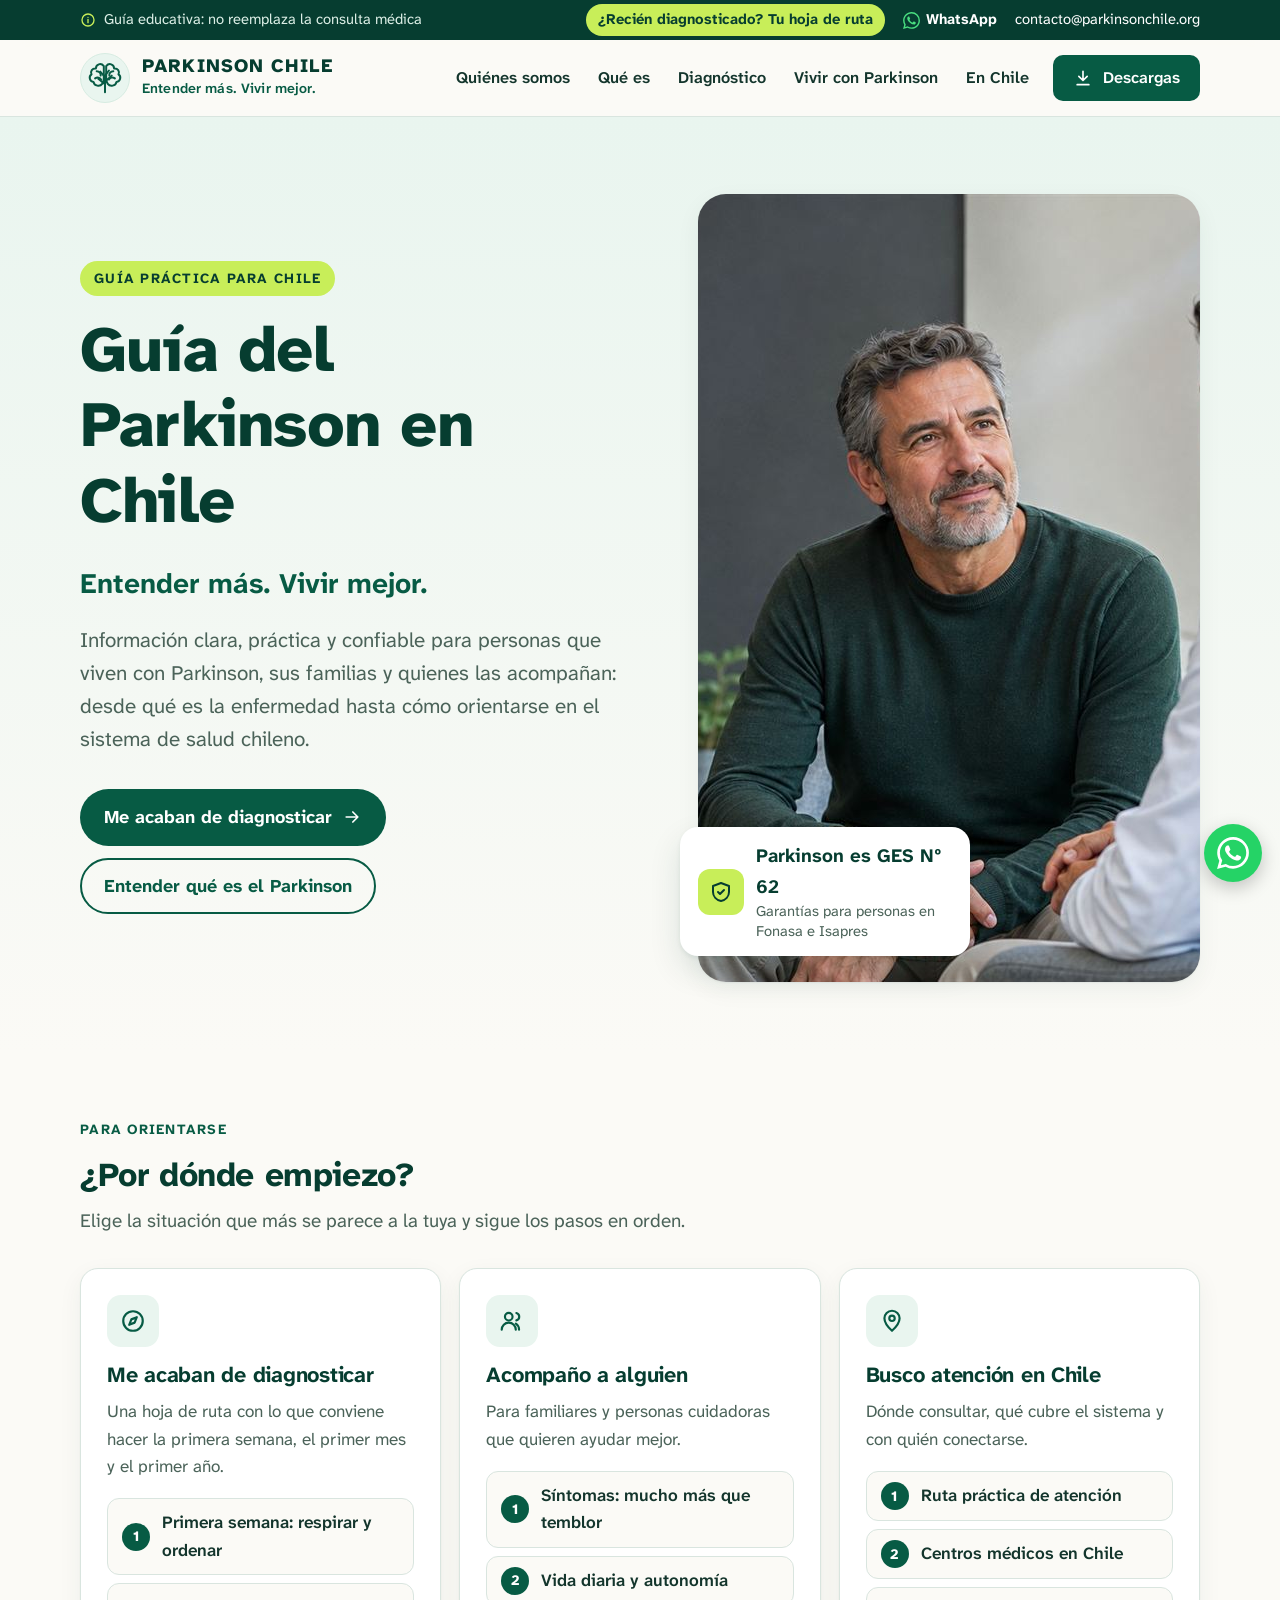
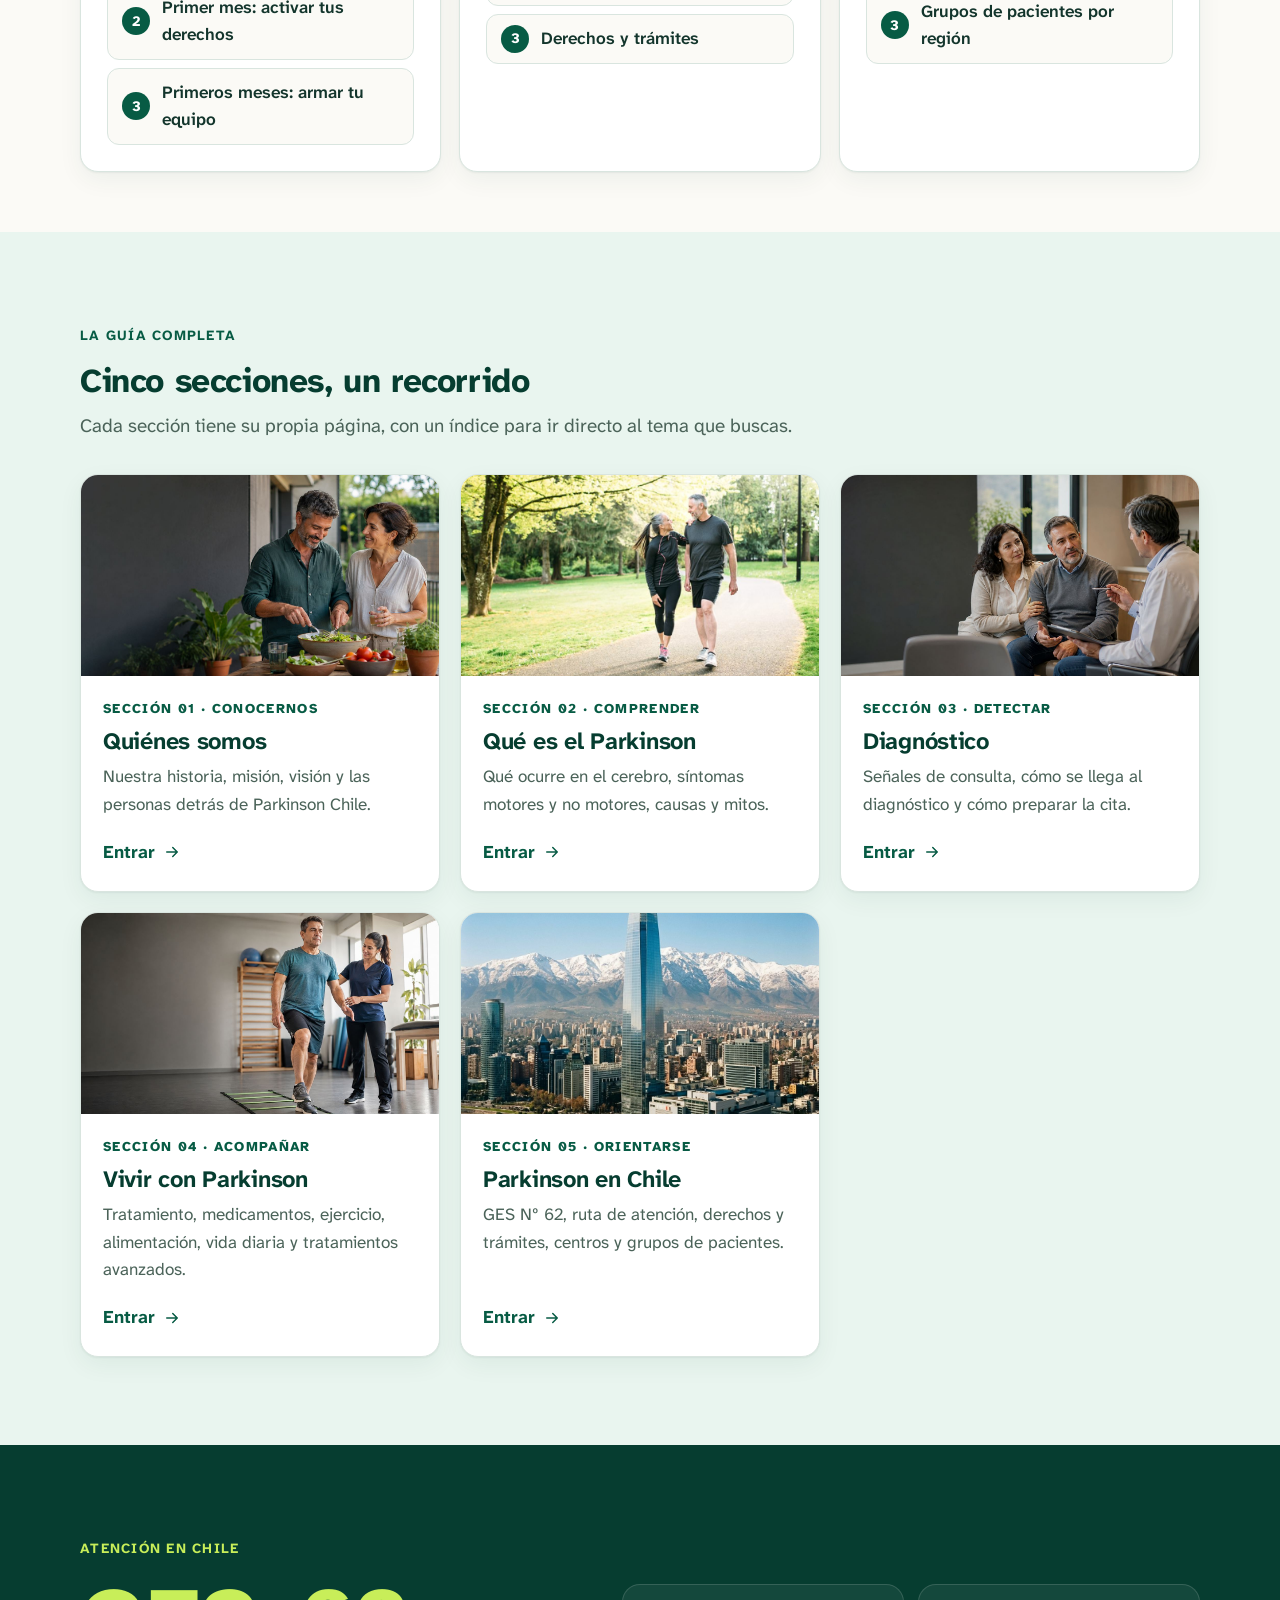
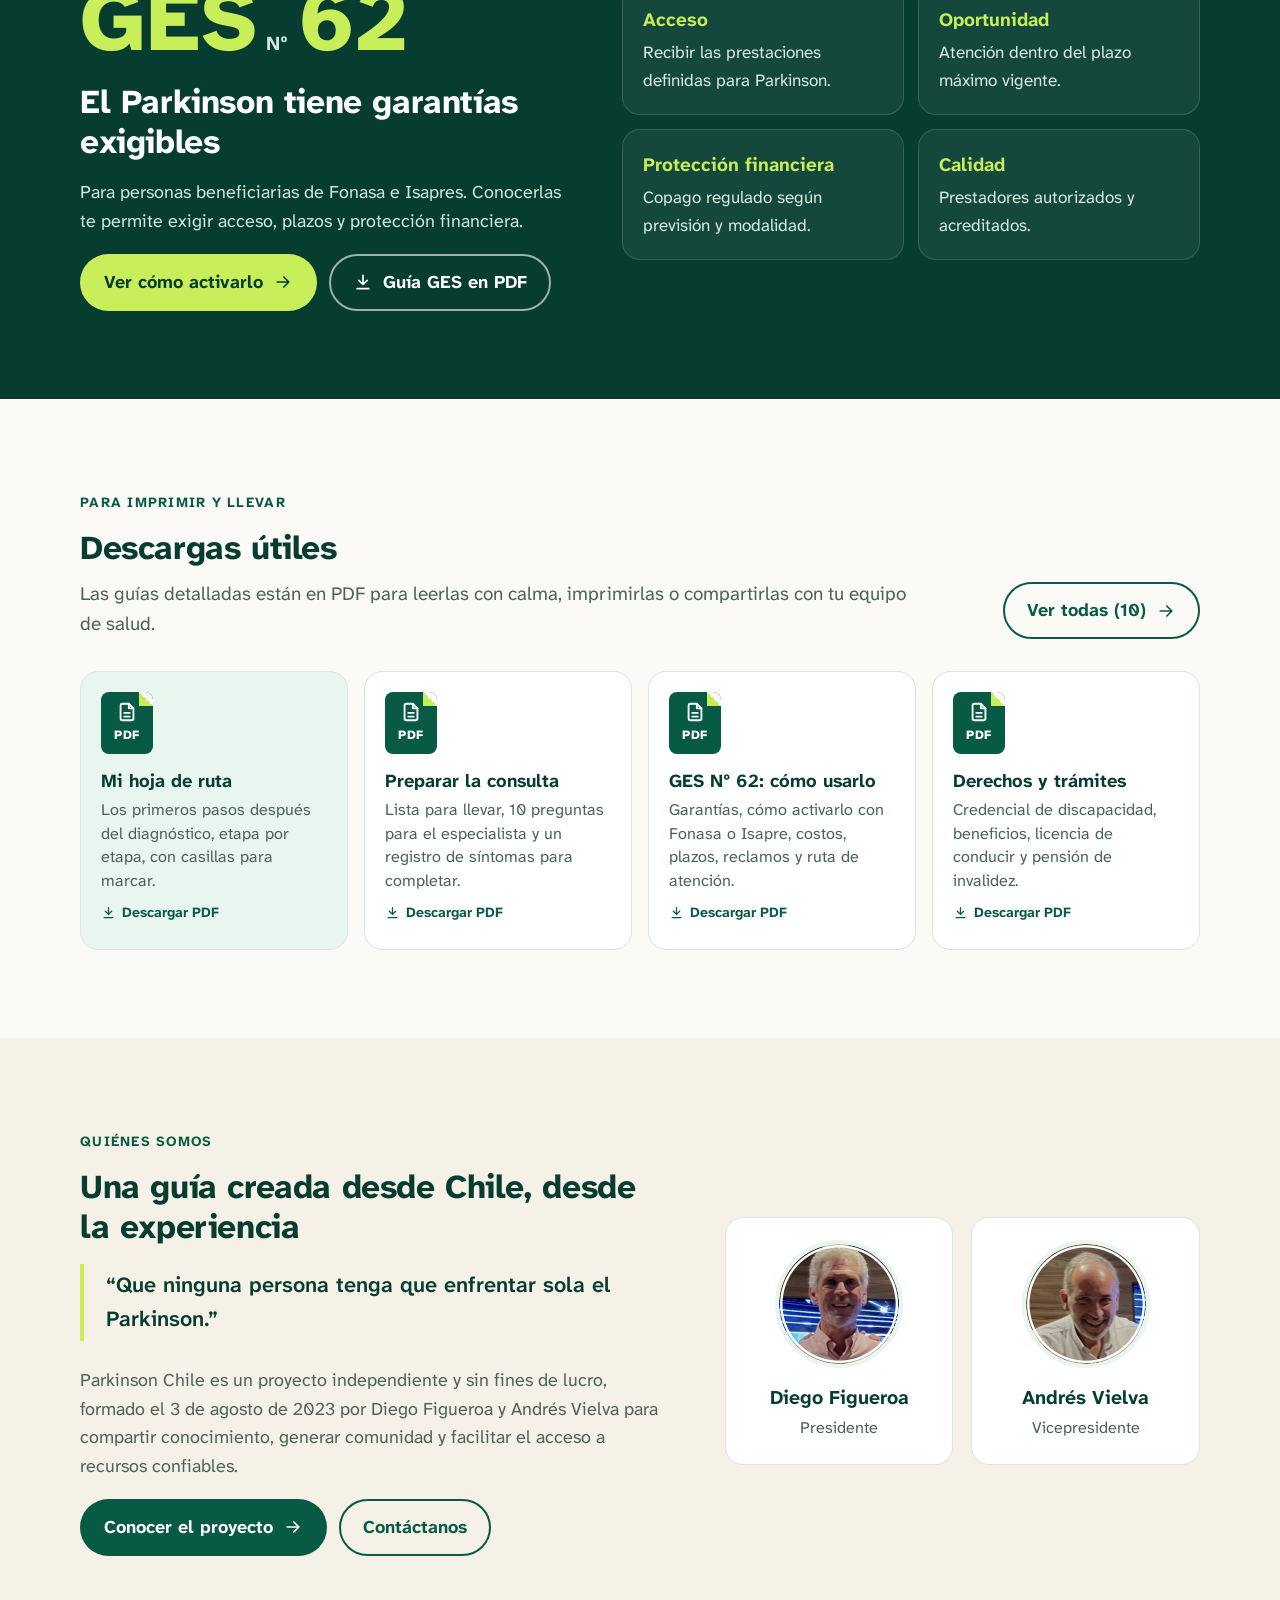
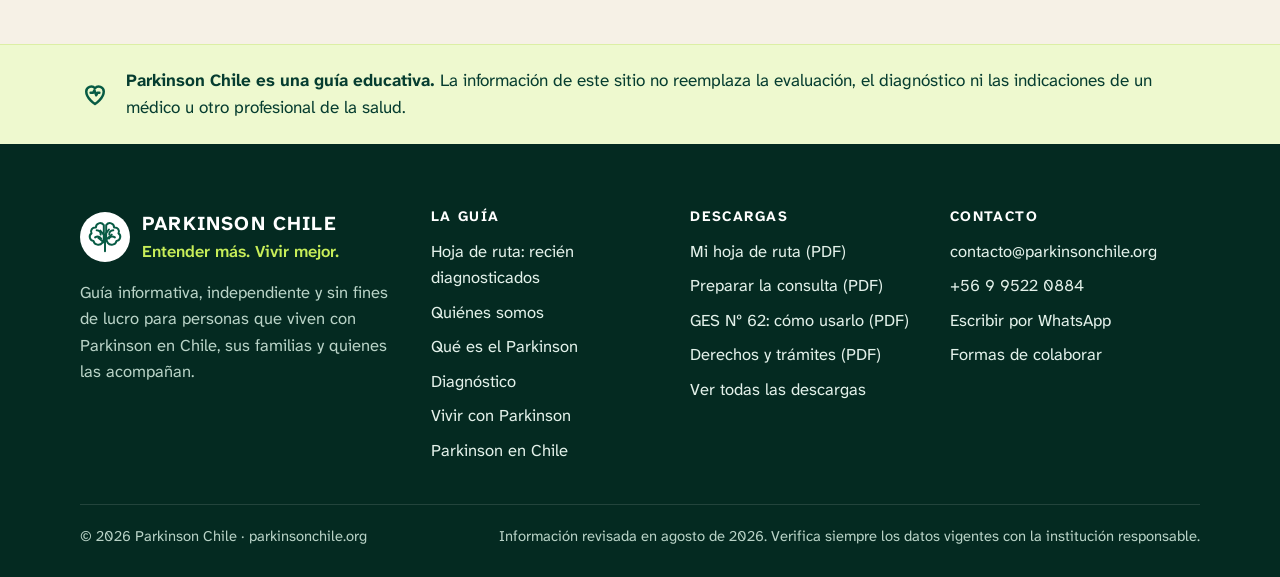
<file: sitio-nuevo/index.html>
<!doctype html>
<html lang="es-CL">
<head>
<meta charset="utf-8">
<meta name="viewport" content="width=device-width, initial-scale=1">
<title>Parkinson Chile — Guía del Parkinson en Chile</title>
<meta name="description" content="Guía clara, práctica y confiable sobre el Parkinson en Chile: qué es, diagnóstico, tratamiento, GES Nº 62, derechos, centros y recursos.">
<meta name="theme-color" content="#075b44">
<meta name="robots" content="noindex, nofollow">
<meta property="og:title" content="Parkinson Chile — Guía del Parkinson en Chile">
<meta property="og:description" content="Guía clara, práctica y confiable sobre el Parkinson en Chile: qué es, diagnóstico, tratamiento, GES Nº 62, derechos, centros y recursos.">
<meta property="og:type" content="website">
<meta property="og:locale" content="es_CL">
<link rel="icon" href="assets/img/brand-tree.svg" type="image/svg+xml">
<link rel="preconnect" href="https://fonts.googleapis.com">
<link rel="preconnect" href="https://fonts.gstatic.com" crossorigin>
<link href="https://fonts.googleapis.com/css2?family=Atkinson+Hyperlegible+Next:wght@400;600;700;800&display=swap" rel="stylesheet">
<link rel="stylesheet" href="css/site.css">
</head>
<body>

<a class="skip-link" href="#contenido">Saltar al contenido</a>
<div class="utility">
  <div class="container">
    <p class="utility__note" style="margin:0"><svg viewBox="0 0 24 24" fill="none" stroke="currentColor" stroke-width="2" stroke-linecap="round" stroke-linejoin="round" width="20" height="20" aria-hidden="true" ><circle cx="12" cy="12" r="9"/><path d="M12 11v5M12 8h.01"/></svg><span>Guía educativa<span class="long">: no reemplaza la consulta médica</span></span></p>
    <div class="utility__tools">
      <a class="utility__cta" href="hoja-de-ruta.html">¿Recién diagnosticado? <span class="long">Tu hoja de ruta</span></a>
      <a class="utility__wa" href="https://wa.me/56995220884" target="_blank" rel="noopener" aria-label="Escribir por WhatsApp"><svg viewBox="0 0 24 24" width="20" height="20" fill="currentColor" aria-hidden="true"><path d="M17.472 14.382c-.297-.149-1.758-.867-2.03-.967-.273-.099-.471-.148-.67.15-.197.297-.767.966-.94 1.164-.173.199-.347.223-.644.075-.297-.15-1.255-.463-2.39-1.475-.883-.788-1.48-1.761-1.653-2.059-.173-.297-.018-.458.13-.606.134-.133.298-.347.446-.52.149-.174.198-.298.298-.497.099-.198.05-.371-.025-.52-.075-.149-.669-1.612-.916-2.207-.242-.579-.487-.5-.669-.51-.173-.008-.371-.01-.57-.01-.198 0-.52.074-.792.372-.272.297-1.04 1.016-1.04 2.479 0 1.462 1.065 2.875 1.213 3.074.149.198 2.096 3.2 5.077 4.487.709.306 1.262.489 1.694.625.712.227 1.36.195 1.871.118.571-.085 1.758-.719 2.006-1.413.248-.694.248-1.289.173-1.413-.074-.124-.272-.198-.57-.347m-5.421 7.403h-.004a9.87 9.87 0 01-5.031-1.378l-.361-.214-3.741.982.998-3.648-.235-.374a9.86 9.86 0 01-1.51-5.26c.001-5.45 4.436-9.884 9.888-9.884 2.64 0 5.122 1.03 6.988 2.898a9.825 9.825 0 012.893 6.994c-.003 5.45-4.437 9.884-9.885 9.884m8.413-18.297A11.815 11.815 0 0012.05 0C5.495 0 .16 5.335.157 11.892c0 2.096.547 4.142 1.588 5.945L.057 24l6.305-1.654a11.882 11.882 0 005.683 1.448h.005c6.554 0 11.89-5.335 11.893-11.893a11.821 11.821 0 00-3.48-8.413Z"/></svg><span class="long">WhatsApp</span></a>
      <a href="mailto:contacto@parkinsonchile.org">contacto@parkinsonchile.org</a>
    </div>
  </div>
</div>
<header class="site-header">
  <div class="container">
    <a class="brand" href="index.html" aria-label="Parkinson Chile, ir al inicio">
      <span class="brand__mark"><img src="assets/img/brand-tree.svg" alt="" width="38" height="38"></span>
      <span class="brand__text"><strong>PARKINSON CHILE</strong><small>Entender más. Vivir mejor.</small></span>
    </a>
    <button class="menu-toggle" type="button" aria-expanded="false" aria-controls="menu-principal">
      <span class="ico-open"><svg viewBox="0 0 24 24" fill="none" stroke="currentColor" stroke-width="2" stroke-linecap="round" stroke-linejoin="round" width="20" height="20" aria-hidden="true" ><path d="M4 7h16M4 12h16M4 17h16"/></svg></span><span class="ico-close" style="display:none"><svg viewBox="0 0 24 24" fill="none" stroke="currentColor" stroke-width="2" stroke-linecap="round" stroke-linejoin="round" width="20" height="20" aria-hidden="true" ><path d="M6 6l12 12M18 6 6 18"/></svg></span><span class="label">Menú</span>
    </button>
    <nav class="main-nav" id="menu-principal" aria-label="Menú principal">
      <a href="quienes-somos.html">Quiénes somos</a><a href="que-es-el-parkinson.html">Qué es</a><a href="diagnostico.html">Diagnóstico</a><a href="vivir-con-parkinson.html">Vivir con Parkinson</a><a href="parkinson-en-chile.html">En Chile</a>
      <a class="btn btn--primary" href="descargas.html"><svg viewBox="0 0 24 24" fill="none" stroke="currentColor" stroke-width="2" stroke-linecap="round" stroke-linejoin="round" width="20" height="20" aria-hidden="true" ><path d="M12 4v11M7 10l5 5 5-5M5 20h14"/></svg>Descargas</a>
    </nav>
  </div>
</header>
<main id="contenido" tabindex="-1">

<section class="home-hero">
  <div class="container home-hero__grid">
    <div>
      <span class="eyebrow eyebrow--pill">Guía práctica para Chile</span>
      <h1>Guía del Parkinson en Chile</h1>
      <p class="motto">Entender más. Vivir mejor.</p>
      <p class="lead">Información clara, práctica y confiable para personas que viven con Parkinson, sus familias y quienes las acompañan: desde qué es la enfermedad hasta cómo orientarse en el sistema de salud chileno.</p>
      <div class="btn-row">
        <a class="btn btn--primary" href="hoja-de-ruta.html">Me acaban de diagnosticar<svg viewBox="0 0 24 24" fill="none" stroke="currentColor" stroke-width="2" stroke-linecap="round" stroke-linejoin="round" width="20" height="20" aria-hidden="true" ><path d="M5 12h14M13 6l6 6-6 6"/></svg></a>
        <a class="btn btn--ghost" href="que-es-el-parkinson.html">Entender qué es el Parkinson</a>
      </div>
    </div>
    <div class="home-hero__media">
      <img src="assets/img/tema-consulta.jpg" alt="Hombre de unos 55 años conversando con su médico en una consulta" width="1400" height="788">
      <div class="home-hero__badge"><span class="ico"><svg viewBox="0 0 24 24" fill="none" stroke="currentColor" stroke-width="2" stroke-linecap="round" stroke-linejoin="round" width="20" height="20" aria-hidden="true" ><path d="M12 3 4 6v6c0 4.5 3.4 8 8 9 4.6-1 8-4.5 8-9V6z"/><path d="m9 12 2 2 4-4"/></svg></span><span><strong>Parkinson es GES Nº 62</strong><small>Garantías para personas en Fonasa e Isapres</small></span></div>
    </div>
  </div>
</section>

<section class="section section--tight">
  <div class="container">
    <div class="section-head"><div><span class="eyebrow">Para orientarse</span><h2>¿Por dónde empiezo?</h2><p>Elige la situación que más se parece a la tuya y sigue los pasos en orden.</p></div></div>
    <div class="paths">
    <article class="path">
      <span class="path__icon"><svg viewBox="0 0 24 24" fill="none" stroke="currentColor" stroke-width="2" stroke-linecap="round" stroke-linejoin="round" width="20" height="20" aria-hidden="true" ><circle cx="12" cy="12" r="9"/><path d="m15.5 8.5-2 5-5 2 2-5z"/></svg></span>
      <h3>Me acaban de diagnosticar</h3>
      <p>Una hoja de ruta con lo que conviene hacer la primera semana, el primer mes y el primer año.</p>
      <ol><li><a href="hoja-de-ruta.html#semana">Primera semana: respirar y ordenar</a></li><li><a href="hoja-de-ruta.html#mes">Primer mes: activar tus derechos</a></li><li><a href="hoja-de-ruta.html#trimestre">Primeros meses: armar tu equipo</a></li></ol>
    </article>
    <article class="path">
      <span class="path__icon"><svg viewBox="0 0 24 24" fill="none" stroke="currentColor" stroke-width="2" stroke-linecap="round" stroke-linejoin="round" width="20" height="20" aria-hidden="true" ><circle cx="9" cy="8" r="3.5"/><path d="M2.5 20a6.5 6.5 0 0 1 13 0"/><path d="M16 4.6a3.5 3.5 0 0 1 0 6.8M18.5 20a6.5 6.5 0 0 0-3-5.5"/></svg></span>
      <h3>Acompaño a alguien</h3>
      <p>Para familiares y personas cuidadoras que quieren ayudar mejor.</p>
      <ol><li><a href="que-es-el-parkinson.html#sintomas">Síntomas: mucho más que temblor</a></li><li><a href="vivir-con-parkinson.html#vida-diaria">Vida diaria y autonomía</a></li><li><a href="parkinson-en-chile.html#derechos">Derechos y trámites</a></li></ol>
    </article>
    <article class="path">
      <span class="path__icon"><svg viewBox="0 0 24 24" fill="none" stroke="currentColor" stroke-width="2" stroke-linecap="round" stroke-linejoin="round" width="20" height="20" aria-hidden="true" ><path d="M12 21s-7-6.2-7-11.5a7 7 0 0 1 14 0C19 14.8 12 21 12 21z"/><circle cx="12" cy="9.5" r="2.5"/></svg></span>
      <h3>Busco atención en Chile</h3>
      <p>Dónde consultar, qué cubre el sistema y con quién conectarse.</p>
      <ol><li><a href="parkinson-en-chile.html#ruta">Ruta práctica de atención</a></li><li><a href="parkinson-en-chile.html#centros">Centros médicos en Chile</a></li><li><a href="parkinson-en-chile.html#grupos">Grupos de pacientes por región</a></li></ol>
    </article></div>
  </div>
</section>

<section class="section section--mint" id="temas">
  <div class="container">
    <div class="section-head"><div><span class="eyebrow">La guía completa</span><h2>Cinco secciones, un recorrido</h2><p>Cada sección tiene su propia página, con un índice para ir directo al tema que buscas.</p></div></div>
    <div class="topics">
    <a class="topic" href="quienes-somos.html">
      <span class="topic__img"><img src="assets/img/tema-vida.jpg" alt="" width="640" height="360" loading="lazy"></span>
      <span class="topic__body">
        <span class="topic__num">Sección 01 · Conocernos</span>
        <h3>Quiénes somos</h3>
        <p>Nuestra historia, misión, visión y las personas detrás de Parkinson Chile.</p>
        <span class="topic__more">Entrar<svg viewBox="0 0 24 24" fill="none" stroke="currentColor" stroke-width="2" stroke-linecap="round" stroke-linejoin="round" width="20" height="20" aria-hidden="true" ><path d="M5 12h14M13 6l6 6-6 6"/></svg></span>
      </span>
    </a>
    <a class="topic" href="que-es-el-parkinson.html">
      <span class="topic__img"><img src="assets/img/pareja-parque.jpg" alt="" width="640" height="360" loading="lazy"></span>
      <span class="topic__body">
        <span class="topic__num">Sección 02 · Comprender</span>
        <h3>Qué es el Parkinson</h3>
        <p>Qué ocurre en el cerebro, síntomas motores y no motores, causas y mitos.</p>
        <span class="topic__more">Entrar<svg viewBox="0 0 24 24" fill="none" stroke="currentColor" stroke-width="2" stroke-linecap="round" stroke-linejoin="round" width="20" height="20" aria-hidden="true" ><path d="M5 12h14M13 6l6 6-6 6"/></svg></span>
      </span>
    </a>
    <a class="topic" href="diagnostico.html">
      <span class="topic__img"><img src="assets/img/lamina-14.jpg" alt="" width="640" height="360" loading="lazy"></span>
      <span class="topic__body">
        <span class="topic__num">Sección 03 · Detectar</span>
        <h3>Diagnóstico</h3>
        <p>Señales de consulta, cómo se llega al diagnóstico y cómo preparar la cita.</p>
        <span class="topic__more">Entrar<svg viewBox="0 0 24 24" fill="none" stroke="currentColor" stroke-width="2" stroke-linecap="round" stroke-linejoin="round" width="20" height="20" aria-hidden="true" ><path d="M5 12h14M13 6l6 6-6 6"/></svg></span>
      </span>
    </a>
    <a class="topic" href="vivir-con-parkinson.html">
      <span class="topic__img"><img src="assets/img/lamina-13.jpg" alt="" width="640" height="360" loading="lazy"></span>
      <span class="topic__body">
        <span class="topic__num">Sección 04 · Acompañar</span>
        <h3>Vivir con Parkinson</h3>
        <p>Tratamiento, medicamentos, ejercicio, alimentación, vida diaria y tratamientos avanzados.</p>
        <span class="topic__more">Entrar<svg viewBox="0 0 24 24" fill="none" stroke="currentColor" stroke-width="2" stroke-linecap="round" stroke-linejoin="round" width="20" height="20" aria-hidden="true" ><path d="M5 12h14M13 6l6 6-6 6"/></svg></span>
      </span>
    </a>
    <a class="topic" href="parkinson-en-chile.html">
      <span class="topic__img"><img src="assets/img/tema-chile.jpg" alt="" width="640" height="360" loading="lazy"></span>
      <span class="topic__body">
        <span class="topic__num">Sección 05 · Orientarse</span>
        <h3>Parkinson en Chile</h3>
        <p>GES Nº 62, ruta de atención, derechos y trámites, centros y grupos de pacientes.</p>
        <span class="topic__more">Entrar<svg viewBox="0 0 24 24" fill="none" stroke="currentColor" stroke-width="2" stroke-linecap="round" stroke-linejoin="round" width="20" height="20" aria-hidden="true" ><path d="M5 12h14M13 6l6 6-6 6"/></svg></span>
      </span>
    </a></div>
  </div>
</section>

<section class="section section--deep">
  <div class="container ges-band">
    <div>
      <span class="eyebrow" style="color:var(--lime)">Atención en Chile</span>
      <p class="ges-band__num">GES <small>Nº</small> 62</p>
      <h2>El Parkinson tiene garantías exigibles</h2>
      <p style="color:#cfe7dc">Para personas beneficiarias de Fonasa e Isapres. Conocerlas te permite exigir acceso, plazos y protección financiera.</p>
      <div class="btn-row mt">
        <a class="btn btn--lime" href="parkinson-en-chile.html#ges">Ver cómo activarlo<svg viewBox="0 0 24 24" fill="none" stroke="currentColor" stroke-width="2" stroke-linecap="round" stroke-linejoin="round" width="20" height="20" aria-hidden="true" ><path d="M5 12h14M13 6l6 6-6 6"/></svg></a>
        <a class="btn btn--ghost-light" href="descargas/ges-62.pdf" download><svg viewBox="0 0 24 24" fill="none" stroke="currentColor" stroke-width="2" stroke-linecap="round" stroke-linejoin="round" width="20" height="20" aria-hidden="true" ><path d="M12 4v11M7 10l5 5 5-5M5 20h14"/></svg>Guía GES en PDF</a>
      </div>
    </div>
    <div class="guarantees"><div class="guarantee"><strong>Acceso</strong><p>Recibir las prestaciones definidas para Parkinson.</p></div><div class="guarantee"><strong>Oportunidad</strong><p>Atención dentro del plazo máximo vigente.</p></div><div class="guarantee"><strong>Protección financiera</strong><p>Copago regulado según previsión y modalidad.</p></div><div class="guarantee"><strong>Calidad</strong><p>Prestadores autorizados y acreditados.</p></div></div>
  </div>
</section>

<section class="section">
  <div class="container">
    <div class="section-head">
      <div><span class="eyebrow">Para imprimir y llevar</span><h2>Descargas útiles</h2><p>Las guías detalladas están en PDF para leerlas con calma, imprimirlas o compartirlas con tu equipo de salud.</p></div>
      <a class="btn btn--ghost" href="descargas.html">Ver todas (10)<svg viewBox="0 0 24 24" fill="none" stroke="currentColor" stroke-width="2" stroke-linecap="round" stroke-linejoin="round" width="20" height="20" aria-hidden="true" ><path d="M5 12h14M13 6l6 6-6 6"/></svg></a>
    </div>
    <div class="downloads downloads--4"><a class="dl dl--feature" href="descargas/hoja-de-ruta.pdf" download>
    <span class="dl__icon"><svg viewBox="0 0 24 24" fill="none" stroke="currentColor" stroke-width="2" stroke-linecap="round" stroke-linejoin="round" width="20" height="20" aria-hidden="true" ><path d="M14 3H7a2 2 0 0 0-2 2v14a2 2 0 0 0 2 2h10a2 2 0 0 0 2-2V8z"/><path d="M14 3v5h5M9 13h6M9 17h6"/></svg>PDF</span>
    <span><strong>Mi hoja de ruta</strong><p>Los primeros pasos después del diagnóstico, etapa por etapa, con casillas para marcar.</p><span class="meta"><svg viewBox="0 0 24 24" fill="none" stroke="currentColor" stroke-width="2" stroke-linecap="round" stroke-linejoin="round" width="20" height="20" aria-hidden="true" ><path d="M12 4v11M7 10l5 5 5-5M5 20h14"/></svg>Descargar PDF</span></span>
  </a><a class="dl " href="descargas/preparar-la-consulta.pdf" download>
    <span class="dl__icon"><svg viewBox="0 0 24 24" fill="none" stroke="currentColor" stroke-width="2" stroke-linecap="round" stroke-linejoin="round" width="20" height="20" aria-hidden="true" ><path d="M14 3H7a2 2 0 0 0-2 2v14a2 2 0 0 0 2 2h10a2 2 0 0 0 2-2V8z"/><path d="M14 3v5h5M9 13h6M9 17h6"/></svg>PDF</span>
    <span><strong>Preparar la consulta</strong><p>Lista para llevar, 10 preguntas para el especialista y un registro de síntomas para completar.</p><span class="meta"><svg viewBox="0 0 24 24" fill="none" stroke="currentColor" stroke-width="2" stroke-linecap="round" stroke-linejoin="round" width="20" height="20" aria-hidden="true" ><path d="M12 4v11M7 10l5 5 5-5M5 20h14"/></svg>Descargar PDF</span></span>
  </a><a class="dl " href="descargas/ges-62.pdf" download>
    <span class="dl__icon"><svg viewBox="0 0 24 24" fill="none" stroke="currentColor" stroke-width="2" stroke-linecap="round" stroke-linejoin="round" width="20" height="20" aria-hidden="true" ><path d="M14 3H7a2 2 0 0 0-2 2v14a2 2 0 0 0 2 2h10a2 2 0 0 0 2-2V8z"/><path d="M14 3v5h5M9 13h6M9 17h6"/></svg>PDF</span>
    <span><strong>GES Nº 62: cómo usarlo</strong><p>Garantías, cómo activarlo con Fonasa o Isapre, costos, plazos, reclamos y ruta de atención.</p><span class="meta"><svg viewBox="0 0 24 24" fill="none" stroke="currentColor" stroke-width="2" stroke-linecap="round" stroke-linejoin="round" width="20" height="20" aria-hidden="true" ><path d="M12 4v11M7 10l5 5 5-5M5 20h14"/></svg>Descargar PDF</span></span>
  </a><a class="dl " href="descargas/derechos-y-tramites.pdf" download>
    <span class="dl__icon"><svg viewBox="0 0 24 24" fill="none" stroke="currentColor" stroke-width="2" stroke-linecap="round" stroke-linejoin="round" width="20" height="20" aria-hidden="true" ><path d="M14 3H7a2 2 0 0 0-2 2v14a2 2 0 0 0 2 2h10a2 2 0 0 0 2-2V8z"/><path d="M14 3v5h5M9 13h6M9 17h6"/></svg>PDF</span>
    <span><strong>Derechos y trámites</strong><p>Credencial de discapacidad, beneficios, licencia de conducir y pensión de invalidez.</p><span class="meta"><svg viewBox="0 0 24 24" fill="none" stroke="currentColor" stroke-width="2" stroke-linecap="round" stroke-linejoin="round" width="20" height="20" aria-hidden="true" ><path d="M12 4v11M7 10l5 5 5-5M5 20h14"/></svg>Descargar PDF</span></span>
  </a></div>
  </div>
</section>

<section class="section section--sand">
  <div class="container about-teaser">
    <div>
      <span class="eyebrow">Quiénes somos</span>
      <h2>Una guía creada desde Chile, desde la experiencia</h2>
      <blockquote class="quote">“Que ninguna persona tenga que enfrentar sola el Parkinson.”</blockquote>
      <p class="muted">Parkinson Chile es un proyecto independiente y sin fines de lucro, formado el 3 de agosto de 2023 por Diego Figueroa y Andrés Vielva para compartir conocimiento, generar comunidad y facilitar el acceso a recursos confiables.</p>
      <div class="btn-row mt"><a class="btn btn--primary" href="quienes-somos.html">Conocer el proyecto<svg viewBox="0 0 24 24" fill="none" stroke="currentColor" stroke-width="2" stroke-linecap="round" stroke-linejoin="round" width="20" height="20" aria-hidden="true" ><path d="M5 12h14M13 6l6 6-6 6"/></svg></a><a class="btn btn--ghost" href="quienes-somos.html#contacto">Contáctanos</a></div>
    </div>
    <div class="founders">
      <div class="founder"><img src="assets/img/diego-figueroa.jpg" alt="Diego Figueroa" width="128" height="128" loading="lazy"><strong>Diego Figueroa</strong><span>Presidente</span></div>
      <div class="founder"><img src="assets/img/andres-vielva.jpg" alt="Andrés Vielva" width="128" height="128" loading="lazy"><strong>Andrés Vielva</strong><span>Vicepresidente</span></div>
    </div>
  </div>
</section>
</main>

<aside class="disclaimer" aria-label="Aviso importante">
  <div class="container"><svg viewBox="0 0 24 24" fill="none" stroke="currentColor" stroke-width="2" stroke-linecap="round" stroke-linejoin="round" width="20" height="20" aria-hidden="true" ><path d="M12 20s-7-4.4-7-10a4 4 0 0 1 7-2.6A4 4 0 0 1 19 10c0 5.6-7 10-7 10z"/><path d="M8.5 11h2l1-2 1.5 4 1-2h1.5"/></svg><p><strong>Parkinson Chile es una guía educativa.</strong> La información de este sitio no reemplaza la evaluación, el diagnóstico ni las indicaciones de un médico u otro profesional de la salud.</p></div>
</aside>
<footer class="site-footer">
  <div class="container">
    <div class="footer-grid">
      <div>
        <div class="footer-brand"><span class="brand__mark"><img src="assets/img/brand-tree.svg" alt="" width="38" height="38"></span><div><strong>PARKINSON CHILE</strong><span>Entender más. Vivir mejor.</span></div></div>
        <p>Guía informativa, independiente y sin fines de lucro para personas que viven con Parkinson en Chile, sus familias y quienes las acompañan.</p>
      </div>
      <div><h3>La guía</h3><ul><li><a href="hoja-de-ruta.html">Hoja de ruta: recién diagnosticados</a></li><li><a href="quienes-somos.html">Quiénes somos</a></li><li><a href="que-es-el-parkinson.html">Qué es el Parkinson</a></li><li><a href="diagnostico.html">Diagnóstico</a></li><li><a href="vivir-con-parkinson.html">Vivir con Parkinson</a></li><li><a href="parkinson-en-chile.html">Parkinson en Chile</a></li></ul></div>
      <div><h3>Descargas</h3><ul><li><a href="descargas/hoja-de-ruta.pdf" download>Mi hoja de ruta (PDF)</a></li><li><a href="descargas/preparar-la-consulta.pdf" download>Preparar la consulta (PDF)</a></li><li><a href="descargas/ges-62.pdf" download>GES Nº 62: cómo usarlo (PDF)</a></li><li><a href="descargas/derechos-y-tramites.pdf" download>Derechos y trámites (PDF)</a></li><li><a href="descargas.html">Ver todas las descargas</a></li></ul></div>
      <div><h3>Contacto</h3><ul>
        <li><a href="mailto:contacto@parkinsonchile.org">contacto@parkinsonchile.org</a></li>
        <li><a href="tel:+56995220884">+56 9 9522 0884</a></li>
        <li><a href="https://wa.me/56995220884" target="_blank" rel="noopener">Escribir por WhatsApp</a></li>
        <li><a href="quienes-somos.html#contacto">Formas de colaborar</a></li>
      </ul></div>
    </div>
    <div class="footer-bottom">
      <span>© 2026 Parkinson Chile · parkinsonchile.org</span>
      <span>Información revisada en agosto de 2026. Verifica siempre los datos vigentes con la institución responsable.</span>
    </div>
  </div>
</footer>
<div class="floaters">
  <a class="back-top" href="#contenido" aria-label="Volver al inicio de la página"><svg viewBox="0 0 24 24" fill="none" stroke="currentColor" stroke-width="2" stroke-linecap="round" stroke-linejoin="round" width="20" height="20" aria-hidden="true" ><path d="M12 19V5M6 11l6-6 6 6"/></svg></a>
  <a class="wa-float" href="https://wa.me/56995220884" target="_blank" rel="noopener" aria-label="Conversar por WhatsApp"><svg viewBox="0 0 24 24" width="20" height="20" fill="currentColor" aria-hidden="true"><path d="M17.472 14.382c-.297-.149-1.758-.867-2.03-.967-.273-.099-.471-.148-.67.15-.197.297-.767.966-.94 1.164-.173.199-.347.223-.644.075-.297-.15-1.255-.463-2.39-1.475-.883-.788-1.48-1.761-1.653-2.059-.173-.297-.018-.458.13-.606.134-.133.298-.347.446-.52.149-.174.198-.298.298-.497.099-.198.05-.371-.025-.52-.075-.149-.669-1.612-.916-2.207-.242-.579-.487-.5-.669-.51-.173-.008-.371-.01-.57-.01-.198 0-.52.074-.792.372-.272.297-1.04 1.016-1.04 2.479 0 1.462 1.065 2.875 1.213 3.074.149.198 2.096 3.2 5.077 4.487.709.306 1.262.489 1.694.625.712.227 1.36.195 1.871.118.571-.085 1.758-.719 2.006-1.413.248-.694.248-1.289.173-1.413-.074-.124-.272-.198-.57-.347m-5.421 7.403h-.004a9.87 9.87 0 01-5.031-1.378l-.361-.214-3.741.982.998-3.648-.235-.374a9.86 9.86 0 01-1.51-5.26c.001-5.45 4.436-9.884 9.888-9.884 2.64 0 5.122 1.03 6.988 2.898a9.825 9.825 0 012.893 6.994c-.003 5.45-4.437 9.884-9.885 9.884m8.413-18.297A11.815 11.815 0 0012.05 0C5.495 0 .16 5.335.157 11.892c0 2.096.547 4.142 1.588 5.945L.057 24l6.305-1.654a11.882 11.882 0 005.683 1.448h.005c6.554 0 11.89-5.335 11.893-11.893a11.821 11.821 0 00-3.48-8.413Z"/></svg></a>
</div>
<script src="js/site.js" defer></script>
</body>
</html>
</file>
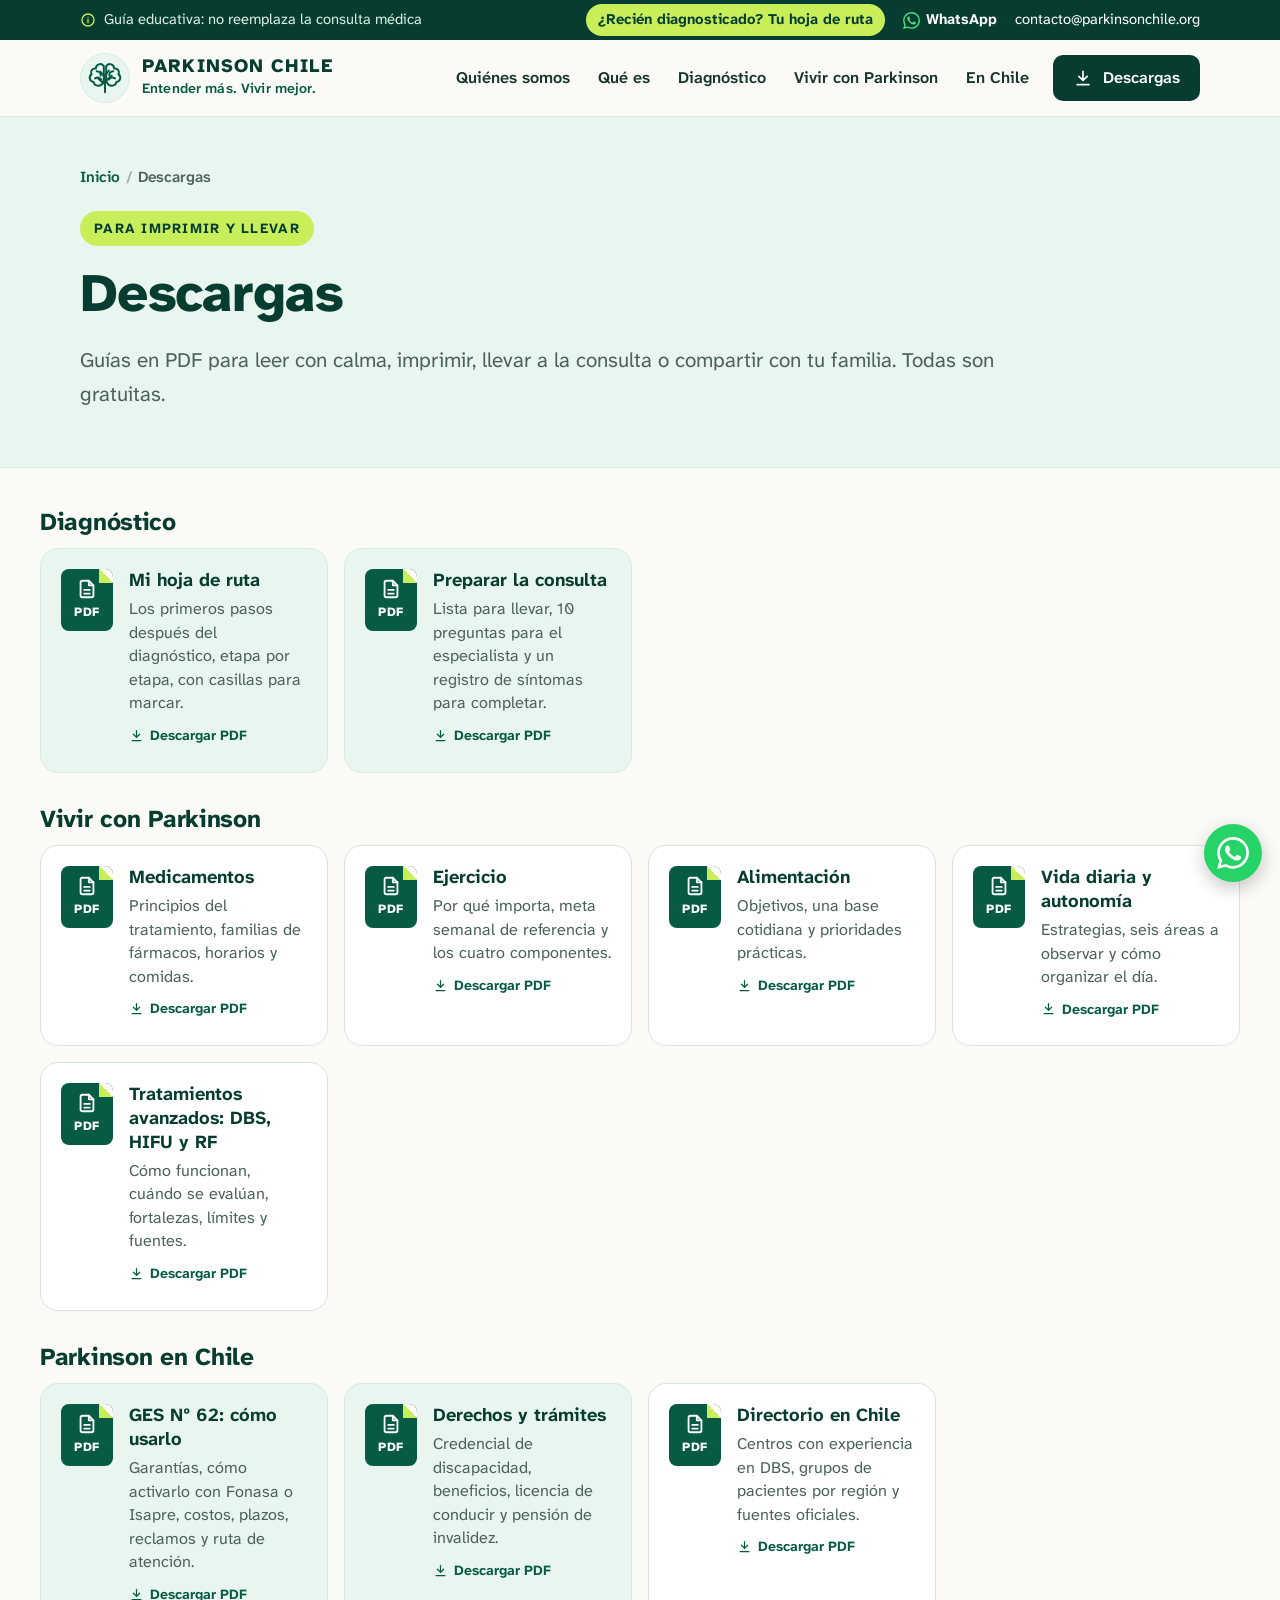
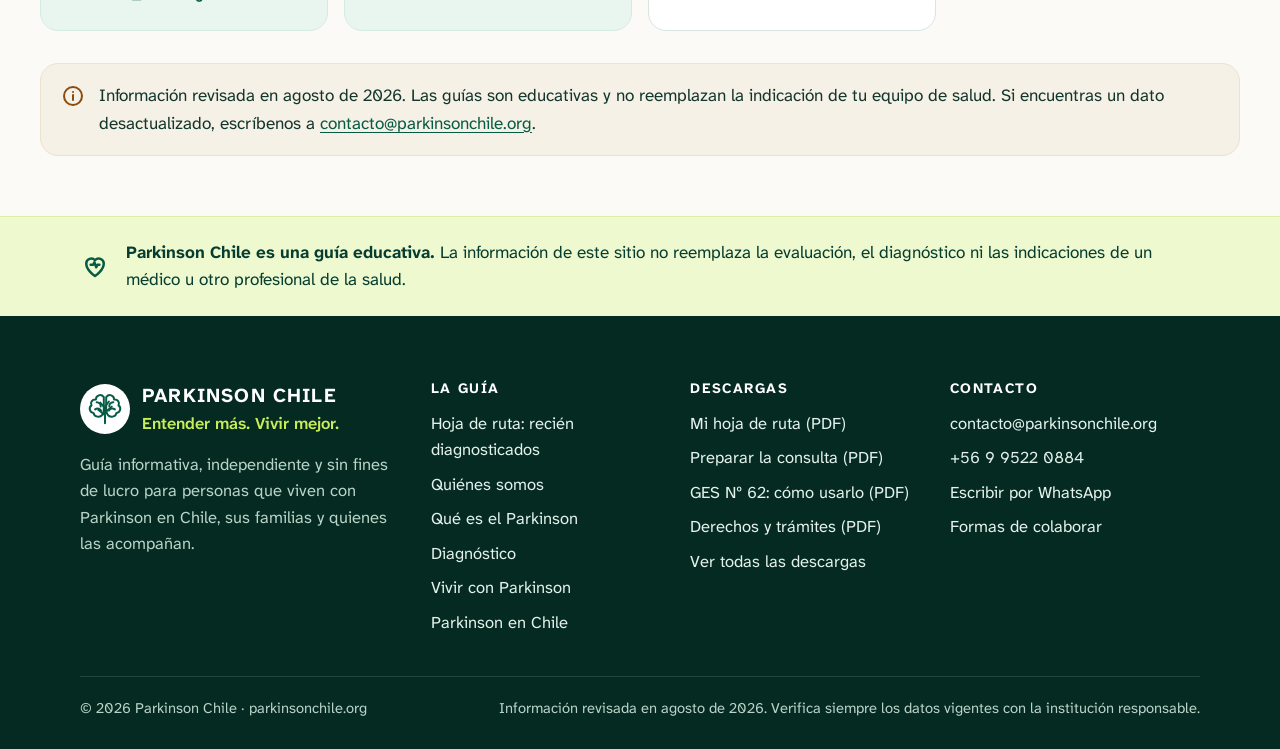
<file: sitio-nuevo/descargas.html>
<!doctype html>
<html lang="es-CL">
<head>
<meta charset="utf-8">
<meta name="viewport" content="width=device-width, initial-scale=1">
<title>Descargas | Parkinson Chile</title>
<meta name="description" content="Guías en PDF de Parkinson Chile: preparar la consulta, GES Nº 62, derechos y trámites, medicamentos, ejercicio, alimentación y más.">
<meta name="theme-color" content="#075b44">
<meta name="robots" content="noindex, nofollow">
<meta property="og:title" content="Descargas | Parkinson Chile">
<meta property="og:description" content="Guías en PDF de Parkinson Chile: preparar la consulta, GES Nº 62, derechos y trámites, medicamentos, ejercicio, alimentación y más.">
<meta property="og:type" content="website">
<meta property="og:locale" content="es_CL">
<link rel="icon" href="assets/img/brand-tree.svg" type="image/svg+xml">
<link rel="preconnect" href="https://fonts.googleapis.com">
<link rel="preconnect" href="https://fonts.gstatic.com" crossorigin>
<link href="https://fonts.googleapis.com/css2?family=Atkinson+Hyperlegible+Next:wght@400;600;700;800&display=swap" rel="stylesheet">
<link rel="stylesheet" href="css/site.css">
</head>
<body>

<a class="skip-link" href="#contenido">Saltar al contenido</a>
<div class="utility">
  <div class="container">
    <p class="utility__note" style="margin:0"><svg viewBox="0 0 24 24" fill="none" stroke="currentColor" stroke-width="2" stroke-linecap="round" stroke-linejoin="round" width="20" height="20" aria-hidden="true" ><circle cx="12" cy="12" r="9"/><path d="M12 11v5M12 8h.01"/></svg><span>Guía educativa<span class="long">: no reemplaza la consulta médica</span></span></p>
    <div class="utility__tools">
      <a class="utility__cta" href="hoja-de-ruta.html">¿Recién diagnosticado? <span class="long">Tu hoja de ruta</span></a>
      <a class="utility__wa" href="https://wa.me/56995220884" target="_blank" rel="noopener" aria-label="Escribir por WhatsApp"><svg viewBox="0 0 24 24" width="20" height="20" fill="currentColor" aria-hidden="true"><path d="M17.472 14.382c-.297-.149-1.758-.867-2.03-.967-.273-.099-.471-.148-.67.15-.197.297-.767.966-.94 1.164-.173.199-.347.223-.644.075-.297-.15-1.255-.463-2.39-1.475-.883-.788-1.48-1.761-1.653-2.059-.173-.297-.018-.458.13-.606.134-.133.298-.347.446-.52.149-.174.198-.298.298-.497.099-.198.05-.371-.025-.52-.075-.149-.669-1.612-.916-2.207-.242-.579-.487-.5-.669-.51-.173-.008-.371-.01-.57-.01-.198 0-.52.074-.792.372-.272.297-1.04 1.016-1.04 2.479 0 1.462 1.065 2.875 1.213 3.074.149.198 2.096 3.2 5.077 4.487.709.306 1.262.489 1.694.625.712.227 1.36.195 1.871.118.571-.085 1.758-.719 2.006-1.413.248-.694.248-1.289.173-1.413-.074-.124-.272-.198-.57-.347m-5.421 7.403h-.004a9.87 9.87 0 01-5.031-1.378l-.361-.214-3.741.982.998-3.648-.235-.374a9.86 9.86 0 01-1.51-5.26c.001-5.45 4.436-9.884 9.888-9.884 2.64 0 5.122 1.03 6.988 2.898a9.825 9.825 0 012.893 6.994c-.003 5.45-4.437 9.884-9.885 9.884m8.413-18.297A11.815 11.815 0 0012.05 0C5.495 0 .16 5.335.157 11.892c0 2.096.547 4.142 1.588 5.945L.057 24l6.305-1.654a11.882 11.882 0 005.683 1.448h.005c6.554 0 11.89-5.335 11.893-11.893a11.821 11.821 0 00-3.48-8.413Z"/></svg><span class="long">WhatsApp</span></a>
      <a href="mailto:contacto@parkinsonchile.org">contacto@parkinsonchile.org</a>
    </div>
  </div>
</div>
<header class="site-header">
  <div class="container">
    <a class="brand" href="index.html" aria-label="Parkinson Chile, ir al inicio">
      <span class="brand__mark"><img src="assets/img/brand-tree.svg" alt="" width="38" height="38"></span>
      <span class="brand__text"><strong>PARKINSON CHILE</strong><small>Entender más. Vivir mejor.</small></span>
    </a>
    <button class="menu-toggle" type="button" aria-expanded="false" aria-controls="menu-principal">
      <span class="ico-open"><svg viewBox="0 0 24 24" fill="none" stroke="currentColor" stroke-width="2" stroke-linecap="round" stroke-linejoin="round" width="20" height="20" aria-hidden="true" ><path d="M4 7h16M4 12h16M4 17h16"/></svg></span><span class="ico-close" style="display:none"><svg viewBox="0 0 24 24" fill="none" stroke="currentColor" stroke-width="2" stroke-linecap="round" stroke-linejoin="round" width="20" height="20" aria-hidden="true" ><path d="M6 6l12 12M18 6 6 18"/></svg></span><span class="label">Menú</span>
    </button>
    <nav class="main-nav" id="menu-principal" aria-label="Menú principal">
      <a href="quienes-somos.html">Quiénes somos</a><a href="que-es-el-parkinson.html">Qué es</a><a href="diagnostico.html">Diagnóstico</a><a href="vivir-con-parkinson.html">Vivir con Parkinson</a><a href="parkinson-en-chile.html">En Chile</a>
      <a class="btn btn--primary" href="descargas.html" aria-current="page"><svg viewBox="0 0 24 24" fill="none" stroke="currentColor" stroke-width="2" stroke-linecap="round" stroke-linejoin="round" width="20" height="20" aria-hidden="true" ><path d="M12 4v11M7 10l5 5 5-5M5 20h14"/></svg>Descargas</a>
    </nav>
  </div>
</header>
<main id="contenido" tabindex="-1">

<section class="page-hero">
  <div class="container">
    <nav aria-label="Ruta de navegación"><ol class="breadcrumb"><li><a href="index.html">Inicio</a></li><li aria-current="page">Descargas</li></ol></nav>
    <div class="page-hero__grid page-hero__grid--solo">
      <div>
        <span class="eyebrow eyebrow--pill">Para imprimir y llevar</span>
        <h1>Descargas</h1>
        <p class="lead">Guías en PDF para leer con calma, imprimir, llevar a la consulta o compartir con tu familia. Todas son gratuitas.</p>
        
      </div>
      
    </div>
  </div>
</section><div class="container section--tight" style="padding-top:8px">
    <div class="mt-l"><h2 style="font-size:1.35rem">Diagnóstico</h2><div class="downloads"><a class="dl dl--feature" href="descargas/hoja-de-ruta.pdf" download>
    <span class="dl__icon"><svg viewBox="0 0 24 24" fill="none" stroke="currentColor" stroke-width="2" stroke-linecap="round" stroke-linejoin="round" width="20" height="20" aria-hidden="true" ><path d="M14 3H7a2 2 0 0 0-2 2v14a2 2 0 0 0 2 2h10a2 2 0 0 0 2-2V8z"/><path d="M14 3v5h5M9 13h6M9 17h6"/></svg>PDF</span>
    <span><strong>Mi hoja de ruta</strong><p>Los primeros pasos después del diagnóstico, etapa por etapa, con casillas para marcar.</p><span class="meta"><svg viewBox="0 0 24 24" fill="none" stroke="currentColor" stroke-width="2" stroke-linecap="round" stroke-linejoin="round" width="20" height="20" aria-hidden="true" ><path d="M12 4v11M7 10l5 5 5-5M5 20h14"/></svg>Descargar PDF</span></span>
  </a><a class="dl dl--feature" href="descargas/preparar-la-consulta.pdf" download>
    <span class="dl__icon"><svg viewBox="0 0 24 24" fill="none" stroke="currentColor" stroke-width="2" stroke-linecap="round" stroke-linejoin="round" width="20" height="20" aria-hidden="true" ><path d="M14 3H7a2 2 0 0 0-2 2v14a2 2 0 0 0 2 2h10a2 2 0 0 0 2-2V8z"/><path d="M14 3v5h5M9 13h6M9 17h6"/></svg>PDF</span>
    <span><strong>Preparar la consulta</strong><p>Lista para llevar, 10 preguntas para el especialista y un registro de síntomas para completar.</p><span class="meta"><svg viewBox="0 0 24 24" fill="none" stroke="currentColor" stroke-width="2" stroke-linecap="round" stroke-linejoin="round" width="20" height="20" aria-hidden="true" ><path d="M12 4v11M7 10l5 5 5-5M5 20h14"/></svg>Descargar PDF</span></span>
  </a></div></div>
    <div class="mt-l"><h2 style="font-size:1.35rem">Vivir con Parkinson</h2><div class="downloads"><a class="dl " href="descargas/medicamentos.pdf" download>
    <span class="dl__icon"><svg viewBox="0 0 24 24" fill="none" stroke="currentColor" stroke-width="2" stroke-linecap="round" stroke-linejoin="round" width="20" height="20" aria-hidden="true" ><path d="M14 3H7a2 2 0 0 0-2 2v14a2 2 0 0 0 2 2h10a2 2 0 0 0 2-2V8z"/><path d="M14 3v5h5M9 13h6M9 17h6"/></svg>PDF</span>
    <span><strong>Medicamentos</strong><p>Principios del tratamiento, familias de fármacos, horarios y comidas.</p><span class="meta"><svg viewBox="0 0 24 24" fill="none" stroke="currentColor" stroke-width="2" stroke-linecap="round" stroke-linejoin="round" width="20" height="20" aria-hidden="true" ><path d="M12 4v11M7 10l5 5 5-5M5 20h14"/></svg>Descargar PDF</span></span>
  </a><a class="dl " href="descargas/ejercicio.pdf" download>
    <span class="dl__icon"><svg viewBox="0 0 24 24" fill="none" stroke="currentColor" stroke-width="2" stroke-linecap="round" stroke-linejoin="round" width="20" height="20" aria-hidden="true" ><path d="M14 3H7a2 2 0 0 0-2 2v14a2 2 0 0 0 2 2h10a2 2 0 0 0 2-2V8z"/><path d="M14 3v5h5M9 13h6M9 17h6"/></svg>PDF</span>
    <span><strong>Ejercicio</strong><p>Por qué importa, meta semanal de referencia y los cuatro componentes.</p><span class="meta"><svg viewBox="0 0 24 24" fill="none" stroke="currentColor" stroke-width="2" stroke-linecap="round" stroke-linejoin="round" width="20" height="20" aria-hidden="true" ><path d="M12 4v11M7 10l5 5 5-5M5 20h14"/></svg>Descargar PDF</span></span>
  </a><a class="dl " href="descargas/alimentacion.pdf" download>
    <span class="dl__icon"><svg viewBox="0 0 24 24" fill="none" stroke="currentColor" stroke-width="2" stroke-linecap="round" stroke-linejoin="round" width="20" height="20" aria-hidden="true" ><path d="M14 3H7a2 2 0 0 0-2 2v14a2 2 0 0 0 2 2h10a2 2 0 0 0 2-2V8z"/><path d="M14 3v5h5M9 13h6M9 17h6"/></svg>PDF</span>
    <span><strong>Alimentación</strong><p>Objetivos, una base cotidiana y prioridades prácticas.</p><span class="meta"><svg viewBox="0 0 24 24" fill="none" stroke="currentColor" stroke-width="2" stroke-linecap="round" stroke-linejoin="round" width="20" height="20" aria-hidden="true" ><path d="M12 4v11M7 10l5 5 5-5M5 20h14"/></svg>Descargar PDF</span></span>
  </a><a class="dl " href="descargas/vida-diaria.pdf" download>
    <span class="dl__icon"><svg viewBox="0 0 24 24" fill="none" stroke="currentColor" stroke-width="2" stroke-linecap="round" stroke-linejoin="round" width="20" height="20" aria-hidden="true" ><path d="M14 3H7a2 2 0 0 0-2 2v14a2 2 0 0 0 2 2h10a2 2 0 0 0 2-2V8z"/><path d="M14 3v5h5M9 13h6M9 17h6"/></svg>PDF</span>
    <span><strong>Vida diaria y autonomía</strong><p>Estrategias, seis áreas a observar y cómo organizar el día.</p><span class="meta"><svg viewBox="0 0 24 24" fill="none" stroke="currentColor" stroke-width="2" stroke-linecap="round" stroke-linejoin="round" width="20" height="20" aria-hidden="true" ><path d="M12 4v11M7 10l5 5 5-5M5 20h14"/></svg>Descargar PDF</span></span>
  </a><a class="dl " href="descargas/tratamientos-avanzados.pdf" download>
    <span class="dl__icon"><svg viewBox="0 0 24 24" fill="none" stroke="currentColor" stroke-width="2" stroke-linecap="round" stroke-linejoin="round" width="20" height="20" aria-hidden="true" ><path d="M14 3H7a2 2 0 0 0-2 2v14a2 2 0 0 0 2 2h10a2 2 0 0 0 2-2V8z"/><path d="M14 3v5h5M9 13h6M9 17h6"/></svg>PDF</span>
    <span><strong>Tratamientos avanzados: DBS, HIFU y RF</strong><p>Cómo funcionan, cuándo se evalúan, fortalezas, límites y fuentes.</p><span class="meta"><svg viewBox="0 0 24 24" fill="none" stroke="currentColor" stroke-width="2" stroke-linecap="round" stroke-linejoin="round" width="20" height="20" aria-hidden="true" ><path d="M12 4v11M7 10l5 5 5-5M5 20h14"/></svg>Descargar PDF</span></span>
  </a></div></div>
    <div class="mt-l"><h2 style="font-size:1.35rem">Parkinson en Chile</h2><div class="downloads"><a class="dl dl--feature" href="descargas/ges-62.pdf" download>
    <span class="dl__icon"><svg viewBox="0 0 24 24" fill="none" stroke="currentColor" stroke-width="2" stroke-linecap="round" stroke-linejoin="round" width="20" height="20" aria-hidden="true" ><path d="M14 3H7a2 2 0 0 0-2 2v14a2 2 0 0 0 2 2h10a2 2 0 0 0 2-2V8z"/><path d="M14 3v5h5M9 13h6M9 17h6"/></svg>PDF</span>
    <span><strong>GES Nº 62: cómo usarlo</strong><p>Garantías, cómo activarlo con Fonasa o Isapre, costos, plazos, reclamos y ruta de atención.</p><span class="meta"><svg viewBox="0 0 24 24" fill="none" stroke="currentColor" stroke-width="2" stroke-linecap="round" stroke-linejoin="round" width="20" height="20" aria-hidden="true" ><path d="M12 4v11M7 10l5 5 5-5M5 20h14"/></svg>Descargar PDF</span></span>
  </a><a class="dl dl--feature" href="descargas/derechos-y-tramites.pdf" download>
    <span class="dl__icon"><svg viewBox="0 0 24 24" fill="none" stroke="currentColor" stroke-width="2" stroke-linecap="round" stroke-linejoin="round" width="20" height="20" aria-hidden="true" ><path d="M14 3H7a2 2 0 0 0-2 2v14a2 2 0 0 0 2 2h10a2 2 0 0 0 2-2V8z"/><path d="M14 3v5h5M9 13h6M9 17h6"/></svg>PDF</span>
    <span><strong>Derechos y trámites</strong><p>Credencial de discapacidad, beneficios, licencia de conducir y pensión de invalidez.</p><span class="meta"><svg viewBox="0 0 24 24" fill="none" stroke="currentColor" stroke-width="2" stroke-linecap="round" stroke-linejoin="round" width="20" height="20" aria-hidden="true" ><path d="M12 4v11M7 10l5 5 5-5M5 20h14"/></svg>Descargar PDF</span></span>
  </a><a class="dl " href="descargas/directorio-chile.pdf" download>
    <span class="dl__icon"><svg viewBox="0 0 24 24" fill="none" stroke="currentColor" stroke-width="2" stroke-linecap="round" stroke-linejoin="round" width="20" height="20" aria-hidden="true" ><path d="M14 3H7a2 2 0 0 0-2 2v14a2 2 0 0 0 2 2h10a2 2 0 0 0 2-2V8z"/><path d="M14 3v5h5M9 13h6M9 17h6"/></svg>PDF</span>
    <span><strong>Directorio en Chile</strong><p>Centros con experiencia en DBS, grupos de pacientes por región y fuentes oficiales.</p><span class="meta"><svg viewBox="0 0 24 24" fill="none" stroke="currentColor" stroke-width="2" stroke-linecap="round" stroke-linejoin="round" width="20" height="20" aria-hidden="true" ><path d="M12 4v11M7 10l5 5 5-5M5 20h14"/></svg>Descargar PDF</span></span>
  </a></div></div>
      <div class="note mt-l"><svg viewBox="0 0 24 24" fill="none" stroke="currentColor" stroke-width="2" stroke-linecap="round" stroke-linejoin="round" width="20" height="20" aria-hidden="true" ><circle cx="12" cy="12" r="9"/><path d="M12 11v5M12 8h.01"/></svg><p>Información revisada en agosto de 2026. Las guías son educativas y no reemplazan la indicación de tu equipo de salud. Si encuentras un dato desactualizado, escríbenos a <a href="mailto:contacto@parkinsonchile.org">contacto@parkinsonchile.org</a>.</p></div>
    </div>
</main>

<aside class="disclaimer" aria-label="Aviso importante">
  <div class="container"><svg viewBox="0 0 24 24" fill="none" stroke="currentColor" stroke-width="2" stroke-linecap="round" stroke-linejoin="round" width="20" height="20" aria-hidden="true" ><path d="M12 20s-7-4.4-7-10a4 4 0 0 1 7-2.6A4 4 0 0 1 19 10c0 5.6-7 10-7 10z"/><path d="M8.5 11h2l1-2 1.5 4 1-2h1.5"/></svg><p><strong>Parkinson Chile es una guía educativa.</strong> La información de este sitio no reemplaza la evaluación, el diagnóstico ni las indicaciones de un médico u otro profesional de la salud.</p></div>
</aside>
<footer class="site-footer">
  <div class="container">
    <div class="footer-grid">
      <div>
        <div class="footer-brand"><span class="brand__mark"><img src="assets/img/brand-tree.svg" alt="" width="38" height="38"></span><div><strong>PARKINSON CHILE</strong><span>Entender más. Vivir mejor.</span></div></div>
        <p>Guía informativa, independiente y sin fines de lucro para personas que viven con Parkinson en Chile, sus familias y quienes las acompañan.</p>
      </div>
      <div><h3>La guía</h3><ul><li><a href="hoja-de-ruta.html">Hoja de ruta: recién diagnosticados</a></li><li><a href="quienes-somos.html">Quiénes somos</a></li><li><a href="que-es-el-parkinson.html">Qué es el Parkinson</a></li><li><a href="diagnostico.html">Diagnóstico</a></li><li><a href="vivir-con-parkinson.html">Vivir con Parkinson</a></li><li><a href="parkinson-en-chile.html">Parkinson en Chile</a></li></ul></div>
      <div><h3>Descargas</h3><ul><li><a href="descargas/hoja-de-ruta.pdf" download>Mi hoja de ruta (PDF)</a></li><li><a href="descargas/preparar-la-consulta.pdf" download>Preparar la consulta (PDF)</a></li><li><a href="descargas/ges-62.pdf" download>GES Nº 62: cómo usarlo (PDF)</a></li><li><a href="descargas/derechos-y-tramites.pdf" download>Derechos y trámites (PDF)</a></li><li><a href="descargas.html">Ver todas las descargas</a></li></ul></div>
      <div><h3>Contacto</h3><ul>
        <li><a href="mailto:contacto@parkinsonchile.org">contacto@parkinsonchile.org</a></li>
        <li><a href="tel:+56995220884">+56 9 9522 0884</a></li>
        <li><a href="https://wa.me/56995220884" target="_blank" rel="noopener">Escribir por WhatsApp</a></li>
        <li><a href="quienes-somos.html#contacto">Formas de colaborar</a></li>
      </ul></div>
    </div>
    <div class="footer-bottom">
      <span>© 2026 Parkinson Chile · parkinsonchile.org</span>
      <span>Información revisada en agosto de 2026. Verifica siempre los datos vigentes con la institución responsable.</span>
    </div>
  </div>
</footer>
<div class="floaters">
  <a class="back-top" href="#contenido" aria-label="Volver al inicio de la página"><svg viewBox="0 0 24 24" fill="none" stroke="currentColor" stroke-width="2" stroke-linecap="round" stroke-linejoin="round" width="20" height="20" aria-hidden="true" ><path d="M12 19V5M6 11l6-6 6 6"/></svg></a>
  <a class="wa-float" href="https://wa.me/56995220884" target="_blank" rel="noopener" aria-label="Conversar por WhatsApp"><svg viewBox="0 0 24 24" width="20" height="20" fill="currentColor" aria-hidden="true"><path d="M17.472 14.382c-.297-.149-1.758-.867-2.03-.967-.273-.099-.471-.148-.67.15-.197.297-.767.966-.94 1.164-.173.199-.347.223-.644.075-.297-.15-1.255-.463-2.39-1.475-.883-.788-1.48-1.761-1.653-2.059-.173-.297-.018-.458.13-.606.134-.133.298-.347.446-.52.149-.174.198-.298.298-.497.099-.198.05-.371-.025-.52-.075-.149-.669-1.612-.916-2.207-.242-.579-.487-.5-.669-.51-.173-.008-.371-.01-.57-.01-.198 0-.52.074-.792.372-.272.297-1.04 1.016-1.04 2.479 0 1.462 1.065 2.875 1.213 3.074.149.198 2.096 3.2 5.077 4.487.709.306 1.262.489 1.694.625.712.227 1.36.195 1.871.118.571-.085 1.758-.719 2.006-1.413.248-.694.248-1.289.173-1.413-.074-.124-.272-.198-.57-.347m-5.421 7.403h-.004a9.87 9.87 0 01-5.031-1.378l-.361-.214-3.741.982.998-3.648-.235-.374a9.86 9.86 0 01-1.51-5.26c.001-5.45 4.436-9.884 9.888-9.884 2.64 0 5.122 1.03 6.988 2.898a9.825 9.825 0 012.893 6.994c-.003 5.45-4.437 9.884-9.885 9.884m8.413-18.297A11.815 11.815 0 0012.05 0C5.495 0 .16 5.335.157 11.892c0 2.096.547 4.142 1.588 5.945L.057 24l6.305-1.654a11.882 11.882 0 005.683 1.448h.005c6.554 0 11.89-5.335 11.893-11.893a11.821 11.821 0 00-3.48-8.413Z"/></svg></a>
</div>
<script src="js/site.js" defer></script>
</body>
</html>
</file>
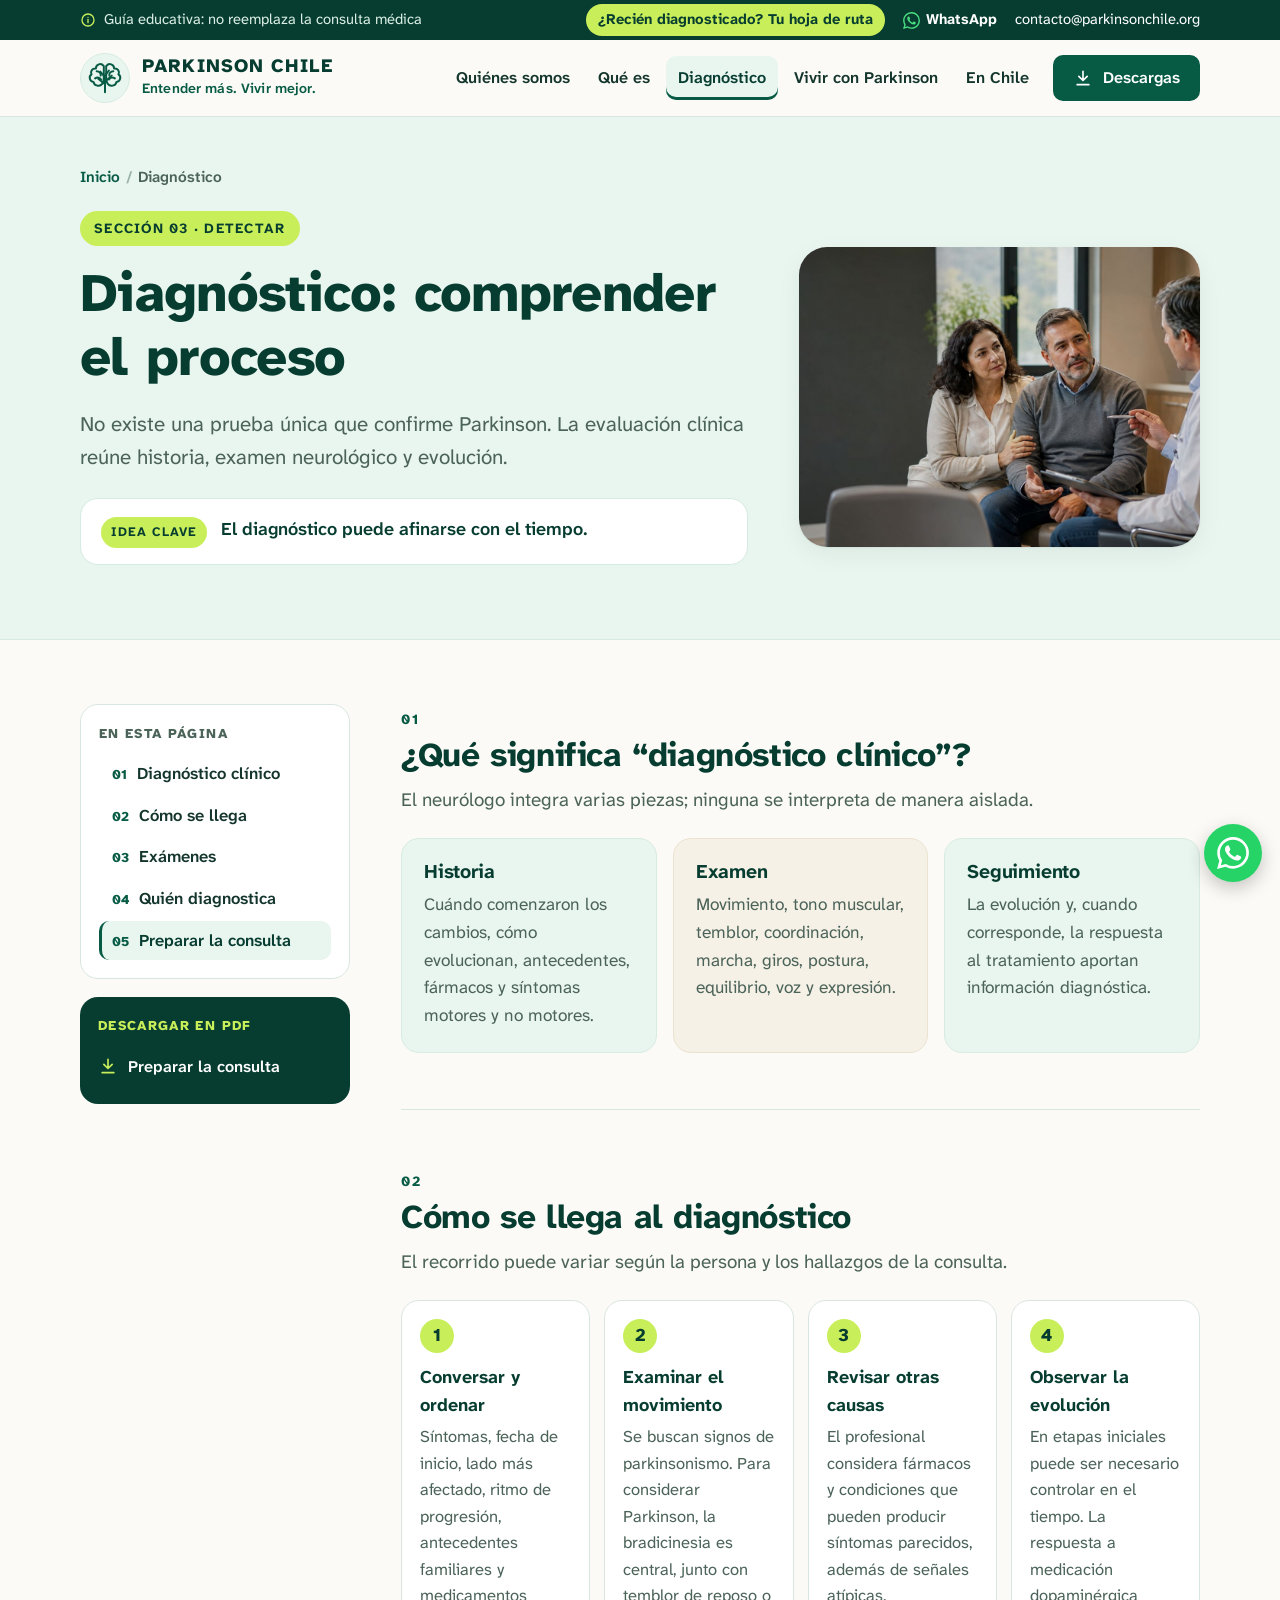
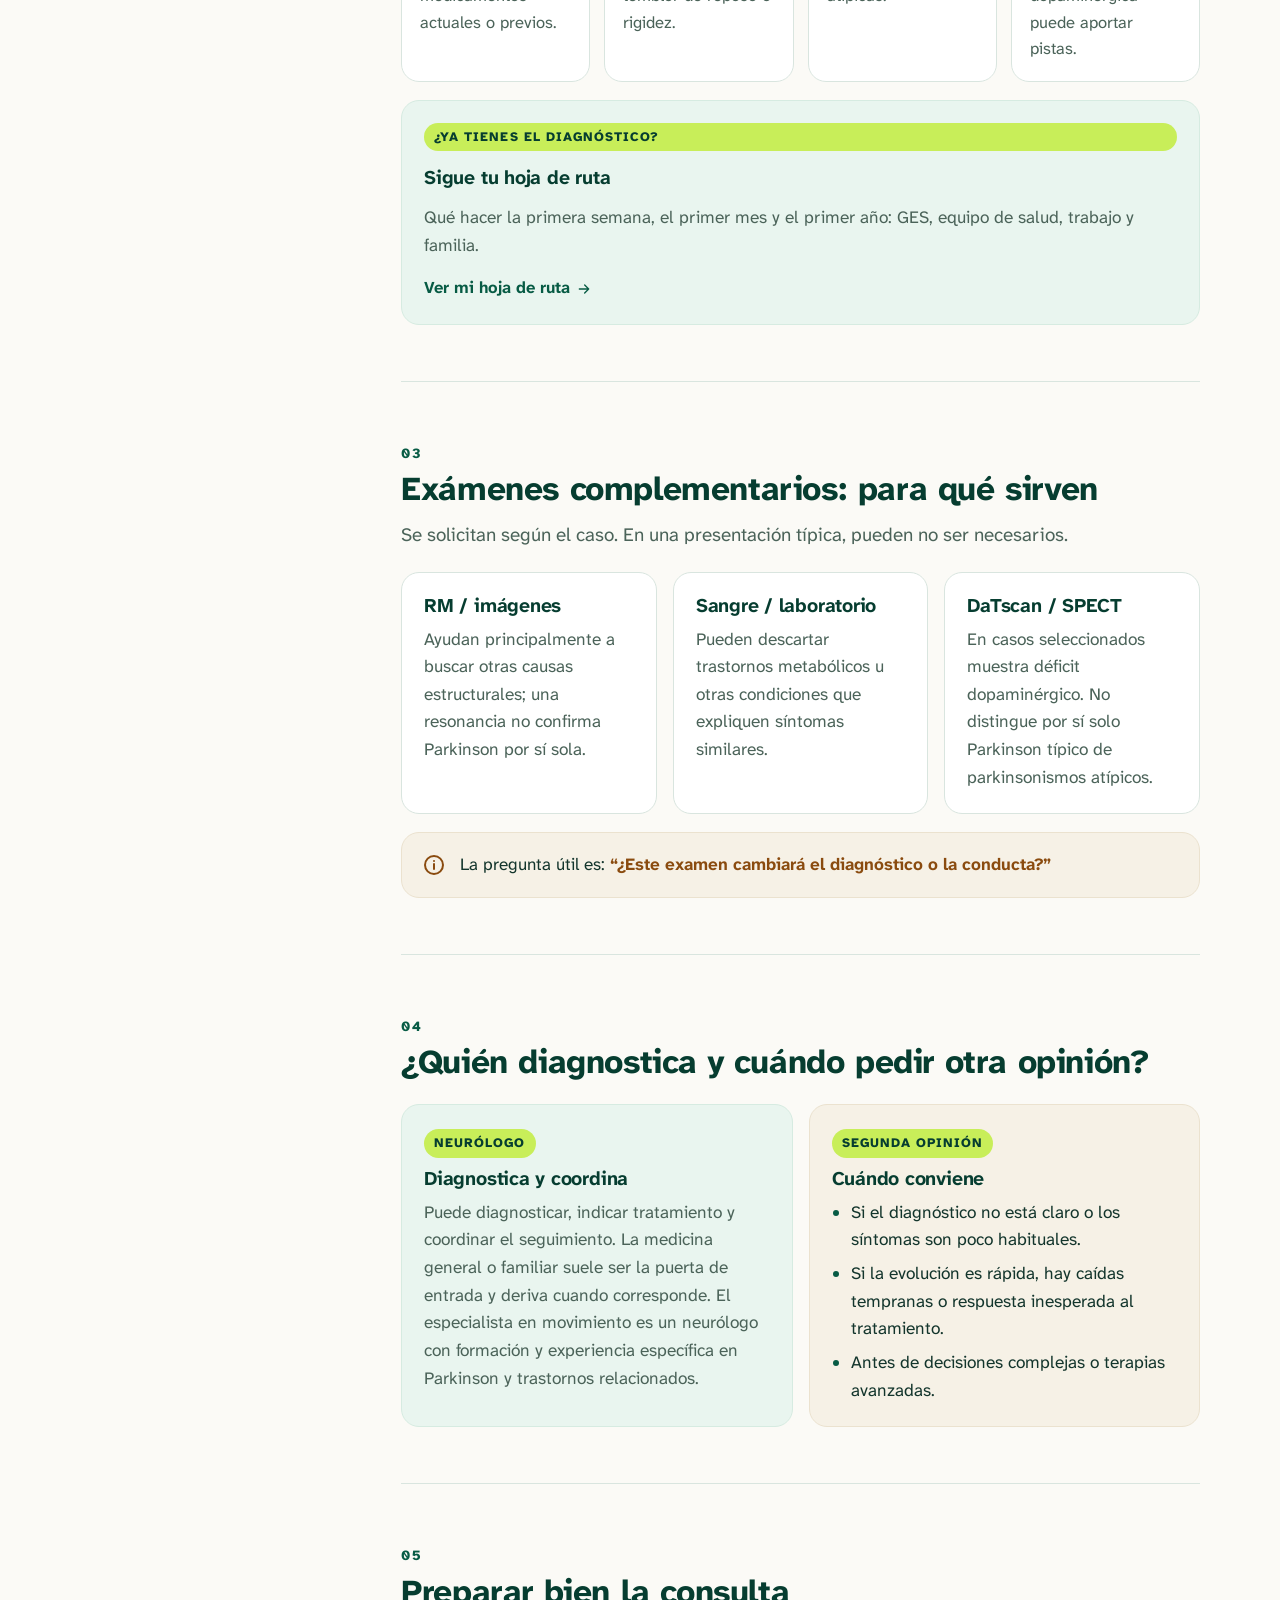
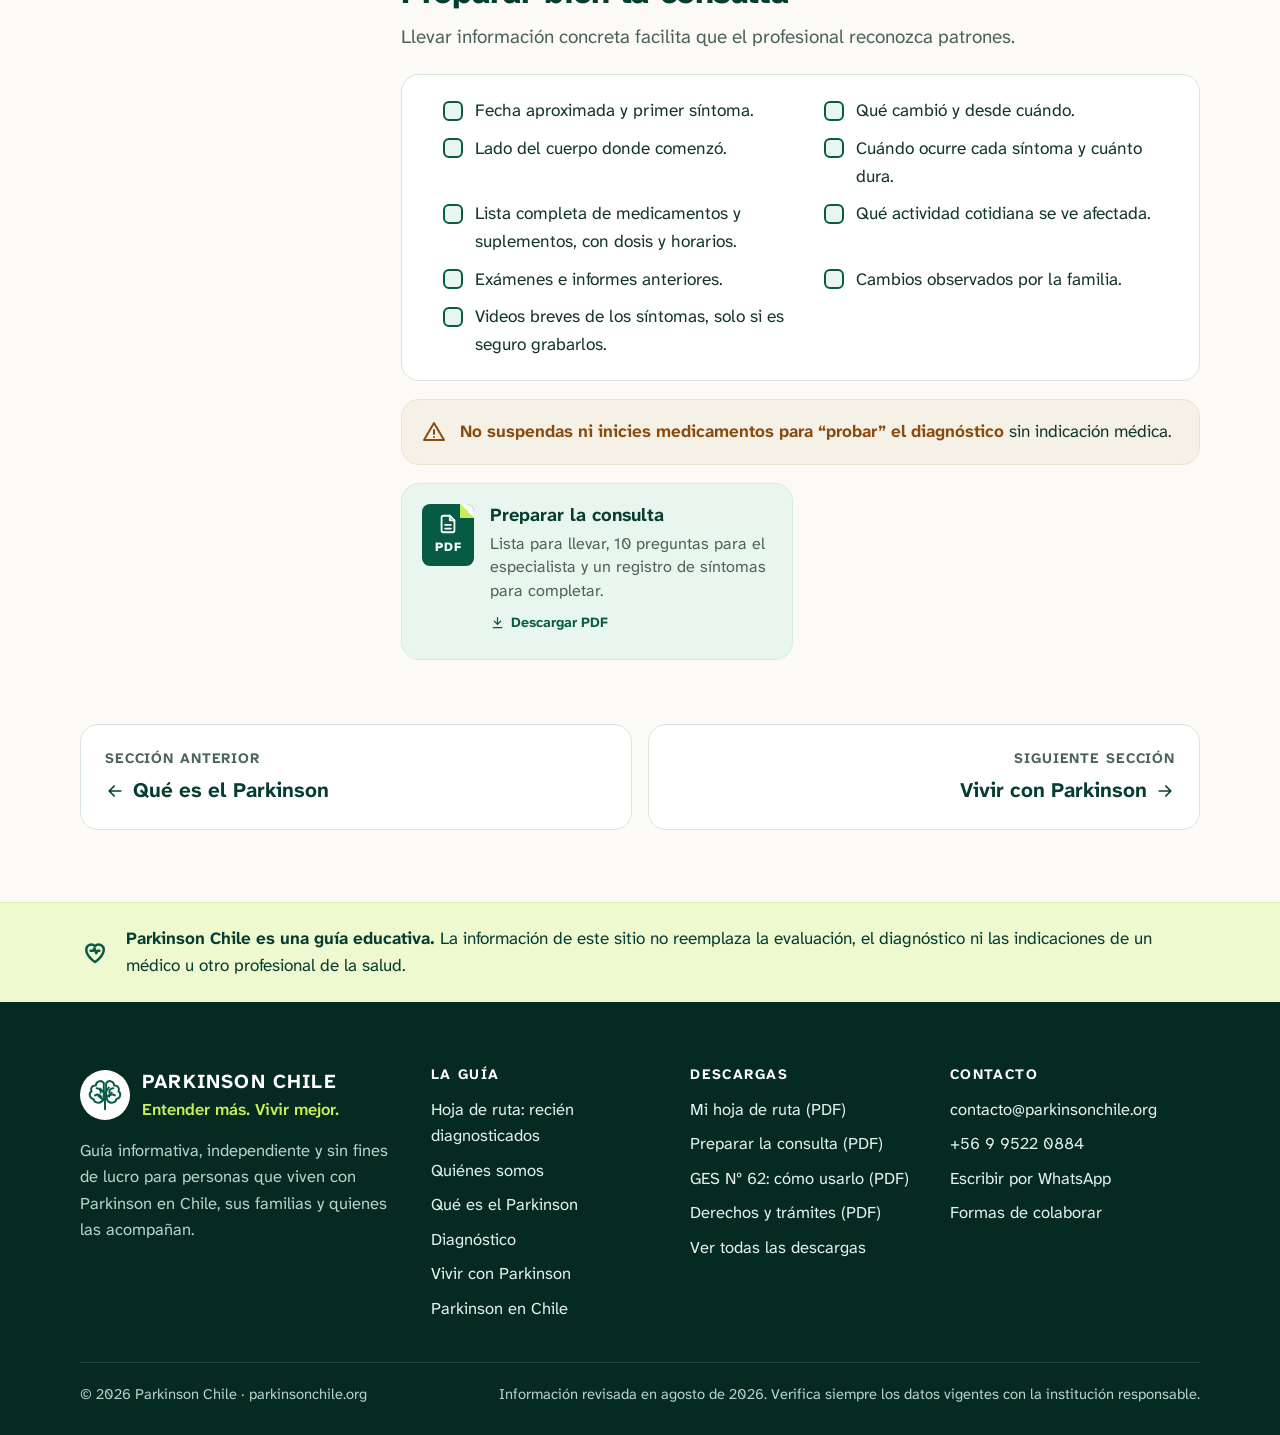
<file: sitio-nuevo/diagnostico.html>
<!doctype html>
<html lang="es-CL">
<head>
<meta charset="utf-8">
<meta name="viewport" content="width=device-width, initial-scale=1">
<title>Diagnóstico | Parkinson Chile</title>
<meta name="description" content="Cómo se diagnostica el Parkinson, para qué sirven los exámenes, cuándo pedir otra opinión y cómo preparar la consulta.">
<meta name="theme-color" content="#075b44">
<meta name="robots" content="noindex, nofollow">
<meta property="og:title" content="Diagnóstico | Parkinson Chile">
<meta property="og:description" content="Cómo se diagnostica el Parkinson, para qué sirven los exámenes, cuándo pedir otra opinión y cómo preparar la consulta.">
<meta property="og:type" content="website">
<meta property="og:locale" content="es_CL">
<link rel="icon" href="assets/img/brand-tree.svg" type="image/svg+xml">
<link rel="preconnect" href="https://fonts.googleapis.com">
<link rel="preconnect" href="https://fonts.gstatic.com" crossorigin>
<link href="https://fonts.googleapis.com/css2?family=Atkinson+Hyperlegible+Next:wght@400;600;700;800&display=swap" rel="stylesheet">
<link rel="stylesheet" href="css/site.css">
</head>
<body>

<a class="skip-link" href="#contenido">Saltar al contenido</a>
<div class="utility">
  <div class="container">
    <p class="utility__note" style="margin:0"><svg viewBox="0 0 24 24" fill="none" stroke="currentColor" stroke-width="2" stroke-linecap="round" stroke-linejoin="round" width="20" height="20" aria-hidden="true" ><circle cx="12" cy="12" r="9"/><path d="M12 11v5M12 8h.01"/></svg><span>Guía educativa<span class="long">: no reemplaza la consulta médica</span></span></p>
    <div class="utility__tools">
      <a class="utility__cta" href="hoja-de-ruta.html">¿Recién diagnosticado? <span class="long">Tu hoja de ruta</span></a>
      <a class="utility__wa" href="https://wa.me/56995220884" target="_blank" rel="noopener" aria-label="Escribir por WhatsApp"><svg viewBox="0 0 24 24" width="20" height="20" fill="currentColor" aria-hidden="true"><path d="M17.472 14.382c-.297-.149-1.758-.867-2.03-.967-.273-.099-.471-.148-.67.15-.197.297-.767.966-.94 1.164-.173.199-.347.223-.644.075-.297-.15-1.255-.463-2.39-1.475-.883-.788-1.48-1.761-1.653-2.059-.173-.297-.018-.458.13-.606.134-.133.298-.347.446-.52.149-.174.198-.298.298-.497.099-.198.05-.371-.025-.52-.075-.149-.669-1.612-.916-2.207-.242-.579-.487-.5-.669-.51-.173-.008-.371-.01-.57-.01-.198 0-.52.074-.792.372-.272.297-1.04 1.016-1.04 2.479 0 1.462 1.065 2.875 1.213 3.074.149.198 2.096 3.2 5.077 4.487.709.306 1.262.489 1.694.625.712.227 1.36.195 1.871.118.571-.085 1.758-.719 2.006-1.413.248-.694.248-1.289.173-1.413-.074-.124-.272-.198-.57-.347m-5.421 7.403h-.004a9.87 9.87 0 01-5.031-1.378l-.361-.214-3.741.982.998-3.648-.235-.374a9.86 9.86 0 01-1.51-5.26c.001-5.45 4.436-9.884 9.888-9.884 2.64 0 5.122 1.03 6.988 2.898a9.825 9.825 0 012.893 6.994c-.003 5.45-4.437 9.884-9.885 9.884m8.413-18.297A11.815 11.815 0 0012.05 0C5.495 0 .16 5.335.157 11.892c0 2.096.547 4.142 1.588 5.945L.057 24l6.305-1.654a11.882 11.882 0 005.683 1.448h.005c6.554 0 11.89-5.335 11.893-11.893a11.821 11.821 0 00-3.48-8.413Z"/></svg><span class="long">WhatsApp</span></a>
      <a href="mailto:contacto@parkinsonchile.org">contacto@parkinsonchile.org</a>
    </div>
  </div>
</div>
<header class="site-header">
  <div class="container">
    <a class="brand" href="index.html" aria-label="Parkinson Chile, ir al inicio">
      <span class="brand__mark"><img src="assets/img/brand-tree.svg" alt="" width="38" height="38"></span>
      <span class="brand__text"><strong>PARKINSON CHILE</strong><small>Entender más. Vivir mejor.</small></span>
    </a>
    <button class="menu-toggle" type="button" aria-expanded="false" aria-controls="menu-principal">
      <span class="ico-open"><svg viewBox="0 0 24 24" fill="none" stroke="currentColor" stroke-width="2" stroke-linecap="round" stroke-linejoin="round" width="20" height="20" aria-hidden="true" ><path d="M4 7h16M4 12h16M4 17h16"/></svg></span><span class="ico-close" style="display:none"><svg viewBox="0 0 24 24" fill="none" stroke="currentColor" stroke-width="2" stroke-linecap="round" stroke-linejoin="round" width="20" height="20" aria-hidden="true" ><path d="M6 6l12 12M18 6 6 18"/></svg></span><span class="label">Menú</span>
    </button>
    <nav class="main-nav" id="menu-principal" aria-label="Menú principal">
      <a href="quienes-somos.html">Quiénes somos</a><a href="que-es-el-parkinson.html">Qué es</a><a href="diagnostico.html" aria-current="page">Diagnóstico</a><a href="vivir-con-parkinson.html">Vivir con Parkinson</a><a href="parkinson-en-chile.html">En Chile</a>
      <a class="btn btn--primary" href="descargas.html"><svg viewBox="0 0 24 24" fill="none" stroke="currentColor" stroke-width="2" stroke-linecap="round" stroke-linejoin="round" width="20" height="20" aria-hidden="true" ><path d="M12 4v11M7 10l5 5 5-5M5 20h14"/></svg>Descargas</a>
    </nav>
  </div>
</header>
<main id="contenido" tabindex="-1">

<section class="page-hero">
  <div class="container">
    <nav aria-label="Ruta de navegación"><ol class="breadcrumb"><li><a href="index.html">Inicio</a></li><li aria-current="page">Diagnóstico</li></ol></nav>
    <div class="page-hero__grid">
      <div>
        <span class="eyebrow eyebrow--pill">Sección 03 · Detectar</span>
        <h1>Diagnóstico: comprender el proceso</h1>
        <p class="lead">No existe una prueba única que confirme Parkinson. La evaluación clínica reúne historia, examen neurológico y evolución.</p>
        <p class="keyidea"><b>Idea clave</b><span>El diagnóstico puede afinarse con el tiempo.</span></p>
      </div>
      <div class="page-hero__img"><img src="assets/img/lamina-14.jpg" alt="Paciente de unos 55 años conversando con su neurólogo, acompañado por su pareja" width="800" height="600"></div>
    </div>
  </div>
</section>
<div class="container">
  <div class="with-toc">
    <aside class="toc" aria-label="En esta página">
      <nav class="toc__box" data-toc><p class="toc__title">En esta página</p><ol><li><a href="#clinico"><span>01</span>Diagnóstico clínico</a></li><li><a href="#proceso"><span>02</span>Cómo se llega</a></li><li><a href="#examenes"><span>03</span>Exámenes</a></li><li><a href="#quien"><span>04</span>Quién diagnostica</a></li><li><a href="#preparar"><span>05</span>Preparar la consulta</a></li></ol></nav>
      <div class="toc__dl"><p class="toc__title">Descargar en PDF</p><a href="descargas/preparar-la-consulta.pdf" download><svg viewBox="0 0 24 24" fill="none" stroke="currentColor" stroke-width="2" stroke-linecap="round" stroke-linejoin="round" width="20" height="20" aria-hidden="true" ><path d="M12 4v11M7 10l5 5 5-5M5 20h14"/></svg><span>Preparar la consulta</span></a></div>
    </aside>
    <div>
      <nav class="toc-mobile" aria-label="En esta página" data-toc><div class="chips"><a href="#clinico">Diagnóstico clínico</a><a href="#proceso">Cómo se llega</a><a href="#examenes">Exámenes</a><a href="#quien">Quién diagnostica</a><a href="#preparar">Preparar la consulta</a></div></nav>
      <div class="content">
<section class="block" id="clinico" aria-labelledby="clinico-t">
  <header class="block__head"><span class="block__num">01</span><h2 id="clinico-t">¿Qué significa “diagnóstico clínico”?</h2><p>El neurólogo integra varias piezas; ninguna se interpreta de manera aislada.</p></header>
  <div class="cards cards--3"><article class="card card--mint"><h3>Historia</h3><p>Cuándo comenzaron los cambios, cómo evolucionan, antecedentes, fármacos y síntomas motores y no motores.</p></article><article class="card card--sand"><h3>Examen</h3><p>Movimiento, tono muscular, temblor, coordinación, marcha, giros, postura, equilibrio, voz y expresión.</p></article><article class="card card--mint"><h3>Seguimiento</h3><p>La evolución y, cuando corresponde, la respuesta al tratamiento aportan información diagnóstica.</p></article></div>
</section>
<section class="block" id="proceso" aria-labelledby="proceso-t">
  <header class="block__head"><span class="block__num">02</span><h2 id="proceso-t">Cómo se llega al diagnóstico</h2><p>El recorrido puede variar según la persona y los hallazgos de la consulta.</p></header>
  <ol class="steps"><li><strong>Conversar y ordenar</strong><p>Síntomas, fecha de inicio, lado más afectado, ritmo de progresión, antecedentes familiares y medicamentos actuales o previos.</p></li><li><strong>Examinar el movimiento</strong><p>Se buscan signos de parkinsonismo. Para considerar Parkinson, la bradicinesia es central, junto con temblor de reposo o rigidez.</p></li><li><strong>Revisar otras causas</strong><p>El profesional considera fármacos y condiciones que pueden producir síntomas parecidos, además de señales atípicas.</p></li><li><strong>Observar la evolución</strong><p>En etapas iniciales puede ser necesario controlar en el tiempo. La respuesta a medicación dopaminérgica puede aportar pistas.</p></li></ol>
      <a class="card card--link card--mint mt" href="hoja-de-ruta.html"><span class="card__tag">¿Ya tienes el diagnóstico?</span><h3>Sigue tu hoja de ruta</h3><p>Qué hacer la primera semana, el primer mes y el primer año: GES, equipo de salud, trabajo y familia.</p><span class="go">Ver mi hoja de ruta<svg viewBox="0 0 24 24" fill="none" stroke="currentColor" stroke-width="2" stroke-linecap="round" stroke-linejoin="round" width="20" height="20" aria-hidden="true" ><path d="M5 12h14M13 6l6 6-6 6"/></svg></span></a>
</section>
<section class="block" id="examenes" aria-labelledby="examenes-t">
  <header class="block__head"><span class="block__num">03</span><h2 id="examenes-t">Exámenes complementarios: para qué sirven</h2><p>Se solicitan según el caso. En una presentación típica, pueden no ser necesarios.</p></header>
  
      <div class="cards cards--3"><article class="card "><h3>RM / imágenes</h3><p>Ayudan principalmente a buscar otras causas estructurales; una resonancia no confirma Parkinson por sí sola.</p></article><article class="card "><h3>Sangre / laboratorio</h3><p>Pueden descartar trastornos metabólicos u otras condiciones que expliquen síntomas similares.</p></article><article class="card "><h3>DaTscan / SPECT</h3><p>En casos seleccionados muestra déficit dopaminérgico. No distingue por sí solo Parkinson típico de parkinsonismos atípicos.</p></article></div>
      <div class="note mt"><svg viewBox="0 0 24 24" fill="none" stroke="currentColor" stroke-width="2" stroke-linecap="round" stroke-linejoin="round" width="20" height="20" aria-hidden="true" ><circle cx="12" cy="12" r="9"/><path d="M12 11v5M12 8h.01"/></svg><p>La pregunta útil es: <strong>“¿Este examen cambiará el diagnóstico o la conducta?”</strong></p></div>
</section>
<section class="block" id="quien" aria-labelledby="quien-t">
  <header class="block__head"><span class="block__num">04</span><h2 id="quien-t">¿Quién diagnostica y cuándo pedir otra opinión?</h2></header>
  
      <div class="cards cards--2">
        <article class="card card--mint"><span class="card__tag">Neurólogo</span><h3>Diagnostica y coordina</h3><p>Puede diagnosticar, indicar tratamiento y coordinar el seguimiento. La medicina general o familiar suele ser la puerta de entrada y deriva cuando corresponde. El especialista en movimiento es un neurólogo con formación y experiencia específica en Parkinson y trastornos relacionados.</p></article>
        <article class="card card--sand"><span class="card__tag">Segunda opinión</span><h3>Cuándo conviene</h3><ul><li>Si el diagnóstico no está claro o los síntomas son poco habituales.</li><li>Si la evolución es rápida, hay caídas tempranas o respuesta inesperada al tratamiento.</li><li>Antes de decisiones complejas o terapias avanzadas.</li></ul></article>
      </div>
</section>
<section class="block" id="preparar" aria-labelledby="preparar-t">
  <header class="block__head"><span class="block__num">05</span><h2 id="preparar-t">Preparar bien la consulta</h2><p>Llevar información concreta facilita que el profesional reconozca patrones.</p></header>
  
      <div class="card"><ul class="checks checks--two"><li>Fecha aproximada y primer síntoma.</li><li>Qué cambió y desde cuándo.</li><li>Lado del cuerpo donde comenzó.</li><li>Cuándo ocurre cada síntoma y cuánto dura.</li><li>Lista completa de medicamentos y suplementos, con dosis y horarios.</li><li>Qué actividad cotidiana se ve afectada.</li><li>Exámenes e informes anteriores.</li><li>Cambios observados por la familia.</li><li>Videos breves de los síntomas, solo si es seguro grabarlos.</li></ul></div>
      <div class="note mt"><svg viewBox="0 0 24 24" fill="none" stroke="currentColor" stroke-width="2" stroke-linecap="round" stroke-linejoin="round" width="20" height="20" aria-hidden="true" ><path d="M12 3 2 20h20z"/><path d="M12 10v4M12 17h.01"/></svg><p><strong>No suspendas ni inicies medicamentos para “probar” el diagnóstico</strong> sin indicación médica.</p></div>
      <div class="downloads mt"><a class="dl dl--feature" href="descargas/preparar-la-consulta.pdf" download>
    <span class="dl__icon"><svg viewBox="0 0 24 24" fill="none" stroke="currentColor" stroke-width="2" stroke-linecap="round" stroke-linejoin="round" width="20" height="20" aria-hidden="true" ><path d="M14 3H7a2 2 0 0 0-2 2v14a2 2 0 0 0 2 2h10a2 2 0 0 0 2-2V8z"/><path d="M14 3v5h5M9 13h6M9 17h6"/></svg>PDF</span>
    <span><strong>Preparar la consulta</strong><p>Lista para llevar, 10 preguntas para el especialista y un registro de síntomas para completar.</p><span class="meta"><svg viewBox="0 0 24 24" fill="none" stroke="currentColor" stroke-width="2" stroke-linecap="round" stroke-linejoin="round" width="20" height="20" aria-hidden="true" ><path d="M12 4v11M7 10l5 5 5-5M5 20h14"/></svg>Descargar PDF</span></span>
  </a></div>
</section></div>
    </div>
  </div>
</div>
<div class="container">
  <nav class="pager" aria-label="Recorrido de la guía">
    <a class="prev" href="que-es-el-parkinson.html"><small>Sección anterior</small><strong><svg viewBox="0 0 24 24" fill="none" stroke="currentColor" stroke-width="2" stroke-linecap="round" stroke-linejoin="round" width="20" height="20" aria-hidden="true" ><path d="M19 12H5M11 6l-6 6 6 6"/></svg>Qué es el Parkinson</strong></a>
    <a class="next" href="vivir-con-parkinson.html"><small>Siguiente sección</small><strong>Vivir con Parkinson<svg viewBox="0 0 24 24" fill="none" stroke="currentColor" stroke-width="2" stroke-linecap="round" stroke-linejoin="round" width="20" height="20" aria-hidden="true" ><path d="M5 12h14M13 6l6 6-6 6"/></svg></strong></a>
  </nav>
</div>
</main>

<aside class="disclaimer" aria-label="Aviso importante">
  <div class="container"><svg viewBox="0 0 24 24" fill="none" stroke="currentColor" stroke-width="2" stroke-linecap="round" stroke-linejoin="round" width="20" height="20" aria-hidden="true" ><path d="M12 20s-7-4.4-7-10a4 4 0 0 1 7-2.6A4 4 0 0 1 19 10c0 5.6-7 10-7 10z"/><path d="M8.5 11h2l1-2 1.5 4 1-2h1.5"/></svg><p><strong>Parkinson Chile es una guía educativa.</strong> La información de este sitio no reemplaza la evaluación, el diagnóstico ni las indicaciones de un médico u otro profesional de la salud.</p></div>
</aside>
<footer class="site-footer">
  <div class="container">
    <div class="footer-grid">
      <div>
        <div class="footer-brand"><span class="brand__mark"><img src="assets/img/brand-tree.svg" alt="" width="38" height="38"></span><div><strong>PARKINSON CHILE</strong><span>Entender más. Vivir mejor.</span></div></div>
        <p>Guía informativa, independiente y sin fines de lucro para personas que viven con Parkinson en Chile, sus familias y quienes las acompañan.</p>
      </div>
      <div><h3>La guía</h3><ul><li><a href="hoja-de-ruta.html">Hoja de ruta: recién diagnosticados</a></li><li><a href="quienes-somos.html">Quiénes somos</a></li><li><a href="que-es-el-parkinson.html">Qué es el Parkinson</a></li><li><a href="diagnostico.html">Diagnóstico</a></li><li><a href="vivir-con-parkinson.html">Vivir con Parkinson</a></li><li><a href="parkinson-en-chile.html">Parkinson en Chile</a></li></ul></div>
      <div><h3>Descargas</h3><ul><li><a href="descargas/hoja-de-ruta.pdf" download>Mi hoja de ruta (PDF)</a></li><li><a href="descargas/preparar-la-consulta.pdf" download>Preparar la consulta (PDF)</a></li><li><a href="descargas/ges-62.pdf" download>GES Nº 62: cómo usarlo (PDF)</a></li><li><a href="descargas/derechos-y-tramites.pdf" download>Derechos y trámites (PDF)</a></li><li><a href="descargas.html">Ver todas las descargas</a></li></ul></div>
      <div><h3>Contacto</h3><ul>
        <li><a href="mailto:contacto@parkinsonchile.org">contacto@parkinsonchile.org</a></li>
        <li><a href="tel:+56995220884">+56 9 9522 0884</a></li>
        <li><a href="https://wa.me/56995220884" target="_blank" rel="noopener">Escribir por WhatsApp</a></li>
        <li><a href="quienes-somos.html#contacto">Formas de colaborar</a></li>
      </ul></div>
    </div>
    <div class="footer-bottom">
      <span>© 2026 Parkinson Chile · parkinsonchile.org</span>
      <span>Información revisada en agosto de 2026. Verifica siempre los datos vigentes con la institución responsable.</span>
    </div>
  </div>
</footer>
<div class="floaters">
  <a class="back-top" href="#contenido" aria-label="Volver al inicio de la página"><svg viewBox="0 0 24 24" fill="none" stroke="currentColor" stroke-width="2" stroke-linecap="round" stroke-linejoin="round" width="20" height="20" aria-hidden="true" ><path d="M12 19V5M6 11l6-6 6 6"/></svg></a>
  <a class="wa-float" href="https://wa.me/56995220884" target="_blank" rel="noopener" aria-label="Conversar por WhatsApp"><svg viewBox="0 0 24 24" width="20" height="20" fill="currentColor" aria-hidden="true"><path d="M17.472 14.382c-.297-.149-1.758-.867-2.03-.967-.273-.099-.471-.148-.67.15-.197.297-.767.966-.94 1.164-.173.199-.347.223-.644.075-.297-.15-1.255-.463-2.39-1.475-.883-.788-1.48-1.761-1.653-2.059-.173-.297-.018-.458.13-.606.134-.133.298-.347.446-.52.149-.174.198-.298.298-.497.099-.198.05-.371-.025-.52-.075-.149-.669-1.612-.916-2.207-.242-.579-.487-.5-.669-.51-.173-.008-.371-.01-.57-.01-.198 0-.52.074-.792.372-.272.297-1.04 1.016-1.04 2.479 0 1.462 1.065 2.875 1.213 3.074.149.198 2.096 3.2 5.077 4.487.709.306 1.262.489 1.694.625.712.227 1.36.195 1.871.118.571-.085 1.758-.719 2.006-1.413.248-.694.248-1.289.173-1.413-.074-.124-.272-.198-.57-.347m-5.421 7.403h-.004a9.87 9.87 0 01-5.031-1.378l-.361-.214-3.741.982.998-3.648-.235-.374a9.86 9.86 0 01-1.51-5.26c.001-5.45 4.436-9.884 9.888-9.884 2.64 0 5.122 1.03 6.988 2.898a9.825 9.825 0 012.893 6.994c-.003 5.45-4.437 9.884-9.885 9.884m8.413-18.297A11.815 11.815 0 0012.05 0C5.495 0 .16 5.335.157 11.892c0 2.096.547 4.142 1.588 5.945L.057 24l6.305-1.654a11.882 11.882 0 005.683 1.448h.005c6.554 0 11.89-5.335 11.893-11.893a11.821 11.821 0 00-3.48-8.413Z"/></svg></a>
</div>
<script src="js/site.js" defer></script>
</body>
</html>
</file>
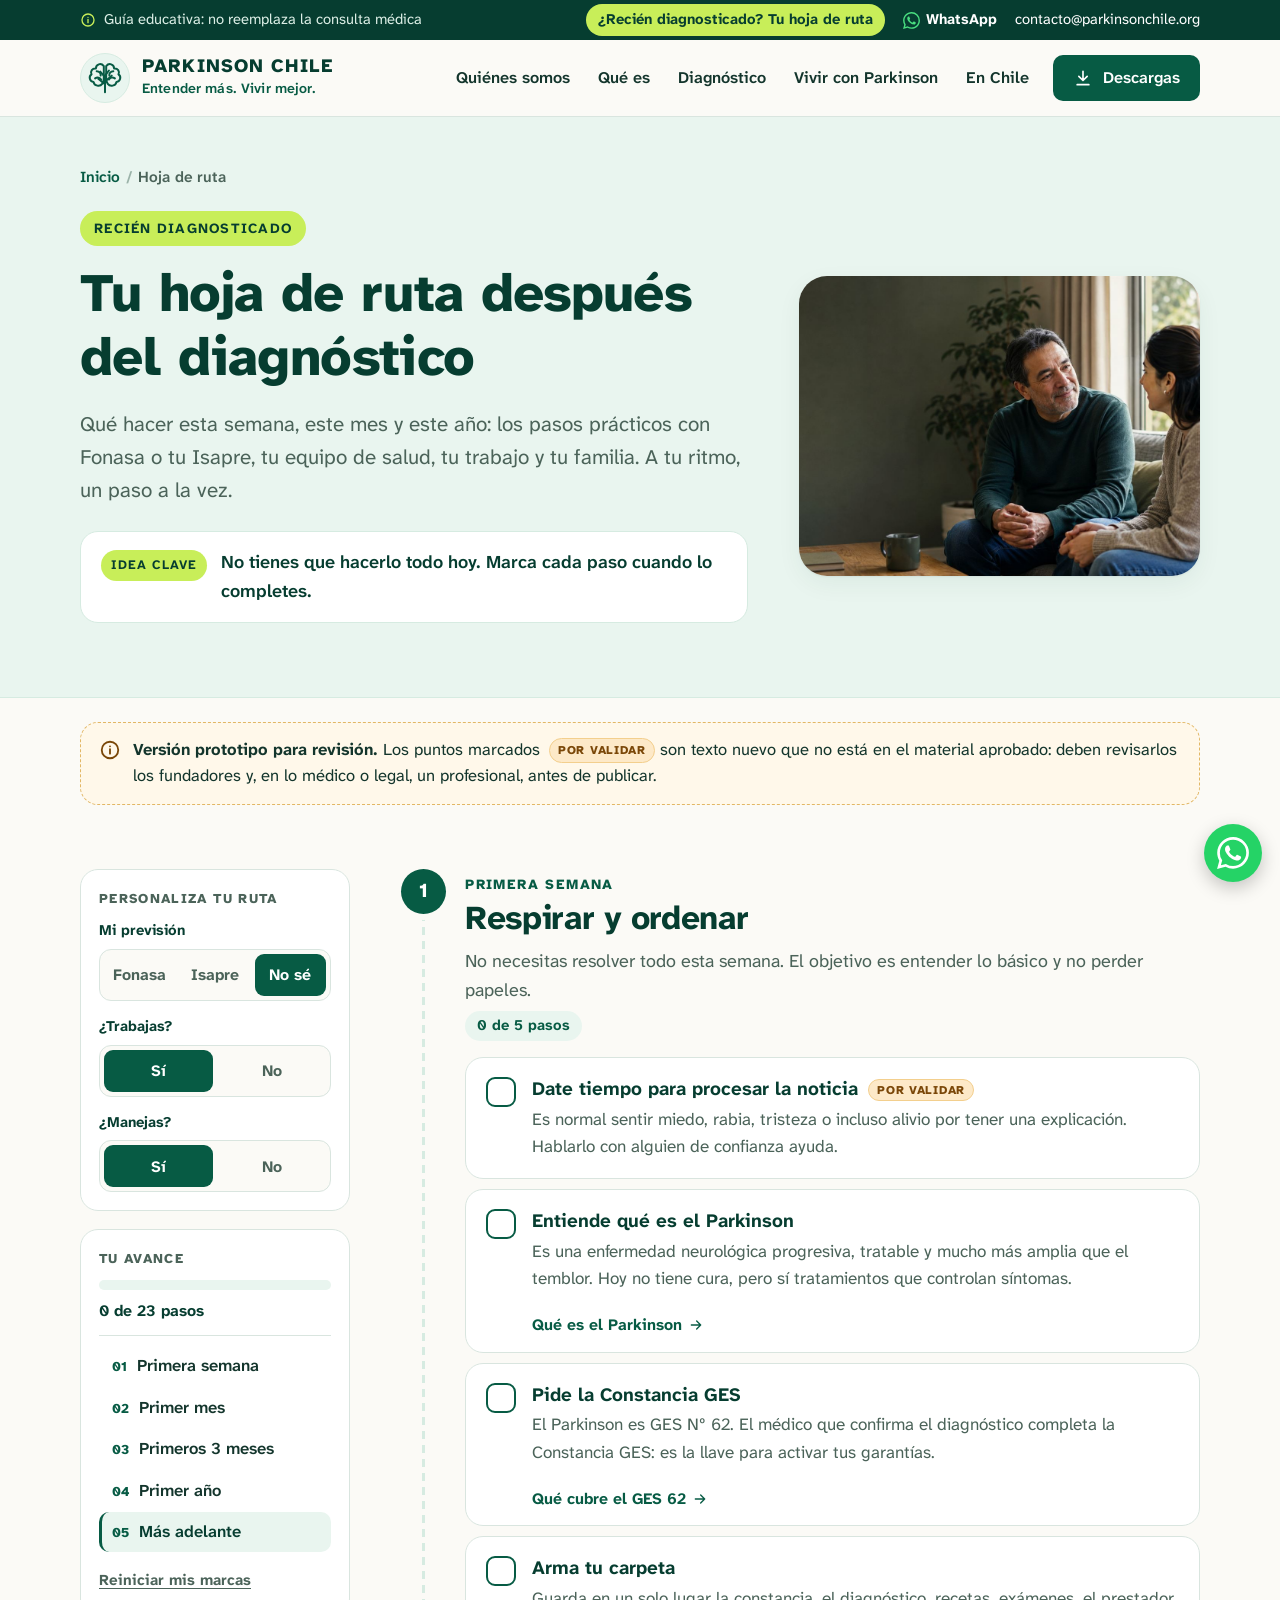
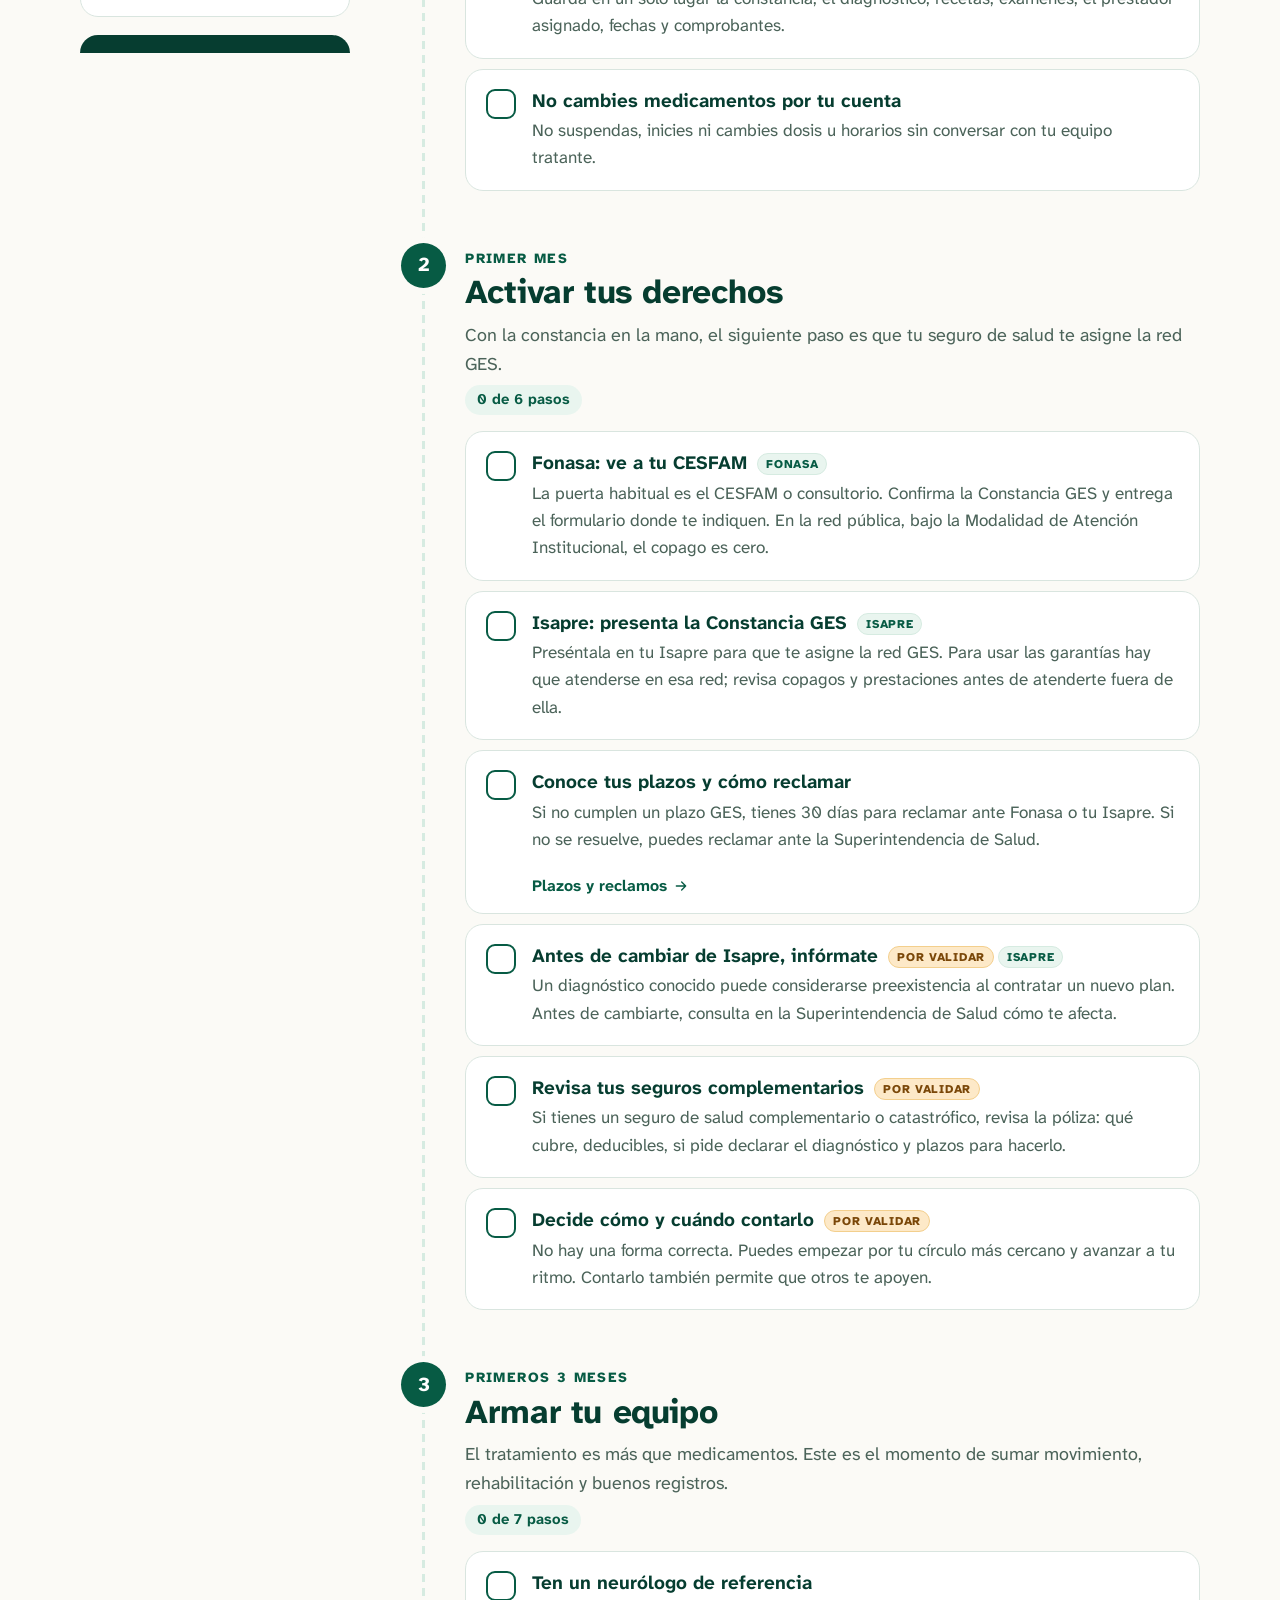
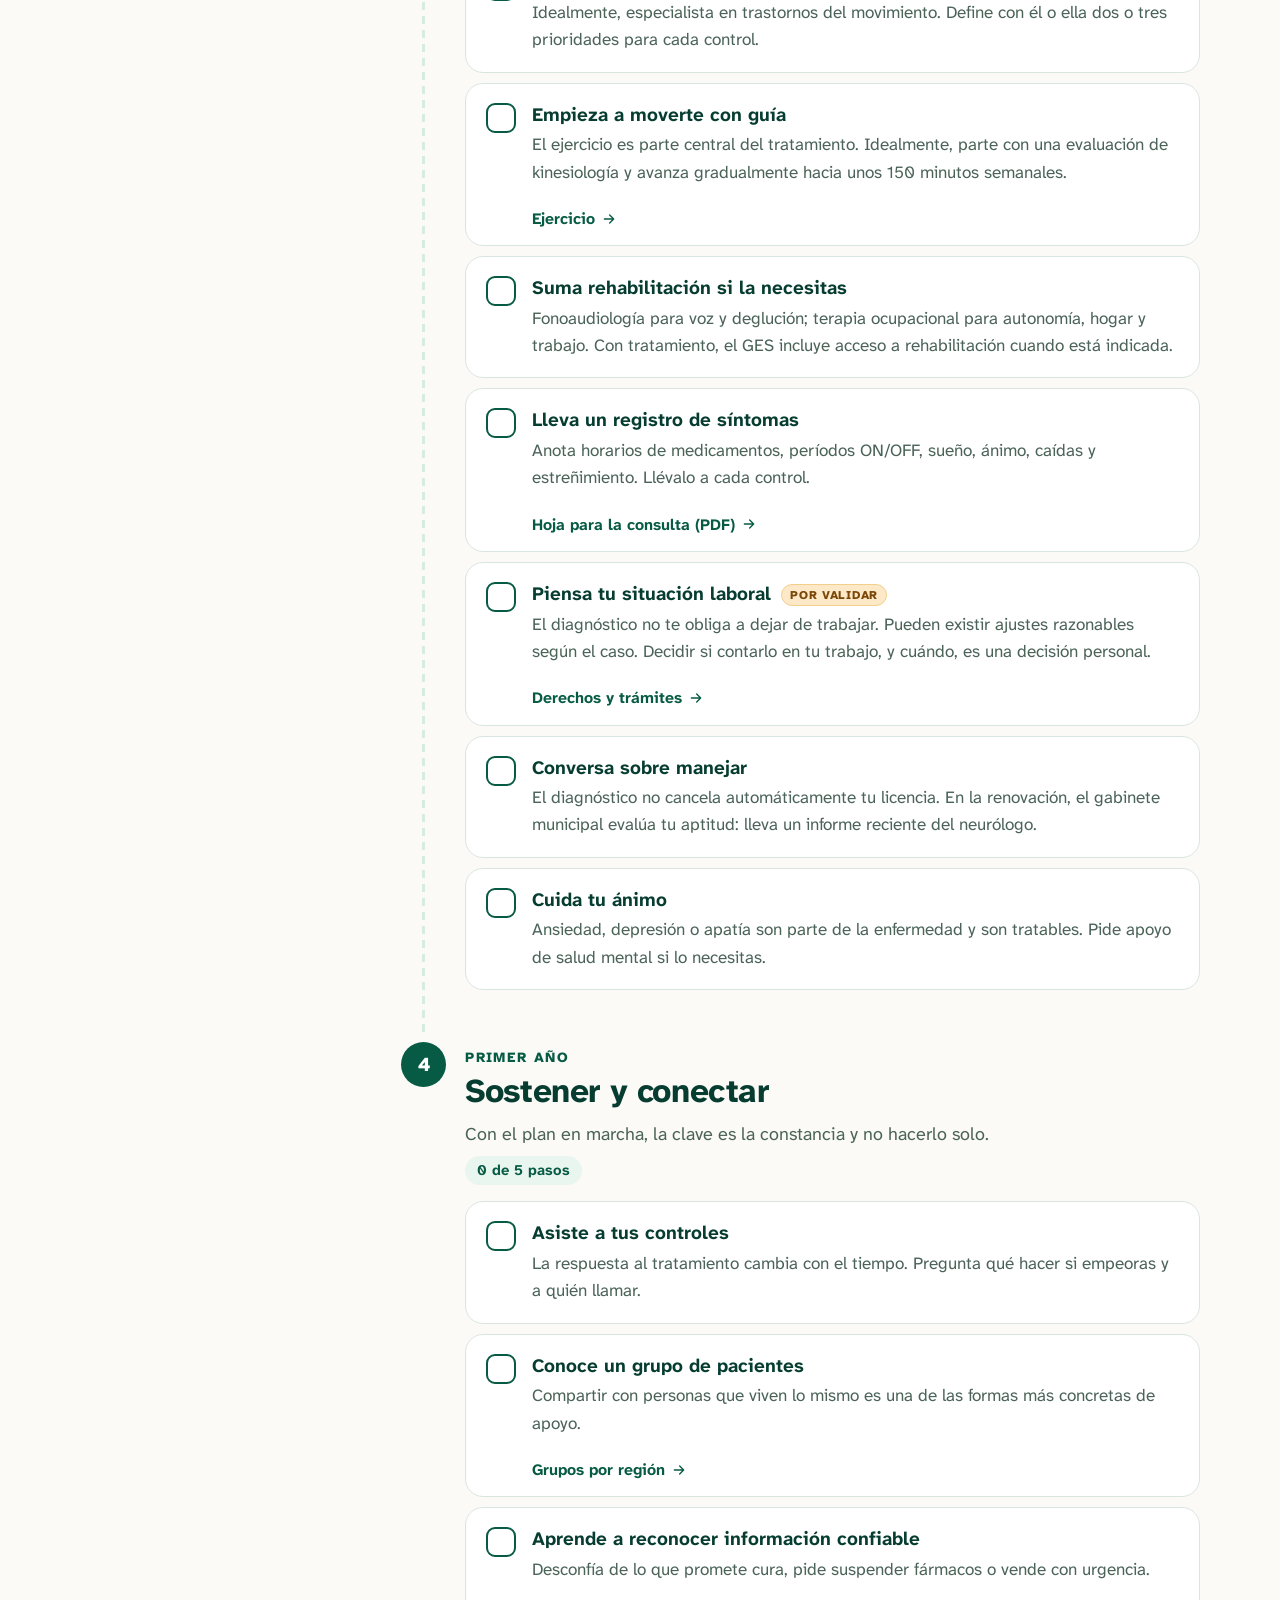
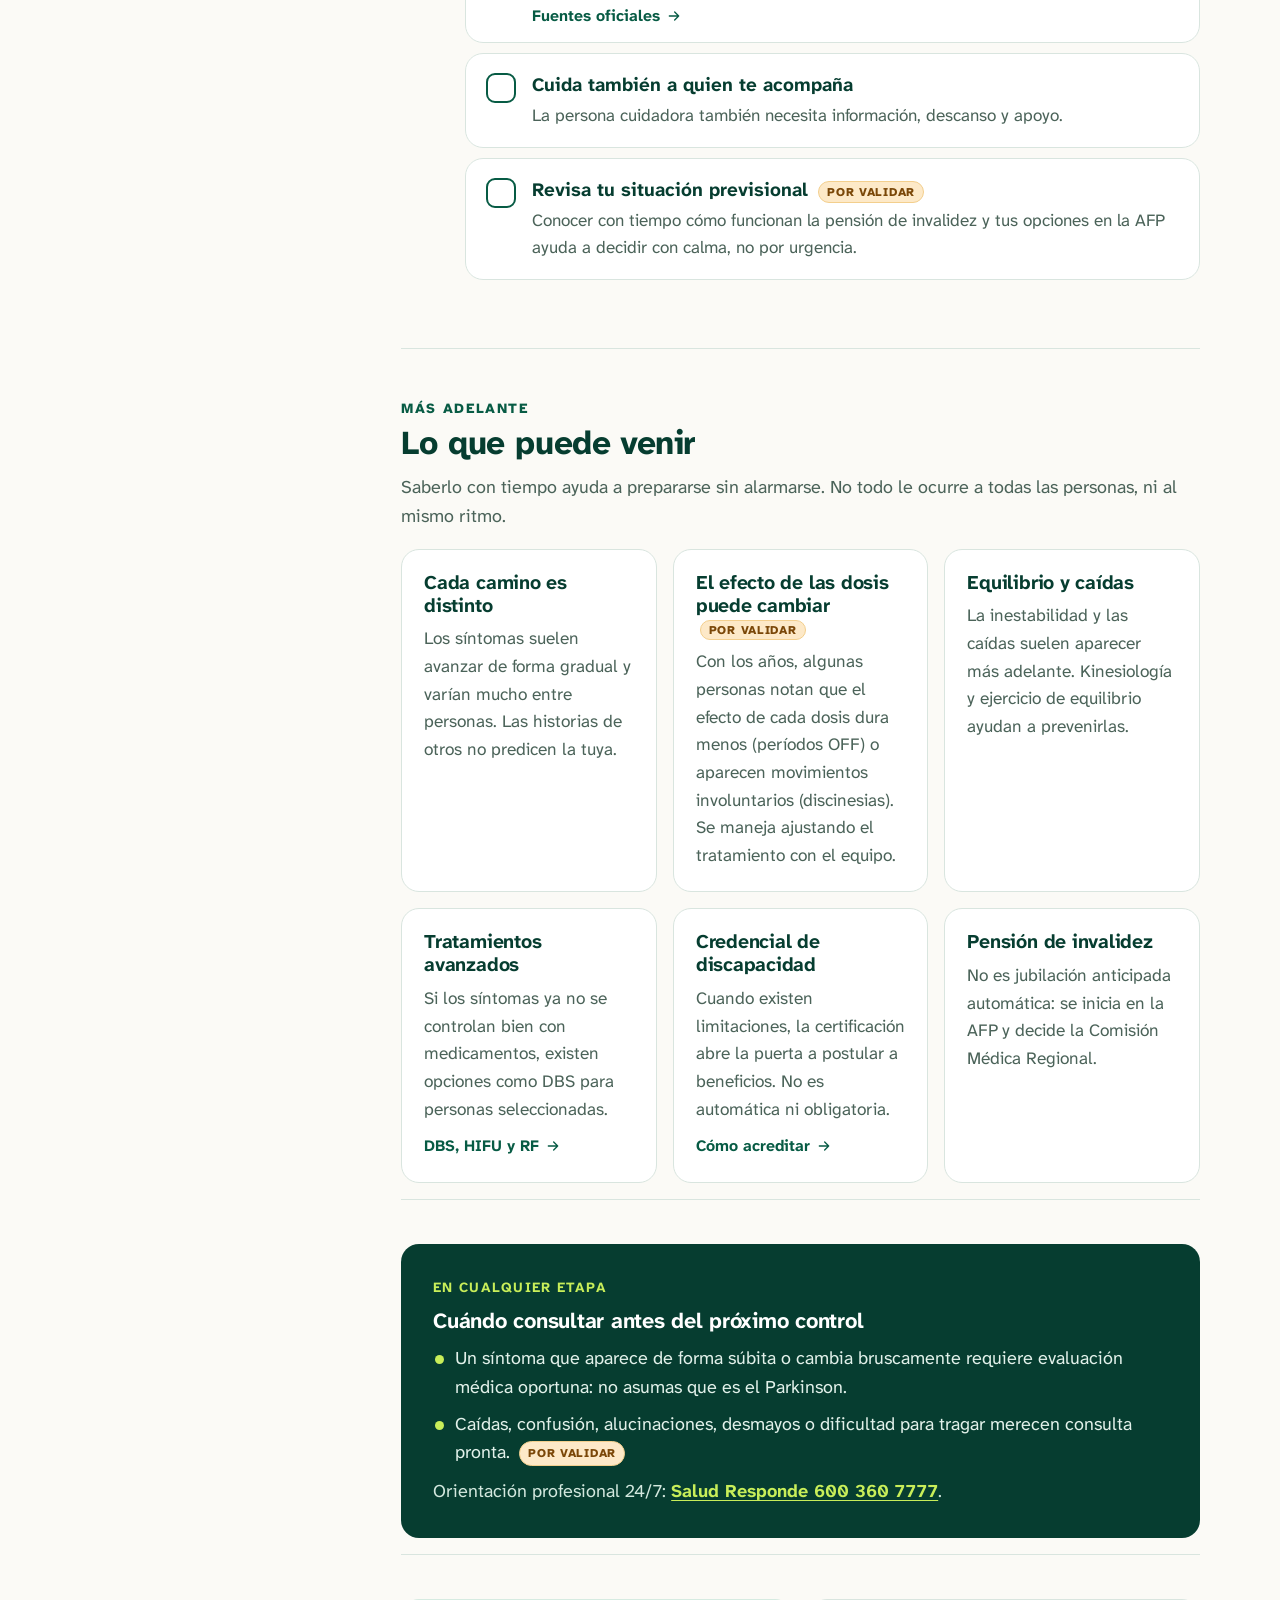
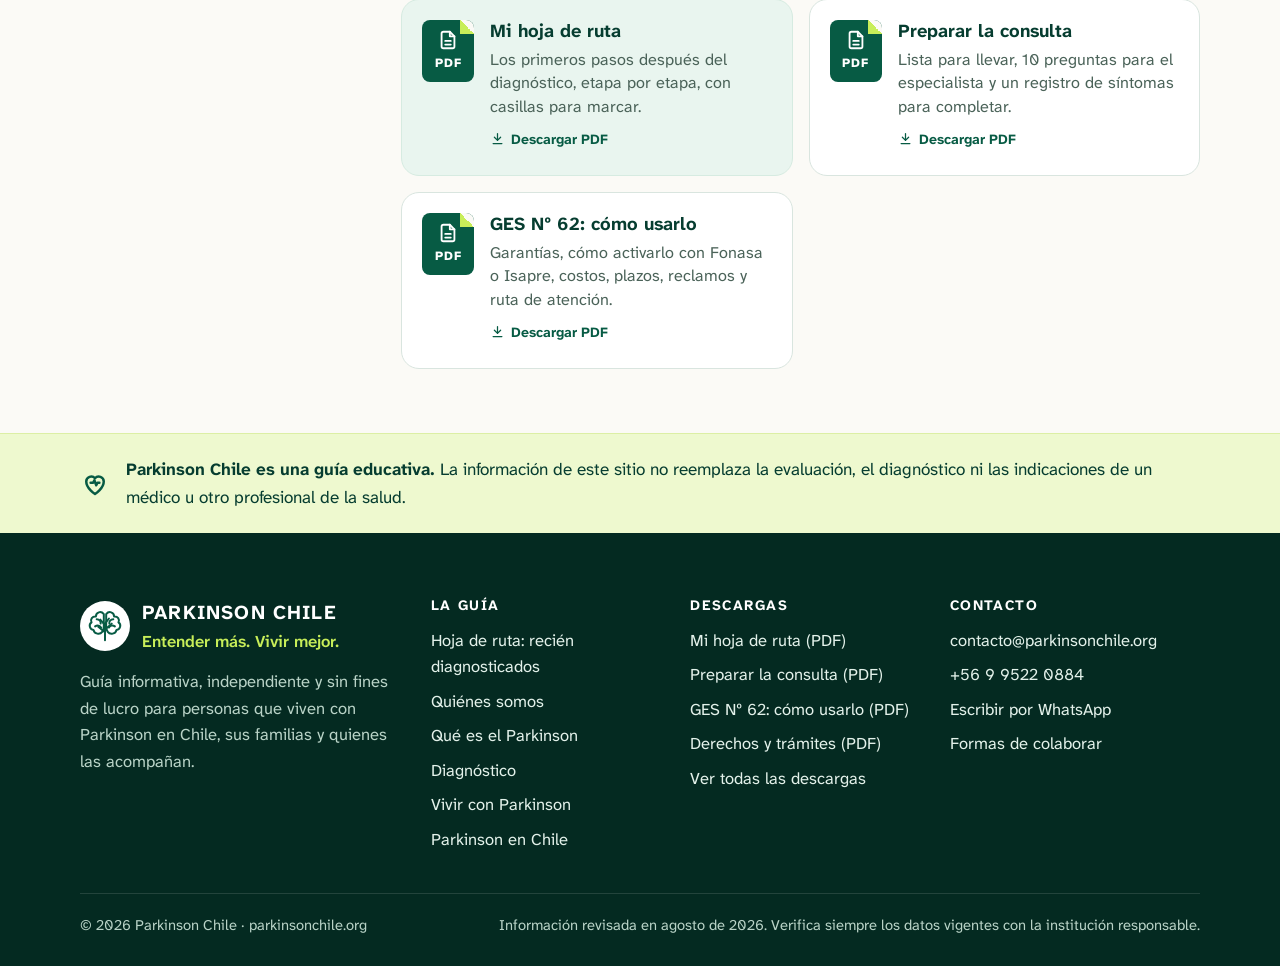
<file: sitio-nuevo/hoja-de-ruta.html>
<!doctype html>
<html lang="es-CL">
<head>
<meta charset="utf-8">
<meta name="viewport" content="width=device-width, initial-scale=1">
<title>Hoja de ruta para personas recién diagnosticadas | Parkinson Chile</title>
<meta name="description" content="Qué hacer después del diagnóstico de Parkinson: primera semana, primer mes, primeros meses y primer año. GES 62 con Fonasa o Isapre, equipo de salud, trabajo y familia.">
<meta name="theme-color" content="#075b44">
<meta name="robots" content="noindex, nofollow">
<meta property="og:title" content="Hoja de ruta para personas recién diagnosticadas | Parkinson Chile">
<meta property="og:description" content="Qué hacer después del diagnóstico de Parkinson: primera semana, primer mes, primeros meses y primer año. GES 62 con Fonasa o Isapre, equipo de salud, trabajo y familia.">
<meta property="og:type" content="website">
<meta property="og:locale" content="es_CL">
<link rel="icon" href="assets/img/brand-tree.svg" type="image/svg+xml">
<link rel="preconnect" href="https://fonts.googleapis.com">
<link rel="preconnect" href="https://fonts.gstatic.com" crossorigin>
<link href="https://fonts.googleapis.com/css2?family=Atkinson+Hyperlegible+Next:wght@400;600;700;800&display=swap" rel="stylesheet">
<link rel="stylesheet" href="css/site.css">
</head>
<body>

<a class="skip-link" href="#contenido">Saltar al contenido</a>
<div class="utility">
  <div class="container">
    <p class="utility__note" style="margin:0"><svg viewBox="0 0 24 24" fill="none" stroke="currentColor" stroke-width="2" stroke-linecap="round" stroke-linejoin="round" width="20" height="20" aria-hidden="true" ><circle cx="12" cy="12" r="9"/><path d="M12 11v5M12 8h.01"/></svg><span>Guía educativa<span class="long">: no reemplaza la consulta médica</span></span></p>
    <div class="utility__tools">
      <a class="utility__cta" href="hoja-de-ruta.html" aria-current="page">¿Recién diagnosticado? <span class="long">Tu hoja de ruta</span></a>
      <a class="utility__wa" href="https://wa.me/56995220884" target="_blank" rel="noopener" aria-label="Escribir por WhatsApp"><svg viewBox="0 0 24 24" width="20" height="20" fill="currentColor" aria-hidden="true"><path d="M17.472 14.382c-.297-.149-1.758-.867-2.03-.967-.273-.099-.471-.148-.67.15-.197.297-.767.966-.94 1.164-.173.199-.347.223-.644.075-.297-.15-1.255-.463-2.39-1.475-.883-.788-1.48-1.761-1.653-2.059-.173-.297-.018-.458.13-.606.134-.133.298-.347.446-.52.149-.174.198-.298.298-.497.099-.198.05-.371-.025-.52-.075-.149-.669-1.612-.916-2.207-.242-.579-.487-.5-.669-.51-.173-.008-.371-.01-.57-.01-.198 0-.52.074-.792.372-.272.297-1.04 1.016-1.04 2.479 0 1.462 1.065 2.875 1.213 3.074.149.198 2.096 3.2 5.077 4.487.709.306 1.262.489 1.694.625.712.227 1.36.195 1.871.118.571-.085 1.758-.719 2.006-1.413.248-.694.248-1.289.173-1.413-.074-.124-.272-.198-.57-.347m-5.421 7.403h-.004a9.87 9.87 0 01-5.031-1.378l-.361-.214-3.741.982.998-3.648-.235-.374a9.86 9.86 0 01-1.51-5.26c.001-5.45 4.436-9.884 9.888-9.884 2.64 0 5.122 1.03 6.988 2.898a9.825 9.825 0 012.893 6.994c-.003 5.45-4.437 9.884-9.885 9.884m8.413-18.297A11.815 11.815 0 0012.05 0C5.495 0 .16 5.335.157 11.892c0 2.096.547 4.142 1.588 5.945L.057 24l6.305-1.654a11.882 11.882 0 005.683 1.448h.005c6.554 0 11.89-5.335 11.893-11.893a11.821 11.821 0 00-3.48-8.413Z"/></svg><span class="long">WhatsApp</span></a>
      <a href="mailto:contacto@parkinsonchile.org">contacto@parkinsonchile.org</a>
    </div>
  </div>
</div>
<header class="site-header">
  <div class="container">
    <a class="brand" href="index.html" aria-label="Parkinson Chile, ir al inicio">
      <span class="brand__mark"><img src="assets/img/brand-tree.svg" alt="" width="38" height="38"></span>
      <span class="brand__text"><strong>PARKINSON CHILE</strong><small>Entender más. Vivir mejor.</small></span>
    </a>
    <button class="menu-toggle" type="button" aria-expanded="false" aria-controls="menu-principal">
      <span class="ico-open"><svg viewBox="0 0 24 24" fill="none" stroke="currentColor" stroke-width="2" stroke-linecap="round" stroke-linejoin="round" width="20" height="20" aria-hidden="true" ><path d="M4 7h16M4 12h16M4 17h16"/></svg></span><span class="ico-close" style="display:none"><svg viewBox="0 0 24 24" fill="none" stroke="currentColor" stroke-width="2" stroke-linecap="round" stroke-linejoin="round" width="20" height="20" aria-hidden="true" ><path d="M6 6l12 12M18 6 6 18"/></svg></span><span class="label">Menú</span>
    </button>
    <nav class="main-nav" id="menu-principal" aria-label="Menú principal">
      <a href="quienes-somos.html">Quiénes somos</a><a href="que-es-el-parkinson.html">Qué es</a><a href="diagnostico.html">Diagnóstico</a><a href="vivir-con-parkinson.html">Vivir con Parkinson</a><a href="parkinson-en-chile.html">En Chile</a>
      <a class="btn btn--primary" href="descargas.html"><svg viewBox="0 0 24 24" fill="none" stroke="currentColor" stroke-width="2" stroke-linecap="round" stroke-linejoin="round" width="20" height="20" aria-hidden="true" ><path d="M12 4v11M7 10l5 5 5-5M5 20h14"/></svg>Descargas</a>
    </nav>
  </div>
</header>
<main id="contenido" tabindex="-1">

<section class="page-hero">
  <div class="container">
    <nav aria-label="Ruta de navegación"><ol class="breadcrumb"><li><a href="index.html">Inicio</a></li><li aria-current="page">Hoja de ruta</li></ol></nav>
    <div class="page-hero__grid">
      <div>
        <span class="eyebrow eyebrow--pill">Recién diagnosticado</span>
        <h1>Tu hoja de ruta después del diagnóstico</h1>
        <p class="lead">Qué hacer esta semana, este mes y este año: los pasos prácticos con Fonasa o tu Isapre, tu equipo de salud, tu trabajo y tu familia. A tu ritmo, un paso a la vez.</p>
        <p class="keyidea"><b>Idea clave</b><span>No tienes que hacerlo todo hoy. Marca cada paso cuando lo completes.</span></p>
      </div>
      <div class="page-hero__img"><img src="assets/img/contacto-familia.jpg" alt="Hombre adulto conversando con una familiar en un ambiente cercano" width="800" height="600"></div>
    </div>
  </div>
</section><div class="container"><div class="proto-banner"><svg viewBox="0 0 24 24" fill="none" stroke="currentColor" stroke-width="2" stroke-linecap="round" stroke-linejoin="round" width="20" height="20" aria-hidden="true" ><circle cx="12" cy="12" r="9"/><path d="M12 11v5M12 8h.01"/></svg><p><strong>Versión prototipo para revisión.</strong> Los puntos marcados <span class="pending">Por validar</span> son texto nuevo que no está en el material aprobado: deben revisarlos los fundadores y, en lo médico o legal, un profesional, antes de publicar.</p></div></div>
<div class="container">
  <div class="with-toc">
    <aside class="toc" aria-label="Tu ruta">
      <div class="toc__box profile" data-profile-panel>
        <p class="toc__title">Personaliza tu ruta</p>
        
    <div class="seg-group">
      <span class="seg-label" id="lbl-prevision">Mi previsión</span>
      <div class="seg" role="group" aria-labelledby="lbl-prevision"><button type="button" data-profile="prevision" data-value="fonasa" aria-pressed="false">Fonasa</button><button type="button" data-profile="prevision" data-value="isapre" aria-pressed="false">Isapre</button><button type="button" data-profile="prevision" data-value="ambas" aria-pressed="false">No sé</button></div>
    </div>
    <div class="seg-group">
      <span class="seg-label" id="lbl-trabajo">¿Trabajas?</span>
      <div class="seg" role="group" aria-labelledby="lbl-trabajo"><button type="button" data-profile="trabajo" data-value="si" aria-pressed="false">Sí</button><button type="button" data-profile="trabajo" data-value="no" aria-pressed="false">No</button></div>
    </div>
    <div class="seg-group">
      <span class="seg-label" id="lbl-maneja">¿Manejas?</span>
      <div class="seg" role="group" aria-labelledby="lbl-maneja"><button type="button" data-profile="maneja" data-value="si" aria-pressed="false">Sí</button><button type="button" data-profile="maneja" data-value="no" aria-pressed="false">No</button></div>
    </div>
      </div>
      <div class="toc__box progress-box">
        <p class="toc__title">Tu avance</p>
        <div class="progress" aria-hidden="true"><span data-progress-bar></span></div>
        <p class="progress__text" data-progress-text aria-live="polite">0 de 23 pasos</p>
        <nav data-toc aria-label="Etapas"><ol><li><a href="#semana"><span>01</span>Primera semana</a></li><li><a href="#mes"><span>02</span>Primer mes</a></li><li><a href="#trimestre"><span>03</span>Primeros 3 meses</a></li><li><a href="#anio"><span>04</span>Primer año</a></li><li><a href="#mas-adelante"><span>05</span>Más adelante</a></li></ol></nav>
        <button type="button" class="linkbtn" data-reset>Reiniciar mis marcas</button>
      </div>
      <div class="toc__dl"><p class="toc__title">Para imprimir</p><a href="descargas/hoja-de-ruta.pdf" download><svg viewBox="0 0 24 24" fill="none" stroke="currentColor" stroke-width="2" stroke-linecap="round" stroke-linejoin="round" width="20" height="20" aria-hidden="true" ><path d="M12 4v11M7 10l5 5 5-5M5 20h14"/></svg><span>Mi hoja de ruta (PDF)</span></a><a href="descargas/preparar-la-consulta.pdf" download><svg viewBox="0 0 24 24" fill="none" stroke="currentColor" stroke-width="2" stroke-linecap="round" stroke-linejoin="round" width="20" height="20" aria-hidden="true" ><path d="M12 4v11M7 10l5 5 5-5M5 20h14"/></svg><span>Preparar la consulta</span></a></div>
    </aside>
    <div>
      <details class="profile-mobile">
        <summary><span>Personaliza tu ruta</span><span class="progress__text" data-progress-text></span></summary>
        <div class="profile">
    <div class="seg-group">
      <span class="seg-label" id="lbl-prevision-m">Mi previsión</span>
      <div class="seg" role="group" aria-labelledby="lbl-prevision-m"><button type="button" data-profile="prevision" data-value="fonasa" aria-pressed="false">Fonasa</button><button type="button" data-profile="prevision" data-value="isapre" aria-pressed="false">Isapre</button><button type="button" data-profile="prevision" data-value="ambas" aria-pressed="false">No sé</button></div>
    </div>
    <div class="seg-group">
      <span class="seg-label" id="lbl-trabajo-m">¿Trabajas?</span>
      <div class="seg" role="group" aria-labelledby="lbl-trabajo-m"><button type="button" data-profile="trabajo" data-value="si" aria-pressed="false">Sí</button><button type="button" data-profile="trabajo" data-value="no" aria-pressed="false">No</button></div>
    </div>
    <div class="seg-group">
      <span class="seg-label" id="lbl-maneja-m">¿Manejas?</span>
      <div class="seg" role="group" aria-labelledby="lbl-maneja-m"><button type="button" data-profile="maneja" data-value="si" aria-pressed="false">Sí</button><button type="button" data-profile="maneja" data-value="no" aria-pressed="false">No</button></div>
    </div></div>
        <div class="progress" aria-hidden="true"><span data-progress-bar></span></div>
        <button type="button" class="linkbtn" data-reset>Reiniciar mis marcas</button>
      </details>
      <div class="roadmap">
    <section class="stage" id="semana" aria-labelledby="semana-t" data-stage>
      <span class="stage__dot" aria-hidden="true">1</span>
      <header class="stage__head">
        <span class="stage__when">Primera semana</span>
        <h2 id="semana-t">Respirar y ordenar</h2>
        <p>No necesitas resolver todo esta semana. El objetivo es entender lo básico y no perder papeles.</p>
        <span class="stage__count" data-stage-count aria-live="polite"></span>
      </header>
      <ul class="steplist">
        <li>
          <label class="stepcard">
            <input type="checkbox" data-step="s1">
            <span class="stepcard__box" aria-hidden="true"></span>
            <span class="stepcard__body">
              <strong>Date tiempo para procesar la noticia <span class="pending" title="Texto nuevo: debe revisarse antes de publicar">Por validar</span></strong>
              <span class="stepcard__text">Es normal sentir miedo, rabia, tristeza o incluso alivio por tener una explicación. Hablarlo con alguien de confianza ayuda.</span>
            </span>
          </label>
          
        </li>
        <li>
          <label class="stepcard">
            <input type="checkbox" data-step="s2">
            <span class="stepcard__box" aria-hidden="true"></span>
            <span class="stepcard__body">
              <strong>Entiende qué es el Parkinson </strong>
              <span class="stepcard__text">Es una enfermedad neurológica progresiva, tratable y mucho más amplia que el temblor. Hoy no tiene cura, pero sí tratamientos que controlan síntomas.</span>
            </span>
          </label>
          <a class="steplink" href="que-es-el-parkinson.html">Qué es el Parkinson<svg viewBox="0 0 24 24" fill="none" stroke="currentColor" stroke-width="2" stroke-linecap="round" stroke-linejoin="round" width="20" height="20" aria-hidden="true" ><path d="M5 12h14M13 6l6 6-6 6"/></svg></a>
        </li>
        <li>
          <label class="stepcard">
            <input type="checkbox" data-step="s3">
            <span class="stepcard__box" aria-hidden="true"></span>
            <span class="stepcard__body">
              <strong>Pide la Constancia GES </strong>
              <span class="stepcard__text">El Parkinson es GES Nº 62. El médico que confirma el diagnóstico completa la Constancia GES: es la llave para activar tus garantías.</span>
            </span>
          </label>
          <a class="steplink" href="parkinson-en-chile.html#ges">Qué cubre el GES 62<svg viewBox="0 0 24 24" fill="none" stroke="currentColor" stroke-width="2" stroke-linecap="round" stroke-linejoin="round" width="20" height="20" aria-hidden="true" ><path d="M5 12h14M13 6l6 6-6 6"/></svg></a>
        </li>
        <li>
          <label class="stepcard">
            <input type="checkbox" data-step="s4">
            <span class="stepcard__box" aria-hidden="true"></span>
            <span class="stepcard__body">
              <strong>Arma tu carpeta </strong>
              <span class="stepcard__text">Guarda en un solo lugar la constancia, el diagnóstico, recetas, exámenes, el prestador asignado, fechas y comprobantes.</span>
            </span>
          </label>
          
        </li>
        <li>
          <label class="stepcard">
            <input type="checkbox" data-step="s5">
            <span class="stepcard__box" aria-hidden="true"></span>
            <span class="stepcard__body">
              <strong>No cambies medicamentos por tu cuenta </strong>
              <span class="stepcard__text">No suspendas, inicies ni cambies dosis u horarios sin conversar con tu equipo tratante.</span>
            </span>
          </label>
          
        </li>
      </ul>
    </section>
    <section class="stage" id="mes" aria-labelledby="mes-t" data-stage>
      <span class="stage__dot" aria-hidden="true">2</span>
      <header class="stage__head">
        <span class="stage__when">Primer mes</span>
        <h2 id="mes-t">Activar tus derechos</h2>
        <p>Con la constancia en la mano, el siguiente paso es que tu seguro de salud te asigne la red GES.</p>
        <span class="stage__count" data-stage-count aria-live="polite"></span>
      </header>
      <ul class="steplist">
        <li data-tags="fonasa">
          <label class="stepcard">
            <input type="checkbox" data-step="m1">
            <span class="stepcard__box" aria-hidden="true"></span>
            <span class="stepcard__body">
              <strong>Fonasa: ve a tu CESFAM <span class="ptag">Fonasa</span></strong>
              <span class="stepcard__text">La puerta habitual es el CESFAM o consultorio. Confirma la Constancia GES y entrega el formulario donde te indiquen. En la red pública, bajo la Modalidad de Atención Institucional, el copago es cero.</span>
            </span>
          </label>
          
        </li>
        <li data-tags="isapre">
          <label class="stepcard">
            <input type="checkbox" data-step="m2">
            <span class="stepcard__box" aria-hidden="true"></span>
            <span class="stepcard__body">
              <strong>Isapre: presenta la Constancia GES <span class="ptag">Isapre</span></strong>
              <span class="stepcard__text">Preséntala en tu Isapre para que te asigne la red GES. Para usar las garantías hay que atenderse en esa red; revisa copagos y prestaciones antes de atenderte fuera de ella.</span>
            </span>
          </label>
          
        </li>
        <li>
          <label class="stepcard">
            <input type="checkbox" data-step="m3">
            <span class="stepcard__box" aria-hidden="true"></span>
            <span class="stepcard__body">
              <strong>Conoce tus plazos y cómo reclamar </strong>
              <span class="stepcard__text">Si no cumplen un plazo GES, tienes 30 días para reclamar ante Fonasa o tu Isapre. Si no se resuelve, puedes reclamar ante la Superintendencia de Salud.</span>
            </span>
          </label>
          <a class="steplink" href="parkinson-en-chile.html#ges">Plazos y reclamos<svg viewBox="0 0 24 24" fill="none" stroke="currentColor" stroke-width="2" stroke-linecap="round" stroke-linejoin="round" width="20" height="20" aria-hidden="true" ><path d="M5 12h14M13 6l6 6-6 6"/></svg></a>
        </li>
        <li data-tags="isapre">
          <label class="stepcard">
            <input type="checkbox" data-step="m4">
            <span class="stepcard__box" aria-hidden="true"></span>
            <span class="stepcard__body">
              <strong>Antes de cambiar de Isapre, infórmate <span class="pending" title="Texto nuevo: debe revisarse antes de publicar">Por validar</span><span class="ptag">Isapre</span></strong>
              <span class="stepcard__text">Un diagnóstico conocido puede considerarse preexistencia al contratar un nuevo plan. Antes de cambiarte, consulta en la Superintendencia de Salud cómo te afecta.</span>
            </span>
          </label>
          
        </li>
        <li>
          <label class="stepcard">
            <input type="checkbox" data-step="m5">
            <span class="stepcard__box" aria-hidden="true"></span>
            <span class="stepcard__body">
              <strong>Revisa tus seguros complementarios <span class="pending" title="Texto nuevo: debe revisarse antes de publicar">Por validar</span></strong>
              <span class="stepcard__text">Si tienes un seguro de salud complementario o catastrófico, revisa la póliza: qué cubre, deducibles, si pide declarar el diagnóstico y plazos para hacerlo.</span>
            </span>
          </label>
          
        </li>
        <li>
          <label class="stepcard">
            <input type="checkbox" data-step="m6">
            <span class="stepcard__box" aria-hidden="true"></span>
            <span class="stepcard__body">
              <strong>Decide cómo y cuándo contarlo <span class="pending" title="Texto nuevo: debe revisarse antes de publicar">Por validar</span></strong>
              <span class="stepcard__text">No hay una forma correcta. Puedes empezar por tu círculo más cercano y avanzar a tu ritmo. Contarlo también permite que otros te apoyen.</span>
            </span>
          </label>
          
        </li>
      </ul>
    </section>
    <section class="stage" id="trimestre" aria-labelledby="trimestre-t" data-stage>
      <span class="stage__dot" aria-hidden="true">3</span>
      <header class="stage__head">
        <span class="stage__when">Primeros 3 meses</span>
        <h2 id="trimestre-t">Armar tu equipo</h2>
        <p>El tratamiento es más que medicamentos. Este es el momento de sumar movimiento, rehabilitación y buenos registros.</p>
        <span class="stage__count" data-stage-count aria-live="polite"></span>
      </header>
      <ul class="steplist">
        <li>
          <label class="stepcard">
            <input type="checkbox" data-step="t1">
            <span class="stepcard__box" aria-hidden="true"></span>
            <span class="stepcard__body">
              <strong>Ten un neurólogo de referencia </strong>
              <span class="stepcard__text">Idealmente, especialista en trastornos del movimiento. Define con él o ella dos o tres prioridades para cada control.</span>
            </span>
          </label>
          
        </li>
        <li>
          <label class="stepcard">
            <input type="checkbox" data-step="t2">
            <span class="stepcard__box" aria-hidden="true"></span>
            <span class="stepcard__body">
              <strong>Empieza a moverte con guía </strong>
              <span class="stepcard__text">El ejercicio es parte central del tratamiento. Idealmente, parte con una evaluación de kinesiología y avanza gradualmente hacia unos 150 minutos semanales.</span>
            </span>
          </label>
          <a class="steplink" href="vivir-con-parkinson.html#ejercicio">Ejercicio<svg viewBox="0 0 24 24" fill="none" stroke="currentColor" stroke-width="2" stroke-linecap="round" stroke-linejoin="round" width="20" height="20" aria-hidden="true" ><path d="M5 12h14M13 6l6 6-6 6"/></svg></a>
        </li>
        <li>
          <label class="stepcard">
            <input type="checkbox" data-step="t3">
            <span class="stepcard__box" aria-hidden="true"></span>
            <span class="stepcard__body">
              <strong>Suma rehabilitación si la necesitas </strong>
              <span class="stepcard__text">Fonoaudiología para voz y deglución; terapia ocupacional para autonomía, hogar y trabajo. Con tratamiento, el GES incluye acceso a rehabilitación cuando está indicada.</span>
            </span>
          </label>
          
        </li>
        <li>
          <label class="stepcard">
            <input type="checkbox" data-step="t4">
            <span class="stepcard__box" aria-hidden="true"></span>
            <span class="stepcard__body">
              <strong>Lleva un registro de síntomas </strong>
              <span class="stepcard__text">Anota horarios de medicamentos, períodos ON/OFF, sueño, ánimo, caídas y estreñimiento. Llévalo a cada control.</span>
            </span>
          </label>
          <a class="steplink" href="descargas/preparar-la-consulta.pdf" download>Hoja para la consulta (PDF)<svg viewBox="0 0 24 24" fill="none" stroke="currentColor" stroke-width="2" stroke-linecap="round" stroke-linejoin="round" width="20" height="20" aria-hidden="true" ><path d="M5 12h14M13 6l6 6-6 6"/></svg></a>
        </li>
        <li data-tags="trabajo">
          <label class="stepcard">
            <input type="checkbox" data-step="t5">
            <span class="stepcard__box" aria-hidden="true"></span>
            <span class="stepcard__body">
              <strong>Piensa tu situación laboral <span class="pending" title="Texto nuevo: debe revisarse antes de publicar">Por validar</span></strong>
              <span class="stepcard__text">El diagnóstico no te obliga a dejar de trabajar. Pueden existir ajustes razonables según el caso. Decidir si contarlo en tu trabajo, y cuándo, es una decisión personal.</span>
            </span>
          </label>
          <a class="steplink" href="parkinson-en-chile.html#derechos">Derechos y trámites<svg viewBox="0 0 24 24" fill="none" stroke="currentColor" stroke-width="2" stroke-linecap="round" stroke-linejoin="round" width="20" height="20" aria-hidden="true" ><path d="M5 12h14M13 6l6 6-6 6"/></svg></a>
        </li>
        <li data-tags="maneja">
          <label class="stepcard">
            <input type="checkbox" data-step="t6">
            <span class="stepcard__box" aria-hidden="true"></span>
            <span class="stepcard__body">
              <strong>Conversa sobre manejar </strong>
              <span class="stepcard__text">El diagnóstico no cancela automáticamente tu licencia. En la renovación, el gabinete municipal evalúa tu aptitud: lleva un informe reciente del neurólogo.</span>
            </span>
          </label>
          
        </li>
        <li>
          <label class="stepcard">
            <input type="checkbox" data-step="t7">
            <span class="stepcard__box" aria-hidden="true"></span>
            <span class="stepcard__body">
              <strong>Cuida tu ánimo </strong>
              <span class="stepcard__text">Ansiedad, depresión o apatía son parte de la enfermedad y son tratables. Pide apoyo de salud mental si lo necesitas.</span>
            </span>
          </label>
          
        </li>
      </ul>
    </section>
    <section class="stage" id="anio" aria-labelledby="anio-t" data-stage>
      <span class="stage__dot" aria-hidden="true">4</span>
      <header class="stage__head">
        <span class="stage__when">Primer año</span>
        <h2 id="anio-t">Sostener y conectar</h2>
        <p>Con el plan en marcha, la clave es la constancia y no hacerlo solo.</p>
        <span class="stage__count" data-stage-count aria-live="polite"></span>
      </header>
      <ul class="steplist">
        <li>
          <label class="stepcard">
            <input type="checkbox" data-step="a1">
            <span class="stepcard__box" aria-hidden="true"></span>
            <span class="stepcard__body">
              <strong>Asiste a tus controles </strong>
              <span class="stepcard__text">La respuesta al tratamiento cambia con el tiempo. Pregunta qué hacer si empeoras y a quién llamar.</span>
            </span>
          </label>
          
        </li>
        <li>
          <label class="stepcard">
            <input type="checkbox" data-step="a2">
            <span class="stepcard__box" aria-hidden="true"></span>
            <span class="stepcard__body">
              <strong>Conoce un grupo de pacientes </strong>
              <span class="stepcard__text">Compartir con personas que viven lo mismo es una de las formas más concretas de apoyo.</span>
            </span>
          </label>
          <a class="steplink" href="parkinson-en-chile.html#grupos">Grupos por región<svg viewBox="0 0 24 24" fill="none" stroke="currentColor" stroke-width="2" stroke-linecap="round" stroke-linejoin="round" width="20" height="20" aria-hidden="true" ><path d="M5 12h14M13 6l6 6-6 6"/></svg></a>
        </li>
        <li>
          <label class="stepcard">
            <input type="checkbox" data-step="a3">
            <span class="stepcard__box" aria-hidden="true"></span>
            <span class="stepcard__body">
              <strong>Aprende a reconocer información confiable </strong>
              <span class="stepcard__text">Desconfía de lo que promete cura, pide suspender fármacos o vende con urgencia.</span>
            </span>
          </label>
          <a class="steplink" href="parkinson-en-chile.html#fuentes">Fuentes oficiales<svg viewBox="0 0 24 24" fill="none" stroke="currentColor" stroke-width="2" stroke-linecap="round" stroke-linejoin="round" width="20" height="20" aria-hidden="true" ><path d="M5 12h14M13 6l6 6-6 6"/></svg></a>
        </li>
        <li>
          <label class="stepcard">
            <input type="checkbox" data-step="a4">
            <span class="stepcard__box" aria-hidden="true"></span>
            <span class="stepcard__body">
              <strong>Cuida también a quien te acompaña </strong>
              <span class="stepcard__text">La persona cuidadora también necesita información, descanso y apoyo.</span>
            </span>
          </label>
          
        </li>
        <li data-tags="trabajo">
          <label class="stepcard">
            <input type="checkbox" data-step="a5">
            <span class="stepcard__box" aria-hidden="true"></span>
            <span class="stepcard__body">
              <strong>Revisa tu situación previsional <span class="pending" title="Texto nuevo: debe revisarse antes de publicar">Por validar</span></strong>
              <span class="stepcard__text">Conocer con tiempo cómo funcionan la pensión de invalidez y tus opciones en la AFP ayuda a decidir con calma, no por urgencia.</span>
            </span>
          </label>
          
        </li>
      </ul>
    </section></div>

      <section class="block-plain" id="mas-adelante" aria-labelledby="mas-adelante-t">
        <span class="stage__when">Más adelante</span>
        <h2 id="mas-adelante-t">Lo que puede venir</h2>
        <p class="muted">Saberlo con tiempo ayuda a prepararse sin alarmarse. No todo le ocurre a todas las personas, ni al mismo ritmo.</p>
        <div class="cards cards--3"><article class="card"><h3>Cada camino es distinto </h3><p>Los síntomas suelen avanzar de forma gradual y varían mucho entre personas. Las historias de otros no predicen la tuya.</p></article><article class="card"><h3>El efecto de las dosis puede cambiar <span class="pending" title="Texto nuevo: debe revisarse antes de publicar">Por validar</span></h3><p>Con los años, algunas personas notan que el efecto de cada dosis dura menos (períodos OFF) o aparecen movimientos involuntarios (discinesias). Se maneja ajustando el tratamiento con el equipo.</p></article><article class="card"><h3>Equilibrio y caídas </h3><p>La inestabilidad y las caídas suelen aparecer más adelante. Kinesiología y ejercicio de equilibrio ayudan a prevenirlas.</p></article><article class="card"><h3>Tratamientos avanzados </h3><p>Si los síntomas ya no se controlan bien con medicamentos, existen opciones como DBS para personas seleccionadas.</p><a class="steplink" href="tratamientos-avanzados.html">DBS, HIFU y RF<svg viewBox="0 0 24 24" fill="none" stroke="currentColor" stroke-width="2" stroke-linecap="round" stroke-linejoin="round" width="20" height="20" aria-hidden="true" ><path d="M5 12h14M13 6l6 6-6 6"/></svg></a></article><article class="card"><h3>Credencial de discapacidad </h3><p>Cuando existen limitaciones, la certificación abre la puerta a postular a beneficios. No es automática ni obligatoria.</p><a class="steplink" href="parkinson-en-chile.html#derechos">Cómo acreditar<svg viewBox="0 0 24 24" fill="none" stroke="currentColor" stroke-width="2" stroke-linecap="round" stroke-linejoin="round" width="20" height="20" aria-hidden="true" ><path d="M5 12h14M13 6l6 6-6 6"/></svg></a></article><article class="card" data-tags="trabajo"><h3>Pensión de invalidez </h3><p>No es jubilación anticipada automática: se inicia en la AFP y decide la Comisión Médica Regional.</p></article></div>
      </section>

      <section class="block-plain" id="alertas" aria-labelledby="alertas-t">
        <div class="callout">
          <p class="eyebrow">En cualquier etapa</p>
          <h3 id="alertas-t">Cuándo consultar antes del próximo control</h3>
          <ul class="dots"><li>Un síntoma que aparece de forma súbita o cambia bruscamente requiere evaluación médica oportuna: no asumas que es el Parkinson. </li><li>Caídas, confusión, alucinaciones, desmayos o dificultad para tragar merecen consulta pronta. <span class="pending" title="Texto nuevo: debe revisarse antes de publicar">Por validar</span></li></ul>
          <p>Orientación profesional 24/7: <a href="tel:6003607777" style="color:var(--lime);font-weight:700">Salud Responde 600 360 7777</a>.</p>
        </div>
      </section>


      <section class="block-plain">
        <div class="downloads"><a class="dl dl--feature" href="descargas/hoja-de-ruta.pdf" download>
    <span class="dl__icon"><svg viewBox="0 0 24 24" fill="none" stroke="currentColor" stroke-width="2" stroke-linecap="round" stroke-linejoin="round" width="20" height="20" aria-hidden="true" ><path d="M14 3H7a2 2 0 0 0-2 2v14a2 2 0 0 0 2 2h10a2 2 0 0 0 2-2V8z"/><path d="M14 3v5h5M9 13h6M9 17h6"/></svg>PDF</span>
    <span><strong>Mi hoja de ruta</strong><p>Los primeros pasos después del diagnóstico, etapa por etapa, con casillas para marcar.</p><span class="meta"><svg viewBox="0 0 24 24" fill="none" stroke="currentColor" stroke-width="2" stroke-linecap="round" stroke-linejoin="round" width="20" height="20" aria-hidden="true" ><path d="M12 4v11M7 10l5 5 5-5M5 20h14"/></svg>Descargar PDF</span></span>
  </a><a class="dl " href="descargas/preparar-la-consulta.pdf" download>
    <span class="dl__icon"><svg viewBox="0 0 24 24" fill="none" stroke="currentColor" stroke-width="2" stroke-linecap="round" stroke-linejoin="round" width="20" height="20" aria-hidden="true" ><path d="M14 3H7a2 2 0 0 0-2 2v14a2 2 0 0 0 2 2h10a2 2 0 0 0 2-2V8z"/><path d="M14 3v5h5M9 13h6M9 17h6"/></svg>PDF</span>
    <span><strong>Preparar la consulta</strong><p>Lista para llevar, 10 preguntas para el especialista y un registro de síntomas para completar.</p><span class="meta"><svg viewBox="0 0 24 24" fill="none" stroke="currentColor" stroke-width="2" stroke-linecap="round" stroke-linejoin="round" width="20" height="20" aria-hidden="true" ><path d="M12 4v11M7 10l5 5 5-5M5 20h14"/></svg>Descargar PDF</span></span>
  </a><a class="dl " href="descargas/ges-62.pdf" download>
    <span class="dl__icon"><svg viewBox="0 0 24 24" fill="none" stroke="currentColor" stroke-width="2" stroke-linecap="round" stroke-linejoin="round" width="20" height="20" aria-hidden="true" ><path d="M14 3H7a2 2 0 0 0-2 2v14a2 2 0 0 0 2 2h10a2 2 0 0 0 2-2V8z"/><path d="M14 3v5h5M9 13h6M9 17h6"/></svg>PDF</span>
    <span><strong>GES Nº 62: cómo usarlo</strong><p>Garantías, cómo activarlo con Fonasa o Isapre, costos, plazos, reclamos y ruta de atención.</p><span class="meta"><svg viewBox="0 0 24 24" fill="none" stroke="currentColor" stroke-width="2" stroke-linecap="round" stroke-linejoin="round" width="20" height="20" aria-hidden="true" ><path d="M12 4v11M7 10l5 5 5-5M5 20h14"/></svg>Descargar PDF</span></span>
  </a></div>
      </section>
    </div>
  </div>
</div>
</main>

<aside class="disclaimer" aria-label="Aviso importante">
  <div class="container"><svg viewBox="0 0 24 24" fill="none" stroke="currentColor" stroke-width="2" stroke-linecap="round" stroke-linejoin="round" width="20" height="20" aria-hidden="true" ><path d="M12 20s-7-4.4-7-10a4 4 0 0 1 7-2.6A4 4 0 0 1 19 10c0 5.6-7 10-7 10z"/><path d="M8.5 11h2l1-2 1.5 4 1-2h1.5"/></svg><p><strong>Parkinson Chile es una guía educativa.</strong> La información de este sitio no reemplaza la evaluación, el diagnóstico ni las indicaciones de un médico u otro profesional de la salud.</p></div>
</aside>
<footer class="site-footer">
  <div class="container">
    <div class="footer-grid">
      <div>
        <div class="footer-brand"><span class="brand__mark"><img src="assets/img/brand-tree.svg" alt="" width="38" height="38"></span><div><strong>PARKINSON CHILE</strong><span>Entender más. Vivir mejor.</span></div></div>
        <p>Guía informativa, independiente y sin fines de lucro para personas que viven con Parkinson en Chile, sus familias y quienes las acompañan.</p>
      </div>
      <div><h3>La guía</h3><ul><li><a href="hoja-de-ruta.html">Hoja de ruta: recién diagnosticados</a></li><li><a href="quienes-somos.html">Quiénes somos</a></li><li><a href="que-es-el-parkinson.html">Qué es el Parkinson</a></li><li><a href="diagnostico.html">Diagnóstico</a></li><li><a href="vivir-con-parkinson.html">Vivir con Parkinson</a></li><li><a href="parkinson-en-chile.html">Parkinson en Chile</a></li></ul></div>
      <div><h3>Descargas</h3><ul><li><a href="descargas/hoja-de-ruta.pdf" download>Mi hoja de ruta (PDF)</a></li><li><a href="descargas/preparar-la-consulta.pdf" download>Preparar la consulta (PDF)</a></li><li><a href="descargas/ges-62.pdf" download>GES Nº 62: cómo usarlo (PDF)</a></li><li><a href="descargas/derechos-y-tramites.pdf" download>Derechos y trámites (PDF)</a></li><li><a href="descargas.html">Ver todas las descargas</a></li></ul></div>
      <div><h3>Contacto</h3><ul>
        <li><a href="mailto:contacto@parkinsonchile.org">contacto@parkinsonchile.org</a></li>
        <li><a href="tel:+56995220884">+56 9 9522 0884</a></li>
        <li><a href="https://wa.me/56995220884" target="_blank" rel="noopener">Escribir por WhatsApp</a></li>
        <li><a href="quienes-somos.html#contacto">Formas de colaborar</a></li>
      </ul></div>
    </div>
    <div class="footer-bottom">
      <span>© 2026 Parkinson Chile · parkinsonchile.org</span>
      <span>Información revisada en agosto de 2026. Verifica siempre los datos vigentes con la institución responsable.</span>
    </div>
  </div>
</footer>
<div class="floaters">
  <a class="back-top" href="#contenido" aria-label="Volver al inicio de la página"><svg viewBox="0 0 24 24" fill="none" stroke="currentColor" stroke-width="2" stroke-linecap="round" stroke-linejoin="round" width="20" height="20" aria-hidden="true" ><path d="M12 19V5M6 11l6-6 6 6"/></svg></a>
  <a class="wa-float" href="https://wa.me/56995220884" target="_blank" rel="noopener" aria-label="Conversar por WhatsApp"><svg viewBox="0 0 24 24" width="20" height="20" fill="currentColor" aria-hidden="true"><path d="M17.472 14.382c-.297-.149-1.758-.867-2.03-.967-.273-.099-.471-.148-.67.15-.197.297-.767.966-.94 1.164-.173.199-.347.223-.644.075-.297-.15-1.255-.463-2.39-1.475-.883-.788-1.48-1.761-1.653-2.059-.173-.297-.018-.458.13-.606.134-.133.298-.347.446-.52.149-.174.198-.298.298-.497.099-.198.05-.371-.025-.52-.075-.149-.669-1.612-.916-2.207-.242-.579-.487-.5-.669-.51-.173-.008-.371-.01-.57-.01-.198 0-.52.074-.792.372-.272.297-1.04 1.016-1.04 2.479 0 1.462 1.065 2.875 1.213 3.074.149.198 2.096 3.2 5.077 4.487.709.306 1.262.489 1.694.625.712.227 1.36.195 1.871.118.571-.085 1.758-.719 2.006-1.413.248-.694.248-1.289.173-1.413-.074-.124-.272-.198-.57-.347m-5.421 7.403h-.004a9.87 9.87 0 01-5.031-1.378l-.361-.214-3.741.982.998-3.648-.235-.374a9.86 9.86 0 01-1.51-5.26c.001-5.45 4.436-9.884 9.888-9.884 2.64 0 5.122 1.03 6.988 2.898a9.825 9.825 0 012.893 6.994c-.003 5.45-4.437 9.884-9.885 9.884m8.413-18.297A11.815 11.815 0 0012.05 0C5.495 0 .16 5.335.157 11.892c0 2.096.547 4.142 1.588 5.945L.057 24l6.305-1.654a11.882 11.882 0 005.683 1.448h.005c6.554 0 11.89-5.335 11.893-11.893a11.821 11.821 0 00-3.48-8.413Z"/></svg></a>
</div>
<script src="js/site.js" defer></script>
</body>
</html>
</file>
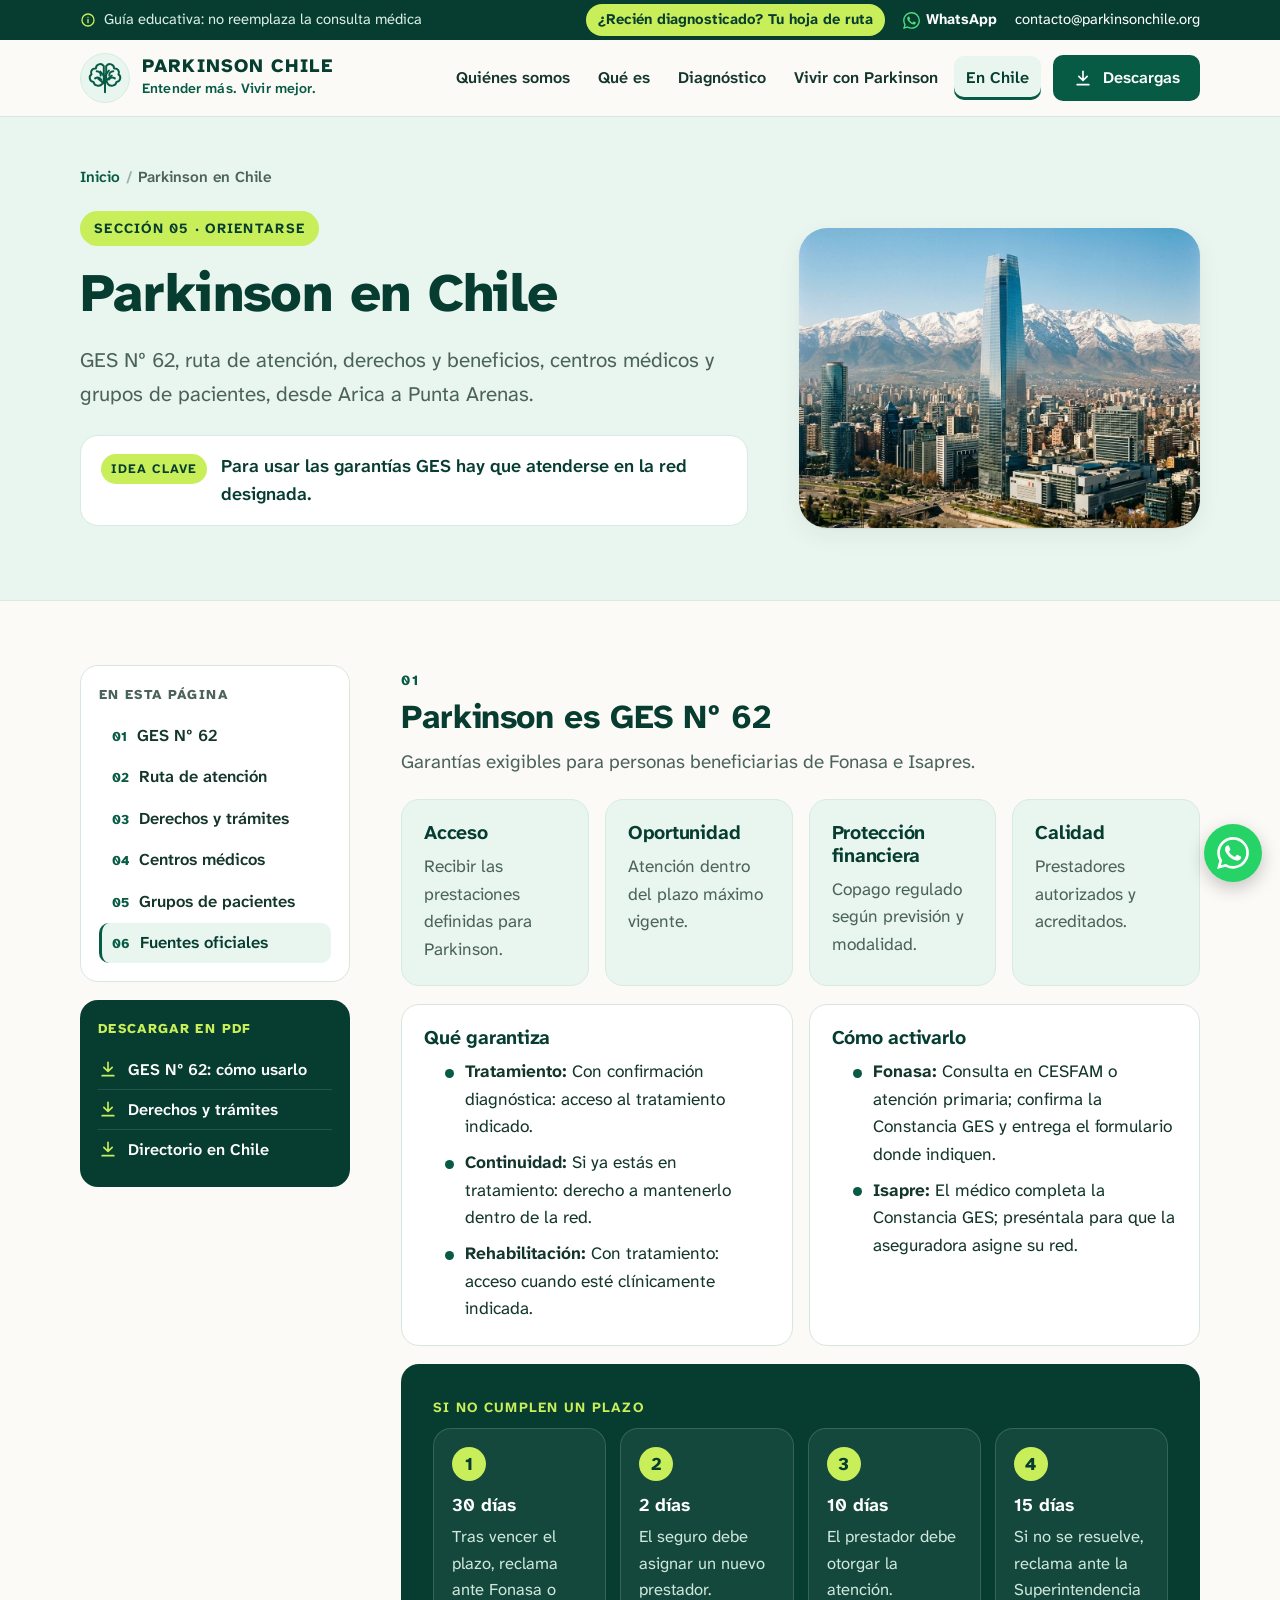
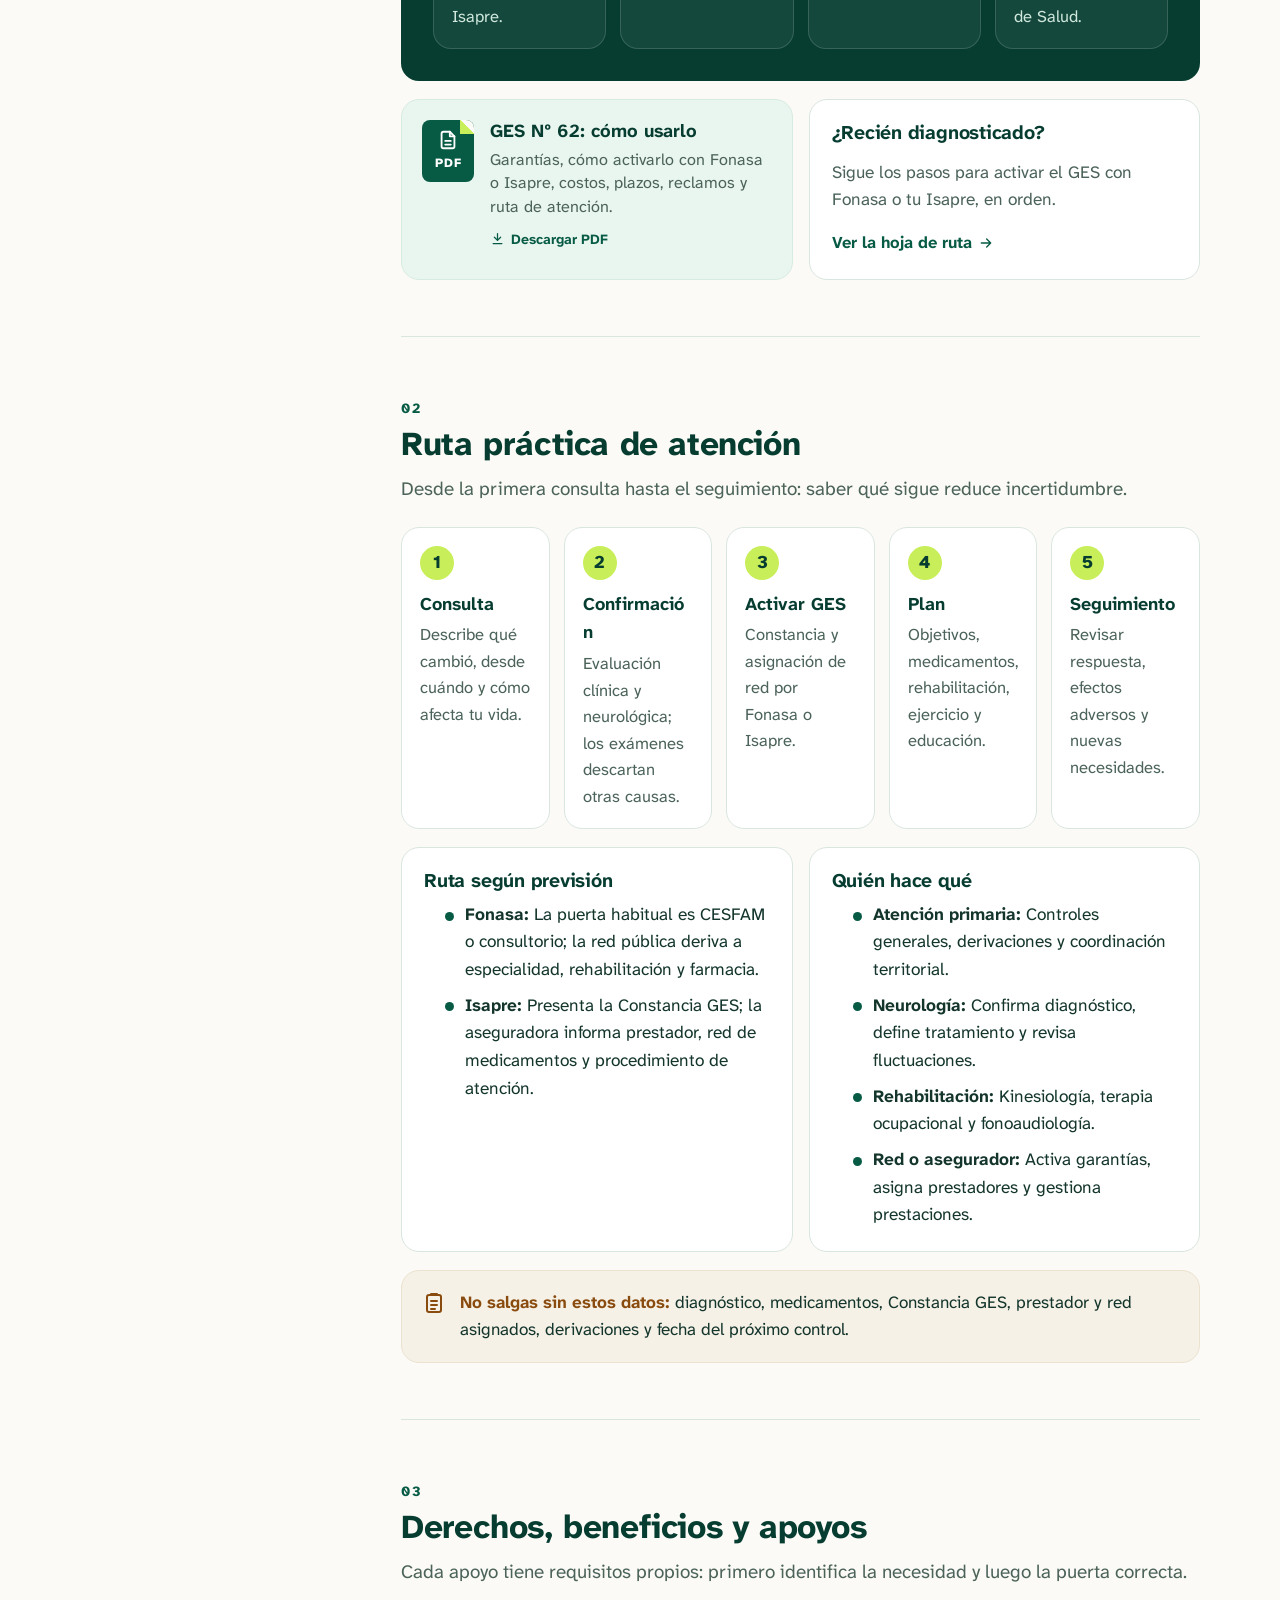
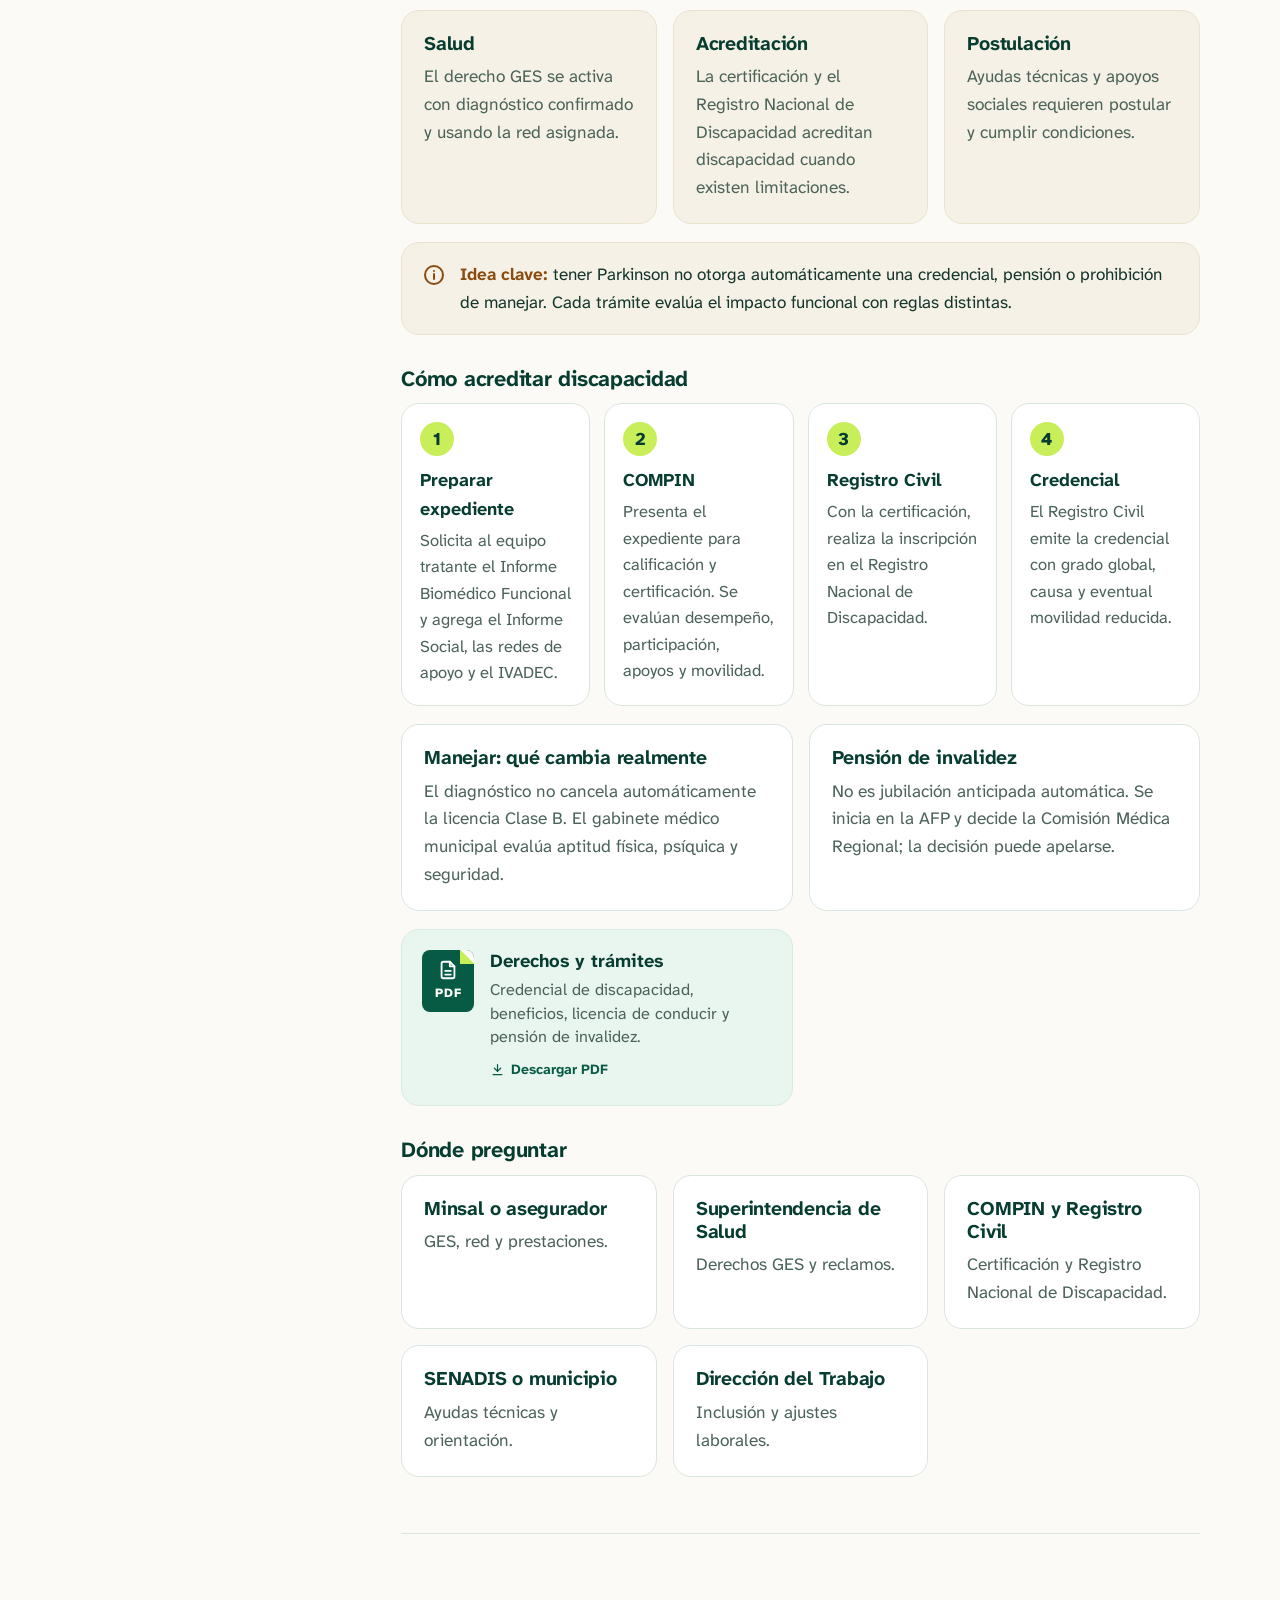
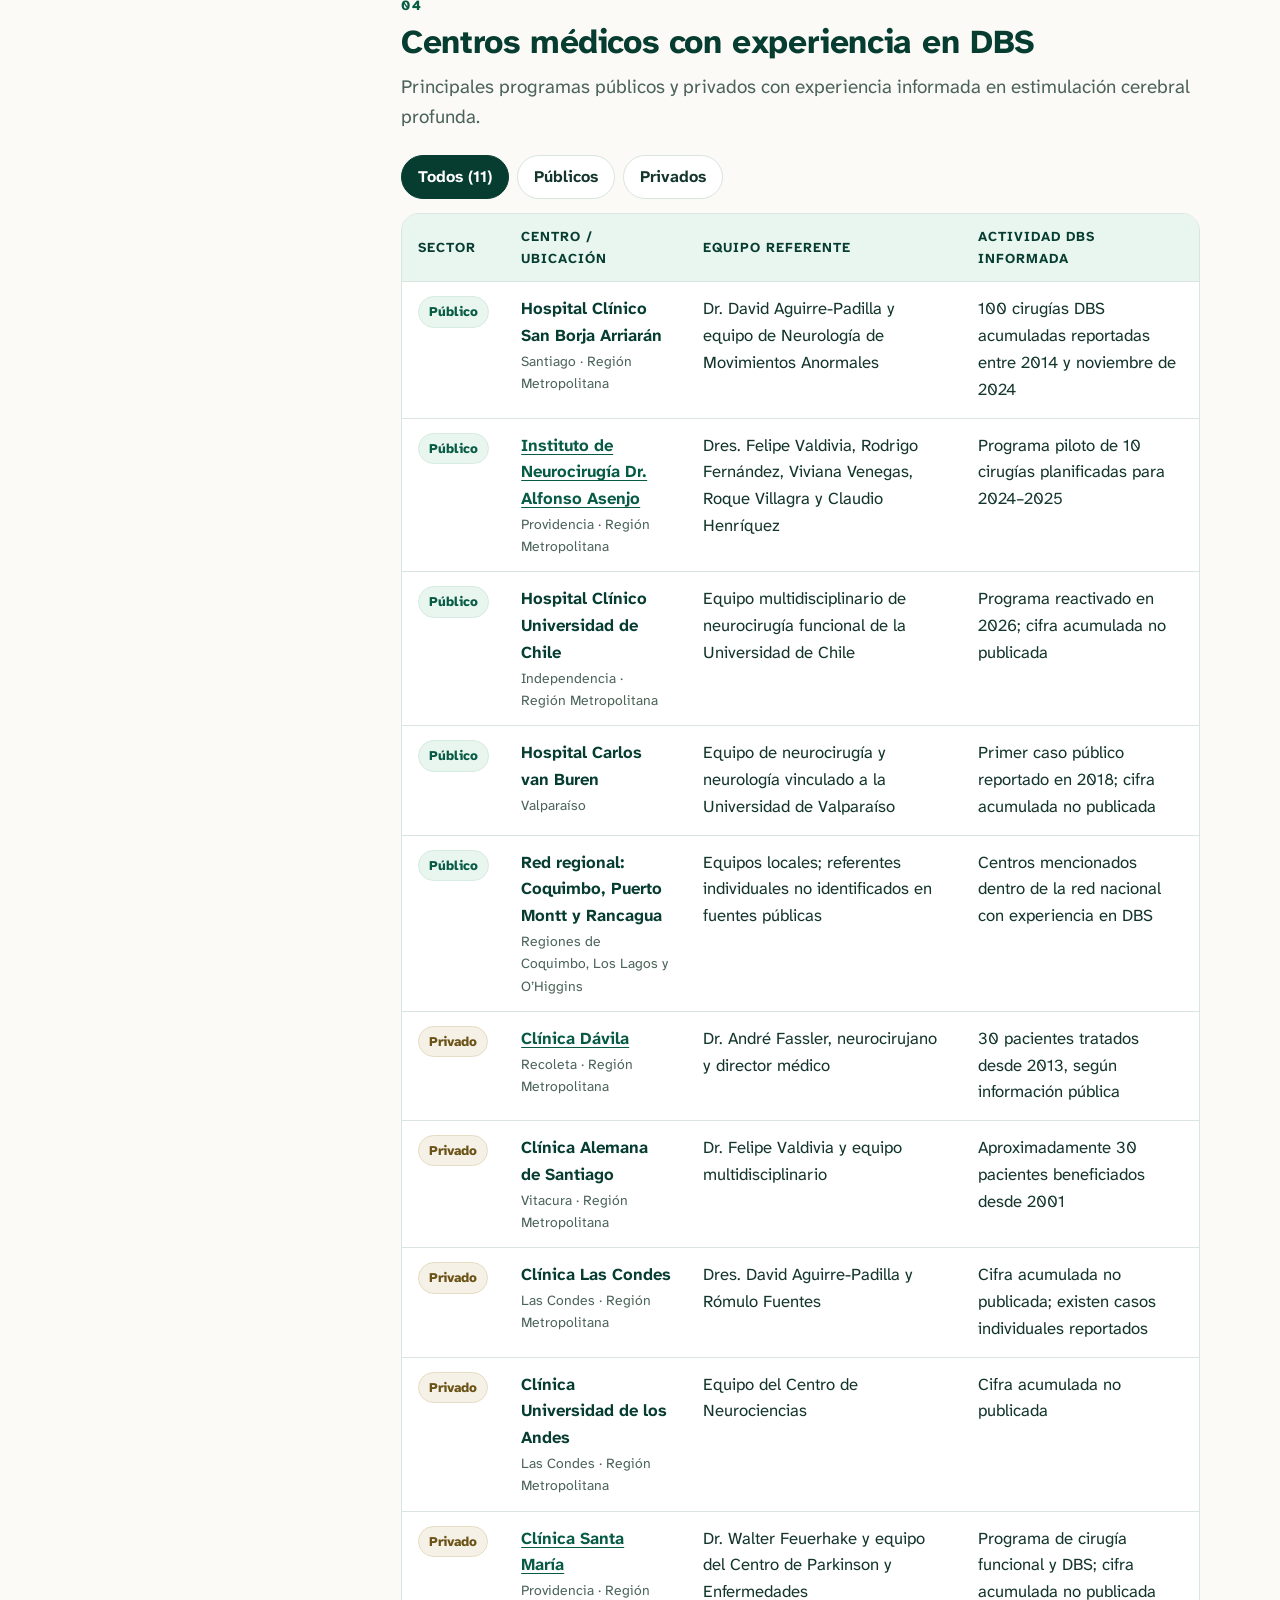
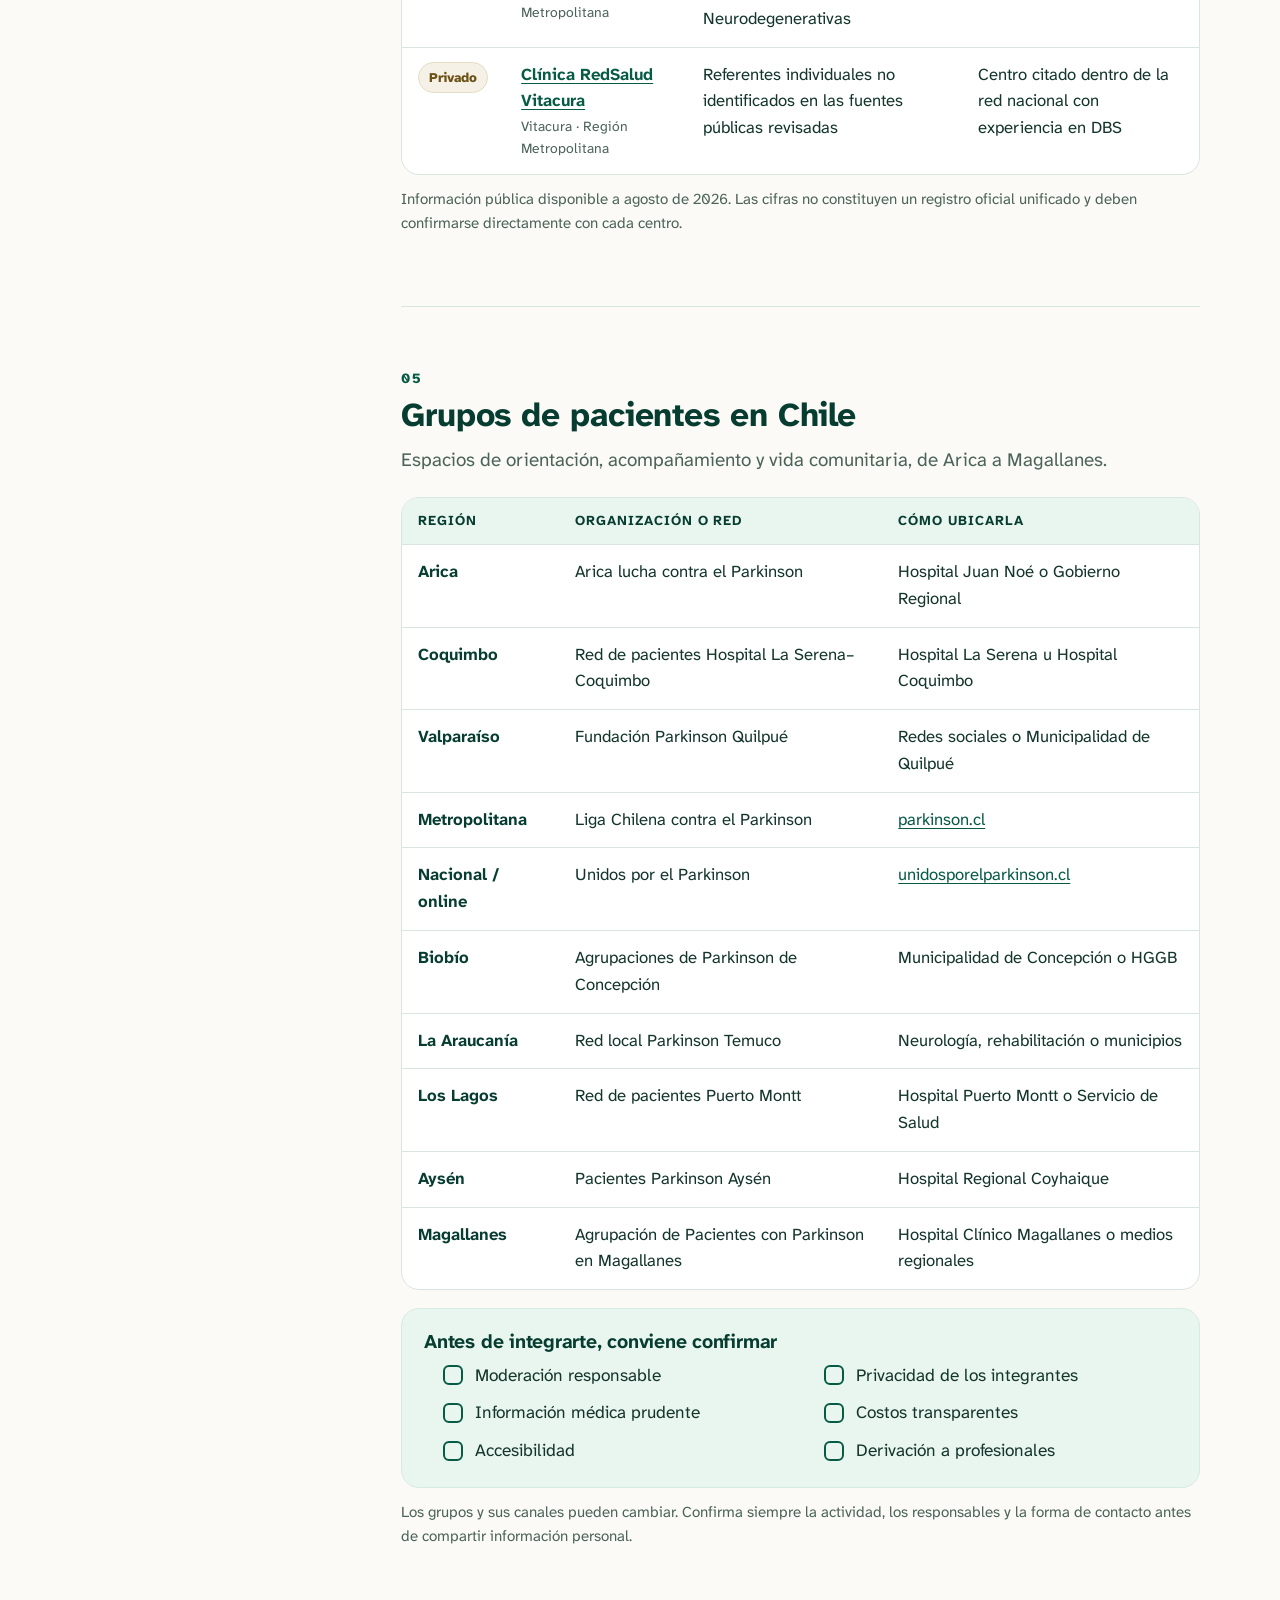
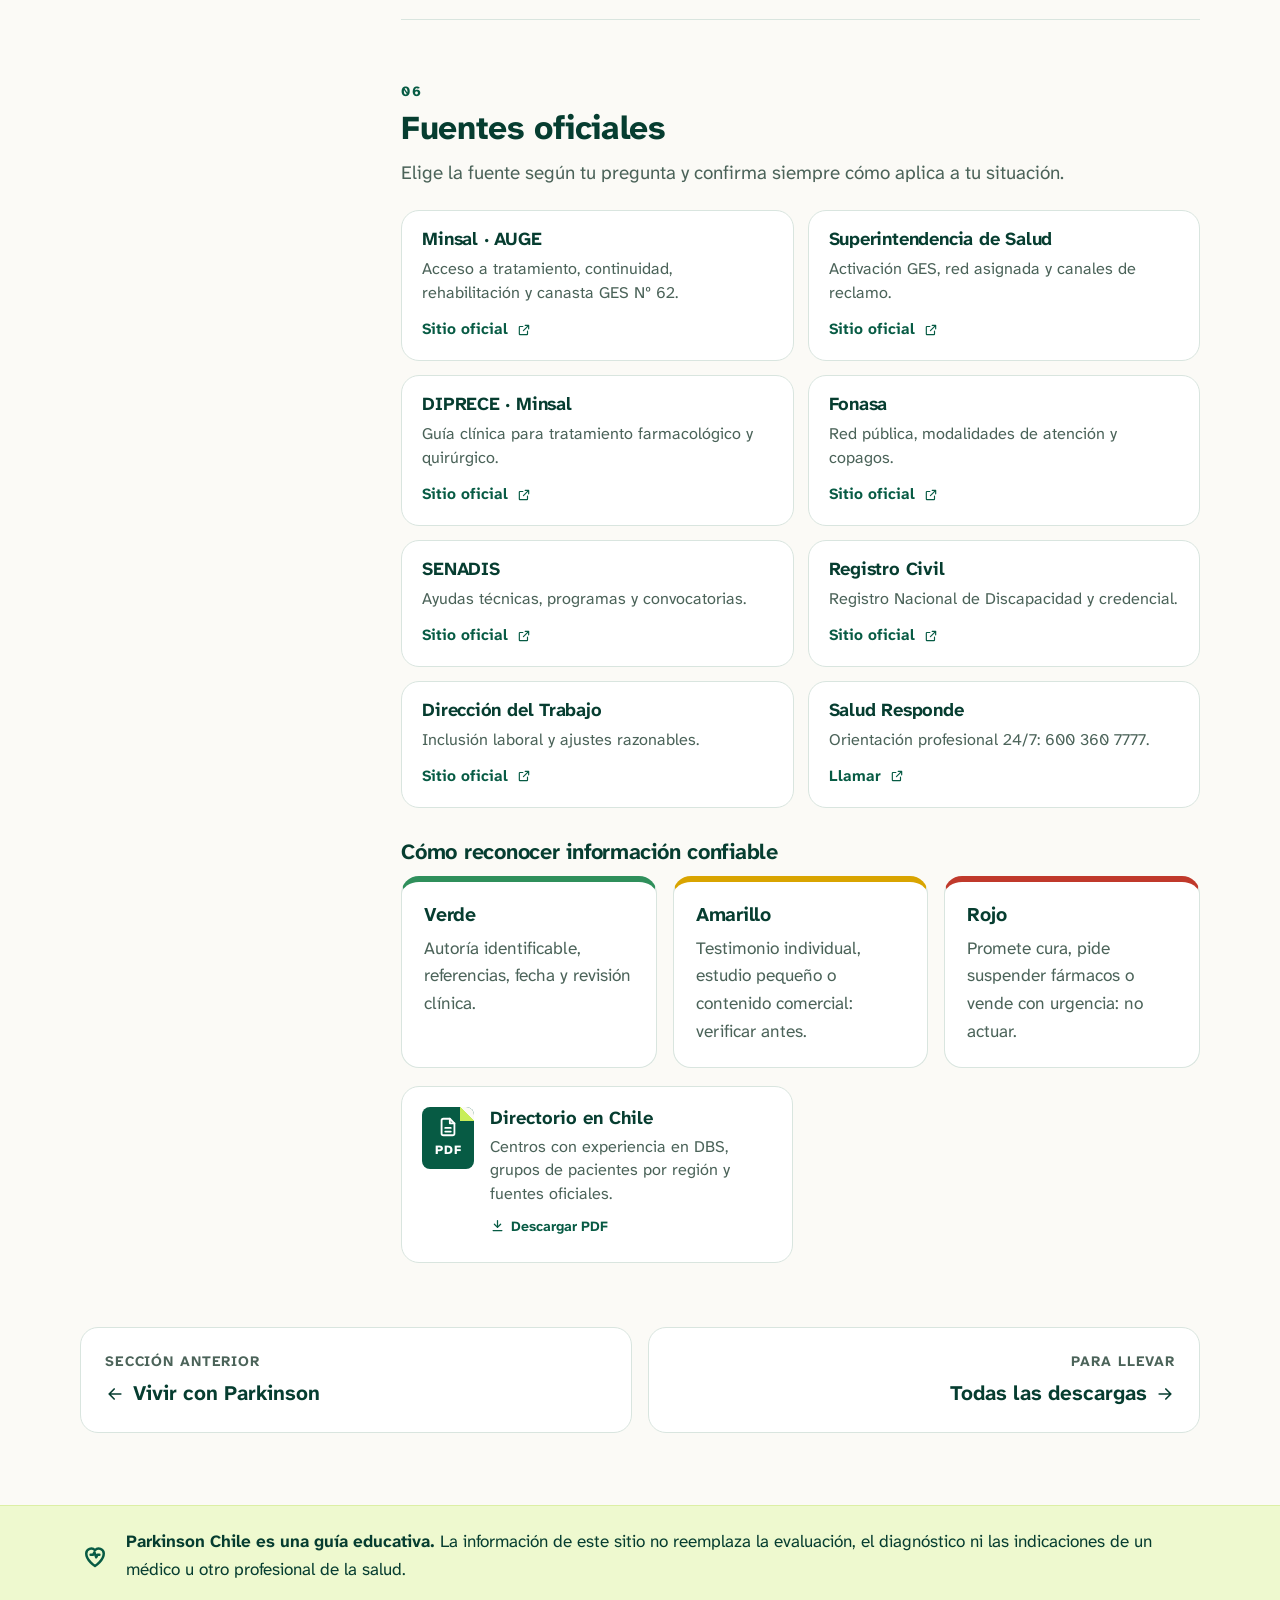
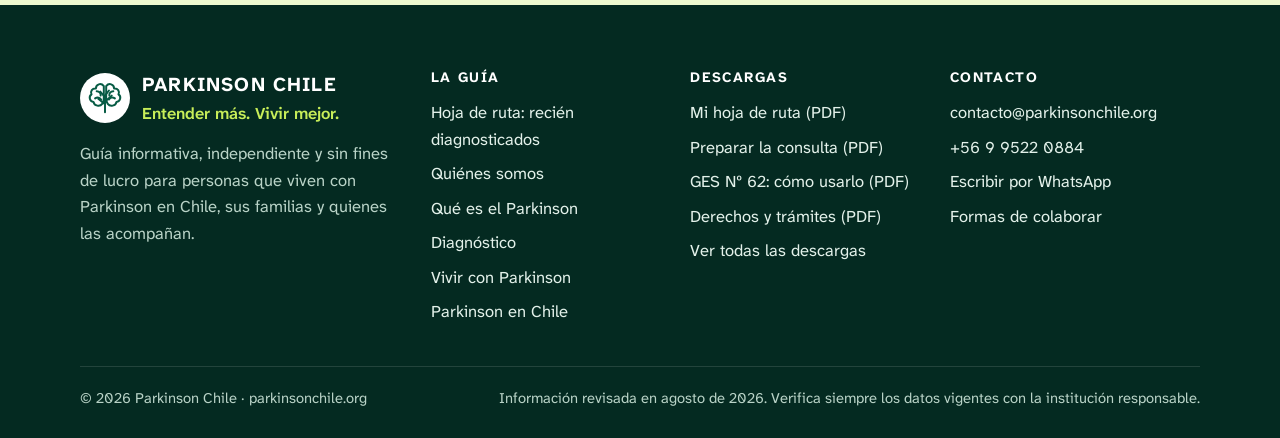
<file: sitio-nuevo/parkinson-en-chile.html>
<!doctype html>
<html lang="es-CL">
<head>
<meta charset="utf-8">
<meta name="viewport" content="width=device-width, initial-scale=1">
<title>Parkinson en Chile | Parkinson Chile</title>
<meta name="description" content="GES Nº 62, ruta de atención, derechos y trámites, centros con experiencia en DBS y grupos de pacientes en Chile.">
<meta name="theme-color" content="#075b44">
<meta name="robots" content="noindex, nofollow">
<meta property="og:title" content="Parkinson en Chile | Parkinson Chile">
<meta property="og:description" content="GES Nº 62, ruta de atención, derechos y trámites, centros con experiencia en DBS y grupos de pacientes en Chile.">
<meta property="og:type" content="website">
<meta property="og:locale" content="es_CL">
<link rel="icon" href="assets/img/brand-tree.svg" type="image/svg+xml">
<link rel="preconnect" href="https://fonts.googleapis.com">
<link rel="preconnect" href="https://fonts.gstatic.com" crossorigin>
<link href="https://fonts.googleapis.com/css2?family=Atkinson+Hyperlegible+Next:wght@400;600;700;800&display=swap" rel="stylesheet">
<link rel="stylesheet" href="css/site.css">
</head>
<body>

<a class="skip-link" href="#contenido">Saltar al contenido</a>
<div class="utility">
  <div class="container">
    <p class="utility__note" style="margin:0"><svg viewBox="0 0 24 24" fill="none" stroke="currentColor" stroke-width="2" stroke-linecap="round" stroke-linejoin="round" width="20" height="20" aria-hidden="true" ><circle cx="12" cy="12" r="9"/><path d="M12 11v5M12 8h.01"/></svg><span>Guía educativa<span class="long">: no reemplaza la consulta médica</span></span></p>
    <div class="utility__tools">
      <a class="utility__cta" href="hoja-de-ruta.html">¿Recién diagnosticado? <span class="long">Tu hoja de ruta</span></a>
      <a class="utility__wa" href="https://wa.me/56995220884" target="_blank" rel="noopener" aria-label="Escribir por WhatsApp"><svg viewBox="0 0 24 24" width="20" height="20" fill="currentColor" aria-hidden="true"><path d="M17.472 14.382c-.297-.149-1.758-.867-2.03-.967-.273-.099-.471-.148-.67.15-.197.297-.767.966-.94 1.164-.173.199-.347.223-.644.075-.297-.15-1.255-.463-2.39-1.475-.883-.788-1.48-1.761-1.653-2.059-.173-.297-.018-.458.13-.606.134-.133.298-.347.446-.52.149-.174.198-.298.298-.497.099-.198.05-.371-.025-.52-.075-.149-.669-1.612-.916-2.207-.242-.579-.487-.5-.669-.51-.173-.008-.371-.01-.57-.01-.198 0-.52.074-.792.372-.272.297-1.04 1.016-1.04 2.479 0 1.462 1.065 2.875 1.213 3.074.149.198 2.096 3.2 5.077 4.487.709.306 1.262.489 1.694.625.712.227 1.36.195 1.871.118.571-.085 1.758-.719 2.006-1.413.248-.694.248-1.289.173-1.413-.074-.124-.272-.198-.57-.347m-5.421 7.403h-.004a9.87 9.87 0 01-5.031-1.378l-.361-.214-3.741.982.998-3.648-.235-.374a9.86 9.86 0 01-1.51-5.26c.001-5.45 4.436-9.884 9.888-9.884 2.64 0 5.122 1.03 6.988 2.898a9.825 9.825 0 012.893 6.994c-.003 5.45-4.437 9.884-9.885 9.884m8.413-18.297A11.815 11.815 0 0012.05 0C5.495 0 .16 5.335.157 11.892c0 2.096.547 4.142 1.588 5.945L.057 24l6.305-1.654a11.882 11.882 0 005.683 1.448h.005c6.554 0 11.89-5.335 11.893-11.893a11.821 11.821 0 00-3.48-8.413Z"/></svg><span class="long">WhatsApp</span></a>
      <a href="mailto:contacto@parkinsonchile.org">contacto@parkinsonchile.org</a>
    </div>
  </div>
</div>
<header class="site-header">
  <div class="container">
    <a class="brand" href="index.html" aria-label="Parkinson Chile, ir al inicio">
      <span class="brand__mark"><img src="assets/img/brand-tree.svg" alt="" width="38" height="38"></span>
      <span class="brand__text"><strong>PARKINSON CHILE</strong><small>Entender más. Vivir mejor.</small></span>
    </a>
    <button class="menu-toggle" type="button" aria-expanded="false" aria-controls="menu-principal">
      <span class="ico-open"><svg viewBox="0 0 24 24" fill="none" stroke="currentColor" stroke-width="2" stroke-linecap="round" stroke-linejoin="round" width="20" height="20" aria-hidden="true" ><path d="M4 7h16M4 12h16M4 17h16"/></svg></span><span class="ico-close" style="display:none"><svg viewBox="0 0 24 24" fill="none" stroke="currentColor" stroke-width="2" stroke-linecap="round" stroke-linejoin="round" width="20" height="20" aria-hidden="true" ><path d="M6 6l12 12M18 6 6 18"/></svg></span><span class="label">Menú</span>
    </button>
    <nav class="main-nav" id="menu-principal" aria-label="Menú principal">
      <a href="quienes-somos.html">Quiénes somos</a><a href="que-es-el-parkinson.html">Qué es</a><a href="diagnostico.html">Diagnóstico</a><a href="vivir-con-parkinson.html">Vivir con Parkinson</a><a href="parkinson-en-chile.html" aria-current="page">En Chile</a>
      <a class="btn btn--primary" href="descargas.html"><svg viewBox="0 0 24 24" fill="none" stroke="currentColor" stroke-width="2" stroke-linecap="round" stroke-linejoin="round" width="20" height="20" aria-hidden="true" ><path d="M12 4v11M7 10l5 5 5-5M5 20h14"/></svg>Descargas</a>
    </nav>
  </div>
</header>
<main id="contenido" tabindex="-1">

<section class="page-hero">
  <div class="container">
    <nav aria-label="Ruta de navegación"><ol class="breadcrumb"><li><a href="index.html">Inicio</a></li><li aria-current="page">Parkinson en Chile</li></ol></nav>
    <div class="page-hero__grid">
      <div>
        <span class="eyebrow eyebrow--pill">Sección 05 · Orientarse</span>
        <h1>Parkinson en Chile</h1>
        <p class="lead">GES Nº 62, ruta de atención, derechos y beneficios, centros médicos y grupos de pacientes, desde Arica a Punta Arenas.</p>
        <p class="keyidea"><b>Idea clave</b><span>Para usar las garantías GES hay que atenderse en la red designada.</span></p>
      </div>
      <div class="page-hero__img"><img src="assets/img/tema-chile.jpg" alt="Santiago con la cordillera de los Andes nevada al fondo" width="800" height="600"></div>
    </div>
  </div>
</section>
<div class="container">
  <div class="with-toc">
    <aside class="toc" aria-label="En esta página">
      <nav class="toc__box" data-toc><p class="toc__title">En esta página</p><ol><li><a href="#ges"><span>01</span>GES Nº 62</a></li><li><a href="#ruta"><span>02</span>Ruta de atención</a></li><li><a href="#derechos"><span>03</span>Derechos y trámites</a></li><li><a href="#centros"><span>04</span>Centros médicos</a></li><li><a href="#grupos"><span>05</span>Grupos de pacientes</a></li><li><a href="#fuentes"><span>06</span>Fuentes oficiales</a></li></ol></nav>
      <div class="toc__dl"><p class="toc__title">Descargar en PDF</p><a href="descargas/ges-62.pdf" download><svg viewBox="0 0 24 24" fill="none" stroke="currentColor" stroke-width="2" stroke-linecap="round" stroke-linejoin="round" width="20" height="20" aria-hidden="true" ><path d="M12 4v11M7 10l5 5 5-5M5 20h14"/></svg><span>GES Nº 62: cómo usarlo</span></a><a href="descargas/derechos-y-tramites.pdf" download><svg viewBox="0 0 24 24" fill="none" stroke="currentColor" stroke-width="2" stroke-linecap="round" stroke-linejoin="round" width="20" height="20" aria-hidden="true" ><path d="M12 4v11M7 10l5 5 5-5M5 20h14"/></svg><span>Derechos y trámites</span></a><a href="descargas/directorio-chile.pdf" download><svg viewBox="0 0 24 24" fill="none" stroke="currentColor" stroke-width="2" stroke-linecap="round" stroke-linejoin="round" width="20" height="20" aria-hidden="true" ><path d="M12 4v11M7 10l5 5 5-5M5 20h14"/></svg><span>Directorio en Chile</span></a></div>
    </aside>
    <div>
      <nav class="toc-mobile" aria-label="En esta página" data-toc><div class="chips"><a href="#ges">GES Nº 62</a><a href="#ruta">Ruta de atención</a><a href="#derechos">Derechos y trámites</a><a href="#centros">Centros médicos</a><a href="#grupos">Grupos de pacientes</a><a href="#fuentes">Fuentes oficiales</a></div></nav>
      <div class="content">
<section class="block" id="ges" aria-labelledby="ges-t">
  <header class="block__head"><span class="block__num">01</span><h2 id="ges-t">Parkinson es GES Nº 62</h2><p>Garantías exigibles para personas beneficiarias de Fonasa e Isapres.</p></header>
  
      <div class="cards cards--4"><article class="card card--mint"><h3>Acceso</h3><p>Recibir las prestaciones definidas para Parkinson.</p></article><article class="card card--mint"><h3>Oportunidad</h3><p>Atención dentro del plazo máximo vigente.</p></article><article class="card card--mint"><h3>Protección financiera</h3><p>Copago regulado según previsión y modalidad.</p></article><article class="card card--mint"><h3>Calidad</h3><p>Prestadores autorizados y acreditados.</p></article></div>
      <div class="cards cards--2 mt">
        <div class="card"><h3>Qué garantiza</h3><ul class="dots"><li><strong>Tratamiento:</strong> Con confirmación diagnóstica: acceso al tratamiento indicado.</li><li><strong>Continuidad:</strong> Si ya estás en tratamiento: derecho a mantenerlo dentro de la red.</li><li><strong>Rehabilitación:</strong> Con tratamiento: acceso cuando esté clínicamente indicada.</li></ul></div>
        <div class="card"><h3>Cómo activarlo</h3><ul class="dots"><li><strong>Fonasa:</strong> Consulta en CESFAM o atención primaria; confirma la Constancia GES y entrega el formulario donde indiquen.</li><li><strong>Isapre:</strong> El médico completa la Constancia GES; preséntala para que la aseguradora asigne su red.</li></ul></div>
      </div>
      <div class="callout mt"><p class="eyebrow">Si no cumplen un plazo</p><ol class="steps" style="grid-template-columns:repeat(auto-fit,minmax(150px,1fr))"><li style="background:rgba(255,255,255,.06);border-color:rgba(255,255,255,.15)"><strong style="color:#fff">30 días</strong><p style="color:#cfe7dc">Tras vencer el plazo, reclama ante Fonasa o Isapre.</p></li><li style="background:rgba(255,255,255,.06);border-color:rgba(255,255,255,.15)"><strong style="color:#fff">2 días</strong><p style="color:#cfe7dc">El seguro debe asignar un nuevo prestador.</p></li><li style="background:rgba(255,255,255,.06);border-color:rgba(255,255,255,.15)"><strong style="color:#fff">10 días</strong><p style="color:#cfe7dc">El prestador debe otorgar la atención.</p></li><li style="background:rgba(255,255,255,.06);border-color:rgba(255,255,255,.15)"><strong style="color:#fff">15 días</strong><p style="color:#cfe7dc">Si no se resuelve, reclama ante la Superintendencia de Salud.</p></li></ol></div>
      <div class="downloads mt"><a class="dl dl--feature" href="descargas/ges-62.pdf" download>
    <span class="dl__icon"><svg viewBox="0 0 24 24" fill="none" stroke="currentColor" stroke-width="2" stroke-linecap="round" stroke-linejoin="round" width="20" height="20" aria-hidden="true" ><path d="M14 3H7a2 2 0 0 0-2 2v14a2 2 0 0 0 2 2h10a2 2 0 0 0 2-2V8z"/><path d="M14 3v5h5M9 13h6M9 17h6"/></svg>PDF</span>
    <span><strong>GES Nº 62: cómo usarlo</strong><p>Garantías, cómo activarlo con Fonasa o Isapre, costos, plazos, reclamos y ruta de atención.</p><span class="meta"><svg viewBox="0 0 24 24" fill="none" stroke="currentColor" stroke-width="2" stroke-linecap="round" stroke-linejoin="round" width="20" height="20" aria-hidden="true" ><path d="M12 4v11M7 10l5 5 5-5M5 20h14"/></svg>Descargar PDF</span></span>
  </a><a class="card card--link" href="hoja-de-ruta.html#mes"><h3>¿Recién diagnosticado?</h3><p>Sigue los pasos para activar el GES con Fonasa o tu Isapre, en orden.</p><span class="go">Ver la hoja de ruta<svg viewBox="0 0 24 24" fill="none" stroke="currentColor" stroke-width="2" stroke-linecap="round" stroke-linejoin="round" width="20" height="20" aria-hidden="true" ><path d="M5 12h14M13 6l6 6-6 6"/></svg></span></a></div>
</section>
<section class="block" id="ruta" aria-labelledby="ruta-t">
  <header class="block__head"><span class="block__num">02</span><h2 id="ruta-t">Ruta práctica de atención</h2><p>Desde la primera consulta hasta el seguimiento: saber qué sigue reduce incertidumbre.</p></header>
  
      <ol class="steps"><li><strong>Consulta</strong><p>Describe qué cambió, desde cuándo y cómo afecta tu vida.</p></li><li><strong>Confirmación</strong><p>Evaluación clínica y neurológica; los exámenes descartan otras causas.</p></li><li><strong>Activar GES</strong><p>Constancia y asignación de red por Fonasa o Isapre.</p></li><li><strong>Plan</strong><p>Objetivos, medicamentos, rehabilitación, ejercicio y educación.</p></li><li><strong>Seguimiento</strong><p>Revisar respuesta, efectos adversos y nuevas necesidades.</p></li></ol>
      <div class="cards cards--2 mt"><div class="card"><h3>Ruta según previsión</h3><ul class="dots"><li><strong>Fonasa:</strong> La puerta habitual es CESFAM o consultorio; la red pública deriva a especialidad, rehabilitación y farmacia.</li><li><strong>Isapre:</strong> Presenta la Constancia GES; la aseguradora informa prestador, red de medicamentos y procedimiento de atención.</li></ul></div><div class="card"><h3>Quién hace qué</h3><ul class="dots"><li><strong>Atención primaria:</strong> Controles generales, derivaciones y coordinación territorial.</li><li><strong>Neurología:</strong> Confirma diagnóstico, define tratamiento y revisa fluctuaciones.</li><li><strong>Rehabilitación:</strong> Kinesiología, terapia ocupacional y fonoaudiología.</li><li><strong>Red o asegurador:</strong> Activa garantías, asigna prestadores y gestiona prestaciones.</li></ul></div></div>
      <div class="note mt"><svg viewBox="0 0 24 24" fill="none" stroke="currentColor" stroke-width="2" stroke-linecap="round" stroke-linejoin="round" width="20" height="20" aria-hidden="true" ><rect x="5" y="4" width="14" height="17" rx="2"/><path d="M9 4V3h6v1M9 10h6M9 14h6M9 18h4"/></svg><p><strong>No salgas sin estos datos:</strong> diagnóstico, medicamentos, Constancia GES, prestador y red asignados, derivaciones y fecha del próximo control.</p></div>
</section>
<section class="block" id="derechos" aria-labelledby="derechos-t">
  <header class="block__head"><span class="block__num">03</span><h2 id="derechos-t">Derechos, beneficios y apoyos</h2><p>Cada apoyo tiene requisitos propios: primero identifica la necesidad y luego la puerta correcta.</p></header>
  
      <div class="cards cards--3"><article class="card card--sand"><h3>Salud</h3><p>El derecho GES se activa con diagnóstico confirmado y usando la red asignada.</p></article><article class="card card--sand"><h3>Acreditación</h3><p>La certificación y el Registro Nacional de Discapacidad acreditan discapacidad cuando existen limitaciones.</p></article><article class="card card--sand"><h3>Postulación</h3><p>Ayudas técnicas y apoyos sociales requieren postular y cumplir condiciones.</p></article></div>
      <div class="note mt"><svg viewBox="0 0 24 24" fill="none" stroke="currentColor" stroke-width="2" stroke-linecap="round" stroke-linejoin="round" width="20" height="20" aria-hidden="true" ><circle cx="12" cy="12" r="9"/><path d="M12 11v5M12 8h.01"/></svg><p><strong>Idea clave:</strong> tener Parkinson no otorga automáticamente una credencial, pensión o prohibición de manejar. Cada trámite evalúa el impacto funcional con reglas distintas.</p></div>
      <h3 class="mt-l">Cómo acreditar discapacidad</h3>
      <ol class="steps"><li><strong>Preparar expediente</strong><p>Solicita al equipo tratante el Informe Biomédico Funcional y agrega el Informe Social, las redes de apoyo y el IVADEC.</p></li><li><strong>COMPIN</strong><p>Presenta el expediente para calificación y certificación. Se evalúan desempeño, participación, apoyos y movilidad.</p></li><li><strong>Registro Civil</strong><p>Con la certificación, realiza la inscripción en el Registro Nacional de Discapacidad.</p></li><li><strong>Credencial</strong><p>El Registro Civil emite la credencial con grado global, causa y eventual movilidad reducida.</p></li></ol>
      <div class="cards cards--2 mt">
        <div class="card"><h3>Manejar: qué cambia realmente</h3><p>El diagnóstico no cancela automáticamente la licencia Clase B. El gabinete médico municipal evalúa aptitud física, psíquica y seguridad.</p></div>
        <div class="card"><h3>Pensión de invalidez</h3><p>No es jubilación anticipada automática. Se inicia en la AFP y decide la Comisión Médica Regional; la decisión puede apelarse.</p></div>
      </div>
      <div class="downloads mt"><a class="dl dl--feature" href="descargas/derechos-y-tramites.pdf" download>
    <span class="dl__icon"><svg viewBox="0 0 24 24" fill="none" stroke="currentColor" stroke-width="2" stroke-linecap="round" stroke-linejoin="round" width="20" height="20" aria-hidden="true" ><path d="M14 3H7a2 2 0 0 0-2 2v14a2 2 0 0 0 2 2h10a2 2 0 0 0 2-2V8z"/><path d="M14 3v5h5M9 13h6M9 17h6"/></svg>PDF</span>
    <span><strong>Derechos y trámites</strong><p>Credencial de discapacidad, beneficios, licencia de conducir y pensión de invalidez.</p><span class="meta"><svg viewBox="0 0 24 24" fill="none" stroke="currentColor" stroke-width="2" stroke-linecap="round" stroke-linejoin="round" width="20" height="20" aria-hidden="true" ><path d="M12 4v11M7 10l5 5 5-5M5 20h14"/></svg>Descargar PDF</span></span>
  </a></div>
      <h3 class="mt-l">Dónde preguntar</h3>
      <div class="cards cards--3"><article class="card "><h3>Minsal o asegurador</h3><p>GES, red y prestaciones.</p></article><article class="card "><h3>Superintendencia de Salud</h3><p>Derechos GES y reclamos.</p></article><article class="card "><h3>COMPIN y Registro Civil</h3><p>Certificación y Registro Nacional de Discapacidad.</p></article><article class="card "><h3>SENADIS o municipio</h3><p>Ayudas técnicas y orientación.</p></article><article class="card "><h3>Dirección del Trabajo</h3><p>Inclusión y ajustes laborales.</p></article></div>
</section>
<section class="block" id="centros" aria-labelledby="centros-t">
  <header class="block__head"><span class="block__num">04</span><h2 id="centros-t">Centros médicos con experiencia en DBS</h2><p>Principales programas públicos y privados con experiencia informada en estimulación cerebral profunda.</p></header>
  
      <div class="filters" role="group" aria-label="Filtrar centros" data-filter-for="tabla-centros">
        <button type="button" data-value="todos" aria-pressed="true">Todos (11)</button>
        <button type="button" data-value="publico" aria-pressed="false">Públicos</button>
        <button type="button" data-value="privado" aria-pressed="false">Privados</button>
      </div>
      <div class="table-wrap"><table class="data" id="tabla-centros">
        <thead><tr><th scope="col">Sector</th><th scope="col">Centro / ubicación</th><th scope="col">Equipo referente</th><th scope="col">Actividad DBS informada</th></tr></thead>
        <tbody>
    <tr data-group="publico">
      <td data-label="Sector"><span class="pill pill--pub">Público</span></td>
      <td data-label="Centro"><strong>Hospital Clínico San Borja Arriarán</strong><small>Santiago · Región Metropolitana</small></td>
      <td data-label="Equipo referente">Dr. David Aguirre-Padilla y equipo de Neurología de Movimientos Anormales</td>
      <td data-label="Actividad DBS informada">100 cirugías DBS acumuladas reportadas entre 2014 y noviembre de 2024</td>
    </tr>
    <tr data-group="publico">
      <td data-label="Sector"><span class="pill pill--pub">Público</span></td>
      <td data-label="Centro"><strong><a href="https://www.institutodeneurocirugia.cl/" target="_blank" rel="noopener">Instituto de Neurocirugía Dr. Alfonso Asenjo</a></strong><small>Providencia · Región Metropolitana</small></td>
      <td data-label="Equipo referente">Dres. Felipe Valdivia, Rodrigo Fernández, Viviana Venegas, Roque Villagra y Claudio Henríquez</td>
      <td data-label="Actividad DBS informada">Programa piloto de 10 cirugías planificadas para 2024–2025</td>
    </tr>
    <tr data-group="publico">
      <td data-label="Sector"><span class="pill pill--pub">Público</span></td>
      <td data-label="Centro"><strong>Hospital Clínico Universidad de Chile</strong><small>Independencia · Región Metropolitana</small></td>
      <td data-label="Equipo referente">Equipo multidisciplinario de neurocirugía funcional de la Universidad de Chile</td>
      <td data-label="Actividad DBS informada">Programa reactivado en 2026; cifra acumulada no publicada</td>
    </tr>
    <tr data-group="publico">
      <td data-label="Sector"><span class="pill pill--pub">Público</span></td>
      <td data-label="Centro"><strong>Hospital Carlos van Buren</strong><small>Valparaíso</small></td>
      <td data-label="Equipo referente">Equipo de neurocirugía y neurología vinculado a la Universidad de Valparaíso</td>
      <td data-label="Actividad DBS informada">Primer caso público reportado en 2018; cifra acumulada no publicada</td>
    </tr>
    <tr data-group="publico">
      <td data-label="Sector"><span class="pill pill--pub">Público</span></td>
      <td data-label="Centro"><strong>Red regional: Coquimbo, Puerto Montt y Rancagua</strong><small>Regiones de Coquimbo, Los Lagos y O’Higgins</small></td>
      <td data-label="Equipo referente">Equipos locales; referentes individuales no identificados en fuentes públicas</td>
      <td data-label="Actividad DBS informada">Centros mencionados dentro de la red nacional con experiencia en DBS</td>
    </tr>
    <tr data-group="privado">
      <td data-label="Sector"><span class="pill pill--priv">Privado</span></td>
      <td data-label="Centro"><strong><a href="https://www.davila.cl/" target="_blank" rel="noopener">Clínica Dávila</a></strong><small>Recoleta · Región Metropolitana</small></td>
      <td data-label="Equipo referente">Dr. André Fassler, neurocirujano y director médico</td>
      <td data-label="Actividad DBS informada">30 pacientes tratados desde 2013, según información pública</td>
    </tr>
    <tr data-group="privado">
      <td data-label="Sector"><span class="pill pill--priv">Privado</span></td>
      <td data-label="Centro"><strong>Clínica Alemana de Santiago</strong><small>Vitacura · Región Metropolitana</small></td>
      <td data-label="Equipo referente">Dr. Felipe Valdivia y equipo multidisciplinario</td>
      <td data-label="Actividad DBS informada">Aproximadamente 30 pacientes beneficiados desde 2001</td>
    </tr>
    <tr data-group="privado">
      <td data-label="Sector"><span class="pill pill--priv">Privado</span></td>
      <td data-label="Centro"><strong>Clínica Las Condes</strong><small>Las Condes · Región Metropolitana</small></td>
      <td data-label="Equipo referente">Dres. David Aguirre-Padilla y Rómulo Fuentes</td>
      <td data-label="Actividad DBS informada">Cifra acumulada no publicada; existen casos individuales reportados</td>
    </tr>
    <tr data-group="privado">
      <td data-label="Sector"><span class="pill pill--priv">Privado</span></td>
      <td data-label="Centro"><strong>Clínica Universidad de los Andes</strong><small>Las Condes · Región Metropolitana</small></td>
      <td data-label="Equipo referente">Equipo del Centro de Neurociencias</td>
      <td data-label="Actividad DBS informada">Cifra acumulada no publicada</td>
    </tr>
    <tr data-group="privado">
      <td data-label="Sector"><span class="pill pill--priv">Privado</span></td>
      <td data-label="Centro"><strong><a href="https://www.clinicasantamaria.cl/" target="_blank" rel="noopener">Clínica Santa María</a></strong><small>Providencia · Región Metropolitana</small></td>
      <td data-label="Equipo referente">Dr. Walter Feuerhake y equipo del Centro de Parkinson y Enfermedades Neurodegenerativas</td>
      <td data-label="Actividad DBS informada">Programa de cirugía funcional y DBS; cifra acumulada no publicada</td>
    </tr>
    <tr data-group="privado">
      <td data-label="Sector"><span class="pill pill--priv">Privado</span></td>
      <td data-label="Centro"><strong><a href="https://www.redsalud.cl/clinicas/clinica-redsalud-vitacura" target="_blank" rel="noopener">Clínica RedSalud Vitacura</a></strong><small>Vitacura · Región Metropolitana</small></td>
      <td data-label="Equipo referente">Referentes individuales no identificados en las fuentes públicas revisadas</td>
      <td data-label="Actividad DBS informada">Centro citado dentro de la red nacional con experiencia en DBS</td>
    </tr></tbody>
      </table></div>
      <p class="source-note">Información pública disponible a agosto de 2026. Las cifras no constituyen un registro oficial unificado y deben confirmarse directamente con cada centro.</p>
</section>
<section class="block" id="grupos" aria-labelledby="grupos-t">
  <header class="block__head"><span class="block__num">05</span><h2 id="grupos-t">Grupos de pacientes en Chile</h2><p>Espacios de orientación, acompañamiento y vida comunitaria, de Arica a Magallanes.</p></header>
  
      <div class="table-wrap"><table class="data">
        <thead><tr><th scope="col">Región</th><th scope="col">Organización o red</th><th scope="col">Cómo ubicarla</th></tr></thead>
        <tbody>
    <tr><td data-label="Región"><strong>Arica</strong></td><td data-label="Organización o red">Arica lucha contra el Parkinson</td><td data-label="Cómo ubicarla">Hospital Juan Noé o Gobierno Regional</td></tr>
    <tr><td data-label="Región"><strong>Coquimbo</strong></td><td data-label="Organización o red">Red de pacientes Hospital La Serena–Coquimbo</td><td data-label="Cómo ubicarla">Hospital La Serena u Hospital Coquimbo</td></tr>
    <tr><td data-label="Región"><strong>Valparaíso</strong></td><td data-label="Organización o red">Fundación Parkinson Quilpué</td><td data-label="Cómo ubicarla">Redes sociales o Municipalidad de Quilpué</td></tr>
    <tr><td data-label="Región"><strong>Metropolitana</strong></td><td data-label="Organización o red">Liga Chilena contra el Parkinson</td><td data-label="Cómo ubicarla"><a href="https://www.parkinson.cl/" target="_blank" rel="noopener">parkinson.cl</a></td></tr>
    <tr><td data-label="Región"><strong>Nacional / online</strong></td><td data-label="Organización o red">Unidos por el Parkinson</td><td data-label="Cómo ubicarla"><a href="https://unidosporelparkinson.cl/" target="_blank" rel="noopener">unidosporelparkinson.cl</a></td></tr>
    <tr><td data-label="Región"><strong>Biobío</strong></td><td data-label="Organización o red">Agrupaciones de Parkinson de Concepción</td><td data-label="Cómo ubicarla">Municipalidad de Concepción o HGGB</td></tr>
    <tr><td data-label="Región"><strong>La Araucanía</strong></td><td data-label="Organización o red">Red local Parkinson Temuco</td><td data-label="Cómo ubicarla">Neurología, rehabilitación o municipios</td></tr>
    <tr><td data-label="Región"><strong>Los Lagos</strong></td><td data-label="Organización o red">Red de pacientes Puerto Montt</td><td data-label="Cómo ubicarla">Hospital Puerto Montt o Servicio de Salud</td></tr>
    <tr><td data-label="Región"><strong>Aysén</strong></td><td data-label="Organización o red">Pacientes Parkinson Aysén</td><td data-label="Cómo ubicarla">Hospital Regional Coyhaique</td></tr>
    <tr><td data-label="Región"><strong>Magallanes</strong></td><td data-label="Organización o red">Agrupación de Pacientes con Parkinson en Magallanes</td><td data-label="Cómo ubicarla">Hospital Clínico Magallanes o medios regionales</td></tr></tbody>
      </table></div>
      <div class="card card--mint mt"><h3>Antes de integrarte, conviene confirmar</h3><ul class="checks checks--two"><li>Moderación responsable</li><li>Privacidad de los integrantes</li><li>Información médica prudente</li><li>Costos transparentes</li><li>Accesibilidad</li><li>Derivación a profesionales</li></ul></div>
      <p class="source-note">Los grupos y sus canales pueden cambiar. Confirma siempre la actividad, los responsables y la forma de contacto antes de compartir información personal.</p>
</section>
<section class="block" id="fuentes" aria-labelledby="fuentes-t">
  <header class="block__head"><span class="block__num">06</span><h2 id="fuentes-t">Fuentes oficiales</h2><p>Elige la fuente según tu pregunta y confirma siempre cómo aplica a tu situación.</p></header>
  
      <div class="dir"><article class="dir__item"><h3>Minsal · AUGE</h3><p>Acceso a tratamiento, continuidad, rehabilitación y canasta GES Nº 62.</p><a class="ext" href="https://auge.minsal.cl/problemasdesalud/index/62" target="_blank" rel="noopener">Sitio oficial <svg viewBox="0 0 24 24" fill="none" stroke="currentColor" stroke-width="2" stroke-linecap="round" stroke-linejoin="round" width="20" height="20" aria-hidden="true" class="i-ext"><path d="M14 4h6v6M20 4l-9 9M18 14v5a1 1 0 0 1-1 1H5a1 1 0 0 1-1-1V7a1 1 0 0 1 1-1h5"/></svg></a></article><article class="dir__item"><h3>Superintendencia de Salud</h3><p>Activación GES, red asignada y canales de reclamo.</p><a class="ext" href="https://www.superdesalud.gob.cl/" target="_blank" rel="noopener">Sitio oficial <svg viewBox="0 0 24 24" fill="none" stroke="currentColor" stroke-width="2" stroke-linecap="round" stroke-linejoin="round" width="20" height="20" aria-hidden="true" class="i-ext"><path d="M14 4h6v6M20 4l-9 9M18 14v5a1 1 0 0 1-1 1H5a1 1 0 0 1-1-1V7a1 1 0 0 1 1-1h5"/></svg></a></article><article class="dir__item"><h3>DIPRECE · Minsal</h3><p>Guía clínica para tratamiento farmacológico y quirúrgico.</p><a class="ext" href="https://diprece.minsal.cl/" target="_blank" rel="noopener">Sitio oficial <svg viewBox="0 0 24 24" fill="none" stroke="currentColor" stroke-width="2" stroke-linecap="round" stroke-linejoin="round" width="20" height="20" aria-hidden="true" class="i-ext"><path d="M14 4h6v6M20 4l-9 9M18 14v5a1 1 0 0 1-1 1H5a1 1 0 0 1-1-1V7a1 1 0 0 1 1-1h5"/></svg></a></article><article class="dir__item"><h3>Fonasa</h3><p>Red pública, modalidades de atención y copagos.</p><a class="ext" href="https://www.fonasa.cl/" target="_blank" rel="noopener">Sitio oficial <svg viewBox="0 0 24 24" fill="none" stroke="currentColor" stroke-width="2" stroke-linecap="round" stroke-linejoin="round" width="20" height="20" aria-hidden="true" class="i-ext"><path d="M14 4h6v6M20 4l-9 9M18 14v5a1 1 0 0 1-1 1H5a1 1 0 0 1-1-1V7a1 1 0 0 1 1-1h5"/></svg></a></article><article class="dir__item"><h3>SENADIS</h3><p>Ayudas técnicas, programas y convocatorias.</p><a class="ext" href="https://www.senadis.gob.cl/" target="_blank" rel="noopener">Sitio oficial <svg viewBox="0 0 24 24" fill="none" stroke="currentColor" stroke-width="2" stroke-linecap="round" stroke-linejoin="round" width="20" height="20" aria-hidden="true" class="i-ext"><path d="M14 4h6v6M20 4l-9 9M18 14v5a1 1 0 0 1-1 1H5a1 1 0 0 1-1-1V7a1 1 0 0 1 1-1h5"/></svg></a></article><article class="dir__item"><h3>Registro Civil</h3><p>Registro Nacional de Discapacidad y credencial.</p><a class="ext" href="https://www.registrocivil.cl/" target="_blank" rel="noopener">Sitio oficial <svg viewBox="0 0 24 24" fill="none" stroke="currentColor" stroke-width="2" stroke-linecap="round" stroke-linejoin="round" width="20" height="20" aria-hidden="true" class="i-ext"><path d="M14 4h6v6M20 4l-9 9M18 14v5a1 1 0 0 1-1 1H5a1 1 0 0 1-1-1V7a1 1 0 0 1 1-1h5"/></svg></a></article><article class="dir__item"><h3>Dirección del Trabajo</h3><p>Inclusión laboral y ajustes razonables.</p><a class="ext" href="https://www.dt.gob.cl/" target="_blank" rel="noopener">Sitio oficial <svg viewBox="0 0 24 24" fill="none" stroke="currentColor" stroke-width="2" stroke-linecap="round" stroke-linejoin="round" width="20" height="20" aria-hidden="true" class="i-ext"><path d="M14 4h6v6M20 4l-9 9M18 14v5a1 1 0 0 1-1 1H5a1 1 0 0 1-1-1V7a1 1 0 0 1 1-1h5"/></svg></a></article><article class="dir__item"><h3>Salud Responde</h3><p>Orientación profesional 24/7: 600 360 7777.</p><a class="ext" href="tel:6003607777">Llamar <svg viewBox="0 0 24 24" fill="none" stroke="currentColor" stroke-width="2" stroke-linecap="round" stroke-linejoin="round" width="20" height="20" aria-hidden="true" class="i-ext"><path d="M14 4h6v6M20 4l-9 9M18 14v5a1 1 0 0 1-1 1H5a1 1 0 0 1-1-1V7a1 1 0 0 1 1-1h5"/></svg></a></article></div>
      <h3 class="mt-l">Cómo reconocer información confiable</h3>
      <div class="cards cards--3"><article class="card" style="border-top:6px solid #2f8f5b"><h3>Verde</h3><p>Autoría identificable, referencias, fecha y revisión clínica.</p></article><article class="card" style="border-top:6px solid #d9a400"><h3>Amarillo</h3><p>Testimonio individual, estudio pequeño o contenido comercial: verificar antes.</p></article><article class="card" style="border-top:6px solid #c0392b"><h3>Rojo</h3><p>Promete cura, pide suspender fármacos o vende con urgencia: no actuar.</p></article></div>
      <div class="downloads mt"><a class="dl " href="descargas/directorio-chile.pdf" download>
    <span class="dl__icon"><svg viewBox="0 0 24 24" fill="none" stroke="currentColor" stroke-width="2" stroke-linecap="round" stroke-linejoin="round" width="20" height="20" aria-hidden="true" ><path d="M14 3H7a2 2 0 0 0-2 2v14a2 2 0 0 0 2 2h10a2 2 0 0 0 2-2V8z"/><path d="M14 3v5h5M9 13h6M9 17h6"/></svg>PDF</span>
    <span><strong>Directorio en Chile</strong><p>Centros con experiencia en DBS, grupos de pacientes por región y fuentes oficiales.</p><span class="meta"><svg viewBox="0 0 24 24" fill="none" stroke="currentColor" stroke-width="2" stroke-linecap="round" stroke-linejoin="round" width="20" height="20" aria-hidden="true" ><path d="M12 4v11M7 10l5 5 5-5M5 20h14"/></svg>Descargar PDF</span></span>
  </a></div>
</section></div>
    </div>
  </div>
</div>
<div class="container">
  <nav class="pager" aria-label="Recorrido de la guía">
    <a class="prev" href="vivir-con-parkinson.html"><small>Sección anterior</small><strong><svg viewBox="0 0 24 24" fill="none" stroke="currentColor" stroke-width="2" stroke-linecap="round" stroke-linejoin="round" width="20" height="20" aria-hidden="true" ><path d="M19 12H5M11 6l-6 6 6 6"/></svg>Vivir con Parkinson</strong></a>
    <a class="next" href="descargas.html"><small>Para llevar</small><strong>Todas las descargas<svg viewBox="0 0 24 24" fill="none" stroke="currentColor" stroke-width="2" stroke-linecap="round" stroke-linejoin="round" width="20" height="20" aria-hidden="true" ><path d="M5 12h14M13 6l6 6-6 6"/></svg></strong></a>
  </nav>
</div>
</main>

<aside class="disclaimer" aria-label="Aviso importante">
  <div class="container"><svg viewBox="0 0 24 24" fill="none" stroke="currentColor" stroke-width="2" stroke-linecap="round" stroke-linejoin="round" width="20" height="20" aria-hidden="true" ><path d="M12 20s-7-4.4-7-10a4 4 0 0 1 7-2.6A4 4 0 0 1 19 10c0 5.6-7 10-7 10z"/><path d="M8.5 11h2l1-2 1.5 4 1-2h1.5"/></svg><p><strong>Parkinson Chile es una guía educativa.</strong> La información de este sitio no reemplaza la evaluación, el diagnóstico ni las indicaciones de un médico u otro profesional de la salud.</p></div>
</aside>
<footer class="site-footer">
  <div class="container">
    <div class="footer-grid">
      <div>
        <div class="footer-brand"><span class="brand__mark"><img src="assets/img/brand-tree.svg" alt="" width="38" height="38"></span><div><strong>PARKINSON CHILE</strong><span>Entender más. Vivir mejor.</span></div></div>
        <p>Guía informativa, independiente y sin fines de lucro para personas que viven con Parkinson en Chile, sus familias y quienes las acompañan.</p>
      </div>
      <div><h3>La guía</h3><ul><li><a href="hoja-de-ruta.html">Hoja de ruta: recién diagnosticados</a></li><li><a href="quienes-somos.html">Quiénes somos</a></li><li><a href="que-es-el-parkinson.html">Qué es el Parkinson</a></li><li><a href="diagnostico.html">Diagnóstico</a></li><li><a href="vivir-con-parkinson.html">Vivir con Parkinson</a></li><li><a href="parkinson-en-chile.html">Parkinson en Chile</a></li></ul></div>
      <div><h3>Descargas</h3><ul><li><a href="descargas/hoja-de-ruta.pdf" download>Mi hoja de ruta (PDF)</a></li><li><a href="descargas/preparar-la-consulta.pdf" download>Preparar la consulta (PDF)</a></li><li><a href="descargas/ges-62.pdf" download>GES Nº 62: cómo usarlo (PDF)</a></li><li><a href="descargas/derechos-y-tramites.pdf" download>Derechos y trámites (PDF)</a></li><li><a href="descargas.html">Ver todas las descargas</a></li></ul></div>
      <div><h3>Contacto</h3><ul>
        <li><a href="mailto:contacto@parkinsonchile.org">contacto@parkinsonchile.org</a></li>
        <li><a href="tel:+56995220884">+56 9 9522 0884</a></li>
        <li><a href="https://wa.me/56995220884" target="_blank" rel="noopener">Escribir por WhatsApp</a></li>
        <li><a href="quienes-somos.html#contacto">Formas de colaborar</a></li>
      </ul></div>
    </div>
    <div class="footer-bottom">
      <span>© 2026 Parkinson Chile · parkinsonchile.org</span>
      <span>Información revisada en agosto de 2026. Verifica siempre los datos vigentes con la institución responsable.</span>
    </div>
  </div>
</footer>
<div class="floaters">
  <a class="back-top" href="#contenido" aria-label="Volver al inicio de la página"><svg viewBox="0 0 24 24" fill="none" stroke="currentColor" stroke-width="2" stroke-linecap="round" stroke-linejoin="round" width="20" height="20" aria-hidden="true" ><path d="M12 19V5M6 11l6-6 6 6"/></svg></a>
  <a class="wa-float" href="https://wa.me/56995220884" target="_blank" rel="noopener" aria-label="Conversar por WhatsApp"><svg viewBox="0 0 24 24" width="20" height="20" fill="currentColor" aria-hidden="true"><path d="M17.472 14.382c-.297-.149-1.758-.867-2.03-.967-.273-.099-.471-.148-.67.15-.197.297-.767.966-.94 1.164-.173.199-.347.223-.644.075-.297-.15-1.255-.463-2.39-1.475-.883-.788-1.48-1.761-1.653-2.059-.173-.297-.018-.458.13-.606.134-.133.298-.347.446-.52.149-.174.198-.298.298-.497.099-.198.05-.371-.025-.52-.075-.149-.669-1.612-.916-2.207-.242-.579-.487-.5-.669-.51-.173-.008-.371-.01-.57-.01-.198 0-.52.074-.792.372-.272.297-1.04 1.016-1.04 2.479 0 1.462 1.065 2.875 1.213 3.074.149.198 2.096 3.2 5.077 4.487.709.306 1.262.489 1.694.625.712.227 1.36.195 1.871.118.571-.085 1.758-.719 2.006-1.413.248-.694.248-1.289.173-1.413-.074-.124-.272-.198-.57-.347m-5.421 7.403h-.004a9.87 9.87 0 01-5.031-1.378l-.361-.214-3.741.982.998-3.648-.235-.374a9.86 9.86 0 01-1.51-5.26c.001-5.45 4.436-9.884 9.888-9.884 2.64 0 5.122 1.03 6.988 2.898a9.825 9.825 0 012.893 6.994c-.003 5.45-4.437 9.884-9.885 9.884m8.413-18.297A11.815 11.815 0 0012.05 0C5.495 0 .16 5.335.157 11.892c0 2.096.547 4.142 1.588 5.945L.057 24l6.305-1.654a11.882 11.882 0 005.683 1.448h.005c6.554 0 11.89-5.335 11.893-11.893a11.821 11.821 0 00-3.48-8.413Z"/></svg></a>
</div>
<script src="js/site.js" defer></script>
</body>
</html>
</file>
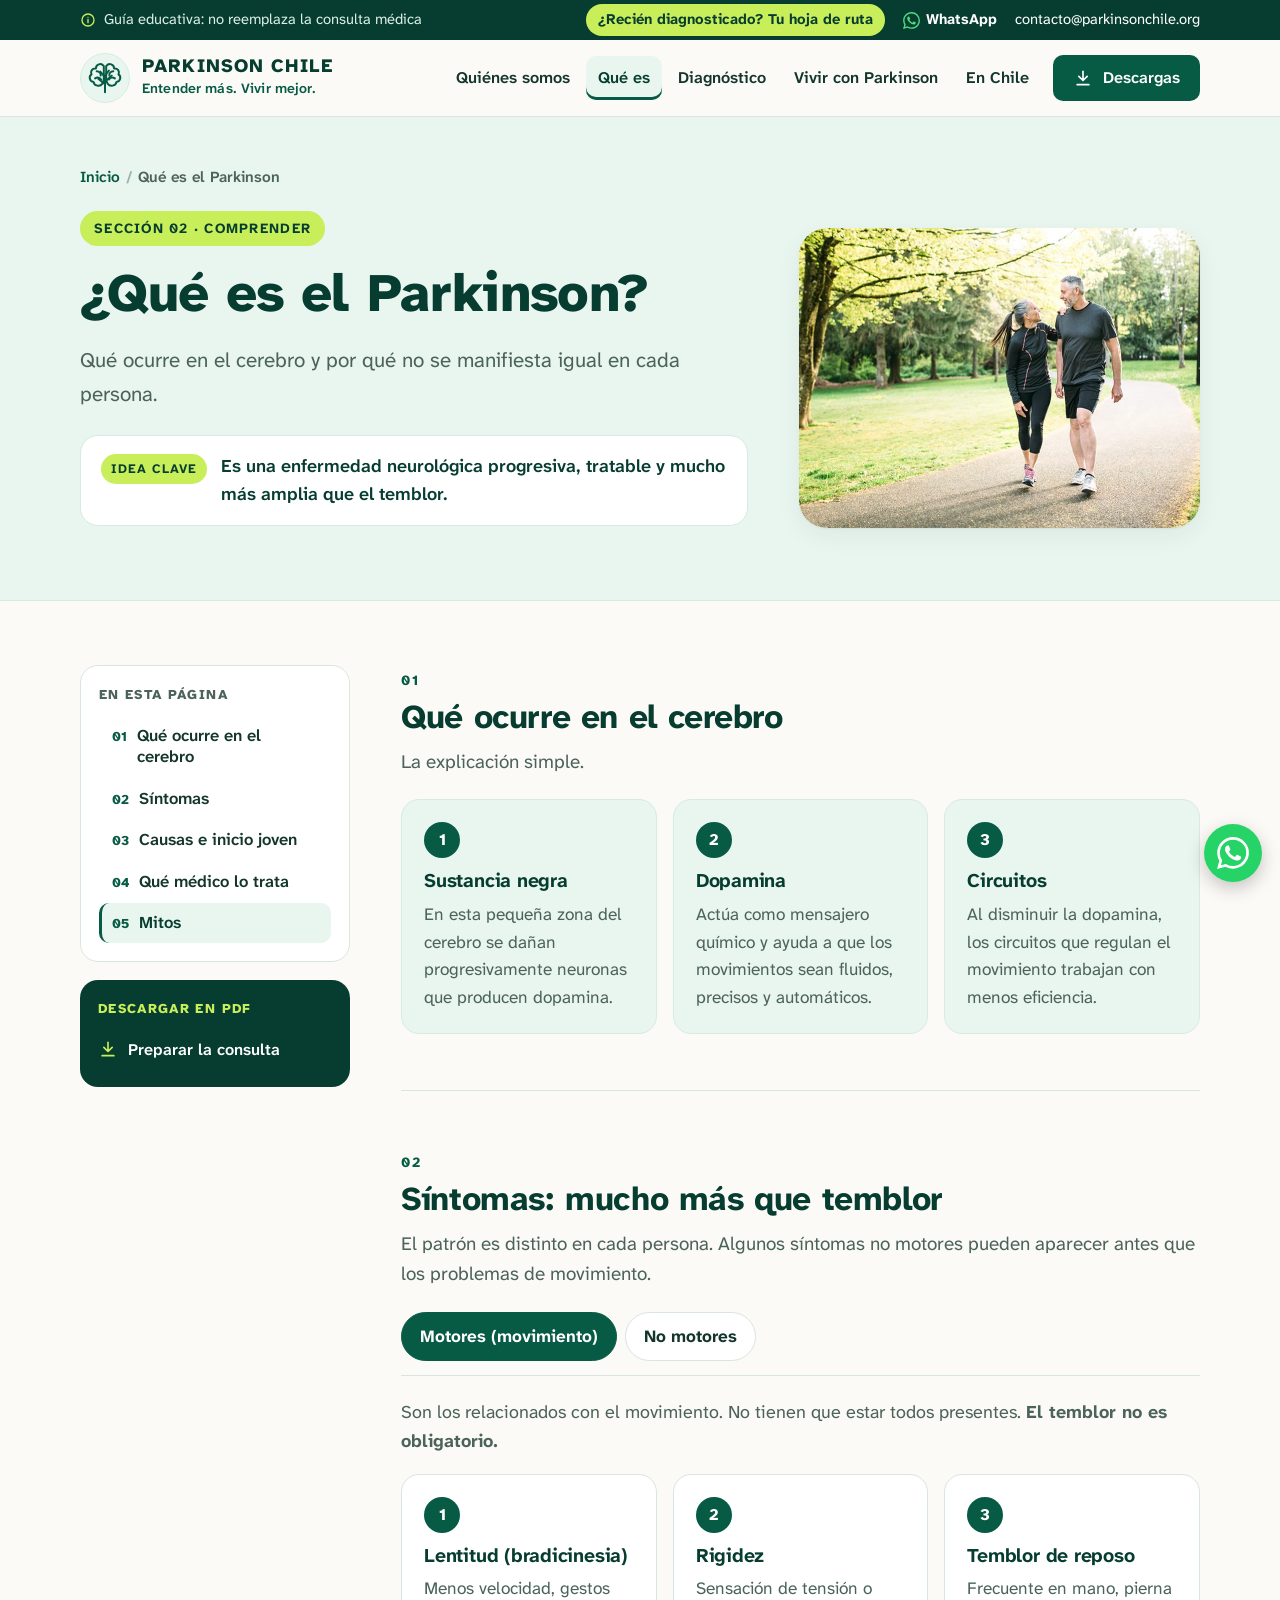
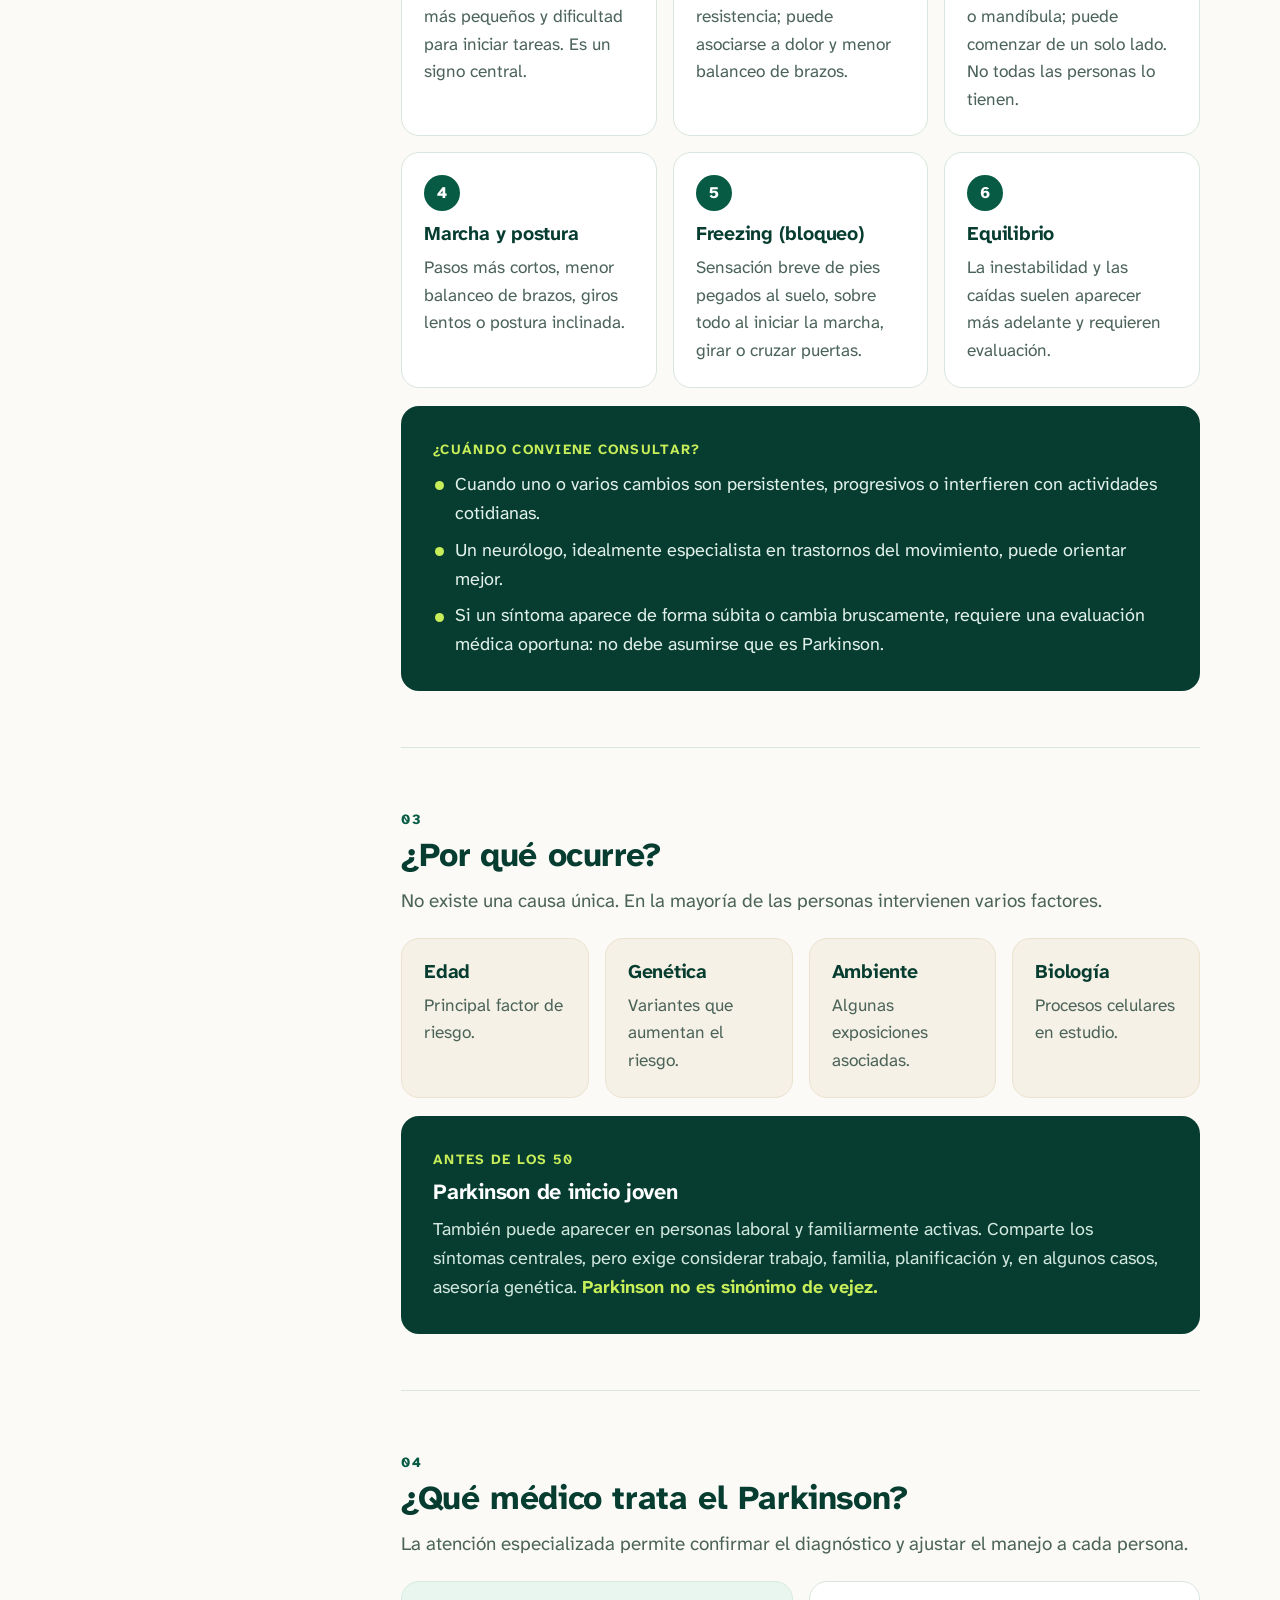
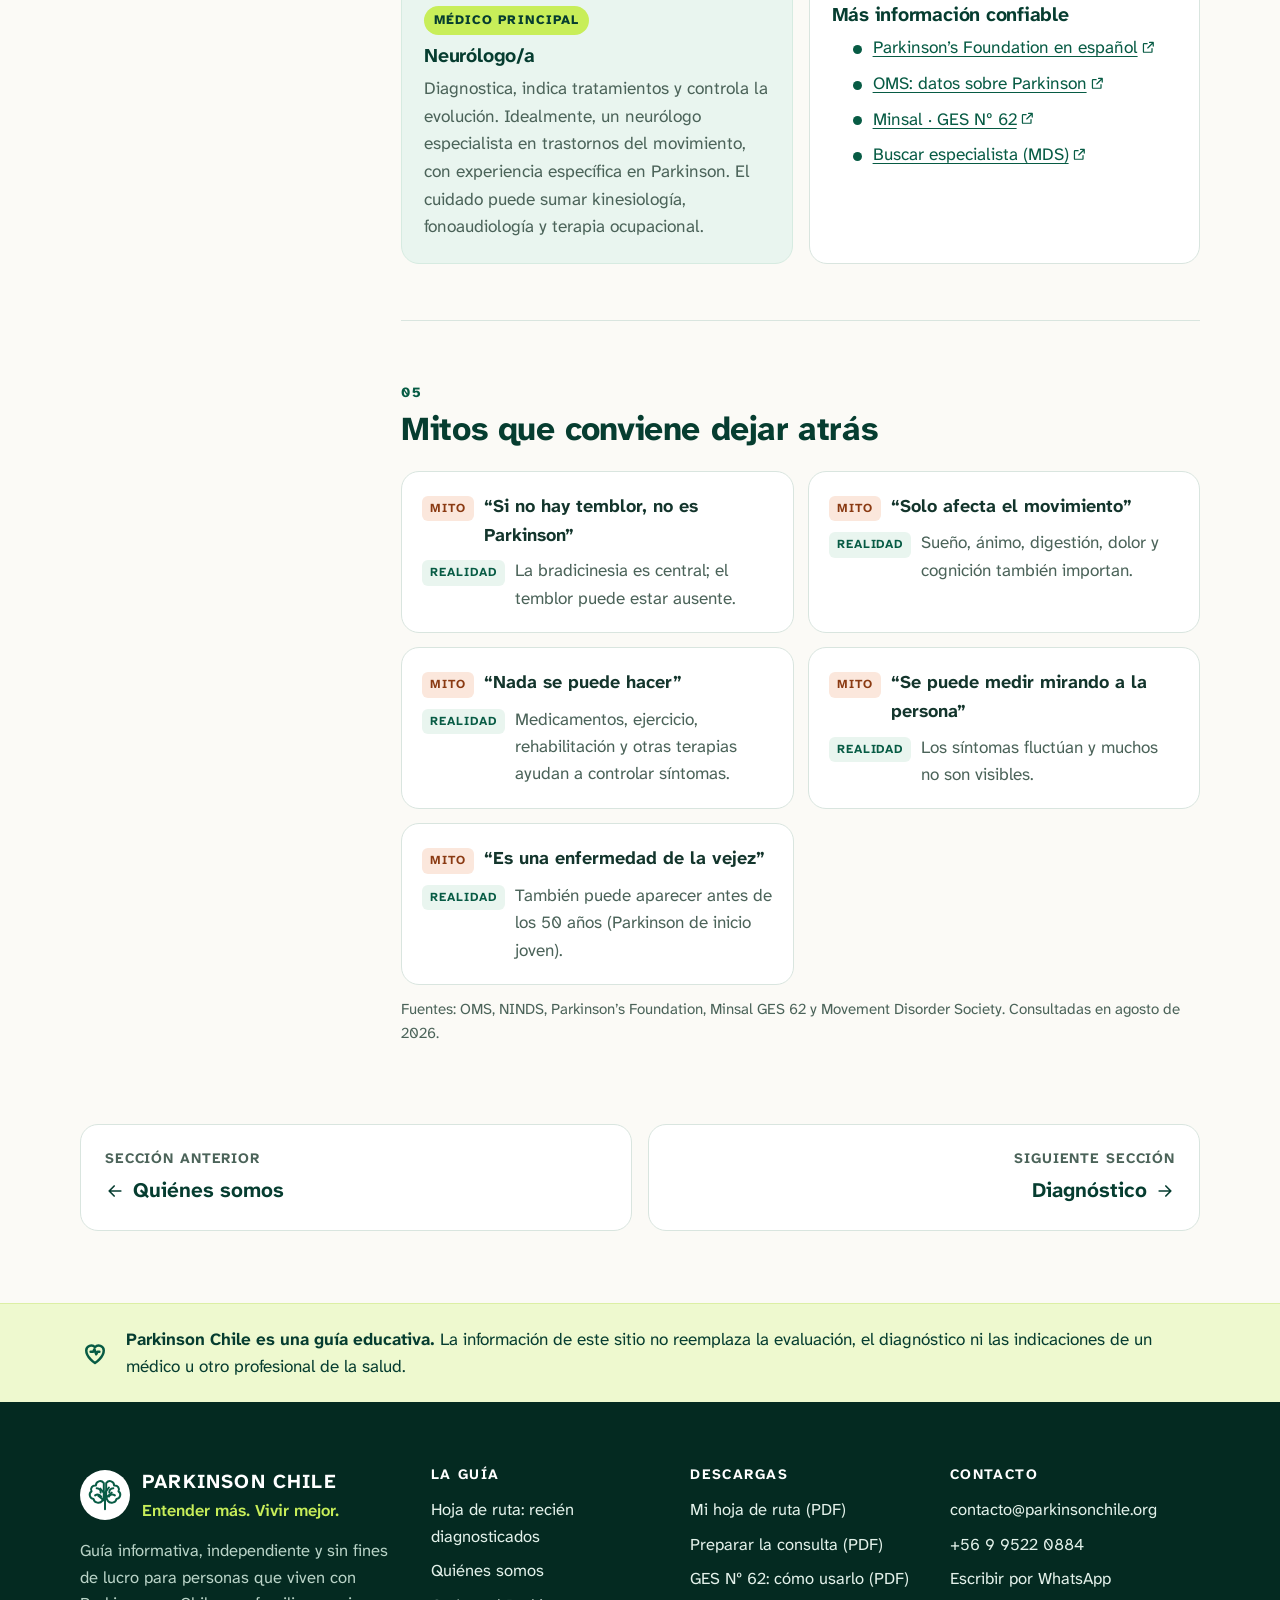
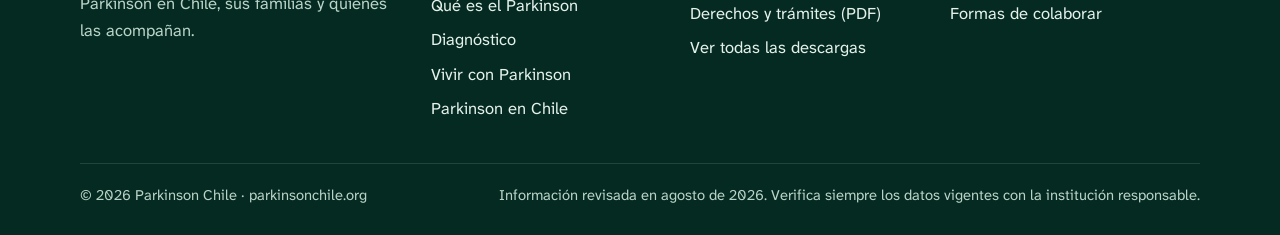
<file: sitio-nuevo/que-es-el-parkinson.html>
<!doctype html>
<html lang="es-CL">
<head>
<meta charset="utf-8">
<meta name="viewport" content="width=device-width, initial-scale=1">
<title>Qué es el Parkinson | Parkinson Chile</title>
<meta name="description" content="Qué ocurre en el cerebro, síntomas motores y no motores, causas, Parkinson de inicio joven y mitos frecuentes.">
<meta name="theme-color" content="#075b44">
<meta name="robots" content="noindex, nofollow">
<meta property="og:title" content="Qué es el Parkinson | Parkinson Chile">
<meta property="og:description" content="Qué ocurre en el cerebro, síntomas motores y no motores, causas, Parkinson de inicio joven y mitos frecuentes.">
<meta property="og:type" content="website">
<meta property="og:locale" content="es_CL">
<link rel="icon" href="assets/img/brand-tree.svg" type="image/svg+xml">
<link rel="preconnect" href="https://fonts.googleapis.com">
<link rel="preconnect" href="https://fonts.gstatic.com" crossorigin>
<link href="https://fonts.googleapis.com/css2?family=Atkinson+Hyperlegible+Next:wght@400;600;700;800&display=swap" rel="stylesheet">
<link rel="stylesheet" href="css/site.css">
</head>
<body>

<a class="skip-link" href="#contenido">Saltar al contenido</a>
<div class="utility">
  <div class="container">
    <p class="utility__note" style="margin:0"><svg viewBox="0 0 24 24" fill="none" stroke="currentColor" stroke-width="2" stroke-linecap="round" stroke-linejoin="round" width="20" height="20" aria-hidden="true" ><circle cx="12" cy="12" r="9"/><path d="M12 11v5M12 8h.01"/></svg><span>Guía educativa<span class="long">: no reemplaza la consulta médica</span></span></p>
    <div class="utility__tools">
      <a class="utility__cta" href="hoja-de-ruta.html">¿Recién diagnosticado? <span class="long">Tu hoja de ruta</span></a>
      <a class="utility__wa" href="https://wa.me/56995220884" target="_blank" rel="noopener" aria-label="Escribir por WhatsApp"><svg viewBox="0 0 24 24" width="20" height="20" fill="currentColor" aria-hidden="true"><path d="M17.472 14.382c-.297-.149-1.758-.867-2.03-.967-.273-.099-.471-.148-.67.15-.197.297-.767.966-.94 1.164-.173.199-.347.223-.644.075-.297-.15-1.255-.463-2.39-1.475-.883-.788-1.48-1.761-1.653-2.059-.173-.297-.018-.458.13-.606.134-.133.298-.347.446-.52.149-.174.198-.298.298-.497.099-.198.05-.371-.025-.52-.075-.149-.669-1.612-.916-2.207-.242-.579-.487-.5-.669-.51-.173-.008-.371-.01-.57-.01-.198 0-.52.074-.792.372-.272.297-1.04 1.016-1.04 2.479 0 1.462 1.065 2.875 1.213 3.074.149.198 2.096 3.2 5.077 4.487.709.306 1.262.489 1.694.625.712.227 1.36.195 1.871.118.571-.085 1.758-.719 2.006-1.413.248-.694.248-1.289.173-1.413-.074-.124-.272-.198-.57-.347m-5.421 7.403h-.004a9.87 9.87 0 01-5.031-1.378l-.361-.214-3.741.982.998-3.648-.235-.374a9.86 9.86 0 01-1.51-5.26c.001-5.45 4.436-9.884 9.888-9.884 2.64 0 5.122 1.03 6.988 2.898a9.825 9.825 0 012.893 6.994c-.003 5.45-4.437 9.884-9.885 9.884m8.413-18.297A11.815 11.815 0 0012.05 0C5.495 0 .16 5.335.157 11.892c0 2.096.547 4.142 1.588 5.945L.057 24l6.305-1.654a11.882 11.882 0 005.683 1.448h.005c6.554 0 11.89-5.335 11.893-11.893a11.821 11.821 0 00-3.48-8.413Z"/></svg><span class="long">WhatsApp</span></a>
      <a href="mailto:contacto@parkinsonchile.org">contacto@parkinsonchile.org</a>
    </div>
  </div>
</div>
<header class="site-header">
  <div class="container">
    <a class="brand" href="index.html" aria-label="Parkinson Chile, ir al inicio">
      <span class="brand__mark"><img src="assets/img/brand-tree.svg" alt="" width="38" height="38"></span>
      <span class="brand__text"><strong>PARKINSON CHILE</strong><small>Entender más. Vivir mejor.</small></span>
    </a>
    <button class="menu-toggle" type="button" aria-expanded="false" aria-controls="menu-principal">
      <span class="ico-open"><svg viewBox="0 0 24 24" fill="none" stroke="currentColor" stroke-width="2" stroke-linecap="round" stroke-linejoin="round" width="20" height="20" aria-hidden="true" ><path d="M4 7h16M4 12h16M4 17h16"/></svg></span><span class="ico-close" style="display:none"><svg viewBox="0 0 24 24" fill="none" stroke="currentColor" stroke-width="2" stroke-linecap="round" stroke-linejoin="round" width="20" height="20" aria-hidden="true" ><path d="M6 6l12 12M18 6 6 18"/></svg></span><span class="label">Menú</span>
    </button>
    <nav class="main-nav" id="menu-principal" aria-label="Menú principal">
      <a href="quienes-somos.html">Quiénes somos</a><a href="que-es-el-parkinson.html" aria-current="page">Qué es</a><a href="diagnostico.html">Diagnóstico</a><a href="vivir-con-parkinson.html">Vivir con Parkinson</a><a href="parkinson-en-chile.html">En Chile</a>
      <a class="btn btn--primary" href="descargas.html"><svg viewBox="0 0 24 24" fill="none" stroke="currentColor" stroke-width="2" stroke-linecap="round" stroke-linejoin="round" width="20" height="20" aria-hidden="true" ><path d="M12 4v11M7 10l5 5 5-5M5 20h14"/></svg>Descargas</a>
    </nav>
  </div>
</header>
<main id="contenido" tabindex="-1">

<section class="page-hero">
  <div class="container">
    <nav aria-label="Ruta de navegación"><ol class="breadcrumb"><li><a href="index.html">Inicio</a></li><li aria-current="page">Qué es el Parkinson</li></ol></nav>
    <div class="page-hero__grid">
      <div>
        <span class="eyebrow eyebrow--pill">Sección 02 · Comprender</span>
        <h1>¿Qué es el Parkinson?</h1>
        <p class="lead">Qué ocurre en el cerebro y por qué no se manifiesta igual en cada persona.</p>
        <p class="keyidea"><b>Idea clave</b><span>Es una enfermedad neurológica progresiva, tratable y mucho más amplia que el temblor.</span></p>
      </div>
      <div class="page-hero__img"><img src="assets/img/pareja-parque.jpg" alt="Pareja adulta caminando por un parque arbolado" width="800" height="600"></div>
    </div>
  </div>
</section>
<div class="container">
  <div class="with-toc">
    <aside class="toc" aria-label="En esta página">
      <nav class="toc__box" data-toc><p class="toc__title">En esta página</p><ol><li><a href="#cerebro"><span>01</span>Qué ocurre en el cerebro</a></li><li><a href="#sintomas"><span>02</span>Síntomas</a></li><li><a href="#causas"><span>03</span>Causas e inicio joven</a></li><li><a href="#quien-trata"><span>04</span>Qué médico lo trata</a></li><li><a href="#mitos"><span>05</span>Mitos</a></li></ol></nav>
      <div class="toc__dl"><p class="toc__title">Descargar en PDF</p><a href="descargas/preparar-la-consulta.pdf" download><svg viewBox="0 0 24 24" fill="none" stroke="currentColor" stroke-width="2" stroke-linecap="round" stroke-linejoin="round" width="20" height="20" aria-hidden="true" ><path d="M12 4v11M7 10l5 5 5-5M5 20h14"/></svg><span>Preparar la consulta</span></a></div>
    </aside>
    <div>
      <nav class="toc-mobile" aria-label="En esta página" data-toc><div class="chips"><a href="#cerebro">Qué ocurre en el cerebro</a><a href="#sintomas">Síntomas</a><a href="#causas">Causas e inicio joven</a><a href="#quien-trata">Qué médico lo trata</a><a href="#mitos">Mitos</a></div></nav>
      <div class="content">
<section class="block" id="cerebro" aria-labelledby="cerebro-t">
  <header class="block__head"><span class="block__num">01</span><h2 id="cerebro-t">Qué ocurre en el cerebro</h2><p>La explicación simple.</p></header>
  <div class="cards cards--3"><article class="card card--mint"><span class="card__num">1</span><h3>Sustancia negra</h3><p>En esta pequeña zona del cerebro se dañan progresivamente neuronas que producen dopamina.</p></article><article class="card card--mint"><span class="card__num">2</span><h3>Dopamina</h3><p>Actúa como mensajero químico y ayuda a que los movimientos sean fluidos, precisos y automáticos.</p></article><article class="card card--mint"><span class="card__num">3</span><h3>Circuitos</h3><p>Al disminuir la dopamina, los circuitos que regulan el movimiento trabajan con menos eficiencia.</p></article></div>
</section>
<section class="block" id="sintomas" aria-labelledby="sintomas-t">
  <header class="block__head"><span class="block__num">02</span><h2 id="sintomas-t">Síntomas: mucho más que temblor</h2><p>El patrón es distinto en cada persona. Algunos síntomas no motores pueden aparecer antes que los problemas de movimiento.</p></header>
  
      <div class="tabs" data-tabs>
        <div class="tabs__list" role="tablist" aria-label="Tipos de síntomas">
          <button type="button" role="tab" id="t-mot" aria-controls="p-mot" aria-selected="true">Motores (movimiento)</button>
          <button type="button" role="tab" id="t-nomot" aria-controls="p-nomot" aria-selected="false" tabindex="-1">No motores</button>
        </div>
        <div class="tabs__panel" role="tabpanel" id="p-mot" aria-labelledby="t-mot">
          <p class="muted">Son los relacionados con el movimiento. No tienen que estar todos presentes. <strong>El temblor no es obligatorio.</strong></p>
          <div class="cards cards--3"><article class="card "><span class="card__num">1</span><h3>Lentitud (bradicinesia)</h3><p>Menos velocidad, gestos más pequeños y dificultad para iniciar tareas. Es un signo central.</p></article><article class="card "><span class="card__num">2</span><h3>Rigidez</h3><p>Sensación de tensión o resistencia; puede asociarse a dolor y menor balanceo de brazos.</p></article><article class="card "><span class="card__num">3</span><h3>Temblor de reposo</h3><p>Frecuente en mano, pierna o mandíbula; puede comenzar de un solo lado. No todas las personas lo tienen.</p></article><article class="card "><span class="card__num">4</span><h3>Marcha y postura</h3><p>Pasos más cortos, menor balanceo de brazos, giros lentos o postura inclinada.</p></article><article class="card "><span class="card__num">5</span><h3>Freezing (bloqueo)</h3><p>Sensación breve de pies pegados al suelo, sobre todo al iniciar la marcha, girar o cruzar puertas.</p></article><article class="card "><span class="card__num">6</span><h3>Equilibrio</h3><p>La inestabilidad y las caídas suelen aparecer más adelante y requieren evaluación.</p></article></div>
        </div>
        <div class="tabs__panel" role="tabpanel" id="p-nomot" aria-labelledby="t-nomot" hidden>
          <p class="muted">Pueden ser invisibles, aparecer antes que los motores y afectar la calidad de vida tanto o más. <strong>También requieren evaluación y tratamiento.</strong></p>
          <div class="cards cards--2"><article class="card card--mint"><h3>Sueño y energía</h3><p>Insomnio, actuar los sueños, somnolencia diurna o fatiga persistente.</p></article><article class="card card--mint"><h3>Autonómicos y digestivos</h3><p>Estreñimiento, presión baja al ponerse de pie, sudoración o síntomas urinarios.</p></article><article class="card card--mint"><h3>Ánimo y pensamiento</h3><p>Ansiedad, depresión, apatía, lentitud mental o cambios de atención y memoria.</p></article><article class="card card--mint"><h3>Sensoriales y comunicación</h3><p>Pérdida de olfato, dolor, voz más baja o dificultades para tragar.</p></article></div>
        </div>
      </div>
      <div class="callout mt">
        <p class="eyebrow">¿Cuándo conviene consultar?</p>
        <ul class="dots">
          <li>Cuando uno o varios cambios son persistentes, progresivos o interfieren con actividades cotidianas.</li>
          <li>Un neurólogo, idealmente especialista en trastornos del movimiento, puede orientar mejor.</li>
          <li>Si un síntoma aparece de forma súbita o cambia bruscamente, requiere una evaluación médica oportuna: no debe asumirse que es Parkinson.</li>
        </ul>
      </div>
</section>
<section class="block" id="causas" aria-labelledby="causas-t">
  <header class="block__head"><span class="block__num">03</span><h2 id="causas-t">¿Por qué ocurre?</h2><p>No existe una causa única. En la mayoría de las personas intervienen varios factores.</p></header>
  
      <div class="cards cards--4"><article class="card card--sand"><h3>Edad</h3><p>Principal factor de riesgo.</p></article><article class="card card--sand"><h3>Genética</h3><p>Variantes que aumentan el riesgo.</p></article><article class="card card--sand"><h3>Ambiente</h3><p>Algunas exposiciones asociadas.</p></article><article class="card card--sand"><h3>Biología</h3><p>Procesos celulares en estudio.</p></article></div>
      <div class="callout mt">
        <p class="eyebrow">Antes de los 50</p>
        <h3>Parkinson de inicio joven</h3>
        <p>También puede aparecer en personas laboral y familiarmente activas. Comparte los síntomas centrales, pero exige considerar trabajo, familia, planificación y, en algunos casos, asesoría genética. <strong style="color:var(--lime)">Parkinson no es sinónimo de vejez.</strong></p>
      </div>
</section>
<section class="block" id="quien-trata" aria-labelledby="quien-trata-t">
  <header class="block__head"><span class="block__num">04</span><h2 id="quien-trata-t">¿Qué médico trata el Parkinson?</h2><p>La atención especializada permite confirmar el diagnóstico y ajustar el manejo a cada persona.</p></header>
  
      <div class="cards cards--2">
        <article class="card card--mint"><span class="card__tag">Médico principal</span><h3>Neurólogo/a</h3><p>Diagnostica, indica tratamientos y controla la evolución. Idealmente, un neurólogo especialista en trastornos del movimiento, con experiencia específica en Parkinson. El cuidado puede sumar kinesiología, fonoaudiología y terapia ocupacional.</p></article>
        <article class="card"><h3>Más información confiable</h3>
          <ul class="dots">
            <li><a href="https://www.parkinson.org/espanol" target="_blank" rel="noopener">Parkinson’s Foundation en español<svg viewBox="0 0 24 24" fill="none" stroke="currentColor" stroke-width="2" stroke-linecap="round" stroke-linejoin="round" width="20" height="20" aria-hidden="true" class="i-ext"><path d="M14 4h6v6M20 4l-9 9M18 14v5a1 1 0 0 1-1 1H5a1 1 0 0 1-1-1V7a1 1 0 0 1 1-1h5"/></svg></a></li>
            <li><a href="https://www.who.int/es/news-room/fact-sheets/detail/parkinson-disease" target="_blank" rel="noopener">OMS: datos sobre Parkinson<svg viewBox="0 0 24 24" fill="none" stroke="currentColor" stroke-width="2" stroke-linecap="round" stroke-linejoin="round" width="20" height="20" aria-hidden="true" class="i-ext"><path d="M14 4h6v6M20 4l-9 9M18 14v5a1 1 0 0 1-1 1H5a1 1 0 0 1-1-1V7a1 1 0 0 1 1-1h5"/></svg></a></li>
            <li><a href="https://auge.minsal.cl/problemasdesalud/index/62" target="_blank" rel="noopener">Minsal · GES Nº 62<svg viewBox="0 0 24 24" fill="none" stroke="currentColor" stroke-width="2" stroke-linecap="round" stroke-linejoin="round" width="20" height="20" aria-hidden="true" class="i-ext"><path d="M14 4h6v6M20 4l-9 9M18 14v5a1 1 0 0 1-1 1H5a1 1 0 0 1-1-1V7a1 1 0 0 1 1-1h5"/></svg></a></li>
            <li><a href="https://www.movementdisorders.org/" target="_blank" rel="noopener">Buscar especialista (MDS)<svg viewBox="0 0 24 24" fill="none" stroke="currentColor" stroke-width="2" stroke-linecap="round" stroke-linejoin="round" width="20" height="20" aria-hidden="true" class="i-ext"><path d="M14 4h6v6M20 4l-9 9M18 14v5a1 1 0 0 1-1 1H5a1 1 0 0 1-1-1V7a1 1 0 0 1 1-1h5"/></svg></a></li>
          </ul>
        </article>
      </div>
</section>
<section class="block" id="mitos" aria-labelledby="mitos-t">
  <header class="block__head"><span class="block__num">05</span><h2 id="mitos-t">Mitos que conviene dejar atrás</h2></header>
  <div class="myths"><article class="myth"><p class="myth__m"><b>Mito</b>“Si no hay temblor, no es Parkinson”</p><p class="myth__r"><b>Realidad</b>La bradicinesia es central; el temblor puede estar ausente.</p></article><article class="myth"><p class="myth__m"><b>Mito</b>“Solo afecta el movimiento”</p><p class="myth__r"><b>Realidad</b>Sueño, ánimo, digestión, dolor y cognición también importan.</p></article><article class="myth"><p class="myth__m"><b>Mito</b>“Nada se puede hacer”</p><p class="myth__r"><b>Realidad</b>Medicamentos, ejercicio, rehabilitación y otras terapias ayudan a controlar síntomas.</p></article><article class="myth"><p class="myth__m"><b>Mito</b>“Se puede medir mirando a la persona”</p><p class="myth__r"><b>Realidad</b>Los síntomas fluctúan y muchos no son visibles.</p></article><article class="myth"><p class="myth__m"><b>Mito</b>“Es una enfermedad de la vejez”</p><p class="myth__r"><b>Realidad</b>También puede aparecer antes de los 50 años (Parkinson de inicio joven).</p></article></div>
      <p class="source-note">Fuentes: OMS, NINDS, Parkinson’s Foundation, Minsal GES 62 y Movement Disorder Society. Consultadas en agosto de 2026.</p>
</section></div>
    </div>
  </div>
</div>
<div class="container">
  <nav class="pager" aria-label="Recorrido de la guía">
    <a class="prev" href="quienes-somos.html"><small>Sección anterior</small><strong><svg viewBox="0 0 24 24" fill="none" stroke="currentColor" stroke-width="2" stroke-linecap="round" stroke-linejoin="round" width="20" height="20" aria-hidden="true" ><path d="M19 12H5M11 6l-6 6 6 6"/></svg>Quiénes somos</strong></a>
    <a class="next" href="diagnostico.html"><small>Siguiente sección</small><strong>Diagnóstico<svg viewBox="0 0 24 24" fill="none" stroke="currentColor" stroke-width="2" stroke-linecap="round" stroke-linejoin="round" width="20" height="20" aria-hidden="true" ><path d="M5 12h14M13 6l6 6-6 6"/></svg></strong></a>
  </nav>
</div>
</main>

<aside class="disclaimer" aria-label="Aviso importante">
  <div class="container"><svg viewBox="0 0 24 24" fill="none" stroke="currentColor" stroke-width="2" stroke-linecap="round" stroke-linejoin="round" width="20" height="20" aria-hidden="true" ><path d="M12 20s-7-4.4-7-10a4 4 0 0 1 7-2.6A4 4 0 0 1 19 10c0 5.6-7 10-7 10z"/><path d="M8.5 11h2l1-2 1.5 4 1-2h1.5"/></svg><p><strong>Parkinson Chile es una guía educativa.</strong> La información de este sitio no reemplaza la evaluación, el diagnóstico ni las indicaciones de un médico u otro profesional de la salud.</p></div>
</aside>
<footer class="site-footer">
  <div class="container">
    <div class="footer-grid">
      <div>
        <div class="footer-brand"><span class="brand__mark"><img src="assets/img/brand-tree.svg" alt="" width="38" height="38"></span><div><strong>PARKINSON CHILE</strong><span>Entender más. Vivir mejor.</span></div></div>
        <p>Guía informativa, independiente y sin fines de lucro para personas que viven con Parkinson en Chile, sus familias y quienes las acompañan.</p>
      </div>
      <div><h3>La guía</h3><ul><li><a href="hoja-de-ruta.html">Hoja de ruta: recién diagnosticados</a></li><li><a href="quienes-somos.html">Quiénes somos</a></li><li><a href="que-es-el-parkinson.html">Qué es el Parkinson</a></li><li><a href="diagnostico.html">Diagnóstico</a></li><li><a href="vivir-con-parkinson.html">Vivir con Parkinson</a></li><li><a href="parkinson-en-chile.html">Parkinson en Chile</a></li></ul></div>
      <div><h3>Descargas</h3><ul><li><a href="descargas/hoja-de-ruta.pdf" download>Mi hoja de ruta (PDF)</a></li><li><a href="descargas/preparar-la-consulta.pdf" download>Preparar la consulta (PDF)</a></li><li><a href="descargas/ges-62.pdf" download>GES Nº 62: cómo usarlo (PDF)</a></li><li><a href="descargas/derechos-y-tramites.pdf" download>Derechos y trámites (PDF)</a></li><li><a href="descargas.html">Ver todas las descargas</a></li></ul></div>
      <div><h3>Contacto</h3><ul>
        <li><a href="mailto:contacto@parkinsonchile.org">contacto@parkinsonchile.org</a></li>
        <li><a href="tel:+56995220884">+56 9 9522 0884</a></li>
        <li><a href="https://wa.me/56995220884" target="_blank" rel="noopener">Escribir por WhatsApp</a></li>
        <li><a href="quienes-somos.html#contacto">Formas de colaborar</a></li>
      </ul></div>
    </div>
    <div class="footer-bottom">
      <span>© 2026 Parkinson Chile · parkinsonchile.org</span>
      <span>Información revisada en agosto de 2026. Verifica siempre los datos vigentes con la institución responsable.</span>
    </div>
  </div>
</footer>
<div class="floaters">
  <a class="back-top" href="#contenido" aria-label="Volver al inicio de la página"><svg viewBox="0 0 24 24" fill="none" stroke="currentColor" stroke-width="2" stroke-linecap="round" stroke-linejoin="round" width="20" height="20" aria-hidden="true" ><path d="M12 19V5M6 11l6-6 6 6"/></svg></a>
  <a class="wa-float" href="https://wa.me/56995220884" target="_blank" rel="noopener" aria-label="Conversar por WhatsApp"><svg viewBox="0 0 24 24" width="20" height="20" fill="currentColor" aria-hidden="true"><path d="M17.472 14.382c-.297-.149-1.758-.867-2.03-.967-.273-.099-.471-.148-.67.15-.197.297-.767.966-.94 1.164-.173.199-.347.223-.644.075-.297-.15-1.255-.463-2.39-1.475-.883-.788-1.48-1.761-1.653-2.059-.173-.297-.018-.458.13-.606.134-.133.298-.347.446-.52.149-.174.198-.298.298-.497.099-.198.05-.371-.025-.52-.075-.149-.669-1.612-.916-2.207-.242-.579-.487-.5-.669-.51-.173-.008-.371-.01-.57-.01-.198 0-.52.074-.792.372-.272.297-1.04 1.016-1.04 2.479 0 1.462 1.065 2.875 1.213 3.074.149.198 2.096 3.2 5.077 4.487.709.306 1.262.489 1.694.625.712.227 1.36.195 1.871.118.571-.085 1.758-.719 2.006-1.413.248-.694.248-1.289.173-1.413-.074-.124-.272-.198-.57-.347m-5.421 7.403h-.004a9.87 9.87 0 01-5.031-1.378l-.361-.214-3.741.982.998-3.648-.235-.374a9.86 9.86 0 01-1.51-5.26c.001-5.45 4.436-9.884 9.888-9.884 2.64 0 5.122 1.03 6.988 2.898a9.825 9.825 0 012.893 6.994c-.003 5.45-4.437 9.884-9.885 9.884m8.413-18.297A11.815 11.815 0 0012.05 0C5.495 0 .16 5.335.157 11.892c0 2.096.547 4.142 1.588 5.945L.057 24l6.305-1.654a11.882 11.882 0 005.683 1.448h.005c6.554 0 11.89-5.335 11.893-11.893a11.821 11.821 0 00-3.48-8.413Z"/></svg></a>
</div>
<script src="js/site.js" defer></script>
</body>
</html>
</file>
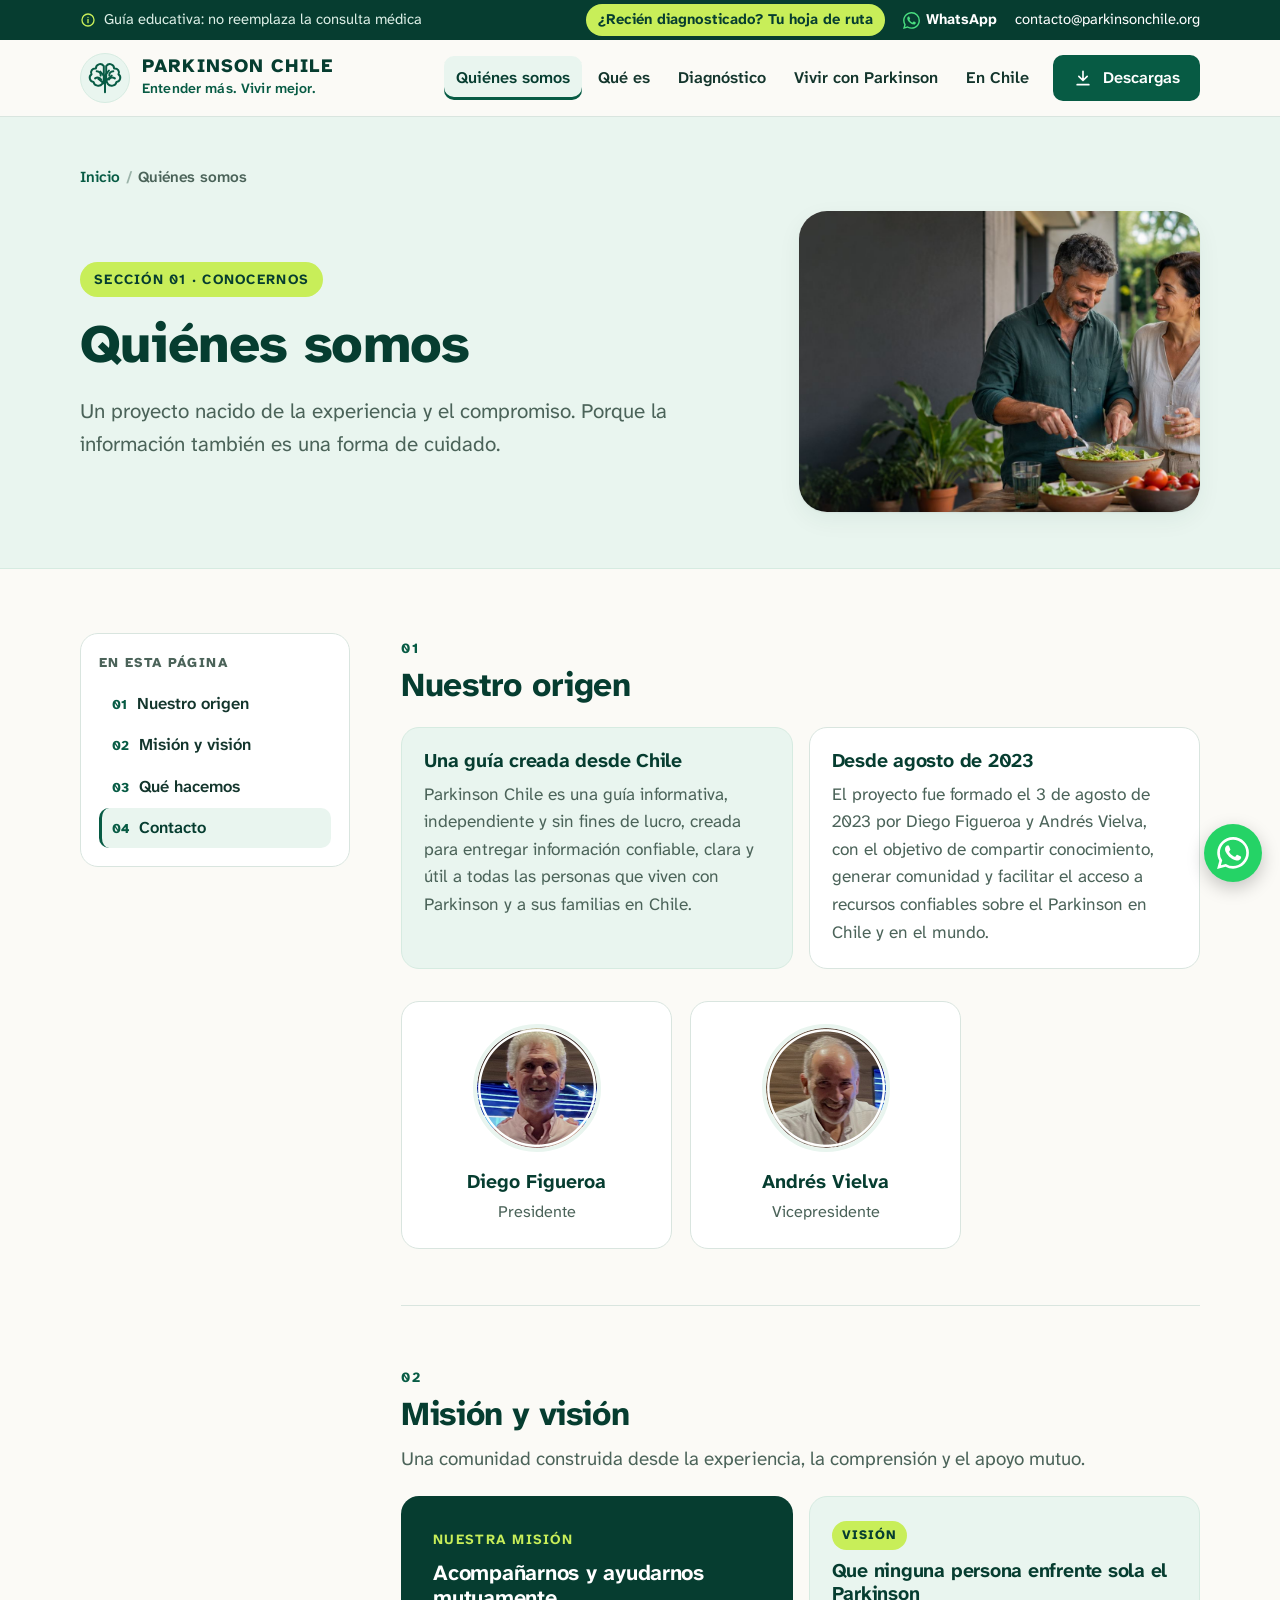
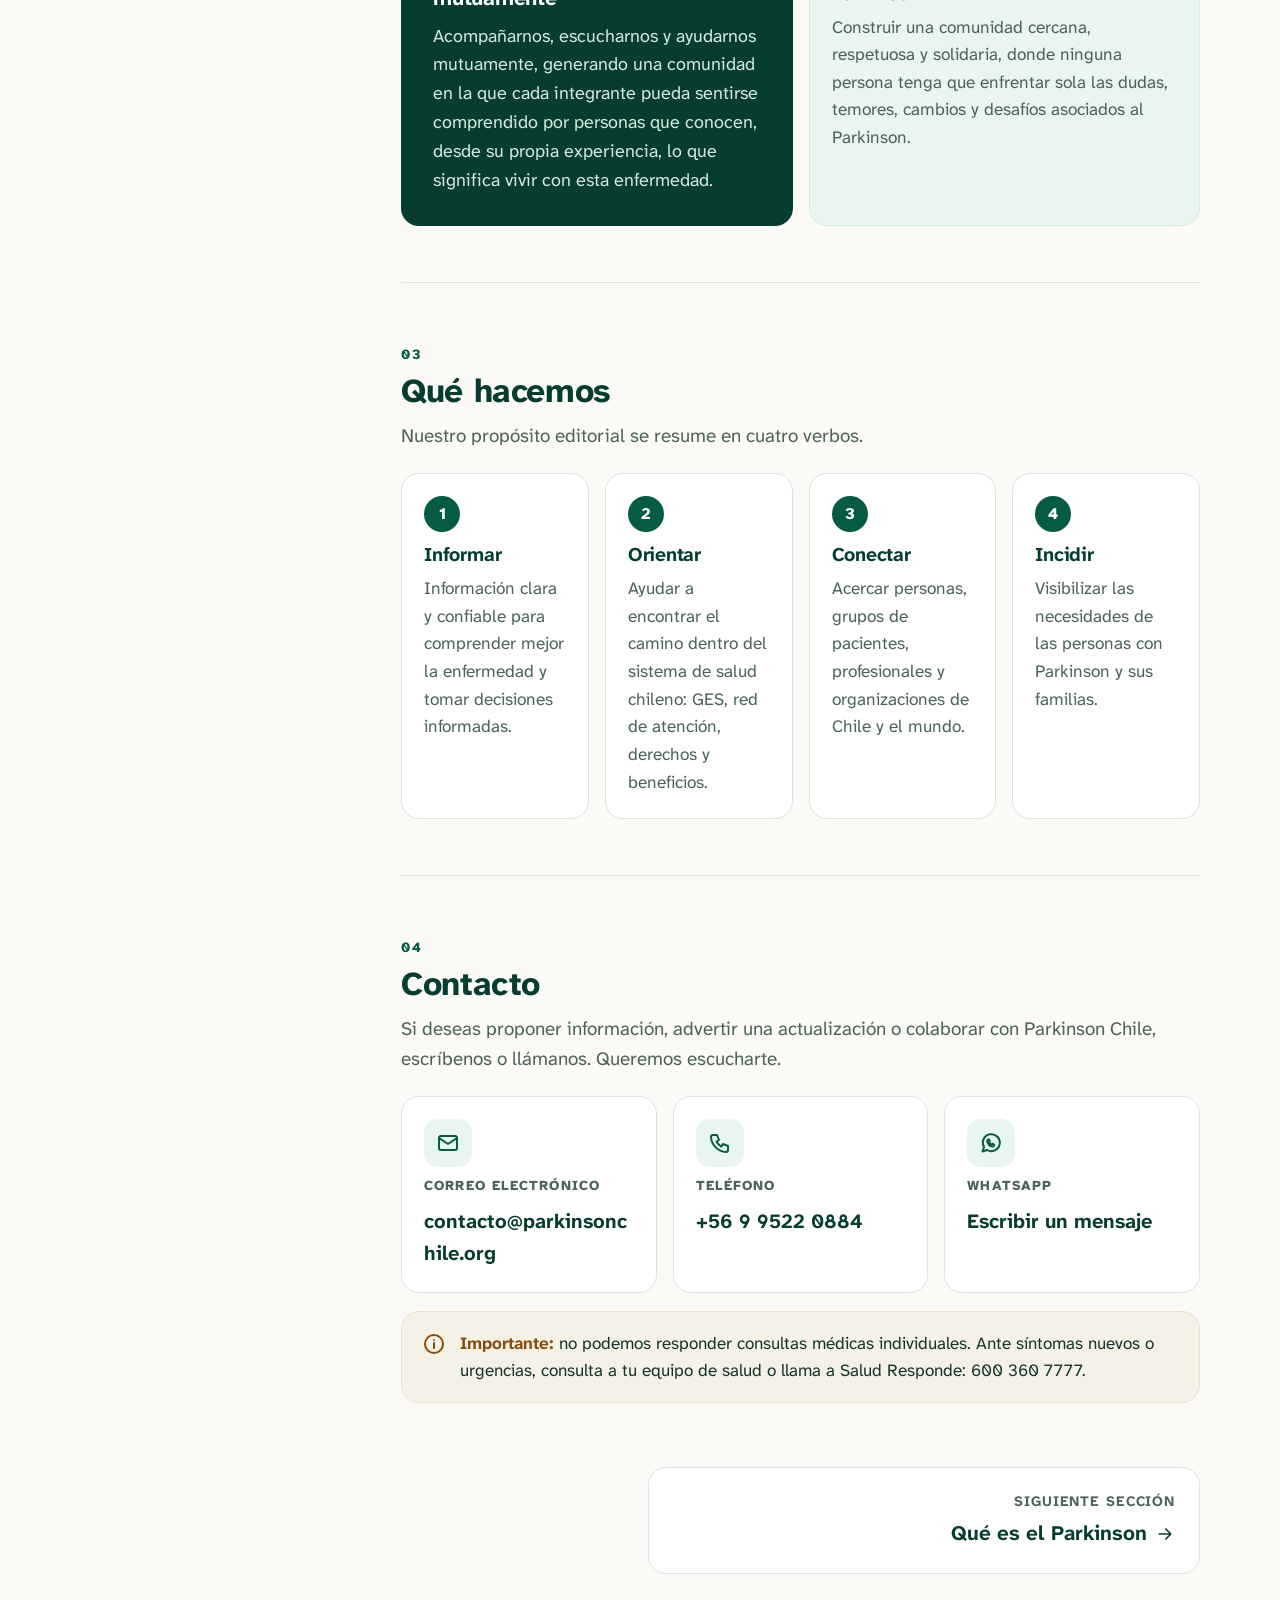
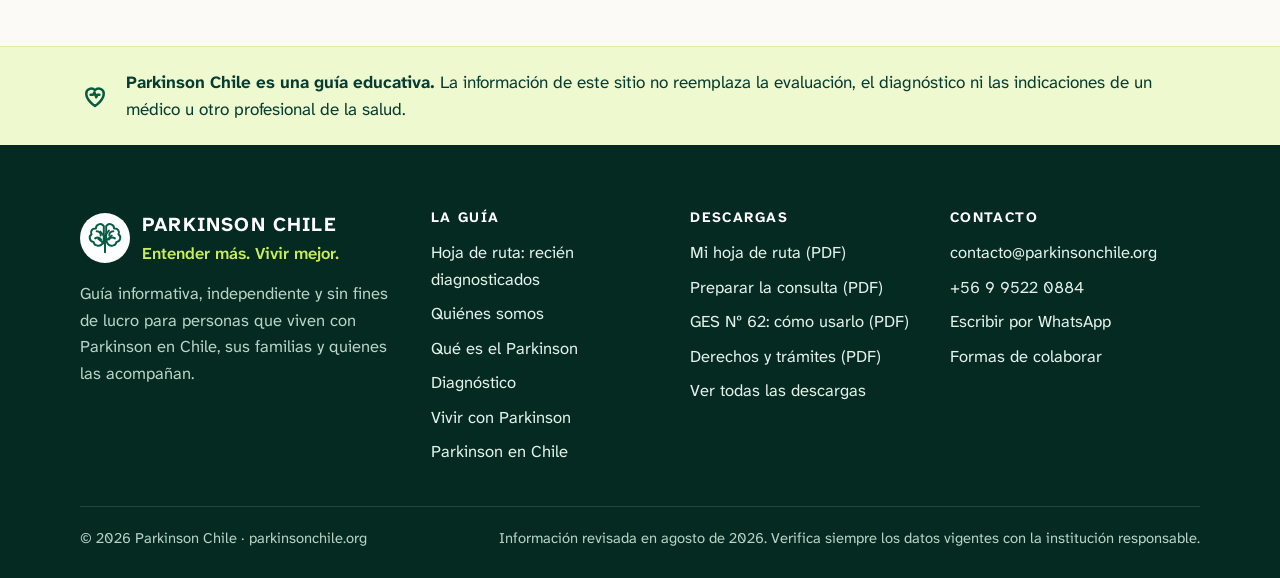
<file: sitio-nuevo/quienes-somos.html>
<!doctype html>
<html lang="es-CL">
<head>
<meta charset="utf-8">
<meta name="viewport" content="width=device-width, initial-scale=1">
<title>Quiénes somos | Parkinson Chile</title>
<meta name="description" content="Parkinson Chile: origen, fundadores, misión, visión y contacto.">
<meta name="theme-color" content="#075b44">
<meta name="robots" content="noindex, nofollow">
<meta property="og:title" content="Quiénes somos | Parkinson Chile">
<meta property="og:description" content="Parkinson Chile: origen, fundadores, misión, visión y contacto.">
<meta property="og:type" content="website">
<meta property="og:locale" content="es_CL">
<link rel="icon" href="assets/img/brand-tree.svg" type="image/svg+xml">
<link rel="preconnect" href="https://fonts.googleapis.com">
<link rel="preconnect" href="https://fonts.gstatic.com" crossorigin>
<link href="https://fonts.googleapis.com/css2?family=Atkinson+Hyperlegible+Next:wght@400;600;700;800&display=swap" rel="stylesheet">
<link rel="stylesheet" href="css/site.css">
</head>
<body>

<a class="skip-link" href="#contenido">Saltar al contenido</a>
<div class="utility">
  <div class="container">
    <p class="utility__note" style="margin:0"><svg viewBox="0 0 24 24" fill="none" stroke="currentColor" stroke-width="2" stroke-linecap="round" stroke-linejoin="round" width="20" height="20" aria-hidden="true" ><circle cx="12" cy="12" r="9"/><path d="M12 11v5M12 8h.01"/></svg><span>Guía educativa<span class="long">: no reemplaza la consulta médica</span></span></p>
    <div class="utility__tools">
      <a class="utility__cta" href="hoja-de-ruta.html">¿Recién diagnosticado? <span class="long">Tu hoja de ruta</span></a>
      <a class="utility__wa" href="https://wa.me/56995220884" target="_blank" rel="noopener" aria-label="Escribir por WhatsApp"><svg viewBox="0 0 24 24" width="20" height="20" fill="currentColor" aria-hidden="true"><path d="M17.472 14.382c-.297-.149-1.758-.867-2.03-.967-.273-.099-.471-.148-.67.15-.197.297-.767.966-.94 1.164-.173.199-.347.223-.644.075-.297-.15-1.255-.463-2.39-1.475-.883-.788-1.48-1.761-1.653-2.059-.173-.297-.018-.458.13-.606.134-.133.298-.347.446-.52.149-.174.198-.298.298-.497.099-.198.05-.371-.025-.52-.075-.149-.669-1.612-.916-2.207-.242-.579-.487-.5-.669-.51-.173-.008-.371-.01-.57-.01-.198 0-.52.074-.792.372-.272.297-1.04 1.016-1.04 2.479 0 1.462 1.065 2.875 1.213 3.074.149.198 2.096 3.2 5.077 4.487.709.306 1.262.489 1.694.625.712.227 1.36.195 1.871.118.571-.085 1.758-.719 2.006-1.413.248-.694.248-1.289.173-1.413-.074-.124-.272-.198-.57-.347m-5.421 7.403h-.004a9.87 9.87 0 01-5.031-1.378l-.361-.214-3.741.982.998-3.648-.235-.374a9.86 9.86 0 01-1.51-5.26c.001-5.45 4.436-9.884 9.888-9.884 2.64 0 5.122 1.03 6.988 2.898a9.825 9.825 0 012.893 6.994c-.003 5.45-4.437 9.884-9.885 9.884m8.413-18.297A11.815 11.815 0 0012.05 0C5.495 0 .16 5.335.157 11.892c0 2.096.547 4.142 1.588 5.945L.057 24l6.305-1.654a11.882 11.882 0 005.683 1.448h.005c6.554 0 11.89-5.335 11.893-11.893a11.821 11.821 0 00-3.48-8.413Z"/></svg><span class="long">WhatsApp</span></a>
      <a href="mailto:contacto@parkinsonchile.org">contacto@parkinsonchile.org</a>
    </div>
  </div>
</div>
<header class="site-header">
  <div class="container">
    <a class="brand" href="index.html" aria-label="Parkinson Chile, ir al inicio">
      <span class="brand__mark"><img src="assets/img/brand-tree.svg" alt="" width="38" height="38"></span>
      <span class="brand__text"><strong>PARKINSON CHILE</strong><small>Entender más. Vivir mejor.</small></span>
    </a>
    <button class="menu-toggle" type="button" aria-expanded="false" aria-controls="menu-principal">
      <span class="ico-open"><svg viewBox="0 0 24 24" fill="none" stroke="currentColor" stroke-width="2" stroke-linecap="round" stroke-linejoin="round" width="20" height="20" aria-hidden="true" ><path d="M4 7h16M4 12h16M4 17h16"/></svg></span><span class="ico-close" style="display:none"><svg viewBox="0 0 24 24" fill="none" stroke="currentColor" stroke-width="2" stroke-linecap="round" stroke-linejoin="round" width="20" height="20" aria-hidden="true" ><path d="M6 6l12 12M18 6 6 18"/></svg></span><span class="label">Menú</span>
    </button>
    <nav class="main-nav" id="menu-principal" aria-label="Menú principal">
      <a href="quienes-somos.html" aria-current="page">Quiénes somos</a><a href="que-es-el-parkinson.html">Qué es</a><a href="diagnostico.html">Diagnóstico</a><a href="vivir-con-parkinson.html">Vivir con Parkinson</a><a href="parkinson-en-chile.html">En Chile</a>
      <a class="btn btn--primary" href="descargas.html"><svg viewBox="0 0 24 24" fill="none" stroke="currentColor" stroke-width="2" stroke-linecap="round" stroke-linejoin="round" width="20" height="20" aria-hidden="true" ><path d="M12 4v11M7 10l5 5 5-5M5 20h14"/></svg>Descargas</a>
    </nav>
  </div>
</header>
<main id="contenido" tabindex="-1">

<section class="page-hero">
  <div class="container">
    <nav aria-label="Ruta de navegación"><ol class="breadcrumb"><li><a href="index.html">Inicio</a></li><li aria-current="page">Quiénes somos</li></ol></nav>
    <div class="page-hero__grid">
      <div>
        <span class="eyebrow eyebrow--pill">Sección 01 · Conocernos</span>
        <h1>Quiénes somos</h1>
        <p class="lead">Un proyecto nacido de la experiencia y el compromiso. Porque la información también es una forma de cuidado.</p>
        
      </div>
      <div class="page-hero__img"><img src="assets/img/tema-vida.jpg" alt="Pareja de unos 55 años preparando una ensalada en su terraza" width="800" height="600"></div>
    </div>
  </div>
</section>
<div class="container">
  <div class="with-toc">
    <aside class="toc" aria-label="En esta página">
      <nav class="toc__box" data-toc><p class="toc__title">En esta página</p><ol><li><a href="#origen"><span>01</span>Nuestro origen</a></li><li><a href="#mision-vision"><span>02</span>Misión y visión</a></li><li><a href="#proposito"><span>03</span>Qué hacemos</a></li><li><a href="#contacto"><span>04</span>Contacto</a></li></ol></nav>
      
    </aside>
    <div>
      <nav class="toc-mobile" aria-label="En esta página" data-toc><div class="chips"><a href="#origen">Nuestro origen</a><a href="#mision-vision">Misión y visión</a><a href="#proposito">Qué hacemos</a><a href="#contacto">Contacto</a></div></nav>
      <div class="content">
<section class="block" id="origen" aria-labelledby="origen-t">
  <header class="block__head"><span class="block__num">01</span><h2 id="origen-t">Nuestro origen</h2></header>
  
      <div class="cards cards--2">
        <div class="card card--mint"><h3>Una guía creada desde Chile</h3><p>Parkinson Chile es una guía informativa, independiente y sin fines de lucro, creada para entregar información confiable, clara y útil a todas las personas que viven con Parkinson y a sus familias en Chile.</p></div>
        <div class="card"><h3>Desde agosto de 2023</h3><p>El proyecto fue formado el 3 de agosto de 2023 por Diego Figueroa y Andrés Vielva, con el objetivo de compartir conocimiento, generar comunidad y facilitar el acceso a recursos confiables sobre el Parkinson en Chile y en el mundo.</p></div>
      </div>
      <div class="founders mt-l" style="max-width:560px">
        <div class="founder"><img src="assets/img/diego-figueroa.jpg" alt="Diego Figueroa" width="128" height="128" loading="lazy"><strong>Diego Figueroa</strong><span>Presidente</span></div>
        <div class="founder"><img src="assets/img/andres-vielva.jpg" alt="Andrés Vielva" width="128" height="128" loading="lazy"><strong>Andrés Vielva</strong><span>Vicepresidente</span></div>
      </div>
</section>
<section class="block" id="mision-vision" aria-labelledby="mision-vision-t">
  <header class="block__head"><span class="block__num">02</span><h2 id="mision-vision-t">Misión y visión</h2><p>Una comunidad construida desde la experiencia, la comprensión y el apoyo mutuo.</p></header>
  
      <div class="cards cards--2">
        <article class="callout"><p class="eyebrow">Nuestra misión</p><h3>Acompañarnos y ayudarnos mutuamente</h3><p>Acompañarnos, escucharnos y ayudarnos mutuamente, generando una comunidad en la que cada integrante pueda sentirse comprendido por personas que conocen, desde su propia experiencia, lo que significa vivir con esta enfermedad.</p></article>
        <article class="card card--mint"><span class="card__tag">Visión</span><h3>Que ninguna persona enfrente sola el Parkinson</h3><p>Construir una comunidad cercana, respetuosa y solidaria, donde ninguna persona tenga que enfrentar sola las dudas, temores, cambios y desafíos asociados al Parkinson.</p></article>
      </div>
</section>
<section class="block" id="proposito" aria-labelledby="proposito-t">
  <header class="block__head"><span class="block__num">03</span><h2 id="proposito-t">Qué hacemos</h2><p>Nuestro propósito editorial se resume en cuatro verbos.</p></header>
  <div class="cards cards--4"><article class="card "><span class="card__num">1</span><h3>Informar</h3><p>Información clara y confiable para comprender mejor la enfermedad y tomar decisiones informadas.</p></article><article class="card "><span class="card__num">2</span><h3>Orientar</h3><p>Ayudar a encontrar el camino dentro del sistema de salud chileno: GES, red de atención, derechos y beneficios.</p></article><article class="card "><span class="card__num">3</span><h3>Conectar</h3><p>Acercar personas, grupos de pacientes, profesionales y organizaciones de Chile y el mundo.</p></article><article class="card "><span class="card__num">4</span><h3>Incidir</h3><p>Visibilizar las necesidades de las personas con Parkinson y sus familias.</p></article></div>
</section>
<section class="block" id="contacto" aria-labelledby="contacto-t">
  <header class="block__head"><span class="block__num">04</span><h2 id="contacto-t">Contacto</h2><p>Si deseas proponer información, advertir una actualización o colaborar con Parkinson Chile, escríbenos o llámanos. Queremos escucharte.</p></header>
  
      <div class="contact-grid">
        <a class="contact-card" href="mailto:contacto@parkinsonchile.org"><span class="ico"><svg viewBox="0 0 24 24" fill="none" stroke="currentColor" stroke-width="2" stroke-linecap="round" stroke-linejoin="round" width="20" height="20" aria-hidden="true" ><rect x="3" y="5" width="18" height="14" rx="2"/><path d="m3 7 9 6 9-6"/></svg></span><small>Correo electrónico</small><strong>contacto@parkinsonchile.org</strong></a>
        <a class="contact-card" href="tel:+56995220884"><span class="ico"><svg viewBox="0 0 24 24" fill="none" stroke="currentColor" stroke-width="2" stroke-linecap="round" stroke-linejoin="round" width="20" height="20" aria-hidden="true" ><path d="M5 4h4l2 5-2.5 1.5a11 11 0 0 0 5 5L15 13l5 2v4a2 2 0 0 1-2 2A16 16 0 0 1 3 6a2 2 0 0 1 2-2"/></svg></span><small>Teléfono</small><strong>+56 9 9522 0884</strong></a>
        <a class="contact-card" href="https://wa.me/56995220884" target="_blank" rel="noopener"><span class="ico"><svg viewBox="0 0 24 24" fill="none" stroke="currentColor" stroke-width="2" stroke-linecap="round" stroke-linejoin="round" width="20" height="20" aria-hidden="true" ><path d="M3.5 20.5 5 16a8.5 8.5 0 1 1 3 3z"/><path d="M9 8.5c.3-.4.9-.3 1.1.1l.6 1.3c.1.3 0 .6-.2.8l-.4.4c.5 1 1.3 1.8 2.3 2.3l.4-.4c.2-.2.5-.3.8-.2l1.3.6c.4.2.5.8.1 1.1l-.5.5c-.5.5-1.2.7-1.9.4a7.2 7.2 0 0 1-4.3-4.3c-.3-.7-.1-1.4.4-1.9z"/></svg></span><small>WhatsApp</small><strong>Escribir un mensaje</strong></a>
      </div>
      <div class="note mt"><svg viewBox="0 0 24 24" fill="none" stroke="currentColor" stroke-width="2" stroke-linecap="round" stroke-linejoin="round" width="20" height="20" aria-hidden="true" ><circle cx="12" cy="12" r="9"/><path d="M12 11v5M12 8h.01"/></svg><p><strong>Importante:</strong> no podemos responder consultas médicas individuales. Ante síntomas nuevos o urgencias, consulta a tu equipo de salud o llama a Salud Responde: 600 360 7777.</p></div>
</section></div>
    </div>
  </div>
</div>
<div class="container">
  <nav class="pager" aria-label="Recorrido de la guía">
    
    <a class="next" href="que-es-el-parkinson.html"><small>Siguiente sección</small><strong>Qué es el Parkinson<svg viewBox="0 0 24 24" fill="none" stroke="currentColor" stroke-width="2" stroke-linecap="round" stroke-linejoin="round" width="20" height="20" aria-hidden="true" ><path d="M5 12h14M13 6l6 6-6 6"/></svg></strong></a>
  </nav>
</div>
</main>

<aside class="disclaimer" aria-label="Aviso importante">
  <div class="container"><svg viewBox="0 0 24 24" fill="none" stroke="currentColor" stroke-width="2" stroke-linecap="round" stroke-linejoin="round" width="20" height="20" aria-hidden="true" ><path d="M12 20s-7-4.4-7-10a4 4 0 0 1 7-2.6A4 4 0 0 1 19 10c0 5.6-7 10-7 10z"/><path d="M8.5 11h2l1-2 1.5 4 1-2h1.5"/></svg><p><strong>Parkinson Chile es una guía educativa.</strong> La información de este sitio no reemplaza la evaluación, el diagnóstico ni las indicaciones de un médico u otro profesional de la salud.</p></div>
</aside>
<footer class="site-footer">
  <div class="container">
    <div class="footer-grid">
      <div>
        <div class="footer-brand"><span class="brand__mark"><img src="assets/img/brand-tree.svg" alt="" width="38" height="38"></span><div><strong>PARKINSON CHILE</strong><span>Entender más. Vivir mejor.</span></div></div>
        <p>Guía informativa, independiente y sin fines de lucro para personas que viven con Parkinson en Chile, sus familias y quienes las acompañan.</p>
      </div>
      <div><h3>La guía</h3><ul><li><a href="hoja-de-ruta.html">Hoja de ruta: recién diagnosticados</a></li><li><a href="quienes-somos.html">Quiénes somos</a></li><li><a href="que-es-el-parkinson.html">Qué es el Parkinson</a></li><li><a href="diagnostico.html">Diagnóstico</a></li><li><a href="vivir-con-parkinson.html">Vivir con Parkinson</a></li><li><a href="parkinson-en-chile.html">Parkinson en Chile</a></li></ul></div>
      <div><h3>Descargas</h3><ul><li><a href="descargas/hoja-de-ruta.pdf" download>Mi hoja de ruta (PDF)</a></li><li><a href="descargas/preparar-la-consulta.pdf" download>Preparar la consulta (PDF)</a></li><li><a href="descargas/ges-62.pdf" download>GES Nº 62: cómo usarlo (PDF)</a></li><li><a href="descargas/derechos-y-tramites.pdf" download>Derechos y trámites (PDF)</a></li><li><a href="descargas.html">Ver todas las descargas</a></li></ul></div>
      <div><h3>Contacto</h3><ul>
        <li><a href="mailto:contacto@parkinsonchile.org">contacto@parkinsonchile.org</a></li>
        <li><a href="tel:+56995220884">+56 9 9522 0884</a></li>
        <li><a href="https://wa.me/56995220884" target="_blank" rel="noopener">Escribir por WhatsApp</a></li>
        <li><a href="quienes-somos.html#contacto">Formas de colaborar</a></li>
      </ul></div>
    </div>
    <div class="footer-bottom">
      <span>© 2026 Parkinson Chile · parkinsonchile.org</span>
      <span>Información revisada en agosto de 2026. Verifica siempre los datos vigentes con la institución responsable.</span>
    </div>
  </div>
</footer>
<div class="floaters">
  <a class="back-top" href="#contenido" aria-label="Volver al inicio de la página"><svg viewBox="0 0 24 24" fill="none" stroke="currentColor" stroke-width="2" stroke-linecap="round" stroke-linejoin="round" width="20" height="20" aria-hidden="true" ><path d="M12 19V5M6 11l6-6 6 6"/></svg></a>
  <a class="wa-float" href="https://wa.me/56995220884" target="_blank" rel="noopener" aria-label="Conversar por WhatsApp"><svg viewBox="0 0 24 24" width="20" height="20" fill="currentColor" aria-hidden="true"><path d="M17.472 14.382c-.297-.149-1.758-.867-2.03-.967-.273-.099-.471-.148-.67.15-.197.297-.767.966-.94 1.164-.173.199-.347.223-.644.075-.297-.15-1.255-.463-2.39-1.475-.883-.788-1.48-1.761-1.653-2.059-.173-.297-.018-.458.13-.606.134-.133.298-.347.446-.52.149-.174.198-.298.298-.497.099-.198.05-.371-.025-.52-.075-.149-.669-1.612-.916-2.207-.242-.579-.487-.5-.669-.51-.173-.008-.371-.01-.57-.01-.198 0-.52.074-.792.372-.272.297-1.04 1.016-1.04 2.479 0 1.462 1.065 2.875 1.213 3.074.149.198 2.096 3.2 5.077 4.487.709.306 1.262.489 1.694.625.712.227 1.36.195 1.871.118.571-.085 1.758-.719 2.006-1.413.248-.694.248-1.289.173-1.413-.074-.124-.272-.198-.57-.347m-5.421 7.403h-.004a9.87 9.87 0 01-5.031-1.378l-.361-.214-3.741.982.998-3.648-.235-.374a9.86 9.86 0 01-1.51-5.26c.001-5.45 4.436-9.884 9.888-9.884 2.64 0 5.122 1.03 6.988 2.898a9.825 9.825 0 012.893 6.994c-.003 5.45-4.437 9.884-9.885 9.884m8.413-18.297A11.815 11.815 0 0012.05 0C5.495 0 .16 5.335.157 11.892c0 2.096.547 4.142 1.588 5.945L.057 24l6.305-1.654a11.882 11.882 0 005.683 1.448h.005c6.554 0 11.89-5.335 11.893-11.893a11.821 11.821 0 00-3.48-8.413Z"/></svg></a>
</div>
<script src="js/site.js" defer></script>
</body>
</html>
</file>
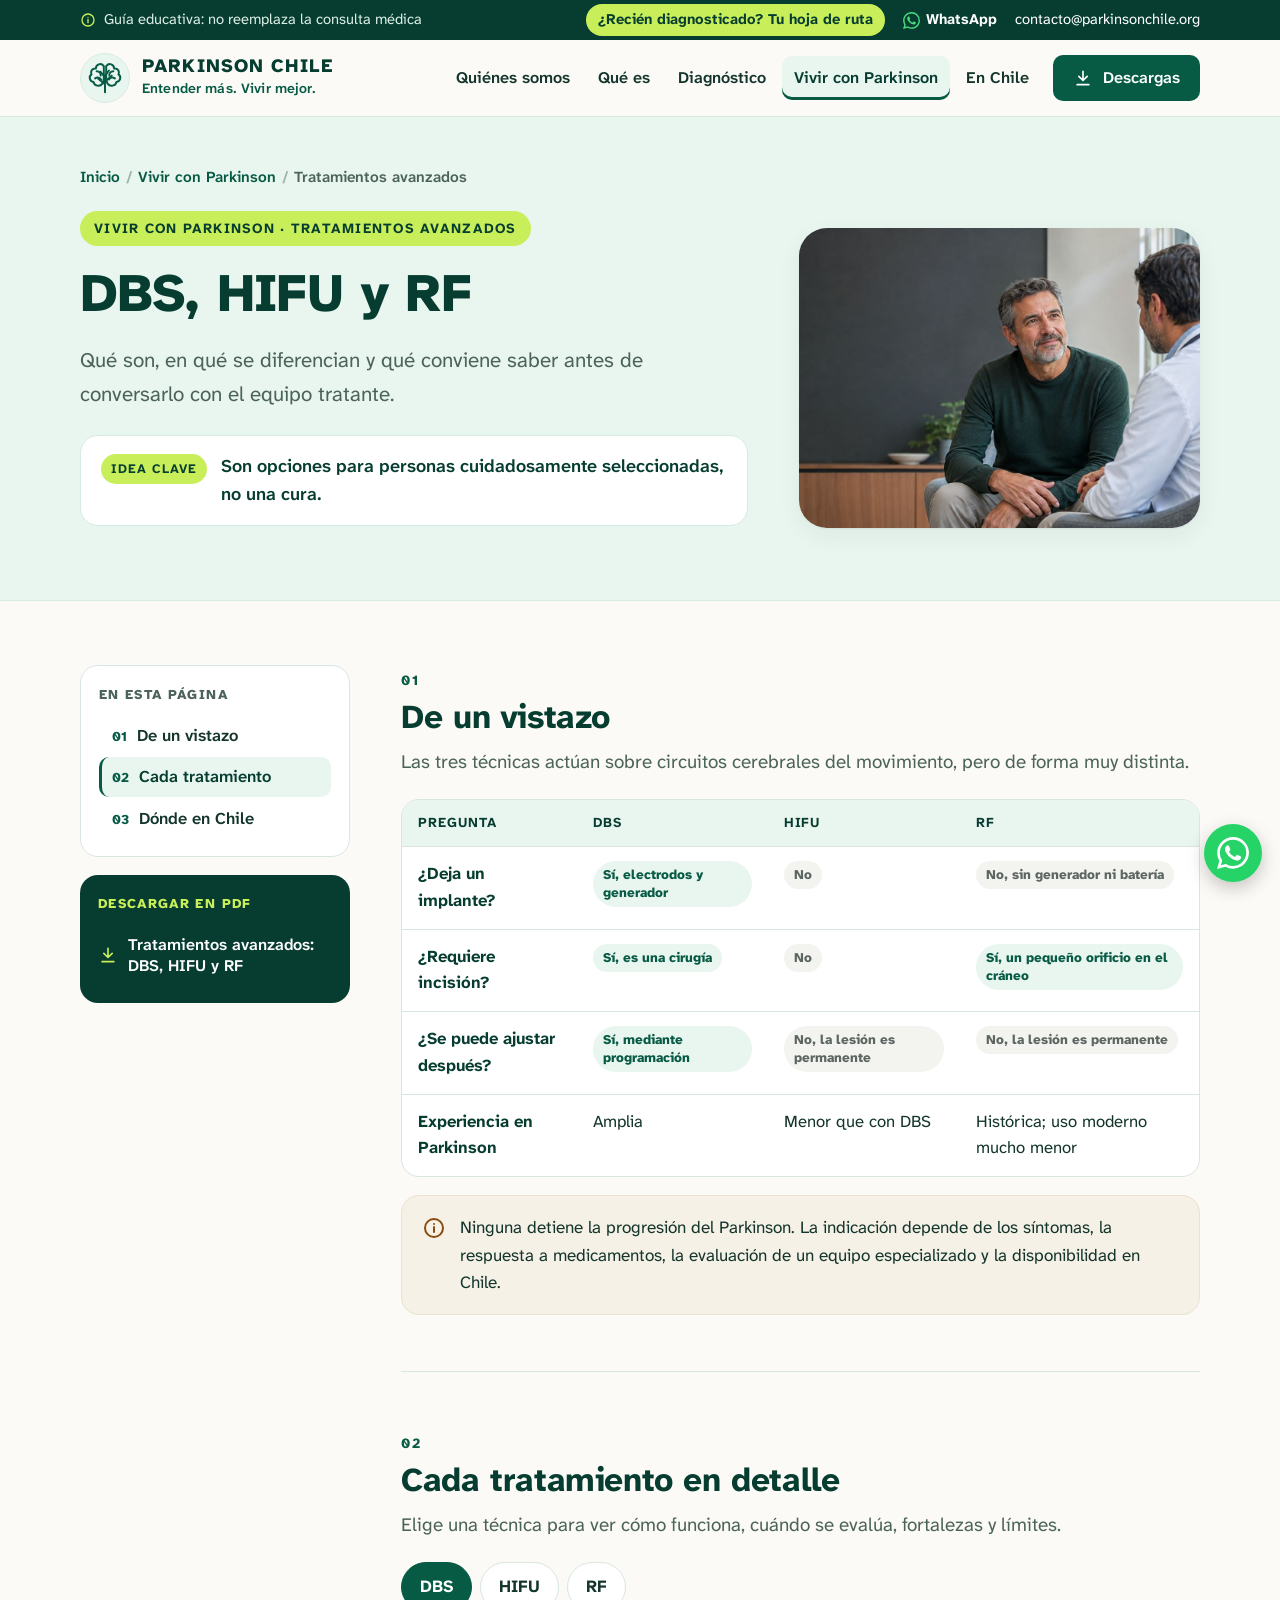
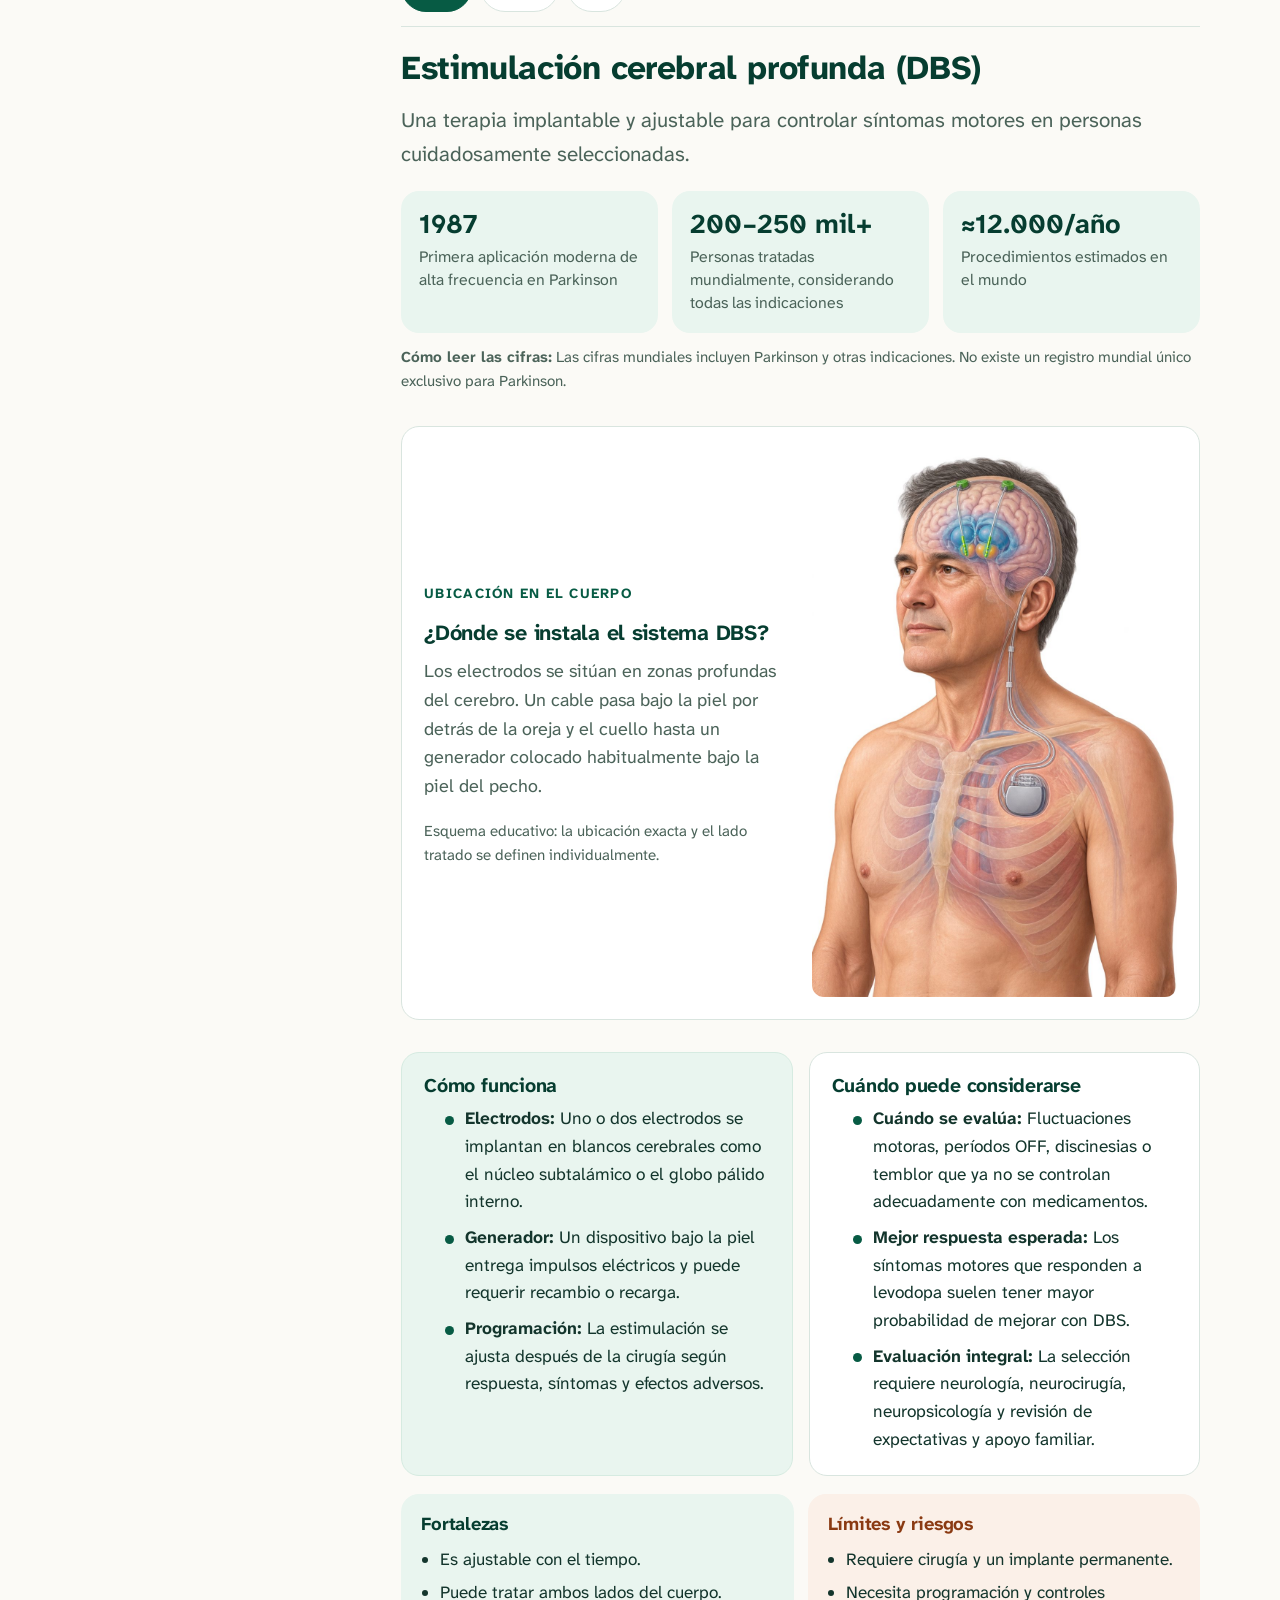
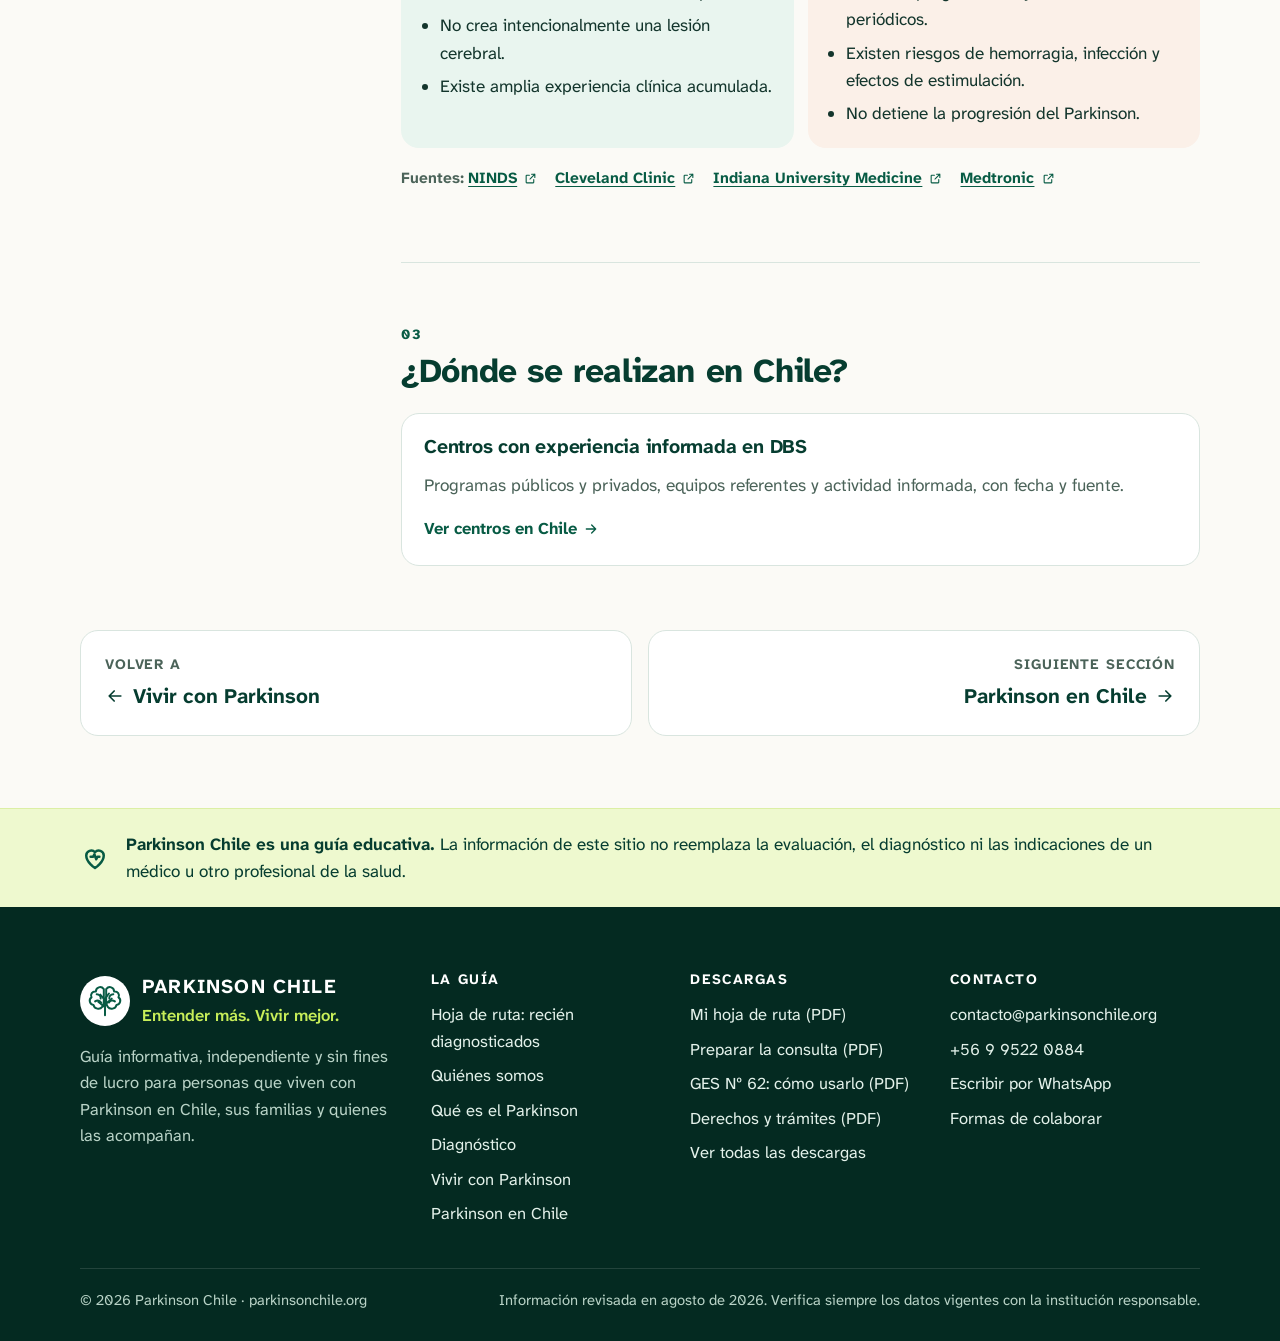
<file: sitio-nuevo/tratamientos-avanzados.html>
<!doctype html>
<html lang="es-CL">
<head>
<meta charset="utf-8">
<meta name="viewport" content="width=device-width, initial-scale=1">
<title>Tratamientos avanzados: DBS, HIFU y RF | Parkinson Chile</title>
<meta name="description" content="Estimulación cerebral profunda (DBS), ultrasonido focalizado (HIFU) y radiofrecuencia (RF): cómo funcionan, cuándo se evalúan, fortalezas y límites.">
<meta name="theme-color" content="#075b44">
<meta name="robots" content="noindex, nofollow">
<meta property="og:title" content="Tratamientos avanzados: DBS, HIFU y RF | Parkinson Chile">
<meta property="og:description" content="Estimulación cerebral profunda (DBS), ultrasonido focalizado (HIFU) y radiofrecuencia (RF): cómo funcionan, cuándo se evalúan, fortalezas y límites.">
<meta property="og:type" content="website">
<meta property="og:locale" content="es_CL">
<link rel="icon" href="assets/img/brand-tree.svg" type="image/svg+xml">
<link rel="preconnect" href="https://fonts.googleapis.com">
<link rel="preconnect" href="https://fonts.gstatic.com" crossorigin>
<link href="https://fonts.googleapis.com/css2?family=Atkinson+Hyperlegible+Next:wght@400;600;700;800&display=swap" rel="stylesheet">
<link rel="stylesheet" href="css/site.css">
</head>
<body>

<a class="skip-link" href="#contenido">Saltar al contenido</a>
<div class="utility">
  <div class="container">
    <p class="utility__note" style="margin:0"><svg viewBox="0 0 24 24" fill="none" stroke="currentColor" stroke-width="2" stroke-linecap="round" stroke-linejoin="round" width="20" height="20" aria-hidden="true" ><circle cx="12" cy="12" r="9"/><path d="M12 11v5M12 8h.01"/></svg><span>Guía educativa<span class="long">: no reemplaza la consulta médica</span></span></p>
    <div class="utility__tools">
      <a class="utility__cta" href="hoja-de-ruta.html">¿Recién diagnosticado? <span class="long">Tu hoja de ruta</span></a>
      <a class="utility__wa" href="https://wa.me/56995220884" target="_blank" rel="noopener" aria-label="Escribir por WhatsApp"><svg viewBox="0 0 24 24" width="20" height="20" fill="currentColor" aria-hidden="true"><path d="M17.472 14.382c-.297-.149-1.758-.867-2.03-.967-.273-.099-.471-.148-.67.15-.197.297-.767.966-.94 1.164-.173.199-.347.223-.644.075-.297-.15-1.255-.463-2.39-1.475-.883-.788-1.48-1.761-1.653-2.059-.173-.297-.018-.458.13-.606.134-.133.298-.347.446-.52.149-.174.198-.298.298-.497.099-.198.05-.371-.025-.52-.075-.149-.669-1.612-.916-2.207-.242-.579-.487-.5-.669-.51-.173-.008-.371-.01-.57-.01-.198 0-.52.074-.792.372-.272.297-1.04 1.016-1.04 2.479 0 1.462 1.065 2.875 1.213 3.074.149.198 2.096 3.2 5.077 4.487.709.306 1.262.489 1.694.625.712.227 1.36.195 1.871.118.571-.085 1.758-.719 2.006-1.413.248-.694.248-1.289.173-1.413-.074-.124-.272-.198-.57-.347m-5.421 7.403h-.004a9.87 9.87 0 01-5.031-1.378l-.361-.214-3.741.982.998-3.648-.235-.374a9.86 9.86 0 01-1.51-5.26c.001-5.45 4.436-9.884 9.888-9.884 2.64 0 5.122 1.03 6.988 2.898a9.825 9.825 0 012.893 6.994c-.003 5.45-4.437 9.884-9.885 9.884m8.413-18.297A11.815 11.815 0 0012.05 0C5.495 0 .16 5.335.157 11.892c0 2.096.547 4.142 1.588 5.945L.057 24l6.305-1.654a11.882 11.882 0 005.683 1.448h.005c6.554 0 11.89-5.335 11.893-11.893a11.821 11.821 0 00-3.48-8.413Z"/></svg><span class="long">WhatsApp</span></a>
      <a href="mailto:contacto@parkinsonchile.org">contacto@parkinsonchile.org</a>
    </div>
  </div>
</div>
<header class="site-header">
  <div class="container">
    <a class="brand" href="index.html" aria-label="Parkinson Chile, ir al inicio">
      <span class="brand__mark"><img src="assets/img/brand-tree.svg" alt="" width="38" height="38"></span>
      <span class="brand__text"><strong>PARKINSON CHILE</strong><small>Entender más. Vivir mejor.</small></span>
    </a>
    <button class="menu-toggle" type="button" aria-expanded="false" aria-controls="menu-principal">
      <span class="ico-open"><svg viewBox="0 0 24 24" fill="none" stroke="currentColor" stroke-width="2" stroke-linecap="round" stroke-linejoin="round" width="20" height="20" aria-hidden="true" ><path d="M4 7h16M4 12h16M4 17h16"/></svg></span><span class="ico-close" style="display:none"><svg viewBox="0 0 24 24" fill="none" stroke="currentColor" stroke-width="2" stroke-linecap="round" stroke-linejoin="round" width="20" height="20" aria-hidden="true" ><path d="M6 6l12 12M18 6 6 18"/></svg></span><span class="label">Menú</span>
    </button>
    <nav class="main-nav" id="menu-principal" aria-label="Menú principal">
      <a href="quienes-somos.html">Quiénes somos</a><a href="que-es-el-parkinson.html">Qué es</a><a href="diagnostico.html">Diagnóstico</a><a href="vivir-con-parkinson.html" aria-current="page">Vivir con Parkinson</a><a href="parkinson-en-chile.html">En Chile</a>
      <a class="btn btn--primary" href="descargas.html"><svg viewBox="0 0 24 24" fill="none" stroke="currentColor" stroke-width="2" stroke-linecap="round" stroke-linejoin="round" width="20" height="20" aria-hidden="true" ><path d="M12 4v11M7 10l5 5 5-5M5 20h14"/></svg>Descargas</a>
    </nav>
  </div>
</header>
<main id="contenido" tabindex="-1">

<section class="page-hero">
  <div class="container">
    <nav aria-label="Ruta de navegación"><ol class="breadcrumb"><li><a href="index.html">Inicio</a></li><li><a href="vivir-con-parkinson.html">Vivir con Parkinson</a></li><li aria-current="page">Tratamientos avanzados</li></ol></nav>
    <div class="page-hero__grid">
      <div>
        <span class="eyebrow eyebrow--pill">Vivir con Parkinson · Tratamientos avanzados</span>
        <h1>DBS, HIFU y RF</h1>
        <p class="lead">Qué son, en qué se diferencian y qué conviene saber antes de conversarlo con el equipo tratante.</p>
        <p class="keyidea"><b>Idea clave</b><span>Son opciones para personas cuidadosamente seleccionadas, no una cura.</span></p>
      </div>
      <div class="page-hero__img"><img src="assets/img/tema-consulta.jpg" alt="Persona adulta conversando con su médico sobre alternativas de tratamiento" width="800" height="600"></div>
    </div>
  </div>
</section>
<div class="container">
  <div class="with-toc">
    <aside class="toc" aria-label="En esta página">
      <nav class="toc__box" data-toc><p class="toc__title">En esta página</p><ol><li><a href="#vistazo"><span>01</span>De un vistazo</a></li><li><a href="#detalle"><span>02</span>Cada tratamiento</a></li><li><a href="#en-chile"><span>03</span>Dónde en Chile</a></li></ol></nav>
      <div class="toc__dl"><p class="toc__title">Descargar en PDF</p><a href="descargas/tratamientos-avanzados.pdf" download><svg viewBox="0 0 24 24" fill="none" stroke="currentColor" stroke-width="2" stroke-linecap="round" stroke-linejoin="round" width="20" height="20" aria-hidden="true" ><path d="M12 4v11M7 10l5 5 5-5M5 20h14"/></svg><span>Tratamientos avanzados: DBS, HIFU y RF</span></a></div>
    </aside>
    <div>
      <nav class="toc-mobile" aria-label="En esta página" data-toc><div class="chips"><a href="#vistazo">De un vistazo</a><a href="#detalle">Cada tratamiento</a><a href="#en-chile">Dónde en Chile</a></div></nav>
      <div class="content">
<section class="block" id="vistazo" aria-labelledby="vistazo-t">
  <header class="block__head"><span class="block__num">01</span><h2 id="vistazo-t">De un vistazo</h2><p>Las tres técnicas actúan sobre circuitos cerebrales del movimiento, pero de forma muy distinta.</p></header>
  
    <div class="table-wrap"><table class="data compare">
      <thead><tr><th scope="col">Pregunta</th><th scope="col">DBS</th><th scope="col">HIFU</th><th scope="col">RF</th></tr></thead>
      <tbody><tr><td>¿Deja un implante?</td><td data-label="DBS"><span class="pill pill--yes">Sí, electrodos y generador</span></td><td data-label="HIFU"><span class="pill pill--no">No</span></td><td data-label="RF"><span class="pill pill--no">No, sin generador ni batería</span></td></tr><tr><td>¿Requiere incisión?</td><td data-label="DBS"><span class="pill pill--yes">Sí, es una cirugía</span></td><td data-label="HIFU"><span class="pill pill--no">No</span></td><td data-label="RF"><span class="pill pill--yes">Sí, un pequeño orificio en el cráneo</span></td></tr><tr><td>¿Se puede ajustar después?</td><td data-label="DBS"><span class="pill pill--yes">Sí, mediante programación</span></td><td data-label="HIFU"><span class="pill pill--no">No, la lesión es permanente</span></td><td data-label="RF"><span class="pill pill--no">No, la lesión es permanente</span></td></tr><tr><td>Experiencia en Parkinson</td><td data-label="DBS">Amplia</td><td data-label="HIFU">Menor que con DBS</td><td data-label="RF">Histórica; uso moderno mucho menor</td></tr></tbody>
    </table></div><div class="note mt"><svg viewBox="0 0 24 24" fill="none" stroke="currentColor" stroke-width="2" stroke-linecap="round" stroke-linejoin="round" width="20" height="20" aria-hidden="true" ><circle cx="12" cy="12" r="9"/><path d="M12 11v5M12 8h.01"/></svg><p>Ninguna detiene la progresión del Parkinson. La indicación depende de los síntomas, la respuesta a medicamentos, la evaluación de un equipo especializado y la disponibilidad en Chile.</p></div>
</section>
<section class="block" id="detalle" aria-labelledby="detalle-t">
  <header class="block__head"><span class="block__num">02</span><h2 id="detalle-t">Cada tratamiento en detalle</h2><p>Elige una técnica para ver cómo funciona, cuándo se evalúa, fortalezas y límites.</p></header>
  <div class="tabs" data-tabs data-tabs-hash><div class="tabs__list" role="tablist" aria-label="Tratamientos avanzados"><button type="button" role="tab" id="tab-dbs" aria-controls="dbs" aria-selected="true">DBS</button><button type="button" role="tab" id="tab-hifu" aria-controls="hifu" aria-selected="false" tabindex="-1">HIFU</button><button type="button" role="tab" id="tab-rf" aria-controls="rf" aria-selected="false" tabindex="-1">RF</button></div>
    <div class="tabs__panel" role="tabpanel" id="dbs" aria-labelledby="tab-dbs">
      <h2>Estimulación cerebral profunda (DBS)</h2>
      <p class="lead">Una terapia implantable y ajustable para controlar síntomas motores en personas cuidadosamente seleccionadas.</p>
      <div class="stats mt"><div class="stat"><strong>1987</strong><p>Primera aplicación moderna de alta frecuencia en Parkinson</p></div><div class="stat"><strong>200–250 mil+</strong><p>Personas tratadas mundialmente, considerando todas las indicaciones</p></div><div class="stat"><strong>≈12.000/año</strong><p>Procedimientos estimados en el mundo</p></div></div>
      <p class="source-note"><strong>Cómo leer las cifras:</strong> Las cifras mundiales incluyen Parkinson y otras indicaciones. No existe un registro mundial único exclusivo para Parkinson.</p>
      <div class="figure-split mt-l"><div><span class="eyebrow">Ubicación en el cuerpo</span><h3>¿Dónde se instala el sistema DBS?</h3><p class="muted">Los electrodos se sitúan en zonas profundas del cerebro. Un cable pasa bajo la piel por detrás de la oreja y el cuello hasta un generador colocado habitualmente bajo la piel del pecho.</p><small>Esquema educativo: la ubicación exacta y el lado tratado se definen individualmente.</small></div><img src="assets/img/ilustraciones/dbs-ubicacion.jpg" alt="Esquema del sistema DBS con electrodos cerebrales, cable subcutáneo y generador en el pecho" loading="lazy"></div>
      <div class="cards cards--2 mt-l">
        <div class="card card--mint"><h3>Cómo funciona</h3><ul class="dots"><li><strong>Electrodos:</strong> Uno o dos electrodos se implantan en blancos cerebrales como el núcleo subtalámico o el globo pálido interno.</li><li><strong>Generador:</strong> Un dispositivo bajo la piel entrega impulsos eléctricos y puede requerir recambio o recarga.</li><li><strong>Programación:</strong> La estimulación se ajusta después de la cirugía según respuesta, síntomas y efectos adversos.</li></ul></div>
        <div class="card"><h3>Cuándo puede considerarse</h3><ul class="dots"><li><strong>Cuándo se evalúa:</strong> Fluctuaciones motoras, períodos OFF, discinesias o temblor que ya no se controlan adecuadamente con medicamentos.</li><li><strong>Mejor respuesta esperada:</strong> Los síntomas motores que responden a levodopa suelen tener mayor probabilidad de mejorar con DBS.</li><li><strong>Evaluación integral:</strong> La selección requiere neurología, neurocirugía, neuropsicología y revisión de expectativas y apoyo familiar.</li></ul></div>
      </div>
      <div class="balance mt">
        <div class="pros"><h4>Fortalezas</h4><ul><li>Es ajustable con el tiempo.</li><li>Puede tratar ambos lados del cuerpo.</li><li>No crea intencionalmente una lesión cerebral.</li><li>Existe amplia experiencia clínica acumulada.</li></ul></div>
        <div class="cons"><h4>Límites y riesgos</h4><ul><li>Requiere cirugía y un implante permanente.</li><li>Necesita programación y controles periódicos.</li><li>Existen riesgos de hemorragia, infección y efectos de estimulación.</li><li>No detiene la progresión del Parkinson.</li></ul></div>
      </div>
      <p class="sources mt"><strong>Fuentes:</strong> <a href="https://www.ninds.nih.gov/health-information/disorders/deep-brain-stimulation-dbs" target="_blank" rel="noopener">NINDS<svg viewBox="0 0 24 24" fill="none" stroke="currentColor" stroke-width="2" stroke-linecap="round" stroke-linejoin="round" width="20" height="20" aria-hidden="true" class="i-ext"><path d="M14 4h6v6M20 4l-9 9M18 14v5a1 1 0 0 1-1 1H5a1 1 0 0 1-1-1V7a1 1 0 0 1 1-1h5"/></svg></a> <a href="https://consultqd.clevelandclinic.org/a-deep-dive-into-deep-brain-stimulation" target="_blank" rel="noopener">Cleveland Clinic<svg viewBox="0 0 24 24" fill="none" stroke="currentColor" stroke-width="2" stroke-linecap="round" stroke-linejoin="round" width="20" height="20" aria-hidden="true" class="i-ext"><path d="M14 4h6v6M20 4l-9 9M18 14v5a1 1 0 0 1-1 1H5a1 1 0 0 1-1-1V7a1 1 0 0 1 1-1h5"/></svg></a> <a href="https://medicine.iu.edu/neurological-surgery/specialties/stereotactic-and-functional-neurosurgery/deep-brain-stimulation" target="_blank" rel="noopener">Indiana University Medicine<svg viewBox="0 0 24 24" fill="none" stroke="currentColor" stroke-width="2" stroke-linecap="round" stroke-linejoin="round" width="20" height="20" aria-hidden="true" class="i-ext"><path d="M14 4h6v6M20 4l-9 9M18 14v5a1 1 0 0 1-1 1H5a1 1 0 0 1-1-1V7a1 1 0 0 1 1-1h5"/></svg></a> <a href="https://www.medtronic.com/en-us/healthcare-professionals/specialties/neurology/therapies-procedures/deep-brain-stimulation.html" target="_blank" rel="noopener">Medtronic<svg viewBox="0 0 24 24" fill="none" stroke="currentColor" stroke-width="2" stroke-linecap="round" stroke-linejoin="round" width="20" height="20" aria-hidden="true" class="i-ext"><path d="M14 4h6v6M20 4l-9 9M18 14v5a1 1 0 0 1-1 1H5a1 1 0 0 1-1-1V7a1 1 0 0 1 1-1h5"/></svg></a></p>
    </div>
    <div class="tabs__panel" role="tabpanel" id="hifu" aria-labelledby="tab-hifu" hidden>
      <h2>Ultrasonido focalizado guiado por resonancia (HIFU)</h2>
      <p class="lead">Una lesión cerebral precisa, realizada sin incisión ni dispositivo implantado.</p>
      <div class="stats mt"><div class="stat"><strong>2014–2015</strong><p>Primeras experiencias clínicas publicadas en Parkinson</p></div><div class="stat"><strong>30.000+</strong><p>Tratamientos Exablate en trastornos del movimiento</p></div><div class="stat"><strong>214 centros</strong><p>Centros reportados mundialmente por el fabricante en 2026</p></div></div>
      <p class="source-note"><strong>Cómo leer las cifras:</strong> Los 30.000+ procedimientos incluyen principalmente temblor esencial y otras indicaciones; el total exclusivo para Parkinson no se publica por separado.</p>
      <div class="figure-split mt-l"><div><span class="eyebrow">Ubicación en el cuerpo</span><h3>¿Dónde actúa el HIFU?</h3><p class="muted">Los haces de ultrasonido atraviesan el cráneo intacto desde distintos ángulos y convergen en un pequeño objetivo cerebral, guiados y controlados mediante resonancia magnética.</p><small>HIFU no deja electrodos, cables, batería ni otro dispositivo implantado.</small></div><img src="assets/img/ilustraciones/hifu-ubicacion.jpg" alt="Esquema de ultrasonido focalizado con haces convergiendo en un objetivo cerebral sin implantes" loading="lazy"></div>
      <div class="cards cards--2 mt-l">
        <div class="card card--mint"><h3>Cómo funciona</h3><ul class="dots"><li><strong>Resonancia:</strong> El paciente permanece dentro de un equipo de resonancia magnética que permite localizar el blanco y vigilar la temperatura.</li><li><strong>Ultrasonido:</strong> Múltiples haces convergen en un punto profundo del cerebro y elevan su temperatura.</li><li><strong>Lesión:</strong> Se crea una lesión pequeña, localizada y permanente; no queda una batería ni un electrodo implantado.</li></ul></div>
        <div class="card"><h3>Cuándo puede considerarse</h3><ul class="dots"><li><strong>Cuándo se evalúa:</strong> Temblor resistente a medicamentos o complicaciones motoras seleccionadas, según el blanco cerebral autorizado.</li><li><strong>Sin implante:</strong> Puede considerarse cuando la persona no desea o no puede recibir un dispositivo permanente.</li><li><strong>Factibilidad:</strong> La anatomía del cráneo, la lateralidad y las normas locales determinan si el procedimiento puede realizarse.</li></ul></div>
      </div>
      <div class="balance mt">
        <div class="pros"><h4>Fortalezas</h4><ul><li>No requiere incisión ni implante.</li><li>Habitualmente se realiza en una sesión.</li><li>La respuesta puede evaluarse durante el procedimiento.</li><li>La recuperación suele ser más rápida.</li></ul></div>
        <div class="cons"><h4>Límites y riesgos</h4><ul><li>La lesión no puede ajustarse ni revertirse.</li><li>No todos los cráneos son técnicamente tratables.</li><li>Puede alterar marcha, habla o sensibilidad.</li><li>La experiencia en Parkinson es menor que con DBS.</li></ul></div>
      </div>
      <p class="sources mt"><strong>Fuentes:</strong> <a href="https://www.accessdata.fda.gov/scripts/cdrh/cfdocs/cfpma/pma.cfm?id=P150038S014" target="_blank" rel="noopener">U.S. FDA<svg viewBox="0 0 24 24" fill="none" stroke="currentColor" stroke-width="2" stroke-linecap="round" stroke-linejoin="round" width="20" height="20" aria-hidden="true" class="i-ext"><path d="M14 4h6v6M20 4l-9 9M18 14v5a1 1 0 0 1-1 1H5a1 1 0 0 1-1-1V7a1 1 0 0 1 1-1h5"/></svg></a> <a href="https://www.parkinson.org/living-with-parkinsons/treatment/surgical-options/other-surgical-options" target="_blank" rel="noopener">Parkinson’s Foundation<svg viewBox="0 0 24 24" fill="none" stroke="currentColor" stroke-width="2" stroke-linecap="round" stroke-linejoin="round" width="20" height="20" aria-hidden="true" class="i-ext"><path d="M14 4h6v6M20 4l-9 9M18 14v5a1 1 0 0 1-1 1H5a1 1 0 0 1-1-1V7a1 1 0 0 1 1-1h5"/></svg></a> <a href="https://insightec.com/news/insightec-announces-national-reimbursement-in-france-for-mr-guided-focused-ultrasound-to-treat-essential-tremor-2/" target="_blank" rel="noopener">Insightec<svg viewBox="0 0 24 24" fill="none" stroke="currentColor" stroke-width="2" stroke-linecap="round" stroke-linejoin="round" width="20" height="20" aria-hidden="true" class="i-ext"><path d="M14 4h6v6M20 4l-9 9M18 14v5a1 1 0 0 1-1 1H5a1 1 0 0 1-1-1V7a1 1 0 0 1 1-1h5"/></svg></a> <a href="https://pmc.ncbi.nlm.nih.gov/articles/PMC12580729/" target="_blank" rel="noopener">Revisión clínica<svg viewBox="0 0 24 24" fill="none" stroke="currentColor" stroke-width="2" stroke-linecap="round" stroke-linejoin="round" width="20" height="20" aria-hidden="true" class="i-ext"><path d="M14 4h6v6M20 4l-9 9M18 14v5a1 1 0 0 1-1 1H5a1 1 0 0 1-1-1V7a1 1 0 0 1 1-1h5"/></svg></a></p>
    </div>
    <div class="tabs__panel" role="tabpanel" id="rf" aria-labelledby="tab-rf" hidden>
      <h2>Lesión estereotáctica por radiofrecuencia (RF)</h2>
      <p class="lead">Una técnica histórica que mantiene un lugar en situaciones seleccionadas.</p>
      <div class="stats mt"><div class="stat"><strong>Década de 1950</strong><p>Expansión de las técnicas estereotácticas lesionales</p></div><div class="stat"><strong>&gt;37.000</strong><p>Operaciones estereotácticas históricas reportadas hasta fines de los años 50</p></div><div class="stat"><strong>Sin registro</strong><p>No existe un total mundial moderno específico para RF y Parkinson</p></div></div>
      <p class="source-note"><strong>Cómo leer las cifras:</strong> El dato histórico de &gt;37.000 reúne procedimientos estereotácticos para trastornos del movimiento; no corresponde exclusivamente a RF ni a Parkinson.</p>
      
      <div class="cards cards--2 mt-l">
        <div class="card card--mint"><h3>Cómo funciona</h3><ul class="dots"><li><strong>Localización:</strong> Un marco o sistema de navegación estereotáctica permite identificar el blanco cerebral.</li><li><strong>Sonda:</strong> Una sonda atraviesa un pequeño orificio en el cráneo y genera calor controlado.</li><li><strong>Tipos:</strong> Según el blanco puede realizarse como talamotomía, palidotomía o subtalamotomía.</li></ul></div>
        <div class="card"><h3>Cuándo puede considerarse</h3><ul class="dots"><li><strong>Síntomas asimétricos:</strong> Puede evaluarse cuando predomina un lado del cuerpo y existe un objetivo clínico bien definido.</li><li><strong>Alternativa:</strong> Puede ser relevante si DBS no está disponible, no es aceptada o el seguimiento de un implante es una barrera.</li><li><strong>Cautela:</strong> La lesión es permanente; los procedimientos bilaterales exigen una evaluación especialmente cuidadosa.</li></ul></div>
      </div>
      <div class="balance mt">
        <div class="pros"><h4>Fortalezas</h4><ul><li>No requiere generador ni batería.</li><li>Su costo tecnológico suele ser menor.</li><li>El efecto sobre el circuito tratado es inmediato.</li><li>Existe experiencia anatómica y quirúrgica acumulada.</li></ul></div>
        <div class="cons"><h4>Límites y riesgos</h4><ul><li>La lesión es permanente y no ajustable.</li><li>Existe riesgo de hemorragia o déficit neurológico.</li><li>Su uso moderno es mucho menor que DBS.</li><li>La evidencia y disponibilidad varían entre centros.</li></ul></div>
      </div>
      <p class="sources mt"><strong>Fuentes:</strong> <a href="https://www.movementdisorders.org/MDS/About/Committees--Other-Groups/Special-Interest-Groups/Neurosurgery-Special-Interest-Group/Brief-History-of-Neurosurgery-for-Parkinsons-disease.htm" target="_blank" rel="noopener">Movement Disorder Society<svg viewBox="0 0 24 24" fill="none" stroke="currentColor" stroke-width="2" stroke-linecap="round" stroke-linejoin="round" width="20" height="20" aria-hidden="true" class="i-ext"><path d="M14 4h6v6M20 4l-9 9M18 14v5a1 1 0 0 1-1 1H5a1 1 0 0 1-1-1V7a1 1 0 0 1 1-1h5"/></svg></a> <a href="https://pubmed.ncbi.nlm.nih.gov/9613759/" target="_blank" rel="noopener">PubMed 9613759<svg viewBox="0 0 24 24" fill="none" stroke="currentColor" stroke-width="2" stroke-linecap="round" stroke-linejoin="round" width="20" height="20" aria-hidden="true" class="i-ext"><path d="M14 4h6v6M20 4l-9 9M18 14v5a1 1 0 0 1-1 1H5a1 1 0 0 1-1-1V7a1 1 0 0 1 1-1h5"/></svg></a> <a href="https://pmc.ncbi.nlm.nih.gov/articles/PMC10883407/" target="_blank" rel="noopener">Revisión clínica 2024<svg viewBox="0 0 24 24" fill="none" stroke="currentColor" stroke-width="2" stroke-linecap="round" stroke-linejoin="round" width="20" height="20" aria-hidden="true" class="i-ext"><path d="M14 4h6v6M20 4l-9 9M18 14v5a1 1 0 0 1-1 1H5a1 1 0 0 1-1-1V7a1 1 0 0 1 1-1h5"/></svg></a> <a href="https://practicalneurology.com/diseases-diagnoses/movement-disorders/surgical-interventions-for-parkinsons-disease/30244/" target="_blank" rel="noopener">Practical Neurology<svg viewBox="0 0 24 24" fill="none" stroke="currentColor" stroke-width="2" stroke-linecap="round" stroke-linejoin="round" width="20" height="20" aria-hidden="true" class="i-ext"><path d="M14 4h6v6M20 4l-9 9M18 14v5a1 1 0 0 1-1 1H5a1 1 0 0 1-1-1V7a1 1 0 0 1 1-1h5"/></svg></a></p>
    </div></div>
</section>
<section class="block" id="en-chile" aria-labelledby="en-chile-t">
  <header class="block__head"><span class="block__num">03</span><h2 id="en-chile-t">¿Dónde se realizan en Chile?</h2></header>
  <a class="card card--link" href="parkinson-en-chile.html#centros"><h3>Centros con experiencia informada en DBS</h3><p>Programas públicos y privados, equipos referentes y actividad informada, con fecha y fuente.</p><span class="go">Ver centros en Chile<svg viewBox="0 0 24 24" fill="none" stroke="currentColor" stroke-width="2" stroke-linecap="round" stroke-linejoin="round" width="20" height="20" aria-hidden="true" ><path d="M5 12h14M13 6l6 6-6 6"/></svg></span></a>
</section></div>
    </div>
  </div>
</div><div class="container"><nav class="pager" aria-label="Volver"><a class="prev" href="vivir-con-parkinson.html"><small>Volver a</small><strong><svg viewBox="0 0 24 24" fill="none" stroke="currentColor" stroke-width="2" stroke-linecap="round" stroke-linejoin="round" width="20" height="20" aria-hidden="true" ><path d="M19 12H5M11 6l-6 6 6 6"/></svg>Vivir con Parkinson</strong></a><a class="next" href="parkinson-en-chile.html"><small>Siguiente sección</small><strong>Parkinson en Chile<svg viewBox="0 0 24 24" fill="none" stroke="currentColor" stroke-width="2" stroke-linecap="round" stroke-linejoin="round" width="20" height="20" aria-hidden="true" ><path d="M5 12h14M13 6l6 6-6 6"/></svg></strong></a></nav></div>
</main>

<aside class="disclaimer" aria-label="Aviso importante">
  <div class="container"><svg viewBox="0 0 24 24" fill="none" stroke="currentColor" stroke-width="2" stroke-linecap="round" stroke-linejoin="round" width="20" height="20" aria-hidden="true" ><path d="M12 20s-7-4.4-7-10a4 4 0 0 1 7-2.6A4 4 0 0 1 19 10c0 5.6-7 10-7 10z"/><path d="M8.5 11h2l1-2 1.5 4 1-2h1.5"/></svg><p><strong>Parkinson Chile es una guía educativa.</strong> La información de este sitio no reemplaza la evaluación, el diagnóstico ni las indicaciones de un médico u otro profesional de la salud.</p></div>
</aside>
<footer class="site-footer">
  <div class="container">
    <div class="footer-grid">
      <div>
        <div class="footer-brand"><span class="brand__mark"><img src="assets/img/brand-tree.svg" alt="" width="38" height="38"></span><div><strong>PARKINSON CHILE</strong><span>Entender más. Vivir mejor.</span></div></div>
        <p>Guía informativa, independiente y sin fines de lucro para personas que viven con Parkinson en Chile, sus familias y quienes las acompañan.</p>
      </div>
      <div><h3>La guía</h3><ul><li><a href="hoja-de-ruta.html">Hoja de ruta: recién diagnosticados</a></li><li><a href="quienes-somos.html">Quiénes somos</a></li><li><a href="que-es-el-parkinson.html">Qué es el Parkinson</a></li><li><a href="diagnostico.html">Diagnóstico</a></li><li><a href="vivir-con-parkinson.html">Vivir con Parkinson</a></li><li><a href="parkinson-en-chile.html">Parkinson en Chile</a></li></ul></div>
      <div><h3>Descargas</h3><ul><li><a href="descargas/hoja-de-ruta.pdf" download>Mi hoja de ruta (PDF)</a></li><li><a href="descargas/preparar-la-consulta.pdf" download>Preparar la consulta (PDF)</a></li><li><a href="descargas/ges-62.pdf" download>GES Nº 62: cómo usarlo (PDF)</a></li><li><a href="descargas/derechos-y-tramites.pdf" download>Derechos y trámites (PDF)</a></li><li><a href="descargas.html">Ver todas las descargas</a></li></ul></div>
      <div><h3>Contacto</h3><ul>
        <li><a href="mailto:contacto@parkinsonchile.org">contacto@parkinsonchile.org</a></li>
        <li><a href="tel:+56995220884">+56 9 9522 0884</a></li>
        <li><a href="https://wa.me/56995220884" target="_blank" rel="noopener">Escribir por WhatsApp</a></li>
        <li><a href="quienes-somos.html#contacto">Formas de colaborar</a></li>
      </ul></div>
    </div>
    <div class="footer-bottom">
      <span>© 2026 Parkinson Chile · parkinsonchile.org</span>
      <span>Información revisada en agosto de 2026. Verifica siempre los datos vigentes con la institución responsable.</span>
    </div>
  </div>
</footer>
<div class="floaters">
  <a class="back-top" href="#contenido" aria-label="Volver al inicio de la página"><svg viewBox="0 0 24 24" fill="none" stroke="currentColor" stroke-width="2" stroke-linecap="round" stroke-linejoin="round" width="20" height="20" aria-hidden="true" ><path d="M12 19V5M6 11l6-6 6 6"/></svg></a>
  <a class="wa-float" href="https://wa.me/56995220884" target="_blank" rel="noopener" aria-label="Conversar por WhatsApp"><svg viewBox="0 0 24 24" width="20" height="20" fill="currentColor" aria-hidden="true"><path d="M17.472 14.382c-.297-.149-1.758-.867-2.03-.967-.273-.099-.471-.148-.67.15-.197.297-.767.966-.94 1.164-.173.199-.347.223-.644.075-.297-.15-1.255-.463-2.39-1.475-.883-.788-1.48-1.761-1.653-2.059-.173-.297-.018-.458.13-.606.134-.133.298-.347.446-.52.149-.174.198-.298.298-.497.099-.198.05-.371-.025-.52-.075-.149-.669-1.612-.916-2.207-.242-.579-.487-.5-.669-.51-.173-.008-.371-.01-.57-.01-.198 0-.52.074-.792.372-.272.297-1.04 1.016-1.04 2.479 0 1.462 1.065 2.875 1.213 3.074.149.198 2.096 3.2 5.077 4.487.709.306 1.262.489 1.694.625.712.227 1.36.195 1.871.118.571-.085 1.758-.719 2.006-1.413.248-.694.248-1.289.173-1.413-.074-.124-.272-.198-.57-.347m-5.421 7.403h-.004a9.87 9.87 0 01-5.031-1.378l-.361-.214-3.741.982.998-3.648-.235-.374a9.86 9.86 0 01-1.51-5.26c.001-5.45 4.436-9.884 9.888-9.884 2.64 0 5.122 1.03 6.988 2.898a9.825 9.825 0 012.893 6.994c-.003 5.45-4.437 9.884-9.885 9.884m8.413-18.297A11.815 11.815 0 0012.05 0C5.495 0 .16 5.335.157 11.892c0 2.096.547 4.142 1.588 5.945L.057 24l6.305-1.654a11.882 11.882 0 005.683 1.448h.005c6.554 0 11.89-5.335 11.893-11.893a11.821 11.821 0 00-3.48-8.413Z"/></svg></a>
</div>
<script src="js/site.js" defer></script>
</body>
</html>
</file>
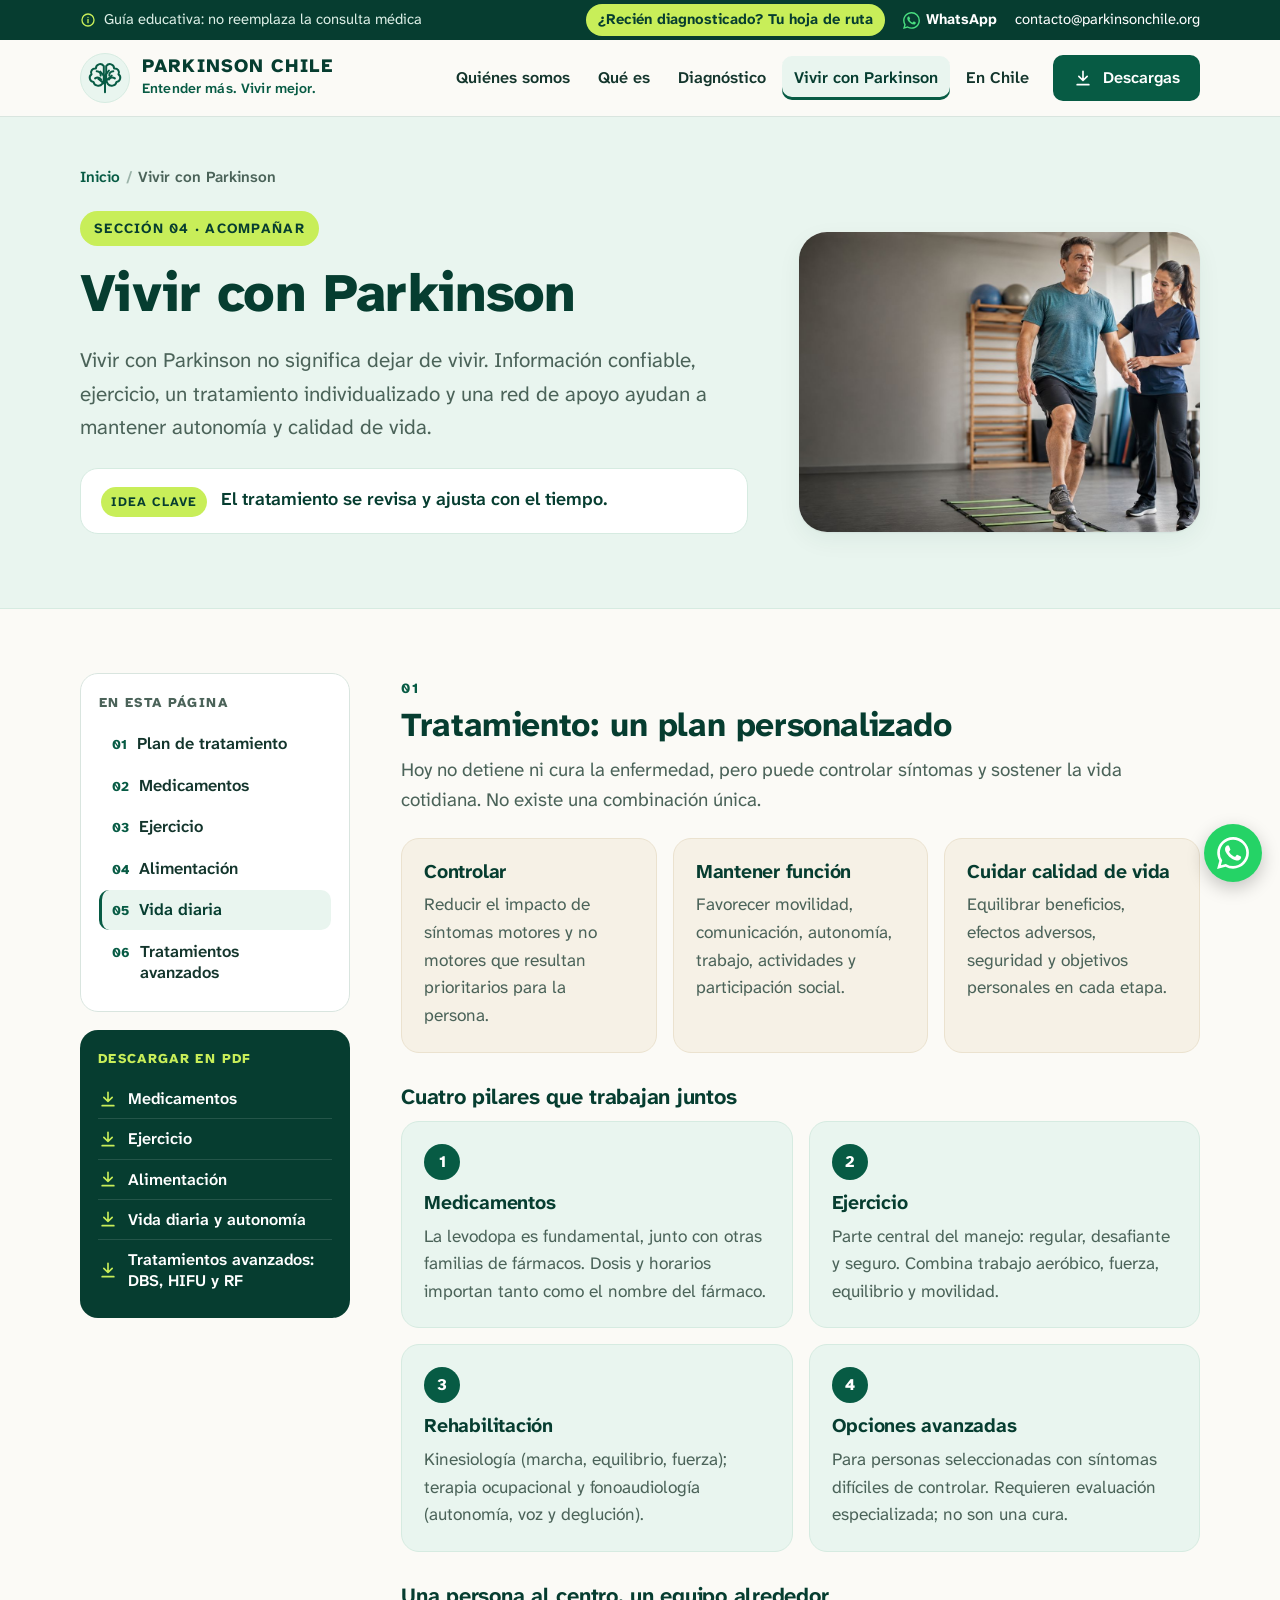
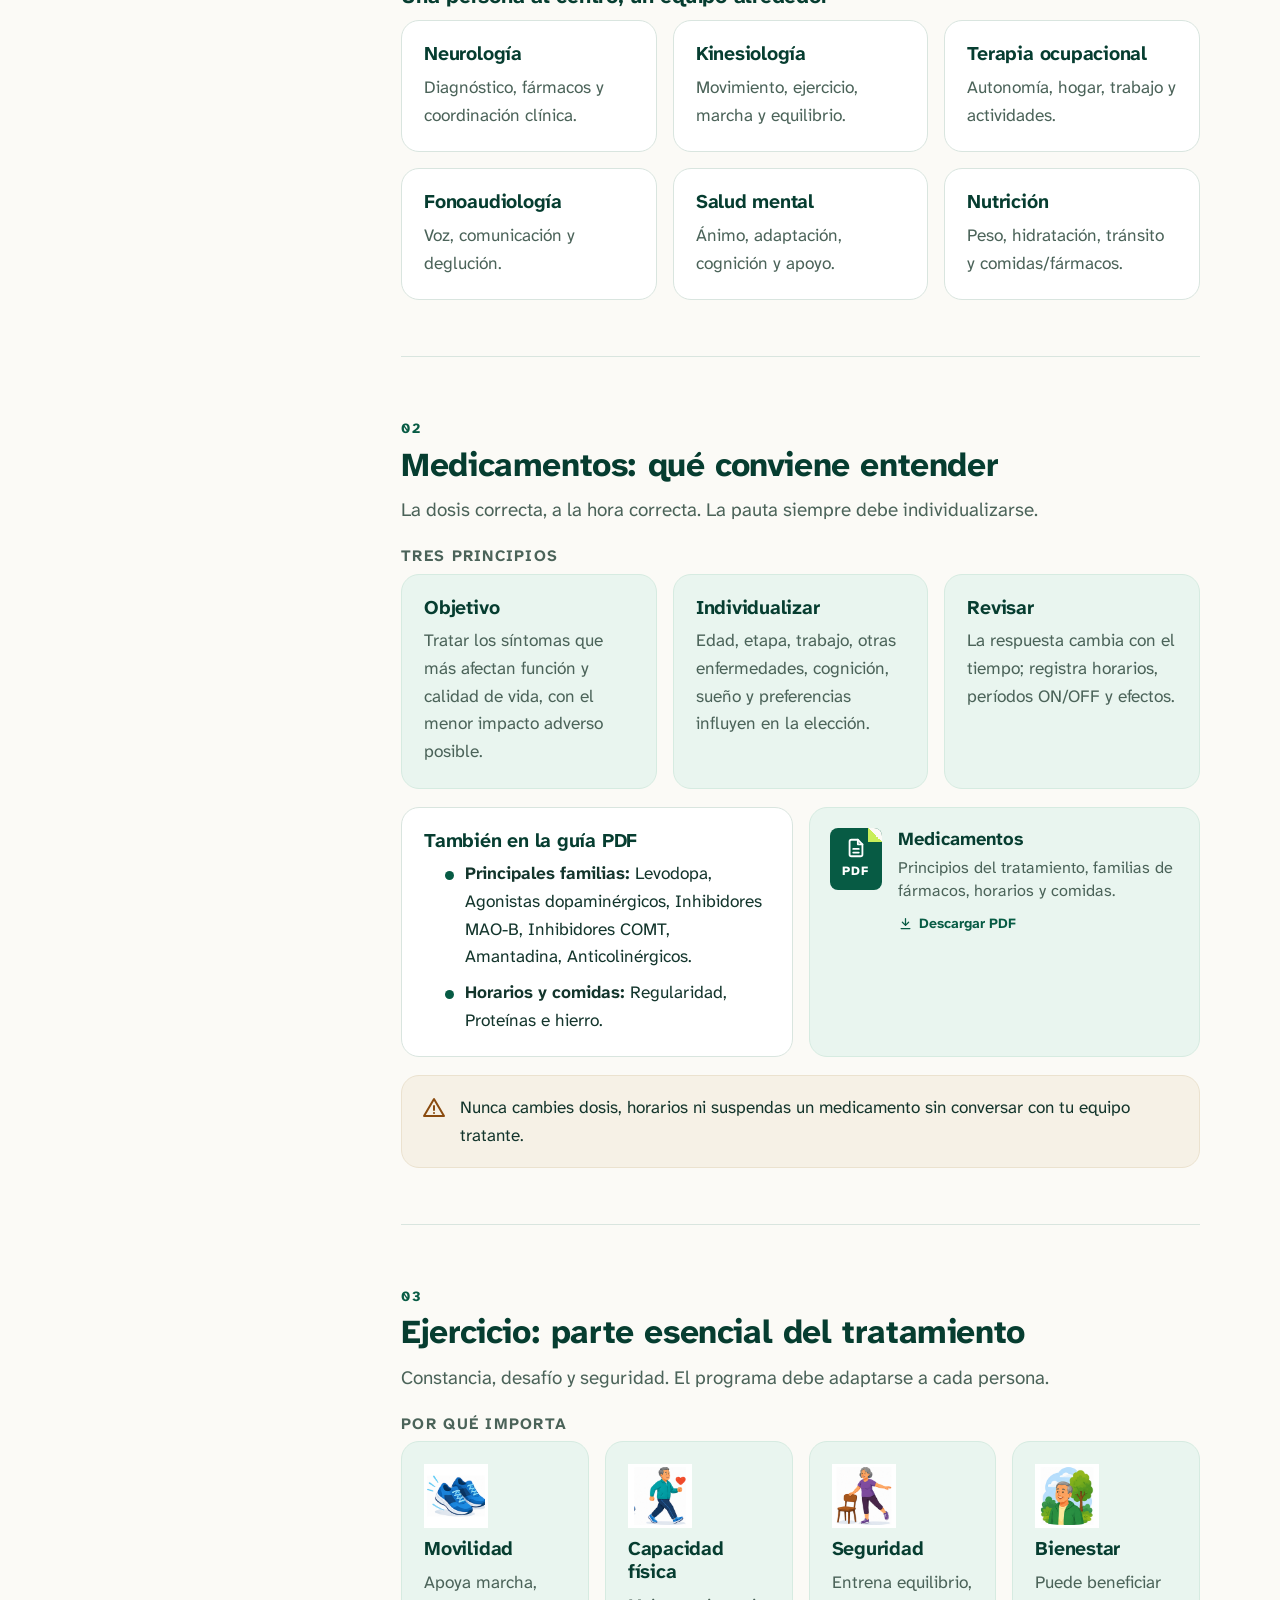
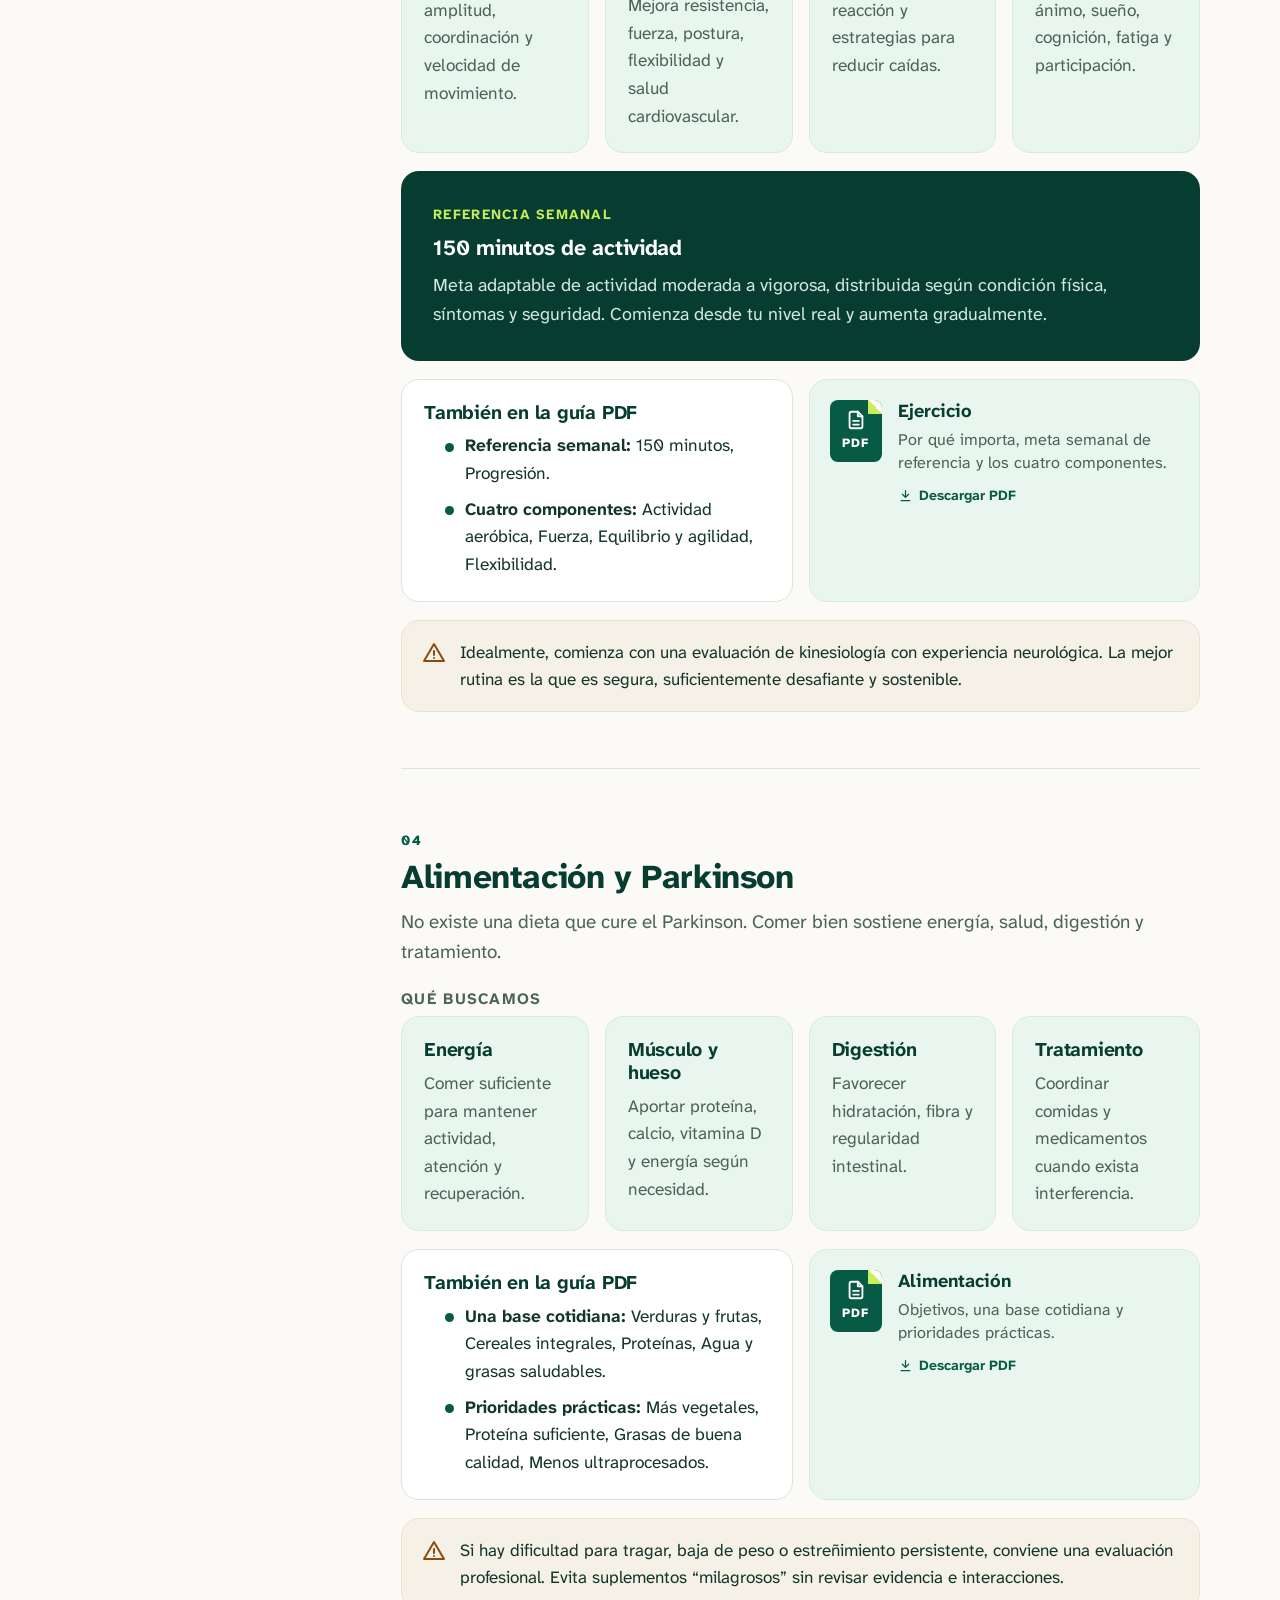
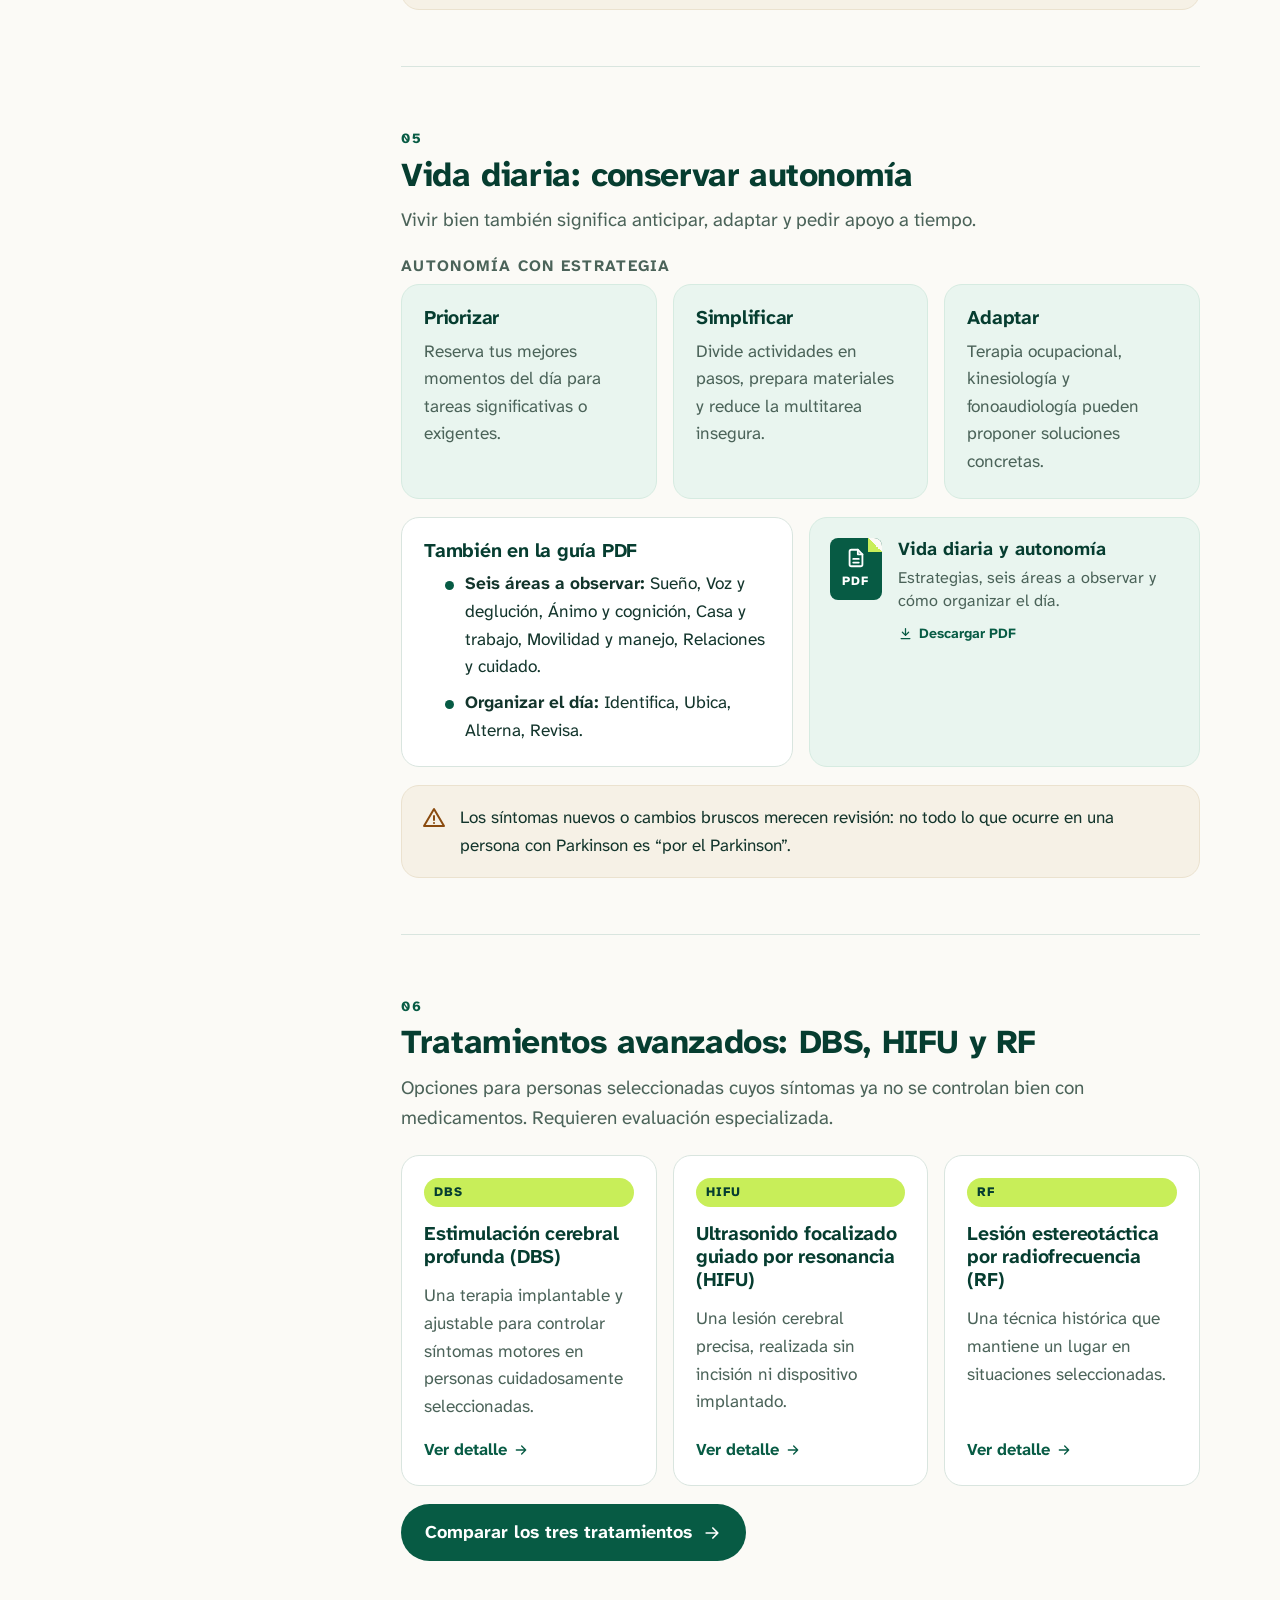
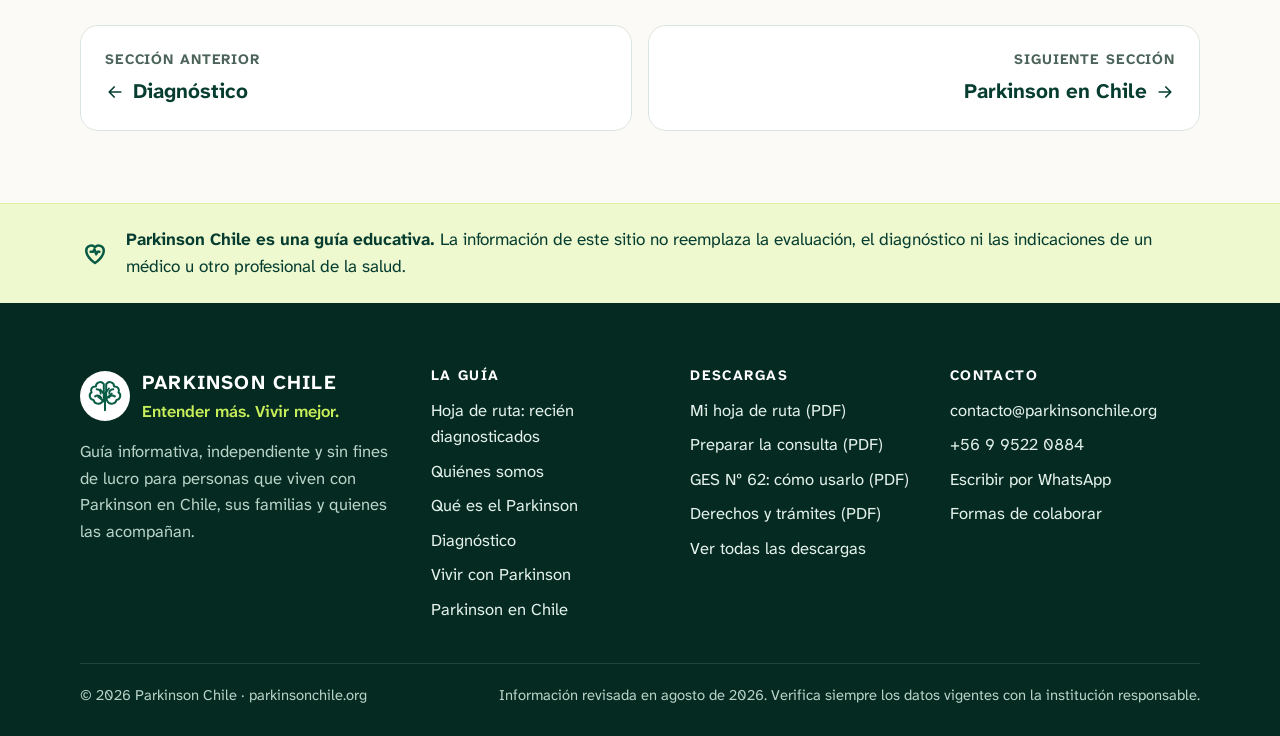
<file: sitio-nuevo/vivir-con-parkinson.html>
<!doctype html>
<html lang="es-CL">
<head>
<meta charset="utf-8">
<meta name="viewport" content="width=device-width, initial-scale=1">
<title>Vivir con Parkinson | Parkinson Chile</title>
<meta name="description" content="Tratamiento personalizado, medicamentos, ejercicio, alimentación, vida diaria y tratamientos avanzados (DBS, HIFU, RF).">
<meta name="theme-color" content="#075b44">
<meta name="robots" content="noindex, nofollow">
<meta property="og:title" content="Vivir con Parkinson | Parkinson Chile">
<meta property="og:description" content="Tratamiento personalizado, medicamentos, ejercicio, alimentación, vida diaria y tratamientos avanzados (DBS, HIFU, RF).">
<meta property="og:type" content="website">
<meta property="og:locale" content="es_CL">
<link rel="icon" href="assets/img/brand-tree.svg" type="image/svg+xml">
<link rel="preconnect" href="https://fonts.googleapis.com">
<link rel="preconnect" href="https://fonts.gstatic.com" crossorigin>
<link href="https://fonts.googleapis.com/css2?family=Atkinson+Hyperlegible+Next:wght@400;600;700;800&display=swap" rel="stylesheet">
<link rel="stylesheet" href="css/site.css">
</head>
<body>

<a class="skip-link" href="#contenido">Saltar al contenido</a>
<div class="utility">
  <div class="container">
    <p class="utility__note" style="margin:0"><svg viewBox="0 0 24 24" fill="none" stroke="currentColor" stroke-width="2" stroke-linecap="round" stroke-linejoin="round" width="20" height="20" aria-hidden="true" ><circle cx="12" cy="12" r="9"/><path d="M12 11v5M12 8h.01"/></svg><span>Guía educativa<span class="long">: no reemplaza la consulta médica</span></span></p>
    <div class="utility__tools">
      <a class="utility__cta" href="hoja-de-ruta.html">¿Recién diagnosticado? <span class="long">Tu hoja de ruta</span></a>
      <a class="utility__wa" href="https://wa.me/56995220884" target="_blank" rel="noopener" aria-label="Escribir por WhatsApp"><svg viewBox="0 0 24 24" width="20" height="20" fill="currentColor" aria-hidden="true"><path d="M17.472 14.382c-.297-.149-1.758-.867-2.03-.967-.273-.099-.471-.148-.67.15-.197.297-.767.966-.94 1.164-.173.199-.347.223-.644.075-.297-.15-1.255-.463-2.39-1.475-.883-.788-1.48-1.761-1.653-2.059-.173-.297-.018-.458.13-.606.134-.133.298-.347.446-.52.149-.174.198-.298.298-.497.099-.198.05-.371-.025-.52-.075-.149-.669-1.612-.916-2.207-.242-.579-.487-.5-.669-.51-.173-.008-.371-.01-.57-.01-.198 0-.52.074-.792.372-.272.297-1.04 1.016-1.04 2.479 0 1.462 1.065 2.875 1.213 3.074.149.198 2.096 3.2 5.077 4.487.709.306 1.262.489 1.694.625.712.227 1.36.195 1.871.118.571-.085 1.758-.719 2.006-1.413.248-.694.248-1.289.173-1.413-.074-.124-.272-.198-.57-.347m-5.421 7.403h-.004a9.87 9.87 0 01-5.031-1.378l-.361-.214-3.741.982.998-3.648-.235-.374a9.86 9.86 0 01-1.51-5.26c.001-5.45 4.436-9.884 9.888-9.884 2.64 0 5.122 1.03 6.988 2.898a9.825 9.825 0 012.893 6.994c-.003 5.45-4.437 9.884-9.885 9.884m8.413-18.297A11.815 11.815 0 0012.05 0C5.495 0 .16 5.335.157 11.892c0 2.096.547 4.142 1.588 5.945L.057 24l6.305-1.654a11.882 11.882 0 005.683 1.448h.005c6.554 0 11.89-5.335 11.893-11.893a11.821 11.821 0 00-3.48-8.413Z"/></svg><span class="long">WhatsApp</span></a>
      <a href="mailto:contacto@parkinsonchile.org">contacto@parkinsonchile.org</a>
    </div>
  </div>
</div>
<header class="site-header">
  <div class="container">
    <a class="brand" href="index.html" aria-label="Parkinson Chile, ir al inicio">
      <span class="brand__mark"><img src="assets/img/brand-tree.svg" alt="" width="38" height="38"></span>
      <span class="brand__text"><strong>PARKINSON CHILE</strong><small>Entender más. Vivir mejor.</small></span>
    </a>
    <button class="menu-toggle" type="button" aria-expanded="false" aria-controls="menu-principal">
      <span class="ico-open"><svg viewBox="0 0 24 24" fill="none" stroke="currentColor" stroke-width="2" stroke-linecap="round" stroke-linejoin="round" width="20" height="20" aria-hidden="true" ><path d="M4 7h16M4 12h16M4 17h16"/></svg></span><span class="ico-close" style="display:none"><svg viewBox="0 0 24 24" fill="none" stroke="currentColor" stroke-width="2" stroke-linecap="round" stroke-linejoin="round" width="20" height="20" aria-hidden="true" ><path d="M6 6l12 12M18 6 6 18"/></svg></span><span class="label">Menú</span>
    </button>
    <nav class="main-nav" id="menu-principal" aria-label="Menú principal">
      <a href="quienes-somos.html">Quiénes somos</a><a href="que-es-el-parkinson.html">Qué es</a><a href="diagnostico.html">Diagnóstico</a><a href="vivir-con-parkinson.html" aria-current="page">Vivir con Parkinson</a><a href="parkinson-en-chile.html">En Chile</a>
      <a class="btn btn--primary" href="descargas.html"><svg viewBox="0 0 24 24" fill="none" stroke="currentColor" stroke-width="2" stroke-linecap="round" stroke-linejoin="round" width="20" height="20" aria-hidden="true" ><path d="M12 4v11M7 10l5 5 5-5M5 20h14"/></svg>Descargas</a>
    </nav>
  </div>
</header>
<main id="contenido" tabindex="-1">

<section class="page-hero">
  <div class="container">
    <nav aria-label="Ruta de navegación"><ol class="breadcrumb"><li><a href="index.html">Inicio</a></li><li aria-current="page">Vivir con Parkinson</li></ol></nav>
    <div class="page-hero__grid">
      <div>
        <span class="eyebrow eyebrow--pill">Sección 04 · Acompañar</span>
        <h1>Vivir con Parkinson</h1>
        <p class="lead">Vivir con Parkinson no significa dejar de vivir. Información confiable, ejercicio, un tratamiento individualizado y una red de apoyo ayudan a mantener autonomía y calidad de vida.</p>
        <p class="keyidea"><b>Idea clave</b><span>El tratamiento se revisa y ajusta con el tiempo.</span></p>
      </div>
      <div class="page-hero__img"><img src="assets/img/lamina-13.jpg" alt="Hombre de unos 50 años haciendo ejercicios de marcha con una kinesióloga" width="800" height="600"></div>
    </div>
  </div>
</section>
<div class="container">
  <div class="with-toc">
    <aside class="toc" aria-label="En esta página">
      <nav class="toc__box" data-toc><p class="toc__title">En esta página</p><ol><li><a href="#tratamiento"><span>01</span>Plan de tratamiento</a></li><li><a href="#medicamentos"><span>02</span>Medicamentos</a></li><li><a href="#ejercicio"><span>03</span>Ejercicio</a></li><li><a href="#alimentacion"><span>04</span>Alimentación</a></li><li><a href="#vida-diaria"><span>05</span>Vida diaria</a></li><li><a href="#avanzados"><span>06</span>Tratamientos avanzados</a></li></ol></nav>
      <div class="toc__dl"><p class="toc__title">Descargar en PDF</p><a href="descargas/medicamentos.pdf" download><svg viewBox="0 0 24 24" fill="none" stroke="currentColor" stroke-width="2" stroke-linecap="round" stroke-linejoin="round" width="20" height="20" aria-hidden="true" ><path d="M12 4v11M7 10l5 5 5-5M5 20h14"/></svg><span>Medicamentos</span></a><a href="descargas/ejercicio.pdf" download><svg viewBox="0 0 24 24" fill="none" stroke="currentColor" stroke-width="2" stroke-linecap="round" stroke-linejoin="round" width="20" height="20" aria-hidden="true" ><path d="M12 4v11M7 10l5 5 5-5M5 20h14"/></svg><span>Ejercicio</span></a><a href="descargas/alimentacion.pdf" download><svg viewBox="0 0 24 24" fill="none" stroke="currentColor" stroke-width="2" stroke-linecap="round" stroke-linejoin="round" width="20" height="20" aria-hidden="true" ><path d="M12 4v11M7 10l5 5 5-5M5 20h14"/></svg><span>Alimentación</span></a><a href="descargas/vida-diaria.pdf" download><svg viewBox="0 0 24 24" fill="none" stroke="currentColor" stroke-width="2" stroke-linecap="round" stroke-linejoin="round" width="20" height="20" aria-hidden="true" ><path d="M12 4v11M7 10l5 5 5-5M5 20h14"/></svg><span>Vida diaria y autonomía</span></a><a href="descargas/tratamientos-avanzados.pdf" download><svg viewBox="0 0 24 24" fill="none" stroke="currentColor" stroke-width="2" stroke-linecap="round" stroke-linejoin="round" width="20" height="20" aria-hidden="true" ><path d="M12 4v11M7 10l5 5 5-5M5 20h14"/></svg><span>Tratamientos avanzados: DBS, HIFU y RF</span></a></div>
    </aside>
    <div>
      <nav class="toc-mobile" aria-label="En esta página" data-toc><div class="chips"><a href="#tratamiento">Plan de tratamiento</a><a href="#medicamentos">Medicamentos</a><a href="#ejercicio">Ejercicio</a><a href="#alimentacion">Alimentación</a><a href="#vida-diaria">Vida diaria</a><a href="#avanzados">Tratamientos avanzados</a></div></nav>
      <div class="content">
<section class="block" id="tratamiento" aria-labelledby="tratamiento-t">
  <header class="block__head"><span class="block__num">01</span><h2 id="tratamiento-t">Tratamiento: un plan personalizado</h2><p>Hoy no detiene ni cura la enfermedad, pero puede controlar síntomas y sostener la vida cotidiana. No existe una combinación única.</p></header>
  
      <div class="cards cards--3"><article class="card card--sand"><h3>Controlar</h3><p>Reducir el impacto de síntomas motores y no motores que resultan prioritarios para la persona.</p></article><article class="card card--sand"><h3>Mantener función</h3><p>Favorecer movilidad, comunicación, autonomía, trabajo, actividades y participación social.</p></article><article class="card card--sand"><h3>Cuidar calidad de vida</h3><p>Equilibrar beneficios, efectos adversos, seguridad y objetivos personales en cada etapa.</p></article></div>
      <h3 class="mt-l">Cuatro pilares que trabajan juntos</h3>
      <div class="cards cards--2"><article class="card card--mint"><span class="card__num">1</span><h3>Medicamentos</h3><p>La levodopa es fundamental, junto con otras familias de fármacos. Dosis y horarios importan tanto como el nombre del fármaco.</p></article><article class="card card--mint"><span class="card__num">2</span><h3>Ejercicio</h3><p>Parte central del manejo: regular, desafiante y seguro. Combina trabajo aeróbico, fuerza, equilibrio y movilidad.</p></article><article class="card card--mint"><span class="card__num">3</span><h3>Rehabilitación</h3><p>Kinesiología (marcha, equilibrio, fuerza); terapia ocupacional y fonoaudiología (autonomía, voz y deglución).</p></article><article class="card card--mint"><span class="card__num">4</span><h3>Opciones avanzadas</h3><p>Para personas seleccionadas con síntomas difíciles de controlar. Requieren evaluación especializada; no son una cura.</p></article></div>
      <h3 class="mt-l">Una persona al centro, un equipo alrededor</h3>
      <div class="cards cards--3"><article class="card "><h3>Neurología</h3><p>Diagnóstico, fármacos y coordinación clínica.</p></article><article class="card "><h3>Kinesiología</h3><p>Movimiento, ejercicio, marcha y equilibrio.</p></article><article class="card "><h3>Terapia ocupacional</h3><p>Autonomía, hogar, trabajo y actividades.</p></article><article class="card "><h3>Fonoaudiología</h3><p>Voz, comunicación y deglución.</p></article><article class="card "><h3>Salud mental</h3><p>Ánimo, adaptación, cognición y apoyo.</p></article><article class="card "><h3>Nutrición</h3><p>Peso, hidratación, tránsito y comidas/fármacos.</p></article></div>
</section>
<section class="block" id="medicamentos" aria-labelledby="medicamentos-t">
  <header class="block__head"><span class="block__num">02</span><h2 id="medicamentos-t">Medicamentos: qué conviene entender</h2><p>La dosis correcta, a la hora correcta. La pauta siempre debe individualizarse.</p></header>
  
    <h3 class="small muted" style="text-transform:uppercase;letter-spacing:.08em">Tres principios</h3>
    <div class="cards cards--3"><article class="card card--mint"><h3>Objetivo</h3><p>Tratar los síntomas que más afectan función y calidad de vida, con el menor impacto adverso posible.</p></article><article class="card card--mint"><h3>Individualizar</h3><p>Edad, etapa, trabajo, otras enfermedades, cognición, sueño y preferencias influyen en la elección.</p></article><article class="card card--mint"><h3>Revisar</h3><p>La respuesta cambia con el tiempo; registra horarios, períodos ON/OFF y efectos.</p></article></div>
    
    <div class="cards cards--2 mt">
      <div class="card"><h3>También en la guía PDF</h3><ul class="dots"><li><strong>Principales familias:</strong> Levodopa, Agonistas dopaminérgicos, Inhibidores MAO-B, Inhibidores COMT, Amantadina, Anticolinérgicos.</li><li><strong>Horarios y comidas:</strong> Regularidad, Proteínas e hierro.</li></ul></div>
      <a class="dl dl--feature" href="descargas/medicamentos.pdf" download>
    <span class="dl__icon"><svg viewBox="0 0 24 24" fill="none" stroke="currentColor" stroke-width="2" stroke-linecap="round" stroke-linejoin="round" width="20" height="20" aria-hidden="true" ><path d="M14 3H7a2 2 0 0 0-2 2v14a2 2 0 0 0 2 2h10a2 2 0 0 0 2-2V8z"/><path d="M14 3v5h5M9 13h6M9 17h6"/></svg>PDF</span>
    <span><strong>Medicamentos</strong><p>Principios del tratamiento, familias de fármacos, horarios y comidas.</p><span class="meta"><svg viewBox="0 0 24 24" fill="none" stroke="currentColor" stroke-width="2" stroke-linecap="round" stroke-linejoin="round" width="20" height="20" aria-hidden="true" ><path d="M12 4v11M7 10l5 5 5-5M5 20h14"/></svg>Descargar PDF</span></span>
  </a>
    </div>
    <div class="note mt"><svg viewBox="0 0 24 24" fill="none" stroke="currentColor" stroke-width="2" stroke-linecap="round" stroke-linejoin="round" width="20" height="20" aria-hidden="true" ><path d="M12 3 2 20h20z"/><path d="M12 10v4M12 17h.01"/></svg><p>Nunca cambies dosis, horarios ni suspendas un medicamento sin conversar con tu equipo tratante.</p></div>
</section>
<section class="block" id="ejercicio" aria-labelledby="ejercicio-t">
  <header class="block__head"><span class="block__num">03</span><h2 id="ejercicio-t">Ejercicio: parte esencial del tratamiento</h2><p>Constancia, desafío y seguridad. El programa debe adaptarse a cada persona.</p></header>
  
    <h3 class="small muted" style="text-transform:uppercase;letter-spacing:.08em">Por qué importa</h3>
    <div class="cards cards--4"><article class="card card--mint"><img class="card__illu" src="assets/img/ilustraciones/exercise-movilidad.png" alt="" width="64" height="64" loading="lazy"><h3>Movilidad</h3><p>Apoya marcha, amplitud, coordinación y velocidad de movimiento.</p></article><article class="card card--mint"><img class="card__illu" src="assets/img/ilustraciones/exercise-aerobico.png" alt="" width="64" height="64" loading="lazy"><h3>Capacidad física</h3><p>Mejora resistencia, fuerza, postura, flexibilidad y salud cardiovascular.</p></article><article class="card card--mint"><img class="card__illu" src="assets/img/ilustraciones/exercise-equilibrio.png" alt="" width="64" height="64" loading="lazy"><h3>Seguridad</h3><p>Entrena equilibrio, reacción y estrategias para reducir caídas.</p></article><article class="card card--mint"><img class="card__illu" src="assets/img/ilustraciones/exercise-bienestar.png" alt="" width="64" height="64" loading="lazy"><h3>Bienestar</h3><p>Puede beneficiar ánimo, sueño, cognición, fatiga y participación.</p></article></div>
    <div class="callout mt"><p class="eyebrow">Referencia semanal</p><h3>150 minutos de actividad</h3><p>Meta adaptable de actividad moderada a vigorosa, distribuida según condición física, síntomas y seguridad. Comienza desde tu nivel real y aumenta gradualmente.</p></div>
    <div class="cards cards--2 mt">
      <div class="card"><h3>También en la guía PDF</h3><ul class="dots"><li><strong>Referencia semanal:</strong> 150 minutos, Progresión.</li><li><strong>Cuatro componentes:</strong> Actividad aeróbica, Fuerza, Equilibrio y agilidad, Flexibilidad.</li></ul></div>
      <a class="dl dl--feature" href="descargas/ejercicio.pdf" download>
    <span class="dl__icon"><svg viewBox="0 0 24 24" fill="none" stroke="currentColor" stroke-width="2" stroke-linecap="round" stroke-linejoin="round" width="20" height="20" aria-hidden="true" ><path d="M14 3H7a2 2 0 0 0-2 2v14a2 2 0 0 0 2 2h10a2 2 0 0 0 2-2V8z"/><path d="M14 3v5h5M9 13h6M9 17h6"/></svg>PDF</span>
    <span><strong>Ejercicio</strong><p>Por qué importa, meta semanal de referencia y los cuatro componentes.</p><span class="meta"><svg viewBox="0 0 24 24" fill="none" stroke="currentColor" stroke-width="2" stroke-linecap="round" stroke-linejoin="round" width="20" height="20" aria-hidden="true" ><path d="M12 4v11M7 10l5 5 5-5M5 20h14"/></svg>Descargar PDF</span></span>
  </a>
    </div>
    <div class="note mt"><svg viewBox="0 0 24 24" fill="none" stroke="currentColor" stroke-width="2" stroke-linecap="round" stroke-linejoin="round" width="20" height="20" aria-hidden="true" ><path d="M12 3 2 20h20z"/><path d="M12 10v4M12 17h.01"/></svg><p>Idealmente, comienza con una evaluación de kinesiología con experiencia neurológica. La mejor rutina es la que es segura, suficientemente desafiante y sostenible.</p></div>
</section>
<section class="block" id="alimentacion" aria-labelledby="alimentacion-t">
  <header class="block__head"><span class="block__num">04</span><h2 id="alimentacion-t">Alimentación y Parkinson</h2><p>No existe una dieta que cure el Parkinson. Comer bien sostiene energía, salud, digestión y tratamiento.</p></header>
  
    <h3 class="small muted" style="text-transform:uppercase;letter-spacing:.08em">Qué buscamos</h3>
    <div class="cards cards--4"><article class="card card--mint"><h3>Energía</h3><p>Comer suficiente para mantener actividad, atención y recuperación.</p></article><article class="card card--mint"><h3>Músculo y hueso</h3><p>Aportar proteína, calcio, vitamina D y energía según necesidad.</p></article><article class="card card--mint"><h3>Digestión</h3><p>Favorecer hidratación, fibra y regularidad intestinal.</p></article><article class="card card--mint"><h3>Tratamiento</h3><p>Coordinar comidas y medicamentos cuando exista interferencia.</p></article></div>
    
    <div class="cards cards--2 mt">
      <div class="card"><h3>También en la guía PDF</h3><ul class="dots"><li><strong>Una base cotidiana:</strong> Verduras y frutas, Cereales integrales, Proteínas, Agua y grasas saludables.</li><li><strong>Prioridades prácticas:</strong> Más vegetales, Proteína suficiente, Grasas de buena calidad, Menos ultraprocesados.</li></ul></div>
      <a class="dl dl--feature" href="descargas/alimentacion.pdf" download>
    <span class="dl__icon"><svg viewBox="0 0 24 24" fill="none" stroke="currentColor" stroke-width="2" stroke-linecap="round" stroke-linejoin="round" width="20" height="20" aria-hidden="true" ><path d="M14 3H7a2 2 0 0 0-2 2v14a2 2 0 0 0 2 2h10a2 2 0 0 0 2-2V8z"/><path d="M14 3v5h5M9 13h6M9 17h6"/></svg>PDF</span>
    <span><strong>Alimentación</strong><p>Objetivos, una base cotidiana y prioridades prácticas.</p><span class="meta"><svg viewBox="0 0 24 24" fill="none" stroke="currentColor" stroke-width="2" stroke-linecap="round" stroke-linejoin="round" width="20" height="20" aria-hidden="true" ><path d="M12 4v11M7 10l5 5 5-5M5 20h14"/></svg>Descargar PDF</span></span>
  </a>
    </div>
    <div class="note mt"><svg viewBox="0 0 24 24" fill="none" stroke="currentColor" stroke-width="2" stroke-linecap="round" stroke-linejoin="round" width="20" height="20" aria-hidden="true" ><path d="M12 3 2 20h20z"/><path d="M12 10v4M12 17h.01"/></svg><p>Si hay dificultad para tragar, baja de peso o estreñimiento persistente, conviene una evaluación profesional. Evita suplementos “milagrosos” sin revisar evidencia e interacciones.</p></div>
</section>
<section class="block" id="vida-diaria" aria-labelledby="vida-diaria-t">
  <header class="block__head"><span class="block__num">05</span><h2 id="vida-diaria-t">Vida diaria: conservar autonomía</h2><p>Vivir bien también significa anticipar, adaptar y pedir apoyo a tiempo.</p></header>
  
    <h3 class="small muted" style="text-transform:uppercase;letter-spacing:.08em">Autonomía con estrategia</h3>
    <div class="cards cards--3"><article class="card card--mint"><h3>Priorizar</h3><p>Reserva tus mejores momentos del día para tareas significativas o exigentes.</p></article><article class="card card--mint"><h3>Simplificar</h3><p>Divide actividades en pasos, prepara materiales y reduce la multitarea insegura.</p></article><article class="card card--mint"><h3>Adaptar</h3><p>Terapia ocupacional, kinesiología y fonoaudiología pueden proponer soluciones concretas.</p></article></div>
    
    <div class="cards cards--2 mt">
      <div class="card"><h3>También en la guía PDF</h3><ul class="dots"><li><strong>Seis áreas a observar:</strong> Sueño, Voz y deglución, Ánimo y cognición, Casa y trabajo, Movilidad y manejo, Relaciones y cuidado.</li><li><strong>Organizar el día:</strong> Identifica, Ubica, Alterna, Revisa.</li></ul></div>
      <a class="dl dl--feature" href="descargas/vida-diaria.pdf" download>
    <span class="dl__icon"><svg viewBox="0 0 24 24" fill="none" stroke="currentColor" stroke-width="2" stroke-linecap="round" stroke-linejoin="round" width="20" height="20" aria-hidden="true" ><path d="M14 3H7a2 2 0 0 0-2 2v14a2 2 0 0 0 2 2h10a2 2 0 0 0 2-2V8z"/><path d="M14 3v5h5M9 13h6M9 17h6"/></svg>PDF</span>
    <span><strong>Vida diaria y autonomía</strong><p>Estrategias, seis áreas a observar y cómo organizar el día.</p><span class="meta"><svg viewBox="0 0 24 24" fill="none" stroke="currentColor" stroke-width="2" stroke-linecap="round" stroke-linejoin="round" width="20" height="20" aria-hidden="true" ><path d="M12 4v11M7 10l5 5 5-5M5 20h14"/></svg>Descargar PDF</span></span>
  </a>
    </div>
    <div class="note mt"><svg viewBox="0 0 24 24" fill="none" stroke="currentColor" stroke-width="2" stroke-linecap="round" stroke-linejoin="round" width="20" height="20" aria-hidden="true" ><path d="M12 3 2 20h20z"/><path d="M12 10v4M12 17h.01"/></svg><p>Los síntomas nuevos o cambios bruscos merecen revisión: no todo lo que ocurre en una persona con Parkinson es “por el Parkinson”.</p></div>
</section>
<section class="block" id="avanzados" aria-labelledby="avanzados-t">
  <header class="block__head"><span class="block__num">06</span><h2 id="avanzados-t">Tratamientos avanzados: DBS, HIFU y RF</h2><p>Opciones para personas seleccionadas cuyos síntomas ya no se controlan bien con medicamentos. Requieren evaluación especializada.</p></header>
  
      <div class="cards cards--3"><a class="card card--link" href="tratamientos-avanzados.html#dbs"><span class="card__tag">DBS</span><h3>Estimulación cerebral profunda (DBS)</h3><p>Una terapia implantable y ajustable para controlar síntomas motores en personas cuidadosamente seleccionadas.</p><span class="go">Ver detalle<svg viewBox="0 0 24 24" fill="none" stroke="currentColor" stroke-width="2" stroke-linecap="round" stroke-linejoin="round" width="20" height="20" aria-hidden="true" ><path d="M5 12h14M13 6l6 6-6 6"/></svg></span></a><a class="card card--link" href="tratamientos-avanzados.html#hifu"><span class="card__tag">HIFU</span><h3>Ultrasonido focalizado guiado por resonancia (HIFU)</h3><p>Una lesión cerebral precisa, realizada sin incisión ni dispositivo implantado.</p><span class="go">Ver detalle<svg viewBox="0 0 24 24" fill="none" stroke="currentColor" stroke-width="2" stroke-linecap="round" stroke-linejoin="round" width="20" height="20" aria-hidden="true" ><path d="M5 12h14M13 6l6 6-6 6"/></svg></span></a><a class="card card--link" href="tratamientos-avanzados.html#rf"><span class="card__tag">RF</span><h3>Lesión estereotáctica por radiofrecuencia (RF)</h3><p>Una técnica histórica que mantiene un lugar en situaciones seleccionadas.</p><span class="go">Ver detalle<svg viewBox="0 0 24 24" fill="none" stroke="currentColor" stroke-width="2" stroke-linecap="round" stroke-linejoin="round" width="20" height="20" aria-hidden="true" ><path d="M5 12h14M13 6l6 6-6 6"/></svg></span></a></div>
      <div class="btn-row mt"><a class="btn btn--primary" href="tratamientos-avanzados.html">Comparar los tres tratamientos<svg viewBox="0 0 24 24" fill="none" stroke="currentColor" stroke-width="2" stroke-linecap="round" stroke-linejoin="round" width="20" height="20" aria-hidden="true" ><path d="M5 12h14M13 6l6 6-6 6"/></svg></a></div>
</section></div>
    </div>
  </div>
</div>
<div class="container">
  <nav class="pager" aria-label="Recorrido de la guía">
    <a class="prev" href="diagnostico.html"><small>Sección anterior</small><strong><svg viewBox="0 0 24 24" fill="none" stroke="currentColor" stroke-width="2" stroke-linecap="round" stroke-linejoin="round" width="20" height="20" aria-hidden="true" ><path d="M19 12H5M11 6l-6 6 6 6"/></svg>Diagnóstico</strong></a>
    <a class="next" href="parkinson-en-chile.html"><small>Siguiente sección</small><strong>Parkinson en Chile<svg viewBox="0 0 24 24" fill="none" stroke="currentColor" stroke-width="2" stroke-linecap="round" stroke-linejoin="round" width="20" height="20" aria-hidden="true" ><path d="M5 12h14M13 6l6 6-6 6"/></svg></strong></a>
  </nav>
</div>
</main>

<aside class="disclaimer" aria-label="Aviso importante">
  <div class="container"><svg viewBox="0 0 24 24" fill="none" stroke="currentColor" stroke-width="2" stroke-linecap="round" stroke-linejoin="round" width="20" height="20" aria-hidden="true" ><path d="M12 20s-7-4.4-7-10a4 4 0 0 1 7-2.6A4 4 0 0 1 19 10c0 5.6-7 10-7 10z"/><path d="M8.5 11h2l1-2 1.5 4 1-2h1.5"/></svg><p><strong>Parkinson Chile es una guía educativa.</strong> La información de este sitio no reemplaza la evaluación, el diagnóstico ni las indicaciones de un médico u otro profesional de la salud.</p></div>
</aside>
<footer class="site-footer">
  <div class="container">
    <div class="footer-grid">
      <div>
        <div class="footer-brand"><span class="brand__mark"><img src="assets/img/brand-tree.svg" alt="" width="38" height="38"></span><div><strong>PARKINSON CHILE</strong><span>Entender más. Vivir mejor.</span></div></div>
        <p>Guía informativa, independiente y sin fines de lucro para personas que viven con Parkinson en Chile, sus familias y quienes las acompañan.</p>
      </div>
      <div><h3>La guía</h3><ul><li><a href="hoja-de-ruta.html">Hoja de ruta: recién diagnosticados</a></li><li><a href="quienes-somos.html">Quiénes somos</a></li><li><a href="que-es-el-parkinson.html">Qué es el Parkinson</a></li><li><a href="diagnostico.html">Diagnóstico</a></li><li><a href="vivir-con-parkinson.html">Vivir con Parkinson</a></li><li><a href="parkinson-en-chile.html">Parkinson en Chile</a></li></ul></div>
      <div><h3>Descargas</h3><ul><li><a href="descargas/hoja-de-ruta.pdf" download>Mi hoja de ruta (PDF)</a></li><li><a href="descargas/preparar-la-consulta.pdf" download>Preparar la consulta (PDF)</a></li><li><a href="descargas/ges-62.pdf" download>GES Nº 62: cómo usarlo (PDF)</a></li><li><a href="descargas/derechos-y-tramites.pdf" download>Derechos y trámites (PDF)</a></li><li><a href="descargas.html">Ver todas las descargas</a></li></ul></div>
      <div><h3>Contacto</h3><ul>
        <li><a href="mailto:contacto@parkinsonchile.org">contacto@parkinsonchile.org</a></li>
        <li><a href="tel:+56995220884">+56 9 9522 0884</a></li>
        <li><a href="https://wa.me/56995220884" target="_blank" rel="noopener">Escribir por WhatsApp</a></li>
        <li><a href="quienes-somos.html#contacto">Formas de colaborar</a></li>
      </ul></div>
    </div>
    <div class="footer-bottom">
      <span>© 2026 Parkinson Chile · parkinsonchile.org</span>
      <span>Información revisada en agosto de 2026. Verifica siempre los datos vigentes con la institución responsable.</span>
    </div>
  </div>
</footer>
<div class="floaters">
  <a class="back-top" href="#contenido" aria-label="Volver al inicio de la página"><svg viewBox="0 0 24 24" fill="none" stroke="currentColor" stroke-width="2" stroke-linecap="round" stroke-linejoin="round" width="20" height="20" aria-hidden="true" ><path d="M12 19V5M6 11l6-6 6 6"/></svg></a>
  <a class="wa-float" href="https://wa.me/56995220884" target="_blank" rel="noopener" aria-label="Conversar por WhatsApp"><svg viewBox="0 0 24 24" width="20" height="20" fill="currentColor" aria-hidden="true"><path d="M17.472 14.382c-.297-.149-1.758-.867-2.03-.967-.273-.099-.471-.148-.67.15-.197.297-.767.966-.94 1.164-.173.199-.347.223-.644.075-.297-.15-1.255-.463-2.39-1.475-.883-.788-1.48-1.761-1.653-2.059-.173-.297-.018-.458.13-.606.134-.133.298-.347.446-.52.149-.174.198-.298.298-.497.099-.198.05-.371-.025-.52-.075-.149-.669-1.612-.916-2.207-.242-.579-.487-.5-.669-.51-.173-.008-.371-.01-.57-.01-.198 0-.52.074-.792.372-.272.297-1.04 1.016-1.04 2.479 0 1.462 1.065 2.875 1.213 3.074.149.198 2.096 3.2 5.077 4.487.709.306 1.262.489 1.694.625.712.227 1.36.195 1.871.118.571-.085 1.758-.719 2.006-1.413.248-.694.248-1.289.173-1.413-.074-.124-.272-.198-.57-.347m-5.421 7.403h-.004a9.87 9.87 0 01-5.031-1.378l-.361-.214-3.741.982.998-3.648-.235-.374a9.86 9.86 0 01-1.51-5.26c.001-5.45 4.436-9.884 9.888-9.884 2.64 0 5.122 1.03 6.988 2.898a9.825 9.825 0 012.893 6.994c-.003 5.45-4.437 9.884-9.885 9.884m8.413-18.297A11.815 11.815 0 0012.05 0C5.495 0 .16 5.335.157 11.892c0 2.096.547 4.142 1.588 5.945L.057 24l6.305-1.654a11.882 11.882 0 005.683 1.448h.005c6.554 0 11.89-5.335 11.893-11.893a11.821 11.821 0 00-3.48-8.413Z"/></svg></a>
</div>
<script src="js/site.js" defer></script>
</body>
</html>
</file>
<file: sitio-nuevo/css/site.css>
/* =========================================================
   Parkinson Chile — hoja de estilos del sitio
   Identidad: documento maestro de traspaso (sección 5)
   ========================================================= */

:root {
  --forest: #075b44;
  --deep: #063d30;
  --deeper: #042a21;
  --mint: #e9f5ef;
  --mint-2: #d6ebe1;
  --lime: #c8ee59;
  --lime-soft: #eef9cf;
  --sand: #f6f1e6;
  --paper: #fbfaf6;
  --white: #ffffff;
  --ink: #13352c;
  --muted: #4b6359;
  --line: #d9e5df;
  --warn: #8a4b0f;

  --radius-s: 12px;
  --radius: 18px;
  --radius-l: 28px;
  --shadow: 0 1px 2px rgba(6, 61, 48, .06), 0 8px 24px rgba(6, 61, 48, .06);
  --shadow-hover: 0 2px 4px rgba(6, 61, 48, .08), 0 14px 32px rgba(6, 61, 48, .12);

  --container: 1200px;
  --gutter: clamp(16px, 4vw, 40px);
  --header-h: 76px;

  --font: "Atkinson Hyperlegible Next", "Atkinson Hyperlegible", system-ui, -apple-system, "Segoe UI", Roboto, Arial, sans-serif;
  --base: 18px;
}


*, *::before, *::after { box-sizing: border-box; }
html { font-size: var(--base); scroll-behavior: smooth; scroll-padding-top: calc(var(--header-h) + 20px); -webkit-text-size-adjust: 100%; }
body { margin: 0; background: var(--paper); color: var(--ink); font-family: var(--font); line-height: 1.6; overflow-x: hidden; }
img { max-width: 100%; display: block; }
a { color: var(--forest); text-underline-offset: 3px; }
a:hover { color: var(--deep); }
h1, h2, h3, h4 { line-height: 1.18; margin: 0 0 .5em; letter-spacing: -.012em; color: var(--deep); }
h1 { font-size: clamp(2rem, 4.2vw, 3.15rem); font-weight: 800; }
h2 { font-size: clamp(1.55rem, 2.6vw, 2.1rem); font-weight: 750; }
h3 { font-size: 1.2rem; font-weight: 700; }
h4 { font-size: 1.02rem; font-weight: 700; }
p { margin: 0 0 1em; }
p, li, td { hyphens: auto; -webkit-hyphens: auto; overflow-wrap: break-word; }
ul, ol { margin: 0 0 1em; padding-left: 1.2em; }
li + li { margin-top: .35em; }
strong { font-weight: 700; }
:focus-visible { outline: 3px solid var(--forest); outline-offset: 3px; border-radius: 6px; }
.sr-only { position: absolute; width: 1px; height: 1px; padding: 0; margin: -1px; overflow: hidden; clip: rect(0 0 0 0); white-space: nowrap; border: 0; }
.skip-link { position: absolute; left: 12px; top: -60px; z-index: 100; background: var(--deep); color: #fff; padding: 12px 18px; border-radius: 10px; font-weight: 700; }
.skip-link:focus { top: 12px; color: #fff; }

.container { width: 100%; max-width: var(--container); margin: 0 auto; padding: 0 var(--gutter); }
.eyebrow { display: inline-flex; align-items: center; gap: 8px; font-size: .78rem; font-weight: 700; letter-spacing: .09em; text-transform: uppercase; color: var(--forest); margin-bottom: .9rem; }
.eyebrow--pill { background: var(--lime); color: var(--deep); padding: 6px 14px; border-radius: 999px; }
.lead { font-size: 1.15rem; color: var(--muted); max-width: 46em; }
.muted { color: var(--muted); }
.small { font-size: .88rem; }

/* ---------- Botones ---------- */
.btn { display: inline-flex; align-items: center; justify-content: center; gap: 10px; min-height: 52px; padding: 12px 22px; border-radius: 999px; font: inherit; font-weight: 700; font-size: 1rem; text-decoration: none; border: 2px solid transparent; cursor: pointer; transition: background .15s, color .15s, border-color .15s, transform .15s; }
.btn svg { width: 20px; height: 20px; flex: none; }
.btn--primary { background: var(--forest); color: #fff; }
.btn--primary:hover { background: var(--deep); color: #fff; }
.btn--lime { background: var(--lime); color: var(--deep); }
.btn--lime:hover { background: #b9e23f; color: var(--deep); }
.btn--ghost { background: transparent; color: var(--forest); border-color: var(--forest); }
.btn--ghost:hover { background: var(--mint); }
.btn--ghost-light { background: transparent; color: #fff; border-color: rgba(255,255,255,.6); }
.btn--ghost-light:hover { background: rgba(255,255,255,.1); color: #fff; }
.btn-row { display: flex; flex-wrap: wrap; gap: 12px; }

/* ---------- Barra superior ---------- */
.utility { background: var(--deep); color: #dcefe6; font-size: .82rem; }
.utility .container { display: flex; align-items: center; justify-content: space-between; gap: 16px; min-height: 40px; }
.utility a { color: #fff; text-decoration: none; }
.utility a:hover { text-decoration: underline; color: #fff; }
.utility__note { display: flex; align-items: center; gap: 8px; }
.utility__note svg { width: 16px; height: 16px; color: var(--lime); flex: none; }
.utility__tools { display: flex; align-items: center; gap: 18px; }
.utility__wa { display: inline-flex; align-items: center; gap: 6px; font-weight: 700; }
.utility__wa svg { width: 17px; height: 17px; color: #4ade80; flex: none; }

/* ---------- Encabezado ---------- */
.site-header { position: sticky; top: 0; z-index: 50; background: rgba(251,250,246,.94); backdrop-filter: saturate(1.4) blur(14px); border-bottom: 1px solid var(--line); }
.site-header .container { display: flex; align-items: center; justify-content: space-between; gap: 20px; height: var(--header-h); }
.brand { display: flex; align-items: center; gap: 12px; text-decoration: none; color: var(--deep); flex: none; }
.brand__mark { width: 50px; height: 50px; border-radius: 50%; background: var(--mint); display: grid; place-items: center; border: 1px solid var(--mint-2); }
.brand__mark img { width: 38px; height: 38px; }
.brand__text strong { display: block; font-size: 1.05rem; letter-spacing: .06em; font-weight: 800; line-height: 1.1; }
.brand__text small { display: block; font-size: .78rem; color: var(--forest); font-weight: 600; letter-spacing: .01em; }
.main-nav { display: flex; align-items: center; gap: 4px; }
.main-nav a { display: inline-flex; align-items: center; min-height: 44px; padding: 8px 12px; border-radius: 10px; text-decoration: none; color: var(--ink); font-weight: 600; font-size: .9rem; white-space: nowrap; }
.main-nav a:hover { background: var(--mint); color: var(--deep); }
.main-nav a[aria-current="page"] { color: var(--deep); background: var(--mint); box-shadow: inset 0 -3px 0 var(--forest); }
.main-nav .btn { min-height: 44px; padding: 8px 18px; font-size: .9rem; margin-left: 8px; color: #fff; }
.main-nav .btn:hover { color: #fff; background: var(--deep); }
.main-nav .btn[aria-current="page"] { box-shadow: none; background: var(--deep); color: #fff; }
.menu-toggle { display: none; align-items: center; gap: 8px; min-height: 48px; padding: 8px 16px; border-radius: 999px; border: 2px solid var(--forest); background: #fff; color: var(--forest); font: inherit; font-weight: 700; cursor: pointer; }
.menu-toggle svg { width: 22px; height: 22px; }

@media (max-width: 1120px) {
  .menu-toggle { display: inline-flex; }
  .main-nav { position: fixed; inset: calc(var(--header-h) + 40px) 0 0 0; background: var(--paper); flex-direction: column; align-items: stretch; gap: 4px; padding: 20px var(--gutter) 40px; overflow-y: auto; transform: translateX(100%); visibility: hidden; transition: transform .25s ease, visibility .25s; border-top: 1px solid var(--line); }
  .main-nav.is-open { transform: none; visibility: visible; }
  .main-nav a { font-size: 1.1rem; min-height: 58px; padding: 12px 16px; border-bottom: 1px solid var(--line); border-radius: 0; }
  .main-nav a[aria-current="page"] { box-shadow: inset 4px 0 0 var(--forest); }
  .main-nav .btn { margin: 16px 0 0; border-radius: 999px; border-bottom: 0; justify-content: center; }
  body.menu-open { overflow: hidden; }
}
@media (max-width: 640px) {
  .utility__note span.long { display: none; }
  .utility__tools > a:not(.utility__cta) { display: none; }
  .utility__cta .long { display: none; }
  .brand__text small { display: none; }
  .brand__mark { width: 44px; height: 44px; }
  .brand__mark img { width: 32px; height: 32px; }
  .menu-toggle .label { display: none; }
  .menu-toggle { padding: 8px 12px; }
}

/* ---------- Portada ---------- */
.home-hero { background: linear-gradient(180deg, var(--mint) 0%, var(--paper) 100%); padding: clamp(36px, 6vw, 80px) 0 clamp(40px, 6vw, 72px); }
.home-hero__grid { display: grid; grid-template-columns: 1.05fr .95fr; gap: clamp(28px, 5vw, 64px); align-items: center; }
.home-hero h1 { font-size: clamp(2.3rem, 5vw, 3.7rem); margin-bottom: .35em; }
.home-hero .motto { font-size: clamp(1.25rem, 2.2vw, 1.6rem); color: var(--forest); font-weight: 700; margin-bottom: 1rem; }
.home-hero .lead { margin-bottom: 1.8rem; }
.home-hero__media { position: relative; }
.home-hero__media img { width: 100%; aspect-ratio: 5 / 4; object-fit: cover; object-position: 62% center; border-radius: var(--radius-l); box-shadow: var(--shadow); }
.home-hero__badge { position: absolute; left: -18px; bottom: 26px; background: #fff; border-radius: var(--radius); padding: 14px 18px; box-shadow: var(--shadow-hover); display: flex; align-items: center; gap: 12px; max-width: 290px; }
.home-hero__badge strong { display: block; color: var(--deep); font-size: 1.05rem; }
.home-hero__badge small { color: var(--muted); font-size: .82rem; line-height: 1.35; display: block; }
.home-hero__badge .ico { width: 46px; height: 46px; border-radius: 12px; background: var(--lime); display: grid; place-items: center; flex: none; color: var(--deep); }
.home-hero__badge .ico svg { width: 24px; height: 24px; }
@media (max-width: 900px) {
  .home-hero__grid { grid-template-columns: 1fr; }
  .home-hero__media { order: -1; }
  .home-hero__badge { left: 12px; bottom: 12px; }
}

.section { padding: clamp(48px, 7vw, 88px) 0; }
.section--tight { padding: clamp(36px, 5vw, 60px) 0; }
.section--mint { background: var(--mint); }
.section--sand { background: var(--sand); }
.section--deep { background: var(--deep); color: #e4f2eb; }
.section--deep h2, .section--deep h3 { color: #fff; }
.section-head { display: flex; justify-content: space-between; align-items: flex-end; gap: 24px; margin-bottom: 32px; flex-wrap: wrap; }
.section-head > div { max-width: 46em; }
.section-head h2 { margin-bottom: .3em; }
.section-head p { margin: 0; color: var(--muted); font-size: 1.05rem; }
.section--deep .section-head p { color: #bcd8cb; }

/* Rutas "¿Por dónde empiezo?" */
.paths { display: grid; grid-template-columns: repeat(3, 1fr); gap: 18px; }
.path { background: #fff; border: 1px solid var(--line); border-radius: var(--radius); padding: 26px; display: flex; flex-direction: column; gap: 10px; box-shadow: var(--shadow); }
.path__icon { width: 52px; height: 52px; border-radius: 14px; background: var(--mint); color: var(--forest); display: grid; place-items: center; }
.path__icon svg { width: 26px; height: 26px; }
.path h3 { margin: 6px 0 0; }
.path p { color: var(--muted); margin: 0; font-size: .95rem; }
.path ol { list-style: none; padding: 0; margin: 8px 0 0; display: grid; gap: 8px; counter-reset: step; }
.path li { margin: 0; }
.path li a { counter-increment: step; display: flex; align-items: center; gap: 12px; min-height: 50px; padding: 10px 14px; border-radius: 12px; background: var(--paper); border: 1px solid var(--line); text-decoration: none; color: var(--ink); font-weight: 600; font-size: .95rem; }
.path li a::before { content: counter(step); width: 28px; height: 28px; flex: none; border-radius: 50%; background: var(--forest); color: #fff; display: grid; place-items: center; font-size: .8rem; font-weight: 800; }
.path li a:hover { border-color: var(--forest); background: var(--mint); }
@media (max-width: 960px) { .paths { grid-template-columns: 1fr; } }

/* Tarjetas de sección (6 temas) */
.topics { display: grid; grid-template-columns: repeat(3, 1fr); gap: 20px; }
.topic { position: relative; display: flex; flex-direction: column; background: #fff; border: 1px solid var(--line); border-radius: var(--radius); overflow: hidden; text-decoration: none; color: var(--ink); box-shadow: var(--shadow); transition: transform .18s, box-shadow .18s; }
.topic:hover { transform: translateY(-3px); box-shadow: var(--shadow-hover); color: var(--ink); }
.topic__img { aspect-ratio: 16 / 9; overflow: hidden; background: var(--mint); }
.topic__img img { width: 100%; height: 100%; object-fit: cover; }
.topic__img--logo { display: grid; place-items: center; background: linear-gradient(135deg, var(--mint), var(--mint-2)); }
.topic__img--logo img { width: 42%; height: auto; object-fit: contain; }
.topic__body { padding: 22px 22px 24px; display: flex; flex-direction: column; gap: 8px; flex: 1; }
.topic__num { font-size: .75rem; font-weight: 800; letter-spacing: .1em; color: var(--forest); text-transform: uppercase; }
.topic h3 { font-size: 1.3rem; margin: 0; }
.topic p { color: var(--muted); font-size: .95rem; margin: 0; }
.topic__more { margin-top: auto; padding-top: 12px; display: inline-flex; align-items: center; gap: 8px; font-weight: 700; color: var(--forest); }
.topic__more svg { width: 18px; height: 18px; transition: transform .15s; }
.topic:hover .topic__more svg { transform: translateX(4px); }
@media (max-width: 960px) { .topics { grid-template-columns: repeat(2, 1fr); } }
@media (max-width: 620px) { .topics { grid-template-columns: 1fr; } }

/* Banda GES */
.ges-band { display: grid; grid-template-columns: 1fr 1.2fr; gap: clamp(28px, 5vw, 60px); align-items: center; }
.ges-band__num { display: inline-flex; align-items: baseline; gap: 10px; color: var(--lime); font-weight: 800; font-size: clamp(3rem, 7vw, 5rem); line-height: 1; margin-bottom: .2em; }
.ges-band__num small { font-size: 1.1rem; color: #cfe7dc; font-weight: 700; }
.guarantees { display: grid; grid-template-columns: repeat(2, 1fr); gap: 14px; }
.guarantee { background: rgba(255,255,255,.06); border: 1px solid rgba(255,255,255,.14); border-radius: var(--radius); padding: 20px; }
.guarantee strong { display: block; color: var(--lime); font-size: 1.05rem; margin-bottom: 4px; }
.guarantee p { margin: 0; color: #d8ebe2; font-size: .95rem; }
@media (max-width: 860px) { .ges-band { grid-template-columns: 1fr; } }
@media (max-width: 480px) { .guarantees { grid-template-columns: 1fr; } }

/* Quiénes somos (portada) */
.about-teaser { display: grid; grid-template-columns: 1.1fr .9fr; gap: clamp(28px, 5vw, 64px); align-items: center; }
.founders { display: grid; grid-template-columns: repeat(2, 1fr); gap: 18px; }
.founder { background: #fff; border: 1px solid var(--line); border-radius: var(--radius); padding: 22px; text-align: center; }
.founder img { width: 128px; height: 128px; border-radius: 50%; object-fit: cover; margin: 0 auto 14px; border: 4px solid var(--mint); }
.founder strong { display: block; color: var(--deep); font-size: 1.08rem; }
.founder span { color: var(--muted); font-size: .9rem; }
blockquote.quote { margin: 0 0 1.4rem; padding: 4px 0 4px 22px; border-left: 4px solid var(--lime); font-size: 1.2rem; color: var(--deep); font-weight: 600; }
@media (max-width: 860px) { .about-teaser { grid-template-columns: 1fr; } }

/* ---------- Páginas internas ---------- */
.page-hero { background: var(--mint); padding: clamp(28px, 4vw, 48px) 0 clamp(36px, 5vw, 56px); border-bottom: 1px solid var(--mint-2); }
.breadcrumb { display: flex; flex-wrap: wrap; gap: 6px; list-style: none; padding: 0; margin: 0 0 22px; font-size: .85rem; font-weight: 600; }
.breadcrumb li { margin: 0; display: flex; align-items: center; gap: 6px; color: var(--muted); }
.breadcrumb li + li::before { content: "/"; color: #9bb3a9; }
.breadcrumb a { color: var(--forest); text-decoration: none; }
.breadcrumb a:hover { text-decoration: underline; }
.page-hero__grid { display: grid; grid-template-columns: minmax(0, 1.25fr) minmax(0, .75fr); gap: clamp(24px, 4vw, 56px); align-items: center; }
.page-hero__grid--solo { grid-template-columns: 1fr; }
.page-hero h1 { margin-bottom: .35em; }
.page-hero .lead { margin-bottom: 0; }
.page-hero__img { border-radius: var(--radius-l); overflow: hidden; box-shadow: var(--shadow); aspect-ratio: 4 / 3; background: #fff; }
.page-hero__img img { width: 100%; height: 100%; object-fit: cover; }
.keyidea { margin-top: 24px; display: flex; gap: 14px; align-items: flex-start; background: #fff; border-radius: var(--radius); padding: 16px 20px; border: 1px solid var(--mint-2); max-width: 44em; }
.keyidea b { flex: none; background: var(--lime); color: var(--deep); font-size: .72rem; letter-spacing: .08em; text-transform: uppercase; padding: 5px 10px; border-radius: 999px; margin-top: 2px; }
.keyidea span { font-weight: 600; color: var(--deep); }
@media (max-width: 860px) {
  .page-hero__grid { grid-template-columns: 1fr; }
  .page-hero__img { aspect-ratio: 16 / 9; }
}

/* Índice lateral + contenido */
.with-toc { display: grid; grid-template-columns: 270px minmax(0, 1fr); gap: clamp(28px, 4vw, 56px); padding: clamp(36px, 5vw, 64px) 0; }
.toc { position: sticky; top: calc(var(--header-h) + 20px); align-self: start; display: flex; flex-direction: column; gap: 18px; max-height: calc(100vh - var(--header-h) - 40px); overflow-y: auto; }
.toc__box { background: #fff; border: 1px solid var(--line); border-radius: var(--radius); padding: 18px; }
.toc__title { font-size: .75rem; font-weight: 800; letter-spacing: .1em; text-transform: uppercase; color: var(--muted); margin: 0 0 10px; }
.toc ol { list-style: none; padding: 0; margin: 0; display: grid; gap: 2px; }
.toc li { margin: 0; }
.toc a { display: flex; gap: 10px; align-items: baseline; padding: 9px 10px; border-radius: 10px; text-decoration: none; color: var(--ink); font-size: .92rem; font-weight: 600; line-height: 1.3; border-left: 3px solid transparent; }
.toc a span { color: var(--forest); font-size: .75rem; font-weight: 800; flex: none; }
.toc a:hover { background: var(--mint); }
.toc a.is-active { background: var(--mint); border-left-color: var(--forest); color: var(--deep); }
.toc__dl { background: var(--deep); color: #dcefe6; border-radius: var(--radius); padding: 18px; }
.toc__dl .toc__title { color: var(--lime); }
.toc__dl a { display: flex; align-items: center; gap: 10px; color: #fff; text-decoration: none; padding: 9px 0; font-size: .9rem; font-weight: 600; border-top: 1px solid rgba(255,255,255,.12); line-height: 1.3; }
.toc__dl a:first-of-type { border-top: 0; }
.toc__dl a span { color: inherit; font-size: inherit; font-weight: inherit; min-width: 0; flex: 1 1 auto; }
.toc__dl a { border-left: 0; border-radius: 0; padding-left: 0; padding-right: 0; align-items: center; }
.toc__dl a:hover { background: transparent; }
.toc__dl a svg { width: 20px; height: 20px; color: var(--lime); flex: none; }
.toc__dl a:hover { color: var(--lime); }
.toc-mobile { display: none; }
@media (max-width: 960px) {
  .with-toc { grid-template-columns: minmax(0, 1fr); padding-top: 0; }
  .toc { display: none; }
  .toc-mobile { display: block; position: sticky; top: var(--header-h); z-index: 20; background: var(--paper); border-bottom: 1px solid var(--line); margin: 0 calc(var(--gutter) * -1) 8px; padding: 10px var(--gutter); }
  .toc-mobile .chips { display: flex; gap: 8px; overflow-x: auto; scrollbar-width: none; padding-bottom: 2px; }
  .toc-mobile .chips::-webkit-scrollbar { display: none; }
  .toc-mobile a { flex: none; display: inline-flex; align-items: center; min-height: 42px; padding: 8px 14px; border-radius: 999px; background: #fff; border: 1px solid var(--line); text-decoration: none; color: var(--ink); font-weight: 600; font-size: .88rem; white-space: nowrap; }
  .toc-mobile a.is-active { background: var(--forest); border-color: var(--forest); color: #fff; }
}

.content > .block { padding-bottom: clamp(36px, 5vw, 56px); margin-bottom: clamp(36px, 5vw, 56px); border-bottom: 1px solid var(--line); }
.content > .block:last-child { border-bottom: 0; margin-bottom: 0; padding-bottom: 0; }
.block__head { margin-bottom: 22px; }
.block__num { display: inline-block; font-size: .78rem; font-weight: 800; letter-spacing: .1em; color: var(--forest); margin-bottom: 6px; }
.block__head h2 { margin-bottom: .3em; }
.block__head p { color: var(--muted); margin: 0; font-size: 1.05rem; max-width: 44em; }

/* Tarjetas genéricas */
.cards { display: grid; grid-template-columns: repeat(auto-fit, minmax(230px, 1fr)); gap: 16px; }
.cards--2 { grid-template-columns: repeat(2, minmax(0, 1fr)); }
.cards--3 { grid-template-columns: repeat(3, minmax(0, 1fr)); }
.cards--4 { grid-template-columns: repeat(4, minmax(0, 1fr)); }
@media (max-width: 1100px) { .cards--4 { grid-template-columns: repeat(2, minmax(0, 1fr)); } }
@media (max-width: 860px) { .cards--3 { grid-template-columns: repeat(2, minmax(0, 1fr)); } }
@media (max-width: 620px) { .cards--2, .cards--3 { grid-template-columns: 1fr; } }
@media (max-width: 420px) { .cards--4 { grid-template-columns: 1fr; } }
.card { background: #fff; border: 1px solid var(--line); border-radius: var(--radius); padding: 22px; }
.card--mint { background: var(--mint); border-color: var(--mint-2); }
.card--sand { background: var(--sand); border-color: #ebe2cf; }
.card h3 { font-size: 1.08rem; margin-bottom: .4em; }
.card p { margin: 0; color: var(--muted); font-size: .96rem; }
.card ul { margin: 0; padding-left: 1.1em; color: var(--ink); font-size: .96rem; }
.card ul li::marker { color: var(--forest); }
.card__num { width: 36px; height: 36px; border-radius: 50%; background: var(--forest); color: #fff; display: grid; place-items: center; font-weight: 800; font-size: .9rem; margin-bottom: 12px; }
.card__tag { display: inline-block; background: var(--lime); color: var(--deep); font-size: .72rem; font-weight: 800; letter-spacing: .08em; text-transform: uppercase; padding: 4px 10px; border-radius: 999px; margin-bottom: 10px; }
.card__illu { width: 64px; height: 64px; object-fit: contain; margin-bottom: 10px; }
.card--link { text-decoration: none; color: var(--ink); display: flex; flex-direction: column; gap: 6px; transition: border-color .15s, box-shadow .15s; }
.card--link:hover { border-color: var(--forest); box-shadow: var(--shadow); color: var(--ink); }
.card--link .go { margin-top: auto; padding-top: 10px; font-weight: 700; color: var(--forest); display: inline-flex; gap: 6px; align-items: center; font-size: .92rem; }
.card--link .go svg { width: 16px; height: 16px; }

/* Listas con viñeta destacada */
.checks { list-style: none; padding: 0; margin: 0; display: grid; gap: 10px; }
.checks li { margin: 0; position: relative; padding-left: 32px; }
.checks li::before { content: ""; position: absolute; left: 0; top: .2em; width: 20px; height: 20px; border-radius: 6px; background: var(--mint); border: 2px solid var(--forest); }
.checks--two { grid-template-columns: repeat(2, minmax(0, 1fr)); column-gap: 28px; }
@media (max-width: 620px) { .checks--two { grid-template-columns: 1fr; } }
.dots { list-style: none; padding: 0; margin: 0; display: grid; gap: 8px; }
.dots li { margin: 0; position: relative; padding-left: 22px; }
.dots li::before { content: ""; position: absolute; left: 2px; top: .62em; width: 9px; height: 9px; border-radius: 50%; background: var(--forest); }

/* Llamados */
.callout { background: var(--deep); color: #e2f1ea; border-radius: var(--radius); padding: clamp(22px, 3vw, 32px); display: grid; gap: 10px; }
.callout h3 { color: #fff; margin: 0; }
.callout p { margin: 0; color: #d3e8de; }
.callout .eyebrow { color: var(--lime); margin: 0; }
.callout .dots li::before { background: var(--lime); }
.note { display: flex; gap: 14px; background: var(--sand); border: 1px solid #ebe2cf; border-radius: var(--radius); padding: 18px 20px; font-size: .95rem; }
.note svg { width: 24px; height: 24px; color: var(--warn); flex: none; margin-top: 2px; }
.note p { margin: 0; }
.note strong { color: var(--warn); }
.mt { margin-top: 18px; }
.mt-l { margin-top: 32px; }

/* Pasos */
.steps { list-style: none; padding: 0; margin: 0; display: grid; grid-template-columns: repeat(auto-fit, minmax(140px, 1fr)); gap: 14px; counter-reset: st; }
.steps li { margin: 0; counter-increment: st; background: #fff; border: 1px solid var(--line); border-radius: var(--radius); padding: 18px; position: relative; }
.steps li::before { content: counter(st); width: 34px; height: 34px; border-radius: 50%; background: var(--lime); color: var(--deep); font-weight: 800; display: grid; place-items: center; margin-bottom: 10px; }
.steps strong { display: block; color: var(--deep); margin-bottom: 4px; }
.steps p { margin: 0; color: var(--muted); font-size: .92rem; }

/* Mitos */
.myths { display: grid; grid-template-columns: repeat(2, minmax(0, 1fr)); gap: 14px; }
.myth { background: #fff; border: 1px solid var(--line); border-radius: var(--radius); padding: 20px; }
.myth__m { display: flex; gap: 10px; align-items: baseline; font-weight: 700; color: var(--ink); margin-bottom: 8px; }
.myth__r { display: flex; gap: 10px; align-items: baseline; color: var(--muted); font-size: .95rem; margin: 0; }
.myth b { flex: none; font-size: .68rem; letter-spacing: .08em; text-transform: uppercase; padding: 3px 8px; border-radius: 6px; }
.myth__m b { background: #fbe7dc; color: #8a3a12; }
.myth__r b { background: var(--mint); color: var(--forest); }
@media (max-width: 700px) { .myths { grid-template-columns: 1fr; } }

/* Descargas */
.downloads { display: grid; grid-template-columns: repeat(auto-fill, minmax(280px, 1fr)); gap: 16px; }
.dl { display: flex; gap: 16px; align-items: flex-start; background: #fff; border: 1px solid var(--line); border-radius: var(--radius); padding: 20px; text-decoration: none; color: var(--ink); transition: border-color .15s, box-shadow .15s; }
.dl:hover { border-color: var(--forest); box-shadow: var(--shadow); color: var(--ink); }
.dl__icon { width: 52px; height: 62px; flex: none; border-radius: 8px; background: var(--forest); color: #fff; display: flex; flex-direction: column; align-items: center; justify-content: center; font-size: .7rem; font-weight: 800; letter-spacing: .06em; position: relative; }
.dl__icon::after { content: ""; position: absolute; top: 0; right: 0; width: 14px; height: 14px; background: linear-gradient(225deg, var(--paper) 50%, var(--lime) 50%); border-top-right-radius: 8px; }
.dl__icon svg { width: 22px; height: 22px; margin-bottom: 2px; }
.dl strong { display: block; color: var(--deep); font-size: 1.02rem; line-height: 1.3; margin-bottom: 4px; }
.dl p { margin: 0 0 8px; color: var(--muted); font-size: .9rem; line-height: 1.45; }
.dl .meta { font-size: .78rem; font-weight: 700; color: var(--forest); display: inline-flex; gap: 6px; align-items: center; }
.dl .meta svg { width: 15px; height: 15px; }
.dl--feature { background: var(--mint); border-color: var(--mint-2); }
.downloads--4 { grid-template-columns: repeat(4, minmax(0, 1fr)); }
.downloads--4 .dl { flex-direction: column; }
@media (max-width: 1100px) { .downloads--4 { grid-template-columns: repeat(2, minmax(0, 1fr)); } .downloads--4 .dl { flex-direction: row; } }
@media (max-width: 620px) { .downloads--4 { grid-template-columns: 1fr; } }

/* Tabs */
.tabs__list { display: flex; flex-wrap: wrap; gap: 8px; margin-bottom: 22px; border-bottom: 1px solid var(--line); padding-bottom: 14px; }
.tabs__list button { min-height: 48px; padding: 10px 18px; border-radius: 999px; border: 1px solid var(--line); background: #fff; font: inherit; font-weight: 700; font-size: .95rem; color: var(--ink); cursor: pointer; }
.tabs__list button:hover { border-color: var(--forest); }
.tabs__list button[aria-selected="true"] { background: var(--forest); color: #fff; border-color: var(--forest); }
.tabs__panel[hidden] { display: none; }

/* Tablas */
.table-wrap { border: 1px solid var(--line); border-radius: var(--radius); overflow: hidden; background: #fff; }
table.data { width: 100%; border-collapse: collapse; font-size: .93rem; }
table.data th { text-align: left; background: var(--mint); color: var(--deep); font-size: .76rem; letter-spacing: .07em; text-transform: uppercase; padding: 12px 16px; }
table.data td { padding: 14px 16px; border-top: 1px solid var(--line); vertical-align: top; }
table.data td strong { color: var(--deep); display: block; }
table.data td small { color: var(--muted); display: block; }
table.data tr[hidden] { display: none; }
.pill { display: inline-block; font-size: .74rem; font-weight: 800; padding: 4px 10px; border-radius: 999px; white-space: nowrap; }
.pill--pub { background: var(--mint); color: var(--forest); border: 1px solid var(--mint-2); }
.pill--priv { background: var(--sand); color: #6b5317; border: 1px solid #e6dcc4; }
.pill--yes { background: var(--mint); color: var(--forest); }
.pill--no { background: #f3f3f0; color: #5d6662; }
@media (max-width: 760px) {
  table.data thead { display: none; }
  table.data, table.data tbody, table.data tr, table.data td { display: block; width: 100%; }
  table.data tr { border-top: 1px solid var(--line); padding: 10px 0; }
  table.data tr:first-child { border-top: 0; }
  table.data td { border: 0; padding: 6px 16px; }
  table.data td[data-label]::before { content: attr(data-label); display: block; font-size: .7rem; font-weight: 800; letter-spacing: .07em; text-transform: uppercase; color: var(--muted); margin-bottom: 2px; }
}
.compare th:first-child, .compare td:first-child { font-weight: 700; color: var(--deep); width: 22%; }
.compare .pill { white-space: normal; line-height: 1.35; padding: 5px 10px; }
@media (max-width: 760px) { .compare td:first-child { background: var(--mint); } }

.filters { display: flex; flex-wrap: wrap; gap: 8px; margin-bottom: 14px; }
.filters button { min-height: 44px; padding: 8px 16px; border-radius: 999px; border: 1px solid var(--line); background: #fff; font: inherit; font-weight: 700; font-size: .9rem; cursor: pointer; color: var(--ink); }
.filters button[aria-pressed="true"] { background: var(--deep); color: #fff; border-color: var(--deep); }
.source-note { font-size: .84rem; color: var(--muted); margin-top: 12px; }

/* Directorios (organizaciones, figuras) */
.dir { display: grid; grid-template-columns: repeat(auto-fill, minmax(260px, 1fr)); gap: 14px; }
.dir__item { background: #fff; border: 1px solid var(--line); border-radius: var(--radius); padding: 18px 20px; display: flex; flex-direction: column; gap: 6px; }
.dir__item small { font-size: .74rem; font-weight: 800; letter-spacing: .07em; text-transform: uppercase; color: var(--forest); }
.dir__item h3 { font-size: 1.02rem; margin: 0; }
.dir__item p { margin: 0; color: var(--muted); font-size: .9rem; line-height: 1.5; }
.dir__item a.ext { margin-top: auto; padding-top: 6px; font-size: .86rem; font-weight: 700; display: inline-flex; gap: 6px; align-items: center; text-decoration: none; }
.dir__item a.ext svg { width: 14px; height: 14px; }
.dir__item .date { font-size: .82rem; font-weight: 700; color: var(--deep); }

/* Logos institucionales */
.logos { display: flex; flex-wrap: wrap; gap: 12px; align-items: center; }
.logos a { display: inline-flex; align-items: center; justify-content: center; min-height: 56px; padding: 8px 18px; background: #fff; border: 1px solid var(--line); border-radius: 12px; text-decoration: none; font-weight: 700; font-size: .88rem; color: var(--deep); }
.logos a:hover { border-color: var(--forest); }
.logos img { max-height: 36px; width: auto; }

/* Tratamientos avanzados */
.stats { display: grid; grid-template-columns: repeat(3, minmax(0, 1fr)); gap: 14px; }
.stat { background: var(--mint); border-radius: var(--radius); padding: 18px; }
.stat strong { display: block; font-size: 1.5rem; color: var(--deep); line-height: 1.15; margin-bottom: 6px; }
.stat p { margin: 0; color: var(--muted); font-size: .88rem; line-height: 1.45; }
@media (max-width: 700px) { .stats { grid-template-columns: 1fr; } }
.balance { display: grid; grid-template-columns: repeat(2, minmax(0, 1fr)); gap: 14px; }
.balance > div { border-radius: var(--radius); padding: 20px; }
.balance .pros { background: var(--mint); }
.balance .cons { background: #fbf0e8; }
.balance h4 { margin-bottom: 10px; }
.balance .cons h4 { color: #8a3a12; }
.balance ul { margin: 0; padding-left: 1.1em; font-size: .95rem; }
@media (max-width: 700px) { .balance { grid-template-columns: 1fr; } }
.figure-split { display: grid; grid-template-columns: 1fr 1fr; gap: 22px; align-items: center; background: #fff; border: 1px solid var(--line); border-radius: var(--radius); padding: 22px; }
.figure-split img { border-radius: var(--radius-s); width: 100%; }
.figure-split small { display: block; color: var(--muted); font-size: .84rem; margin-top: 8px; }
@media (max-width: 760px) { .figure-split { grid-template-columns: 1fr; } }
.sources { font-size: .86rem; color: var(--muted); }
.sources a { display: inline-flex; gap: 4px; align-items: center; margin-right: 14px; font-weight: 700; }
.sources a svg { width: 13px; height: 13px; }

/* Contacto */
.contact-grid { display: grid; grid-template-columns: repeat(3, minmax(0, 1fr)); gap: 16px; }
.contact-card { background: #fff; border: 1px solid var(--line); border-radius: var(--radius); padding: 22px; display: flex; flex-direction: column; gap: 8px; text-decoration: none; color: var(--ink); }
a.contact-card:hover { border-color: var(--forest); box-shadow: var(--shadow); color: var(--ink); }
.contact-card .ico { width: 48px; height: 48px; border-radius: 14px; background: var(--mint); color: var(--forest); display: grid; place-items: center; }
.contact-card .ico svg { width: 24px; height: 24px; }
.contact-card small { font-size: .76rem; font-weight: 800; letter-spacing: .08em; text-transform: uppercase; color: var(--muted); }
.contact-card strong { font-size: 1.12rem; color: var(--deep); word-break: break-word; }
@media (max-width: 860px) { .contact-grid { grid-template-columns: 1fr; } }

/* Siguiente / anterior */
.pager { display: grid; grid-template-columns: repeat(2, minmax(0, 1fr)); gap: 16px; padding: 0 0 clamp(40px, 6vw, 72px); }
.pager a { display: flex; flex-direction: column; gap: 4px; padding: 22px 24px; border-radius: var(--radius); background: #fff; border: 1px solid var(--line); text-decoration: none; color: var(--deep); }
.pager a:hover { border-color: var(--forest); box-shadow: var(--shadow); }
.pager small { color: var(--muted); font-weight: 700; font-size: .8rem; letter-spacing: .06em; text-transform: uppercase; }
.pager strong { font-size: 1.15rem; display: inline-flex; gap: 8px; align-items: center; }
.pager strong svg { width: 20px; height: 20px; }
.pager .next { text-align: right; align-items: flex-end; grid-column: 2; }
@media (max-width: 620px) { .pager { grid-template-columns: 1fr; } .pager .next { grid-column: auto; } }

/* Aviso educativo */
.disclaimer { background: var(--lime-soft); border-top: 1px solid #dcefa5; }
.disclaimer .container { display: flex; gap: 16px; align-items: center; padding-top: 22px; padding-bottom: 22px; }
.disclaimer svg { width: 30px; height: 30px; color: var(--forest); flex: none; }
.disclaimer p { margin: 0; font-size: .95rem; color: var(--deep); }

/* Pie */
.site-footer { background: var(--deeper); color: #b9d3c7; padding: clamp(44px, 6vw, 64px) 0 28px; font-size: .92rem; }
.footer-grid { display: grid; grid-template-columns: 1.4fr 1fr 1fr 1.1fr; gap: 32px; }
.site-footer h3 { color: #fff; font-size: .8rem; letter-spacing: .1em; text-transform: uppercase; margin-bottom: 14px; }
.site-footer ul { list-style: none; padding: 0; margin: 0; display: grid; gap: 8px; }
.site-footer li { margin: 0; }
.site-footer a { color: #e3f1ea; text-decoration: none; }
.site-footer a:hover { color: var(--lime); text-decoration: underline; }
.footer-brand { display: flex; align-items: center; gap: 12px; margin-bottom: 14px; }
.footer-brand .brand__mark { background: #fff; border: 0; }
.footer-brand strong { color: #fff; font-size: 1.1rem; letter-spacing: .06em; display: block; }
.footer-brand span { color: var(--lime); font-weight: 600; }
.footer-bottom { margin-top: 40px; padding-top: 20px; border-top: 1px solid rgba(255,255,255,.12); display: flex; justify-content: space-between; gap: 16px; flex-wrap: wrap; font-size: .82rem; }
@media (max-width: 900px) { .footer-grid { grid-template-columns: 1fr 1fr; } }
@media (max-width: 560px) { .footer-grid { grid-template-columns: 1fr; } }

.back-top { width: 52px; height: 52px; border-radius: 50%; background: var(--forest); color: #fff; display: grid; place-items: center; box-shadow: var(--shadow-hover); opacity: 0; visibility: hidden; transition: opacity .2s, visibility .2s; text-decoration: none; }
.back-top.is-visible { opacity: 1; visibility: visible; }
.back-top:hover { background: var(--deep); color: #fff; }
.back-top svg { width: 24px; height: 24px; }

/* Botones flotantes: volver arriba (aparece al bajar) y WhatsApp (siempre visible) */
.floaters { position: fixed; right: 18px; bottom: 18px; z-index: 40; display: flex; flex-direction: column; align-items: center; gap: 12px; }
.wa-float { width: 58px; height: 58px; border-radius: 50%; background: #25d366; color: #fff; display: grid; place-items: center; box-shadow: 0 6px 18px rgba(0,0,0,.22); transition: transform .15s, background .15s; }
.wa-float:hover { background: #1ebe5b; color: #fff; transform: scale(1.06); }
.wa-float svg { width: 32px; height: 32px; }
@media (max-width: 640px) { .floaters { right: 14px; bottom: 14px; } .wa-float { width: 54px; height: 54px; } }

/* ---------- Hoja de ruta ---------- */
.utility__cta { background: var(--lime); color: var(--deep) !important; font-weight: 700; padding: 4px 12px; border-radius: 999px; white-space: nowrap; }
.utility__cta:hover { background: #b9e23f; text-decoration: none !important; }
@media (max-width: 480px) { .utility__note { display: none !important; } .utility .container { justify-content: flex-end; } }

.pending { display: inline-block; vertical-align: middle; font-size: .66rem; font-weight: 800; letter-spacing: .06em; text-transform: uppercase; background: #fde9c8; color: #7a4708; border: 1px solid #f3cf8d; padding: 2px 8px; border-radius: 999px; margin-left: 4px; white-space: nowrap; }
.ptag { display: inline-block; vertical-align: middle; font-size: .66rem; font-weight: 800; letter-spacing: .06em; text-transform: uppercase; background: var(--mint); color: var(--forest); border: 1px solid var(--mint-2); padding: 2px 8px; border-radius: 999px; margin-left: 4px; }
.proto-banner { display: flex; gap: 12px; align-items: flex-start; margin-top: 24px; background: #fff8ea; border: 1px dashed #e2b765; border-radius: var(--radius); padding: 14px 18px; font-size: .92rem; }
.proto-banner svg { width: 22px; height: 22px; flex: none; color: #7a4708; margin-top: 2px; }
.proto-banner p { margin: 0; }

.profile .seg-group + .seg-group { margin-top: 14px; }
.seg-label { display: block; font-size: .82rem; font-weight: 700; color: var(--deep); margin-bottom: 6px; }
.seg { display: flex; gap: 4px; background: var(--paper); border: 1px solid var(--line); border-radius: 12px; padding: 4px; }
.seg button { flex: 1; min-height: 42px; border: 0; border-radius: 9px; background: transparent; font: inherit; font-size: .88rem; font-weight: 700; color: var(--muted); cursor: pointer; }
.seg button:hover { color: var(--deep); background: #fff; }
.seg button[aria-pressed="true"] { background: var(--forest); color: #fff; }
.progress { height: 10px; background: var(--mint); border-radius: 999px; overflow: hidden; }
.progress span { display: block; height: 100%; width: 0; background: linear-gradient(90deg, var(--forest), #2b9a6c); border-radius: 999px; transition: width .3s ease; }
.progress__text { font-size: .88rem; font-weight: 700; color: var(--deep); margin: 8px 0 12px; }
.progress-box nav { border-top: 1px solid var(--line); padding-top: 10px; }
.linkbtn { margin-top: 10px; background: none; border: 0; padding: 6px 0; font: inherit; font-size: .84rem; font-weight: 700; color: var(--muted); text-decoration: underline; text-underline-offset: 3px; cursor: pointer; }
.linkbtn:hover { color: var(--deep); }

.profile-mobile { display: none; }
@media (max-width: 960px) {
  .profile-mobile { display: block; position: sticky; top: var(--header-h); z-index: 20; margin: 0 calc(var(--gutter) * -1) 16px; background: #fff; border-bottom: 1px solid var(--line); box-shadow: 0 6px 16px rgba(6,61,48,.06); }
  .profile-mobile summary { list-style: none; cursor: pointer; display: flex; align-items: center; justify-content: space-between; gap: 12px; min-height: 56px; padding: 8px var(--gutter); font-weight: 700; color: var(--deep); }
  .profile-mobile summary::-webkit-details-marker { display: none; }
  .profile-mobile summary::after { content: "▾"; color: var(--forest); }
  .profile-mobile[open] summary::after { content: "▴"; }
  .profile-mobile summary .progress__text { margin: 0 0 0 auto; font-size: .82rem; color: var(--forest); }
  .profile-mobile > .profile, .profile-mobile > .progress, .profile-mobile > .linkbtn { margin-left: var(--gutter); margin-right: var(--gutter); }
  .profile-mobile > .progress { margin-top: 14px; }
  .profile-mobile > .linkbtn { margin-bottom: 12px; }
}

.roadmap { position: relative; }
.stage { position: relative; padding: 0 0 clamp(36px, 5vw, 52px) 64px; }
.stage::before { content: ""; position: absolute; left: 21px; top: 44px; bottom: 0; width: 3px; background: repeating-linear-gradient(to bottom, var(--mint-2) 0 8px, transparent 8px 14px); }
.stage:last-child::before { display: none; }
.stage__dot { position: absolute; left: 0; top: 0; width: 45px; height: 45px; border-radius: 50%; background: var(--forest); color: #fff; font-weight: 800; font-size: 1.1rem; display: grid; place-items: center; box-shadow: 0 0 0 6px var(--paper); transition: background .2s; }
.stage.is-done .stage__dot { background: var(--lime); color: var(--deep); }
.stage.is-done .stage__dot::after { content: "✓"; position: absolute; right: -4px; bottom: -4px; width: 20px; height: 20px; border-radius: 50%; background: var(--forest); color: #fff; font-size: .7rem; display: grid; place-items: center; }
.stage__when, .block-plain > .stage__when { display: inline-block; font-size: .78rem; font-weight: 800; letter-spacing: .1em; text-transform: uppercase; color: var(--forest); margin-bottom: 4px; }
.stage__head h2 { margin-bottom: .25em; }
.stage__head p { color: var(--muted); margin: 0 0 6px; max-width: 44em; }
.stage__count { display: inline-block; font-size: .82rem; font-weight: 700; color: var(--forest); background: var(--mint); border-radius: 999px; padding: 3px 12px; margin-bottom: 16px; }
.steplist { list-style: none; padding: 0; margin: 0; display: grid; gap: 10px; }
.steplist li { margin: 0; background: #fff; border: 1px solid var(--line); border-radius: var(--radius); transition: border-color .15s, background .15s; }
.steplist li:hover { border-color: #b9cfc5; }
.steplist li.is-checked { background: var(--mint); border-color: var(--mint-2); }
.steplist li[hidden], .cards [hidden] { display: none; }
.stepcard { display: flex; gap: 16px; align-items: flex-start; padding: 18px 20px; cursor: pointer; }
.stepcard input { position: absolute; opacity: 0; width: 1px; height: 1px; }
.stepcard__box { flex: none; width: 30px; height: 30px; border-radius: 9px; border: 2.5px solid var(--forest); background: #fff; display: grid; place-items: center; margin-top: 1px; transition: background .15s; }
.stepcard input:checked + .stepcard__box { background: var(--forest); }
.stepcard input:checked + .stepcard__box::after { content: ""; width: 12px; height: 7px; border-left: 3px solid #fff; border-bottom: 3px solid #fff; transform: rotate(-45deg) translate(1px, -2px); }
.stepcard input:focus-visible + .stepcard__box { outline: 3px solid var(--forest); outline-offset: 3px; }
.stepcard__body strong { display: block; color: var(--deep); font-size: 1.05rem; line-height: 1.35; margin-bottom: 4px; }
.stepcard__text { display: block; color: var(--muted); font-size: .95rem; }
.steplist li.is-checked .stepcard__body strong { text-decoration: line-through; text-decoration-color: rgba(7,91,68,.45); text-decoration-thickness: 2px; }
.steplink { display: inline-flex; align-items: center; gap: 6px; font-size: .88rem; font-weight: 700; text-decoration: none; margin: -6px 0 14px 66px; }
.card .steplink { margin: 10px 0 0; }
.steplink svg { width: 16px; height: 16px; }
@media (max-width: 620px) {
  .stage { padding-left: 0; }
  .stage::before { display: none; }
  .stage__dot { position: static; width: 40px; height: 40px; margin-bottom: 10px; box-shadow: none; }
  .stepcard { padding: 16px; gap: 14px; }
  .steplink { margin-left: 60px; }
}
.block-plain { padding-top: clamp(28px, 4vw, 44px); margin-top: clamp(8px, 2vw, 16px); border-top: 1px solid var(--line); }
.block-plain h2 { margin-bottom: .3em; }
.testimonios { display: grid; grid-template-columns: repeat(3, minmax(0, 1fr)); gap: 14px; }
.testimonio { margin: 0; background: var(--sand); border: 1px dashed #dccfae; border-radius: var(--radius); padding: 20px; display: flex; flex-direction: column; justify-content: space-between; gap: 16px; min-height: 170px; }
.testimonio blockquote { margin: 0; font-size: .95rem; font-style: italic; }
.testimonio figcaption strong { display: block; color: var(--deep); }
.testimonio figcaption span { font-size: .85rem; color: var(--muted); }
@media (max-width: 860px) { .testimonios { grid-template-columns: 1fr; } }

@media (prefers-reduced-motion: reduce) {
  html { scroll-behavior: auto; }
  *, *::before, *::after { transition: none !important; animation: none !important; }
}

@media print {
  .utility, .site-header, .toc, .toc-mobile, .pager, .floaters, .site-footer, .btn-row { display: none !important; }
  body { background: #fff; font-size: 12pt; }
  .with-toc { display: block; }
  .tabs__panel[hidden] { display: block; }
}

/* Ícono de enlace externo: del tamaño del texto */
.i-ext { width: .85em; height: .85em; vertical-align: -.08em; margin-left: .2em; flex: none; display: inline-block; }
</file>
